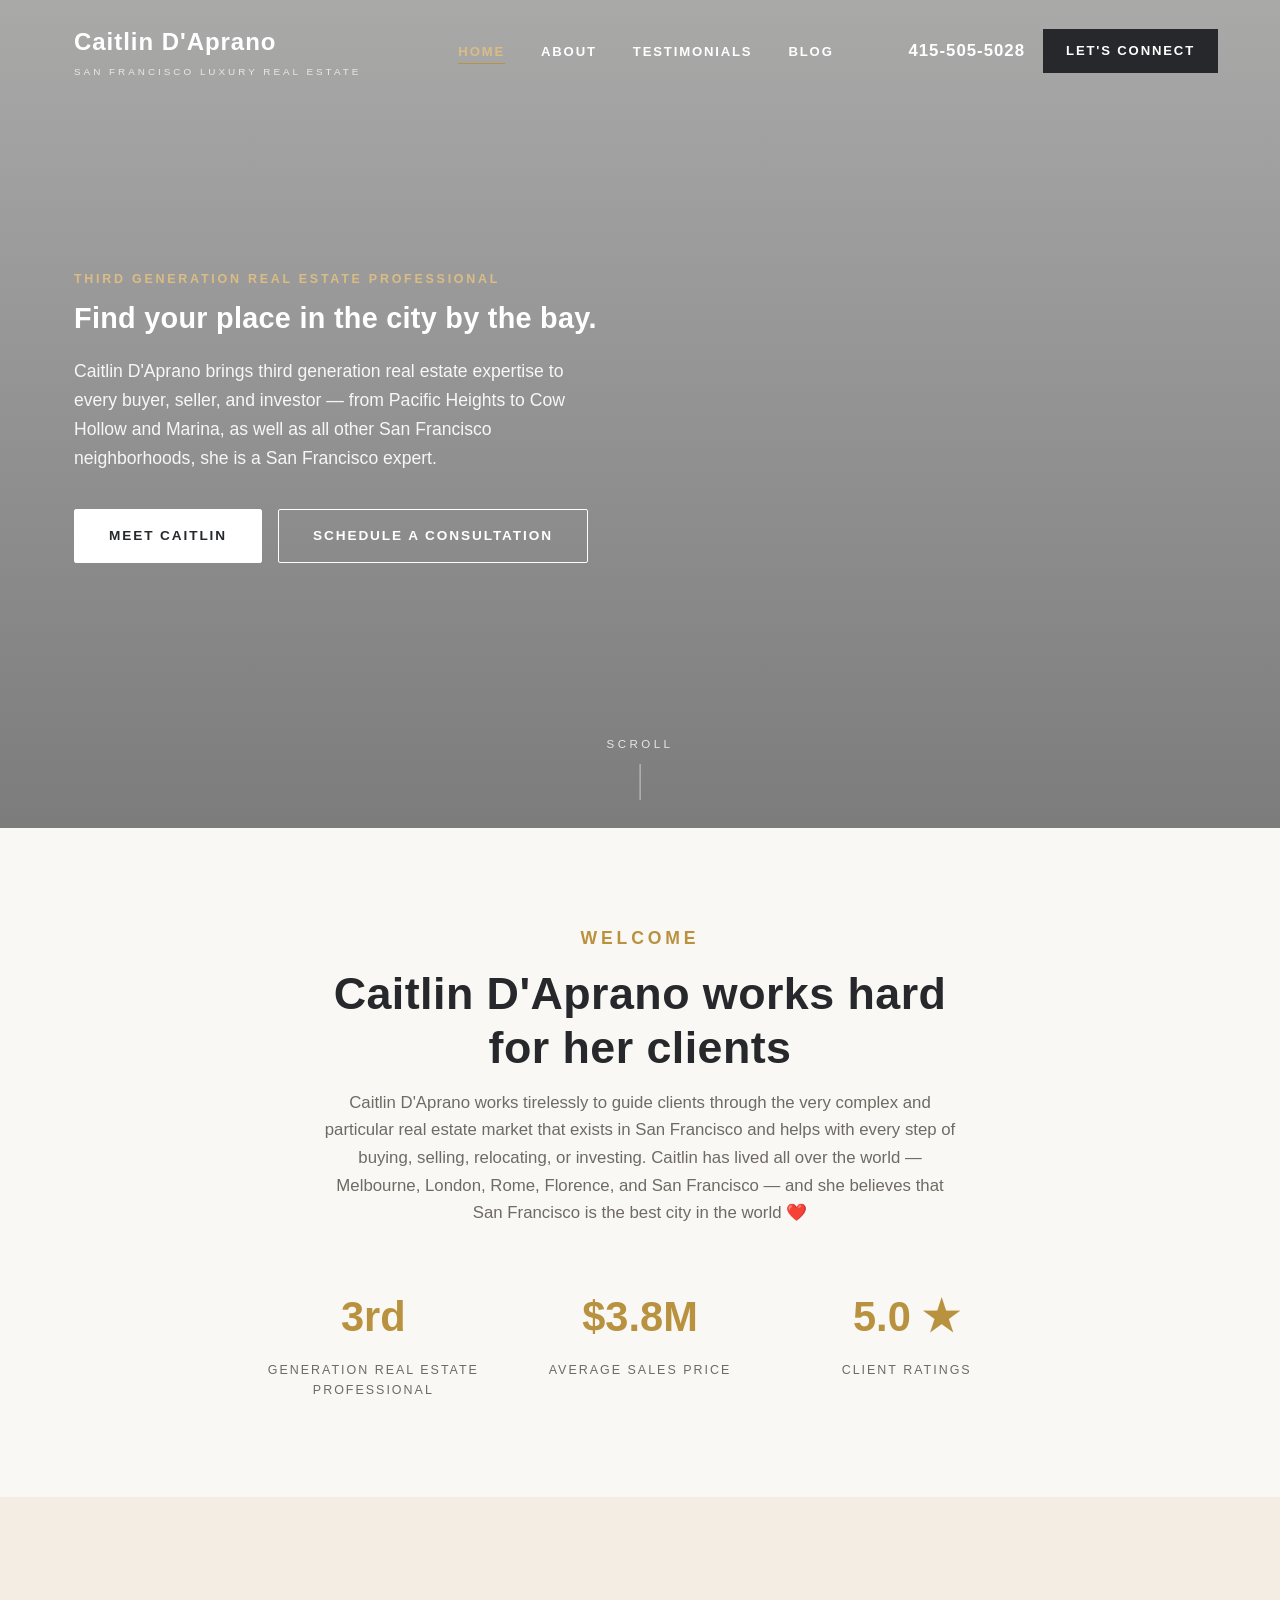
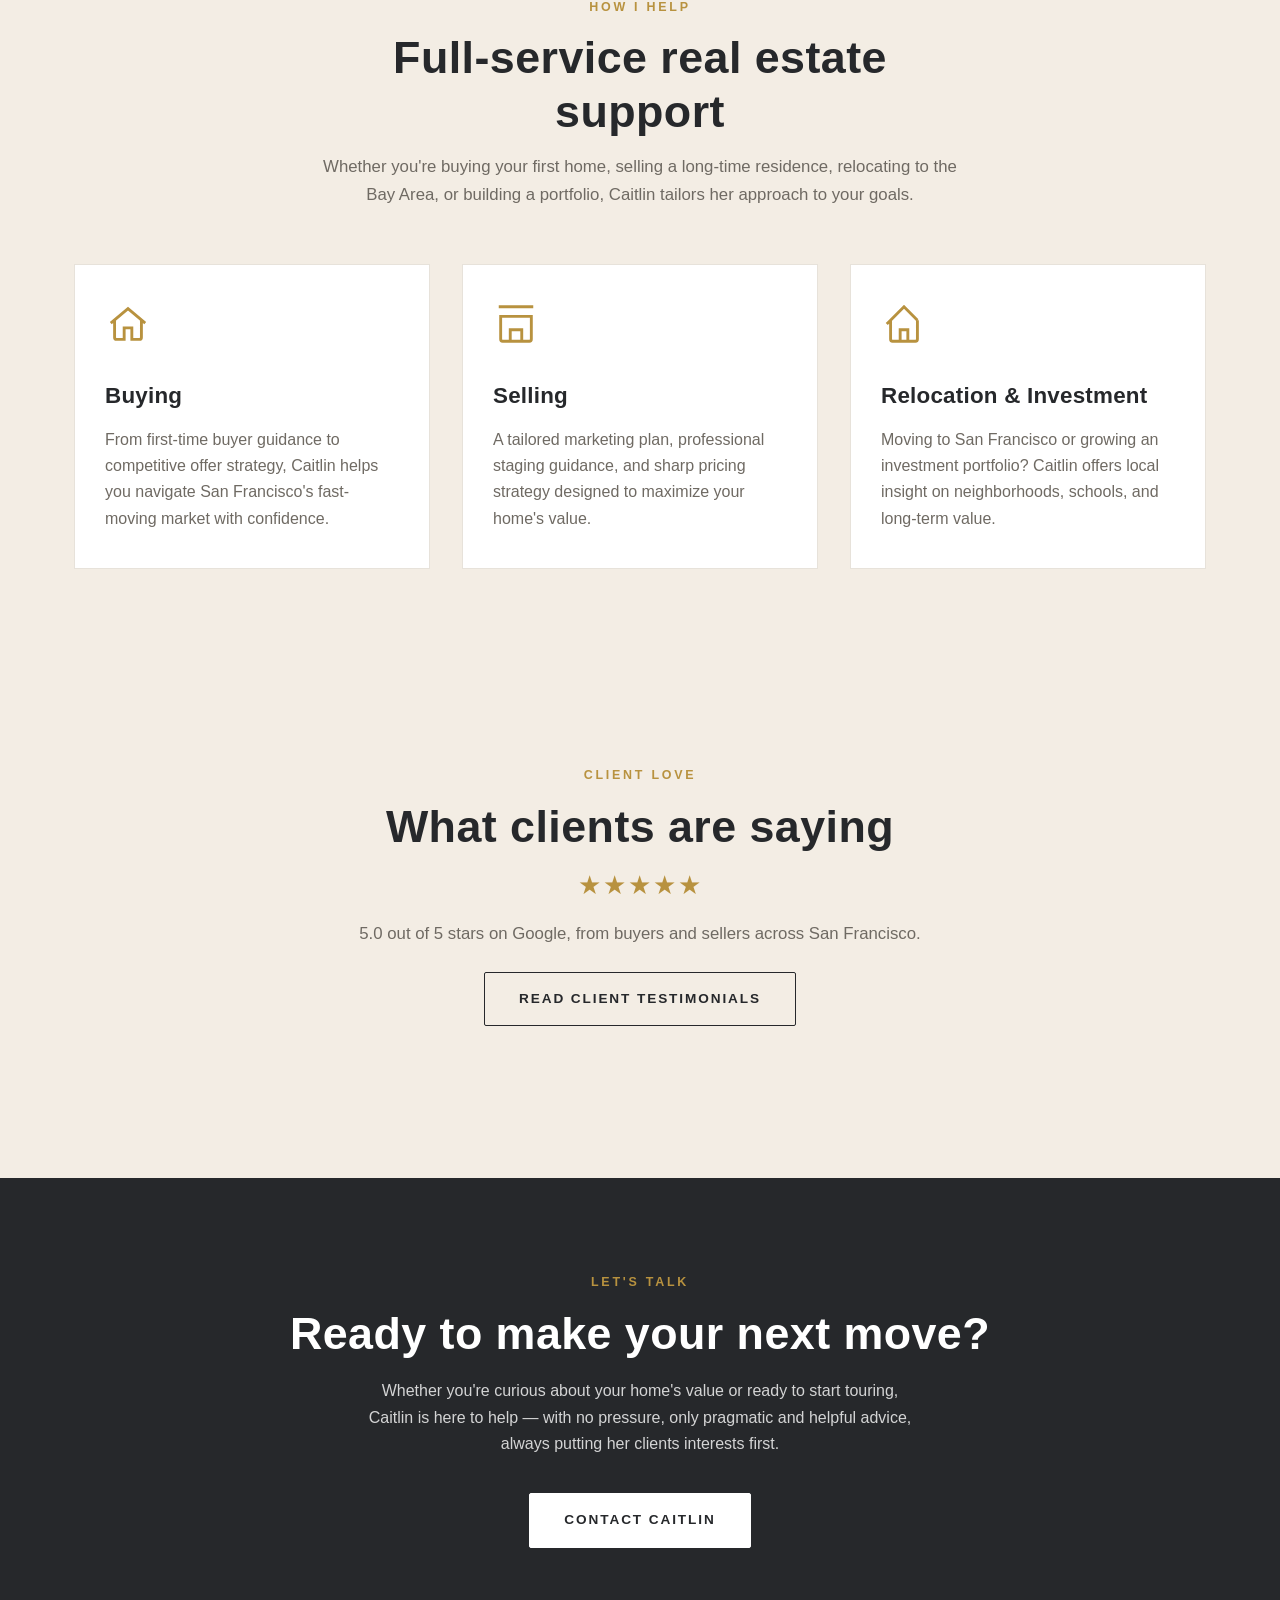
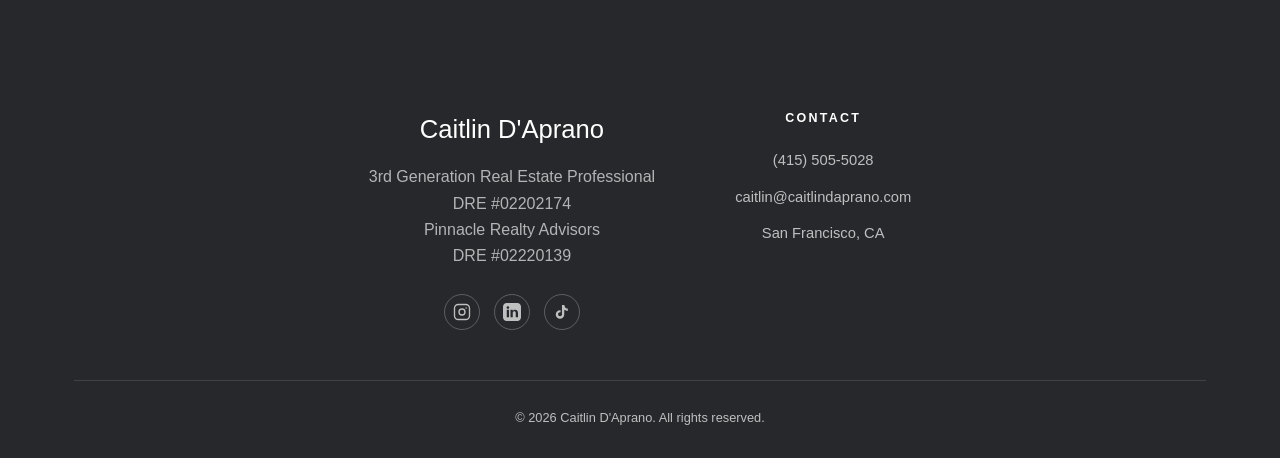
<file: index.html>
<!DOCTYPE html>
<html lang="en">
<head>
  <meta charset="UTF-8" />
  <meta name="viewport" content="width=device-width, initial-scale=1.0" />
  <title>Caitlin D'Aprano | Luxury San Francisco Real Estate</title>
  <meta name="description" content="Caitlin D'Aprano, San Francisco luxury real estate agent specializing in properties $3M–$6M+ in Pacific Heights, Marina, Cow Hollow and all SF neighborhoods." />
  <meta name="msvalidate.01" content="6442031F5E689BA8A75CCF3A1C07E7A6" />
  <link rel="icon" type="image/x-icon" href="favicon.ico" />
  <link rel="icon" type="image/png" sizes="32x32" href="favicon-32x32.png" />
  <link rel="icon" type="image/png" sizes="16x16" href="favicon-16x16.png" />
  <link rel="apple-touch-icon" sizes="512x512" href="apple-touch-icon.png" />
  <link rel="canonical" href="https://www.caitlindaprano.com/" />
  <link rel="stylesheet" href="css/style.css" />
  <script type="application/ld+json">
{
  "@context": "https://schema.org",
  "@type": ["Person", "RealEstateAgent"],
  "name": "Caitlin D'Aprano",
  "jobTitle": "Real Estate Agent",
  "description": "Third generation San Francisco luxury real estate agent specialising in $3M–$6M+ properties across Pacific Heights, Marina, Cow Hollow, Presidio Heights and all SF neighborhoods.",
  "priceRange": "$3,000,000 - $6,000,000+",
  "keywords": "San Francisco luxury real estate, luxury homes San Francisco, $3M homes San Francisco, $6M homes San Francisco, Pacific Heights real estate, Marina real estate, Cow Hollow real estate, San Francisco real estate agent",
  "telephone": "+14155055028",
  "email": "caitlin@caitlindaprano.com",
  "url": "https://www.caitlindaprano.com",
  "image": "https://www.caitlindaprano.com/images/caitlin-portrait-web.jpg",
  "address": {
    "@type": "PostalAddress",
    "addressLocality": "San Francisco",
    "addressRegion": "CA",
    "addressCountry": "US"
  },
  "worksFor": {
    "@type": "Organization",
    "name": "Pinnacle Realty Advisors"
  },
  "areaServed": {
    "@type": "City",
    "name": "San Francisco"
  },
  "sameAs": [
    "https://www.instagram.com/caitlindaprano/",
    "https://www.linkedin.com/in/caitlindaprano/",
    "https://www.tiktok.com/@caitlindaprano",
    "https://share.google/VSUgYbl4f97KKXmap"
  ]
}
</script>
</head>
<body>

  <!-- Header -->
  <header class="site-header light-text">
    <nav class="nav">
      <a href="/" class="logo">Caitlin D'Aprano<small>San Francisco Luxury Real Estate</small></a>
      <ul class="nav-links">
        <li><a href="/" class="active">Home</a></li>
        <li><a href="about.html">About</a></li>
        <li><a href="testimonials.html">Testimonials</a></li>
        <li><a href="blog/index.html">Blog</a></li>
      </ul>
      <div class="nav-cta">
        <a href="tel:+14155055028" class="nav-phone">415-505-5028</a>
        <a href="contact.html" class="nav-cta-btn">LET'S CONNECT</a>
        <button class="nav-toggle" aria-label="Toggle navigation">
          <span></span><span></span><span></span>
        </button>
      </div>
    </nav>
  </header>

  <!-- Hero -->
  <section class="hero" style="background-image: url('https://images.unsplash.com/photo-1744142211084-7731fae94e9f?auto=format&fit=crop&w=1920&q=80');">
    <div class="hero-content">
      <span class="eyebrow">Third generation real estate professional</span>
      <h1 style="font-size:1.8rem;">Find your place in the city by the bay.</h1>
      <p>Caitlin D'Aprano brings third generation real estate expertise to every buyer, seller, and investor — from Pacific Heights to Cow Hollow and Marina, as well as all other San Francisco neighborhoods, she is a San Francisco expert.</p>
      <div class="hero-actions">
        <a href="about.html" class="btn btn-light">Meet Caitlin</a>
        <a href="contact.html" class="btn btn-outline" style="border-color:#fff; color:#fff;">Schedule a Consultation</a>
      </div>
    </div>
    <div class="hero-scroll-cue">Scroll</div>
  </section>

  <!-- Intro / Stats -->
  <section>
    <div class="container">
      <div class="section-intro">
        <span class="eyebrow" style="font-size:1.1rem;">Welcome</span>
        <h2>Caitlin D'Aprano works hard for her clients</h2>
        <p>Caitlin D'Aprano works tirelessly to guide clients through the very complex and particular real estate market that exists in San Francisco and helps with every step of buying, selling, relocating, or investing. Caitlin has lived all over the world — Melbourne, London, Rome, Florence, and San Francisco — and she believes that San Francisco is the best city in the world ❤️</p>
      </div>
      <div class="stats">
        <div>
          <div class="stat-number">3rd</div>
          <div class="stat-label">Generation Real Estate Professional</div>
        </div>
        <div>
          <div class="stat-number">$3.8M</div>
          <div class="stat-label">Average Sales Price</div>
        </div>
        <div>
          <div class="stat-number">5.0 ★</div>
          <div class="stat-label">Client Ratings</div>
        </div>
      </div>
    </div>
  </section>

  <!-- Services -->
  <section class="section-alt">
    <div class="container">
      <div class="section-intro">
        <span class="eyebrow">How I Help</span>
        <h2>Full-service real estate support</h2>
        <p>Whether you're buying your first home, selling a long-time residence, relocating to the Bay Area, or building a portfolio, Caitlin tailors her approach to your goals.</p>
      </div>
      <div class="grid-3">
        <div class="card">
          <svg class="icon" viewBox="0 0 24 24" fill="none" stroke="currentColor" stroke-width="1.5"><path d="M3 11.5L12 4l9 7.5M5 10v9a1 1 0 001 1h4v-6h4v6h4a1 1 0 001-1v-9"/></svg>
          <h3>Buying</h3>
          <p style="margin-top:12px; color:var(--color-muted);">From first-time buyer guidance to competitive offer strategy, Caitlin helps you navigate San Francisco's fast-moving market with confidence.</p>
        </div>
        <div class="card">
          <svg class="icon" viewBox="0 0 24 24" fill="none" stroke="currentColor" stroke-width="1.5"><path d="M3 3h18M4 8h16v12a1 1 0 01-1 1H5a1 1 0 01-1-1V8zM9 21v-6h6v6"/></svg>
          <h3>Selling</h3>
          <p style="margin-top:12px; color:var(--color-muted);">A tailored marketing plan, professional staging guidance, and sharp pricing strategy designed to maximize your home's value.</p>
        </div>
        <div class="card">
          <svg class="icon" viewBox="0 0 24 24" fill="none" stroke="currentColor" stroke-width="1.5"><path d="M3 12l2-2m0 0l7-7 7 7M5 10v10a1 1 0 001 1h4v-6h4v6h4a1 1 0 001-1V10M9 21h6"/></svg>
          <h3>Relocation &amp; Investment</h3>
          <p style="margin-top:12px; color:var(--color-muted);">Moving to San Francisco or growing an investment portfolio? Caitlin offers local insight on neighborhoods, schools, and long-term value.</p>
        </div>
      </div>
    </div>
  </section>

  <!-- Featured neighborhoods -->
  <!-- Testimonial preview -->
  <section class="section-alt">
    <div class="container">
      <div class="section-intro">
        <span class="eyebrow">Client Love</span>
        <h2>What clients are saying</h2>
        <div class="review-stars" style="font-size:1.6rem; margin-top:10px;">★★★★★</div>
        <p>5.0 out of 5 stars on Google, from buyers and sellers across San Francisco.</p>
        <div style="margin-top:24px;">
          <a href="testimonials.html" class="btn btn-outline">Read Client Testimonials</a>
        </div>
      </div>
    </div>
  </section>

  <!-- CTA -->
  <section class="cta-band">
    <div class="container">
      <span class="eyebrow">Let's Talk</span>
      <h2>Ready to make your next move?</h2>
      <p>Whether you're curious about your home's value or ready to start touring, Caitlin is here to help — with no pressure, only pragmatic and helpful advice, always putting her clients interests first.</p>
      <a href="contact.html" class="btn btn-light">Contact Caitlin</a>
    </div>
  </section>

  <!-- Footer -->
  <footer class="site-footer">
    <div class="container">
      <div class="footer-grid">
        <div>
          <div class="footer-logo">Caitlin D'Aprano</div>
          <p style="max-width: 320px; color: rgba(255,255,255,0.65);">3rd Generation Real Estate Professional</p>
          <p style="max-width: 320px; color: rgba(255,255,255,0.65);">DRE #02202174</p>
          <p style="max-width: 320px; color: rgba(255,255,255,0.65);">Pinnacle Realty Advisors</p>
          <p style="max-width: 320px; color: rgba(255,255,255,0.65);"><a href="https://www2.dre.ca.gov/publicasp/pplinfo.asp?License_id=02220139" target="_blank" rel="noopener" style="color: rgba(255,255,255,0.65);">DRE #02220139</a></p>
          <div class="social-links" style="margin-top:24px;">
            <a href="https://www.instagram.com/caitlindaprano/" aria-label="Instagram" target="_blank" rel="noopener"><svg viewBox="0 0 24 24" width="18" height="18" fill="none" stroke="currentColor" stroke-width="1.8"><rect x="2" y="2" width="20" height="20" rx="5"/><circle cx="12" cy="12" r="4"/><circle cx="17.5" cy="6.5" r="1" fill="currentColor" stroke="none"/></svg></a>
            <a href="https://www.linkedin.com/in/caitlindaprano/" aria-label="LinkedIn" target="_blank" rel="noopener"><svg viewBox="0 0 24 24" width="18" height="18" fill="currentColor"><path d="M19 0H5C2.24 0 0 2.24 0 5v14c0 2.76 2.24 5 5 5h14c2.76 0 5-2.24 5-5V5c0-2.76-2.24-5-5-5zM8 19H5V9h3v10zM6.5 7.7C5.5 7.7 4.75 6.9 4.75 5.95S5.5 4.2 6.5 4.2s1.75.8 1.75 1.75S7.5 7.7 6.5 7.7zM20 19h-3v-5.6c0-3.37-4-3.11-4 0V19h-3V9h3v1.77c1.4-2.6 7-2.78 7 2.48V19z"/></svg></a>
            <a href="https://www.tiktok.com/@caitlindaprano" aria-label="TikTok" target="_blank" rel="noopener"><svg viewBox="0 0 24 24" width="18" height="18" fill="currentColor"><path d="M16.6 5.82c-.9-.8-1.46-1.92-1.56-3.16h-3.09v12.4c0 1.43-1.16 2.6-2.6 2.6-1.43 0-2.6-1.17-2.6-2.6 0-1.72 1.66-3.01 3.37-2.48V9.66c-3.45-.46-6.47 2.22-6.47 5.64 0 3.33 2.76 5.7 5.69 5.7 3.14 0 5.69-2.55 5.69-5.7V9.01c1.34.97 2.97 1.5 4.69 1.5V7.46c-1.06 0-2.07-.34-2.92-.95-.4-.27-.79-.6-1.2-.69z"/></svg></a>
          </div>
        </div>
        <div>
          <h4>Contact</h4>
          <ul>
            <li>(415) 505-5028</li>
            <li>caitlin@caitlindaprano.com</li>
            <li>San Francisco, CA</li>
          </ul>
        </div>
      </div>
      <div class="footer-bottom">
        <div>© <span class="current-year"></span> Caitlin D'Aprano. All rights reserved.</div>
      </div>
    </div>
  </footer>

  <script src="js/script.js"></script>
</body>
</html>
</file>
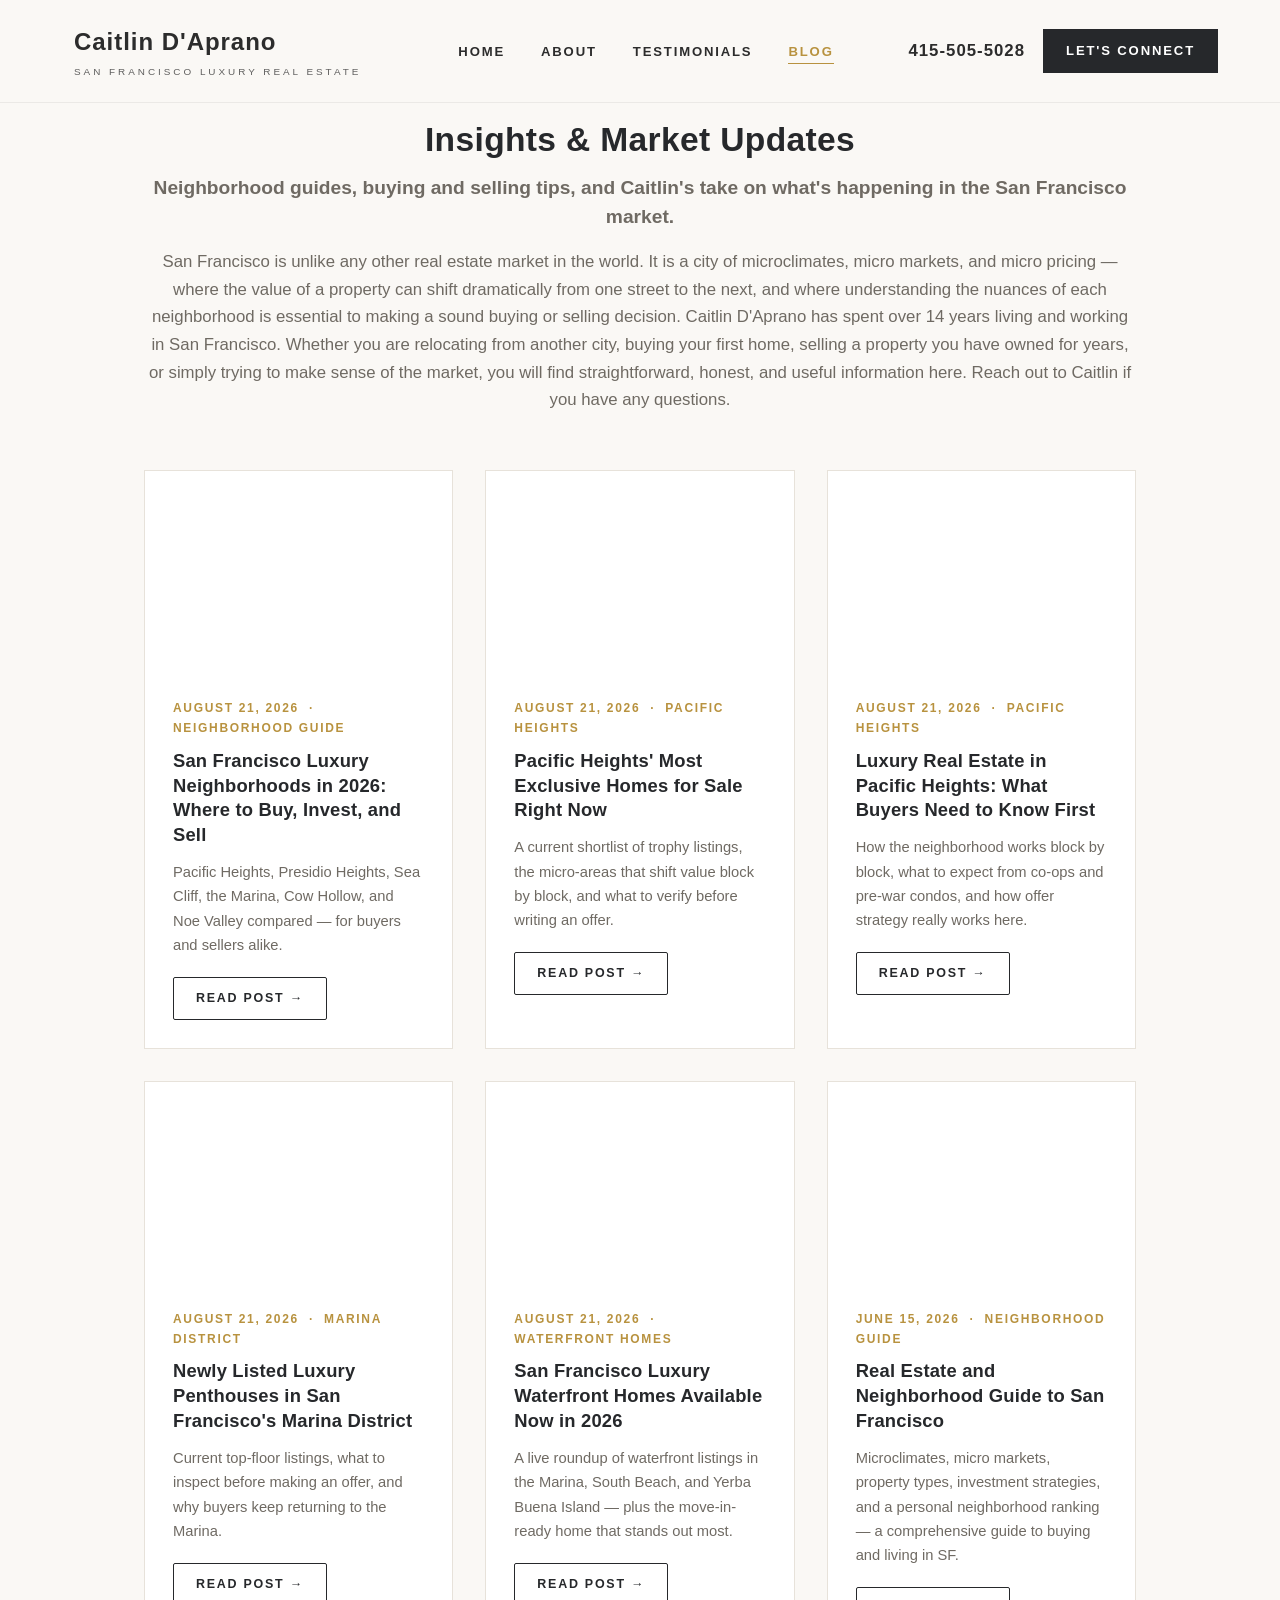
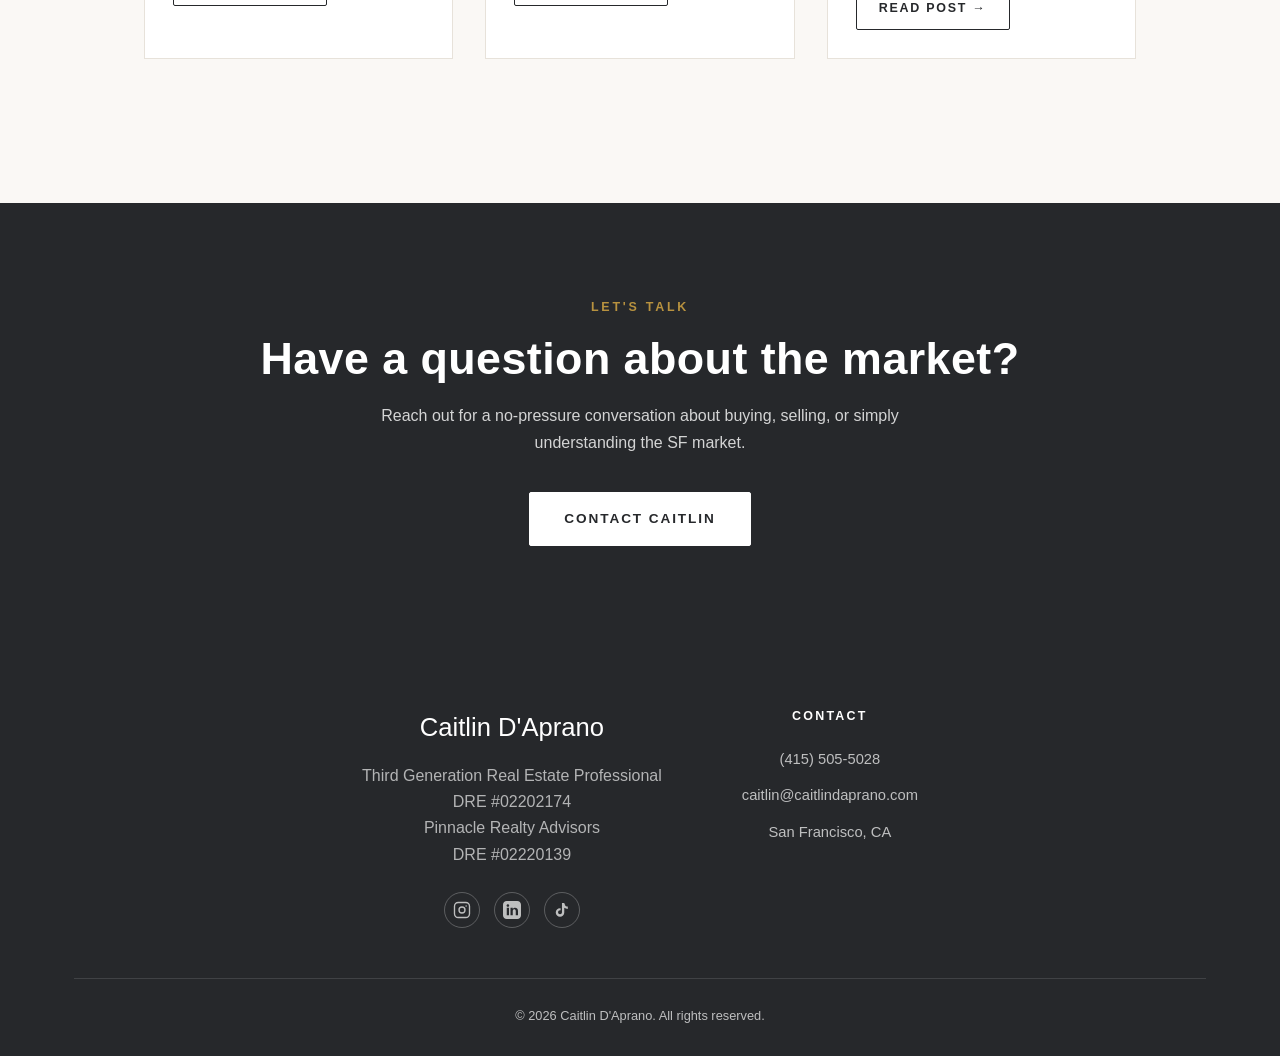
<file: blog/index.html>
<!DOCTYPE html>
<html lang="en">
<head>
  <meta charset="UTF-8" />
  <meta name="viewport" content="width=device-width, initial-scale=1.0" />
  <title>Blog | Caitlin D'Aprano | San Francisco Real Estate</title>
  <meta name="description" content="San Francisco luxury real estate insights, neighborhood guides, and market updates from third-generation agent Caitlin D'Aprano." />
  <link rel="icon" type="image/x-icon" href="../favicon.ico" />
  <link rel="icon" type="image/png" sizes="32x32" href="../favicon-32x32.png" />
  <link rel="icon" type="image/png" sizes="16x16" href="../favicon-16x16.png" />
  <link rel="apple-touch-icon" sizes="512x512" href="../apple-touch-icon.png" />
  <link rel="canonical" href="https://www.caitlindaprano.com/blog/" />
  <link rel="stylesheet" href="../css/style.css" />
  <script type="application/ld+json">
{
  "@context": "https://schema.org",
  "@type": "Blog",
  "name": "Caitlin D'Aprano — San Francisco Real Estate Blog",
  "description": "Neighborhood guides, buying and selling tips, and market updates from San Francisco real estate agent Caitlin D'Aprano.",
  "url": "https://www.caitlindaprano.com/blog/",
  "author": {
    "@type": "Person",
    "name": "Caitlin D'Aprano"
  }
}
</script>
</head>
<body>

  <!-- Header -->
  <header class="site-header solid">
    <nav class="nav">
      <a href="/" class="logo">Caitlin D'Aprano<small>San Francisco Luxury Real Estate</small></a>
      <ul class="nav-links">
        <li><a href="/">Home</a></li>
        <li><a href="../about.html">About</a></li>
        <li><a href="../testimonials.html">Testimonials</a></li>
        <li><a href="index.html" class="active">Blog</a></li>
      </ul>
      <div class="nav-cta">
        <a href="tel:+14155055028" class="nav-phone">415-505-5028</a>
        <a href="../contact.html" class="nav-cta-btn">LET'S CONNECT</a>
        <button class="nav-toggle" aria-label="Toggle navigation">
          <span></span><span></span><span></span>
        </button>
      </div>
    </nav>
  </header>

  <!-- Page heading -->
  <section style="padding-top: 120px;">
    <div class="container" style="max-width:100%; width:100%; padding-left:144px; padding-right:144px;">
      <div class="section-intro" style="max-width:100%; width:100%;">
        <h1 style="font-size: clamp(1.6rem, 3vw, 2.1rem); line-height: 1.2;">Insights &amp; Market Updates</h1>
        <p style="max-width:100%; font-weight:700; font-size:1.2rem; line-height:1.5;">Neighborhood guides, buying and selling tips, and Caitlin's take on what's happening in the San Francisco market.</p>
        <p style="margin-top:16px; color:var(--color-muted); max-width:100%; width:100%;">San Francisco is unlike any other real estate market in the world. It is a city of microclimates, micro markets, and micro pricing — where the value of a property can shift dramatically from one street to the next, and where understanding the nuances of each neighborhood is essential to making a sound buying or selling decision. Caitlin D'Aprano has spent over 14 years living and working in San Francisco. Whether you are relocating from another city, buying your first home, selling a property you have owned for years, or simply trying to make sense of the market, you will find straightforward, honest, and useful information here. Reach out to Caitlin if you have any questions.</p>
      </div>

      <!-- Blog post list — add a post card here for each new post you publish -->
      <div class="grid-3" style="margin-top: 48px;">

        <!-- POST CARD -->
        <article class="card" style="padding: 0; overflow: hidden;">
          <div style="height: 200px; background: url('https://images.unsplash.com/photo-1691463397696-e3b1e99d3113?auto=format&fit=crop&w=800&q=80') center/cover;"></div>
          <div style="padding: 28px;">
            <p style="font-size:0.75rem; letter-spacing:0.14em; text-transform:uppercase; color:var(--color-gold); font-weight:600; margin-bottom:10px;">August 21, 2026 &nbsp;·&nbsp; Neighborhood Guide</p>
            <h3 style="font-size:1.15rem; line-height:1.35;">San Francisco Luxury Neighborhoods in 2026: Where to Buy, Invest, and Sell</h3>
            <p style="margin-top:12px; color:var(--color-muted); font-size:0.92rem;">Pacific Heights, Presidio Heights, Sea Cliff, the Marina, Cow Hollow, and Noe Valley compared — for buyers and sellers alike.</p>
            <a href="san-francisco-luxury-neighborhoods-2026.html" class="btn btn-outline" style="margin-top:20px; padding:10px 22px; font-size:0.78rem;">Read Post →</a>
          </div>
        </article>
        <!-- END POST CARD -->

        <!-- POST CARD -->
        <article class="card" style="padding: 0; overflow: hidden;">
          <div style="height: 200px; background: url('https://images.unsplash.com/photo-1678566750893-29e316ea1120?auto=format&fit=crop&w=800&q=80') center/cover;"></div>
          <div style="padding: 28px;">
            <p style="font-size:0.75rem; letter-spacing:0.14em; text-transform:uppercase; color:var(--color-gold); font-weight:600; margin-bottom:10px;">August 21, 2026 &nbsp;·&nbsp; Pacific Heights</p>
            <h3 style="font-size:1.15rem; line-height:1.35;">Pacific Heights' Most Exclusive Homes for Sale Right Now</h3>
            <p style="margin-top:12px; color:var(--color-muted); font-size:0.92rem;">A current shortlist of trophy listings, the micro-areas that shift value block by block, and what to verify before writing an offer.</p>
            <a href="pacific-heights-exclusive-homes-for-sale.html" class="btn btn-outline" style="margin-top:20px; padding:10px 22px; font-size:0.78rem;">Read Post →</a>
          </div>
        </article>
        <!-- END POST CARD -->

        <!-- POST CARD -->
        <article class="card" style="padding: 0; overflow: hidden;">
          <div style="height: 200px; background: url('https://images.unsplash.com/photo-1744142211084-7731fae94e9f?auto=format&fit=crop&w=800&q=80') center/cover;"></div>
          <div style="padding: 28px;">
            <p style="font-size:0.75rem; letter-spacing:0.14em; text-transform:uppercase; color:var(--color-gold); font-weight:600; margin-bottom:10px;">August 21, 2026 &nbsp;·&nbsp; Pacific Heights</p>
            <h3 style="font-size:1.15rem; line-height:1.35;">Luxury Real Estate in Pacific Heights: What Buyers Need to Know First</h3>
            <p style="margin-top:12px; color:var(--color-muted); font-size:0.92rem;">How the neighborhood works block by block, what to expect from co-ops and pre-war condos, and how offer strategy really works here.</p>
            <a href="pacific-heights-luxury-real-estate.html" class="btn btn-outline" style="margin-top:20px; padding:10px 22px; font-size:0.78rem;">Read Post →</a>
          </div>
        </article>
        <!-- END POST CARD -->

        <!-- POST CARD -->
        <article class="card" style="padding: 0; overflow: hidden;">
          <div style="height: 200px; background: url('https://cgowwqnpimvlfdjqtome.supabase.co/storage/v1/object/public/core-public/articles/567e55d1-7f71-444e-b303-7a7423e86413/hero/0404b304-e68f-4267-9c41-18b29419071c.webp') center/cover;"></div>
          <div style="padding: 28px;">
            <p style="font-size:0.75rem; letter-spacing:0.14em; text-transform:uppercase; color:var(--color-gold); font-weight:600; margin-bottom:10px;">August 21, 2026 &nbsp;·&nbsp; Marina District</p>
            <h3 style="font-size:1.15rem; line-height:1.35;">Newly Listed Luxury Penthouses in San Francisco's Marina District</h3>
            <p style="margin-top:12px; color:var(--color-muted); font-size:0.92rem;">Current top-floor listings, what to inspect before making an offer, and why buyers keep returning to the Marina.</p>
            <a href="marina-district-luxury-penthouses.html" class="btn btn-outline" style="margin-top:20px; padding:10px 22px; font-size:0.78rem;">Read Post →</a>
          </div>
        </article>
        <!-- END POST CARD -->

        <!-- POST CARD -->
        <article class="card" style="padding: 0; overflow: hidden;">
          <div style="height: 200px; background: url('https://images.unsplash.com/photo-1762888513034-d34bbc17068a?auto=format&fit=crop&w=800&q=80') center/cover;"></div>
          <div style="padding: 28px;">
            <p style="font-size:0.75rem; letter-spacing:0.14em; text-transform:uppercase; color:var(--color-gold); font-weight:600; margin-bottom:10px;">August 21, 2026 &nbsp;·&nbsp; Waterfront Homes</p>
            <h3 style="font-size:1.15rem; line-height:1.35;">San Francisco Luxury Waterfront Homes Available Now in 2026</h3>
            <p style="margin-top:12px; color:var(--color-muted); font-size:0.92rem;">A live roundup of waterfront listings in the Marina, South Beach, and Yerba Buena Island — plus the move-in-ready home that stands out most.</p>
            <a href="san-francisco-waterfront-luxury-homes-2026.html" class="btn btn-outline" style="margin-top:20px; padding:10px 22px; font-size:0.78rem;">Read Post →</a>
          </div>
        </article>
        <!-- END POST CARD -->

        <!-- POST CARD -->
        <article class="card" style="padding: 0; overflow: hidden;">
          <div style="height: 200px; background: url('https://images.unsplash.com/photo-1527905876394-1e5115891cba?auto=format&fit=crop&w=800&q=80') center/cover;"></div>
          <div style="padding: 28px;">
            <p style="font-size:0.75rem; letter-spacing:0.14em; text-transform:uppercase; color:var(--color-gold); font-weight:600; margin-bottom:10px;">June 15, 2026 &nbsp;·&nbsp; Neighborhood Guide</p>
            <h3 style="font-size:1.15rem; line-height:1.35;">Real Estate and Neighborhood Guide to San Francisco</h3>
            <p style="margin-top:12px; color:var(--color-muted); font-size:0.92rem;">Microclimates, micro markets, property types, investment strategies, and a personal neighborhood ranking — a comprehensive guide to buying and living in SF.</p>
            <a href="sf-real-estate-neighborhood-guide.html" class="btn btn-outline" style="margin-top:20px; padding:10px 22px; font-size:0.78rem;">Read Post →</a>
          </div>
        </article>
        <!-- END POST CARD -->

        <!-- POST CARD TEMPLATE (copy & paste for each new post):

        <article class="card" style="padding: 0; overflow: hidden;">
          <div style="height: 200px; background: url('YOUR-IMAGE-URL') center/cover;"></div>
          <div style="padding: 28px;">
            <p style="font-size:0.75rem; letter-spacing:0.14em; text-transform:uppercase; color:var(--color-gold); font-weight:600; margin-bottom:10px;">Month DD, YYYY &nbsp;·&nbsp; Category</p>
            <h3 style="font-size:1.15rem; line-height:1.35;">Your Post Title</h3>
            <p style="margin-top:12px; color:var(--color-muted); font-size:0.92rem;">A short description of this post.</p>
            <a href="your-post-filename.html" class="btn btn-outline" style="margin-top:20px; padding:10px 22px; font-size:0.78rem;">Read Post →</a>
          </div>
        </article>

        -->

      </div>
    </div>
  </section>

  <!-- CTA -->
  <section class="cta-band" style="margin-top: 48px;">
    <div class="container">
      <span class="eyebrow">Let's Talk</span>
      <h2>Have a question about the market?</h2>
      <p>Reach out for a no-pressure conversation about buying, selling, or simply understanding the SF market.</p>
      <a href="../contact.html" class="btn btn-light">Contact Caitlin</a>
    </div>
  </section>

  <!-- Footer -->
  <footer class="site-footer">
    <div class="container">
      <div class="footer-grid">
        <div>
          <div class="footer-logo">Caitlin D'Aprano</div>
          <p style="max-width: 320px; color: rgba(255,255,255,0.65);">Third Generation Real Estate Professional</p>
          <p style="max-width: 320px; color: rgba(255,255,255,0.65);">DRE #02202174</p>
          <p style="max-width: 320px; color: rgba(255,255,255,0.65);">Pinnacle Realty Advisors</p>
          <p style="max-width: 320px; color: rgba(255,255,255,0.65);"><a href="https://www2.dre.ca.gov/publicasp/pplinfo.asp?License_id=02220139" target="_blank" rel="noopener" style="color: rgba(255,255,255,0.65);">DRE #02220139</a></p>
          <div class="social-links" style="margin-top:24px;">
            <a href="https://www.instagram.com/caitlindaprano/" aria-label="Instagram" target="_blank" rel="noopener"><svg viewBox="0 0 24 24" width="18" height="18" fill="none" stroke="currentColor" stroke-width="1.8"><rect x="2" y="2" width="20" height="20" rx="5"/><circle cx="12" cy="12" r="4"/><circle cx="17.5" cy="6.5" r="1" fill="currentColor" stroke="none"/></svg></a>
            <a href="https://www.linkedin.com/in/caitlindaprano/" aria-label="LinkedIn" target="_blank" rel="noopener"><svg viewBox="0 0 24 24" width="18" height="18" fill="currentColor"><path d="M19 0H5C2.24 0 0 2.24 0 5v14c0 2.76 2.24 5 5 5h14c2.76 0 5-2.24 5-5V5c0-2.76-2.24-5-5-5zM8 19H5V9h3v10zM6.5 7.7C5.5 7.7 4.75 6.9 4.75 5.95S5.5 4.2 6.5 4.2s1.75.8 1.75 1.75S7.5 7.7 6.5 7.7zM20 19h-3v-5.6c0-3.37-4-3.11-4 0V19h-3V9h3v1.77c1.4-2.6 7-2.78 7 2.48V19z"/></svg></a>
            <a href="https://www.tiktok.com/@caitlindaprano" aria-label="TikTok" target="_blank" rel="noopener"><svg viewBox="0 0 24 24" width="18" height="18" fill="currentColor"><path d="M16.6 5.82c-.9-.8-1.46-1.92-1.56-3.16h-3.09v12.4c0 1.43-1.16 2.6-2.6 2.6-1.43 0-2.6-1.17-2.6-2.6 0-1.72 1.66-3.01 3.37-2.48V9.66c-3.45-.46-6.47 2.22-6.47 5.64 0 3.33 2.76 5.7 5.69 5.7 3.14 0 5.69-2.55 5.69-5.7V9.01c1.34.97 2.97 1.5 4.69 1.5V7.46c-1.06 0-2.07-.34-2.92-.95-.4-.27-.79-.6-1.2-.69z"/></svg></a>
          </div>
        </div>
        <div>
          <h4>Contact</h4>
          <ul>
            <li>(415) 505-5028</li>
            <li>caitlin@caitlindaprano.com</li>
            <li>San Francisco, CA</li>
          </ul>
        </div>
      </div>
      <div class="footer-bottom">
        <div>© <span class="current-year"></span> Caitlin D'Aprano. All rights reserved.</div>
      </div>
    </div>
  </footer>

  <script src="../js/script.js"></script>
</body>
</html>
</file>
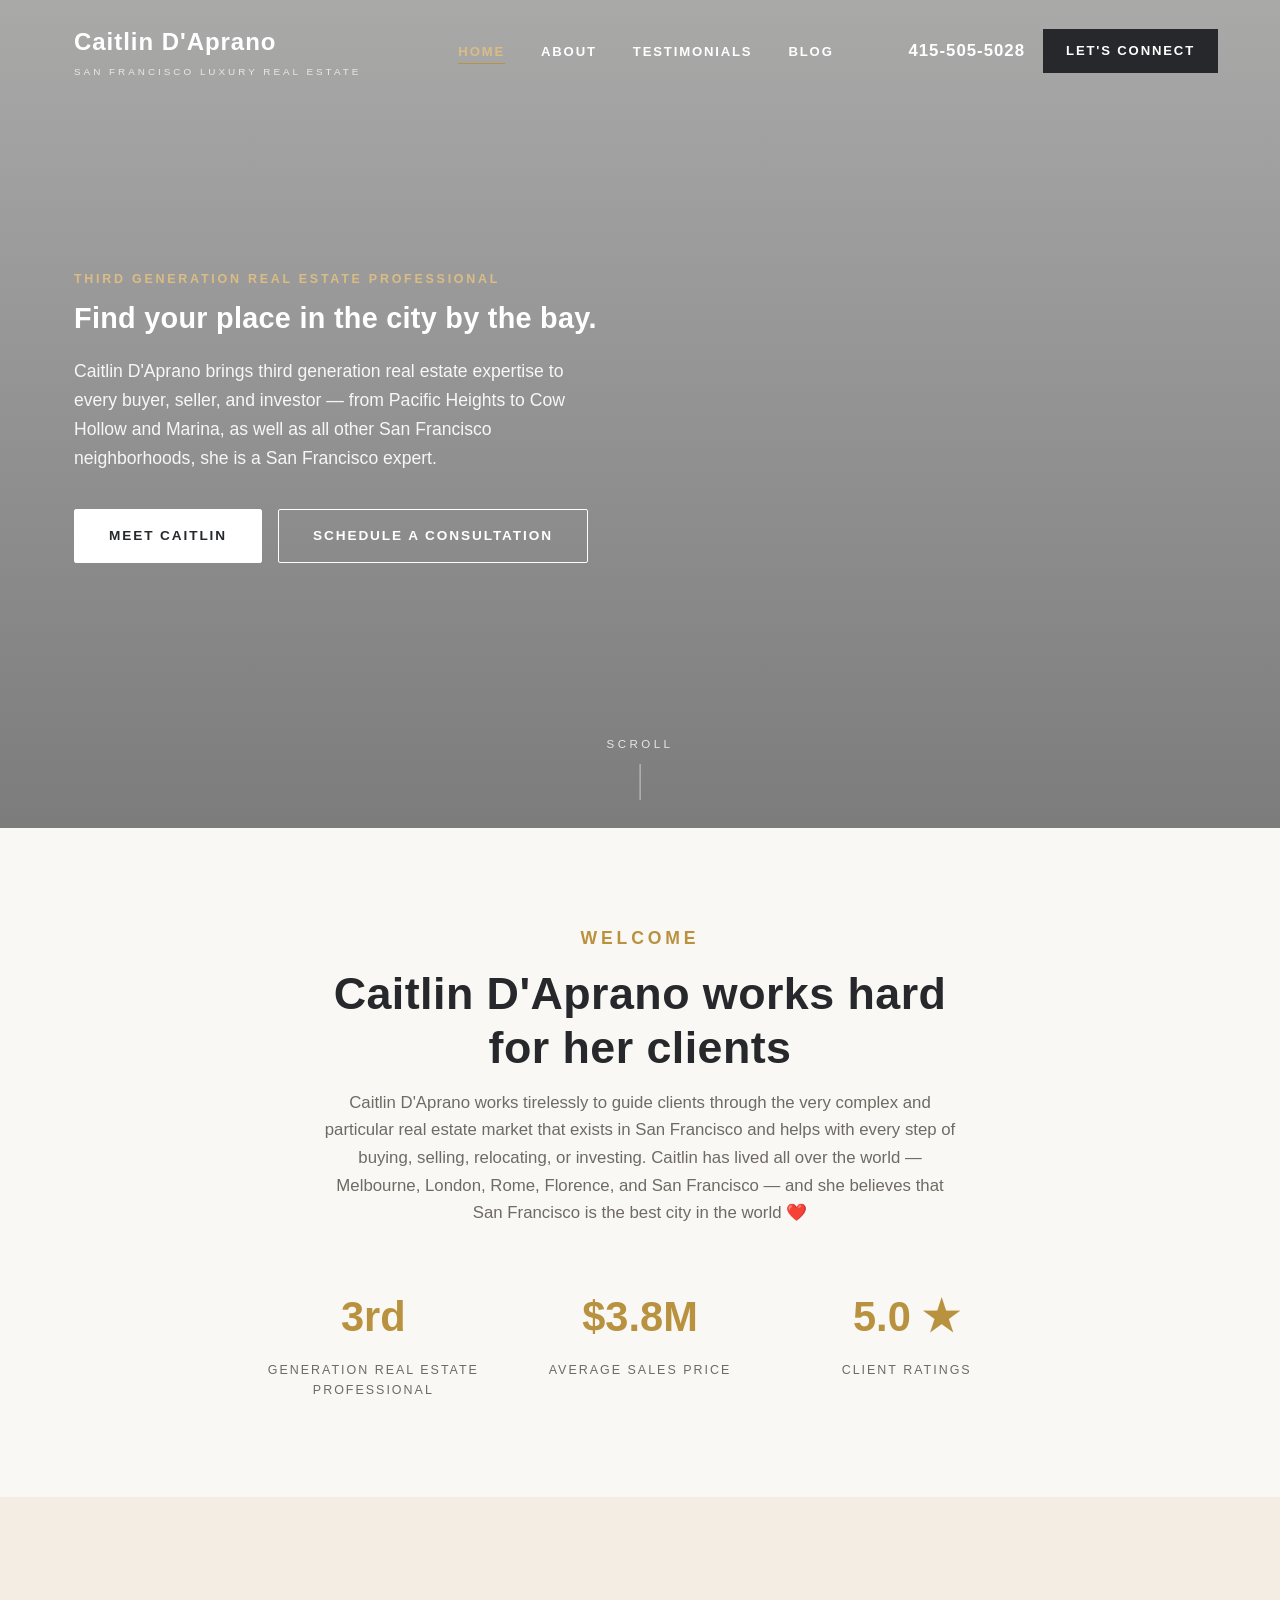
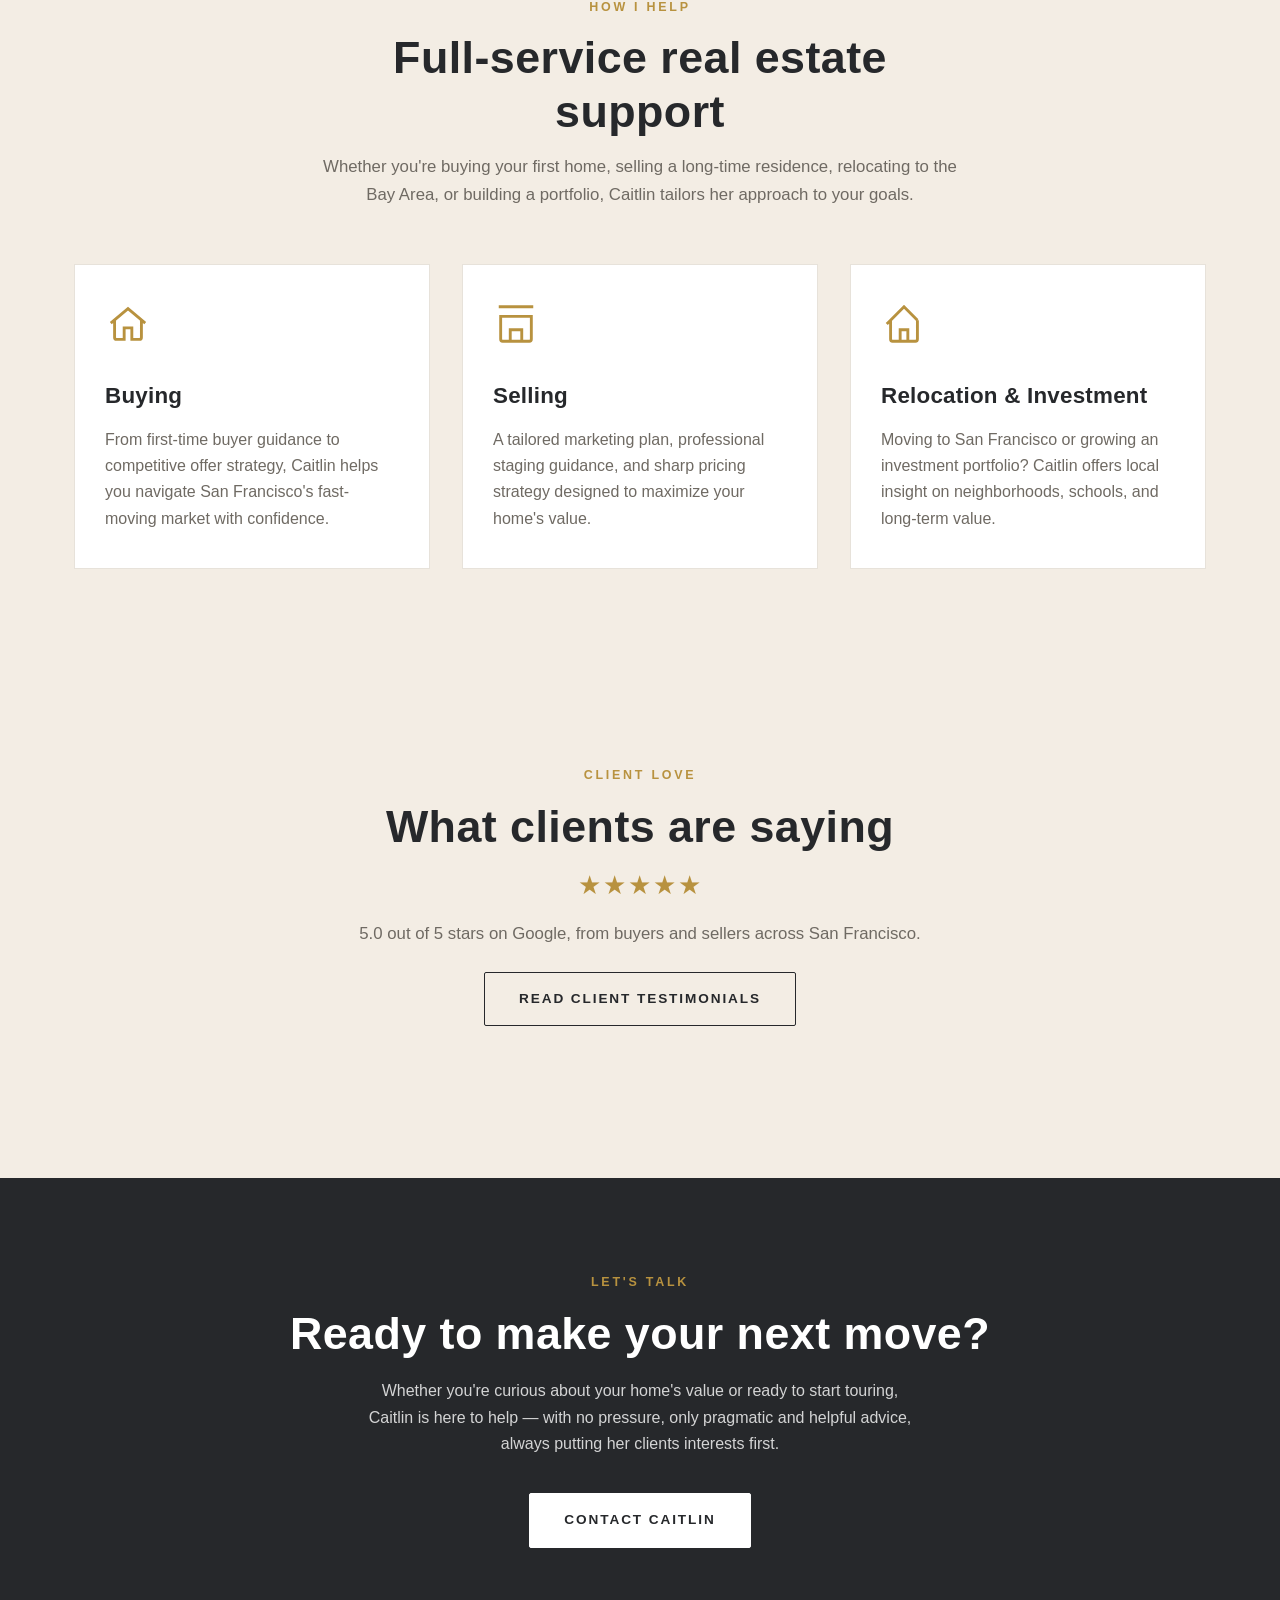
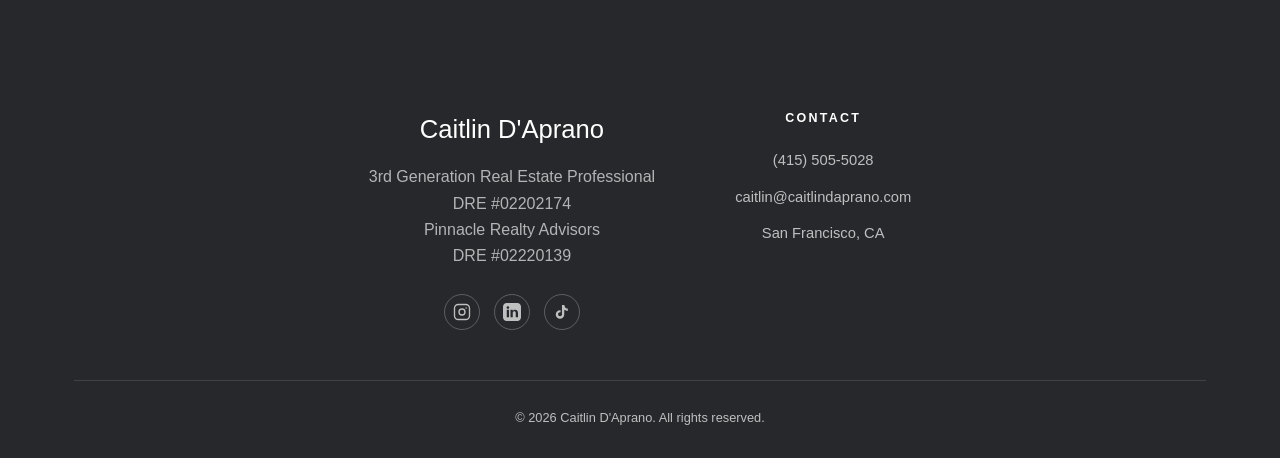
<file: Website/index.html>
<!DOCTYPE html>
<html lang="en">
<head>
  <meta charset="UTF-8" />
  <meta name="viewport" content="width=device-width, initial-scale=1.0" />
  <title>Caitlin D'Aprano | Luxury San Francisco Real Estate</title>
  <meta name="description" content="Caitlin D'Aprano, San Francisco luxury real estate agent specializing in properties $3M–$5M+ in Pacific Heights, Marina, Cow Hollow and all SF neighborhoods." />
  <meta name="msvalidate.01" content="6442031F5E689BA8A75CCF3A1C07E7A6" />
  <link rel="icon" type="image/x-icon" href="favicon.ico" />
  <link rel="icon" type="image/png" sizes="32x32" href="favicon-32x32.png" />
  <link rel="icon" type="image/png" sizes="16x16" href="favicon-16x16.png" />
  <link rel="apple-touch-icon" sizes="512x512" href="apple-touch-icon.png" />
  <link rel="canonical" href="https://www.caitlindaprano.com/" />
  <link rel="stylesheet" href="css/style.css" />
  <script type="application/ld+json">
{
  "@context": "https://schema.org",
  "@type": ["Person", "RealEstateAgent"],
  "name": "Caitlin D'Aprano",
  "jobTitle": "Real Estate Agent",
  "description": "Third generation San Francisco luxury real estate agent specialising in $3M–$5M+ properties across Pacific Heights, Marina, Cow Hollow, Presidio Heights and all SF neighborhoods.",
  "priceRange": "$3,000,000 - $5,000,000+",
  "keywords": "San Francisco luxury real estate, luxury homes San Francisco, $3M homes San Francisco, $5M homes San Francisco, Pacific Heights real estate, Marina real estate, Cow Hollow real estate, San Francisco real estate agent",
  "telephone": "+14155055028",
  "email": "caitlin@caitlindaprano.com",
  "url": "https://www.caitlindaprano.com",
  "image": "https://www.caitlindaprano.com/images/caitlin-portrait-web.jpg",
  "address": {
    "@type": "PostalAddress",
    "addressLocality": "San Francisco",
    "addressRegion": "CA",
    "addressCountry": "US"
  },
  "worksFor": {
    "@type": "Organization",
    "name": "Pinnacle Realty Advisors"
  },
  "areaServed": {
    "@type": "City",
    "name": "San Francisco"
  },
  "sameAs": [
    "https://www.instagram.com/caitlindaprano/",
    "https://www.linkedin.com/in/caitlindaprano/",
    "https://www.tiktok.com/@caitlindaprano",
    "https://share.google/VSUgYbl4f97KKXmap"
  ]
}
</script>
</head>
<body>

  <!-- Header -->
  <header class="site-header light-text">
    <nav class="nav">
      <a href="/" class="logo">Caitlin D'Aprano<small>San Francisco Luxury Real Estate</small></a>
      <ul class="nav-links">
        <li><a href="/" class="active">Home</a></li>
        <li><a href="about.html">About</a></li>
        <li><a href="testimonials.html">Testimonials</a></li>
        <li><a href="blog/index.html">Blog</a></li>
      </ul>
      <div class="nav-cta">
        <a href="tel:+14155055028" class="nav-phone">415-505-5028</a>
        <a href="contact.html" class="nav-cta-btn">LET'S CONNECT</a>
        <button class="nav-toggle" aria-label="Toggle navigation">
          <span></span><span></span><span></span>
        </button>
      </div>
    </nav>
  </header>

  <!-- Hero -->
  <section class="hero" style="background-image: url('https://images.unsplash.com/photo-1744142211084-7731fae94e9f?auto=format&fit=crop&w=1920&q=80');">
    <div class="hero-content">
      <span class="eyebrow">Third generation real estate professional</span>
      <h1 style="font-size:1.8rem;">Find your place in the city by the bay.</h1>
      <p>Caitlin D'Aprano brings third generation real estate expertise to every buyer, seller, and investor — from Pacific Heights to Cow Hollow and Marina, as well as all other San Francisco neighborhoods, she is a San Francisco expert.</p>
      <div class="hero-actions">
        <a href="about.html" class="btn btn-light">Meet Caitlin</a>
        <a href="contact.html" class="btn btn-outline" style="border-color:#fff; color:#fff;">Schedule a Consultation</a>
      </div>
    </div>
    <div class="hero-scroll-cue">Scroll</div>
  </section>

  <!-- Intro / Stats -->
  <section>
    <div class="container">
      <div class="section-intro">
        <span class="eyebrow" style="font-size:1.1rem;">Welcome</span>
        <h2>Caitlin D'Aprano works hard for her clients</h2>
        <p>Caitlin D'Aprano works tirelessly to guide clients through the very complex and particular real estate market that exists in San Francisco and helps with every step of buying, selling, relocating, or investing. Caitlin has lived all over the world — Melbourne, London, Rome, Florence, and San Francisco — and she believes that San Francisco is the best city in the world ❤️</p>
      </div>
      <div class="stats">
        <div>
          <div class="stat-number">3rd</div>
          <div class="stat-label">Generation Real Estate Professional</div>
        </div>
        <div>
          <div class="stat-number">$3.8M</div>
          <div class="stat-label">Average Sales Price</div>
        </div>
        <div>
          <div class="stat-number">5.0 ★</div>
          <div class="stat-label">Client Ratings</div>
        </div>
      </div>
    </div>
  </section>

  <!-- Services -->
  <section class="section-alt">
    <div class="container">
      <div class="section-intro">
        <span class="eyebrow">How I Help</span>
        <h2>Full-service real estate support</h2>
        <p>Whether you're buying your first home, selling a long-time residence, relocating to the Bay Area, or building a portfolio, Caitlin tailors her approach to your goals.</p>
      </div>
      <div class="grid-3">
        <div class="card">
          <svg class="icon" viewBox="0 0 24 24" fill="none" stroke="currentColor" stroke-width="1.5"><path d="M3 11.5L12 4l9 7.5M5 10v9a1 1 0 001 1h4v-6h4v6h4a1 1 0 001-1v-9"/></svg>
          <h3>Buying</h3>
          <p style="margin-top:12px; color:var(--color-muted);">From first-time buyer guidance to competitive offer strategy, Caitlin helps you navigate San Francisco's fast-moving market with confidence.</p>
        </div>
        <div class="card">
          <svg class="icon" viewBox="0 0 24 24" fill="none" stroke="currentColor" stroke-width="1.5"><path d="M3 3h18M4 8h16v12a1 1 0 01-1 1H5a1 1 0 01-1-1V8zM9 21v-6h6v6"/></svg>
          <h3>Selling</h3>
          <p style="margin-top:12px; color:var(--color-muted);">A tailored marketing plan, professional staging guidance, and sharp pricing strategy designed to maximize your home's value.</p>
        </div>
        <div class="card">
          <svg class="icon" viewBox="0 0 24 24" fill="none" stroke="currentColor" stroke-width="1.5"><path d="M3 12l2-2m0 0l7-7 7 7M5 10v10a1 1 0 001 1h4v-6h4v6h4a1 1 0 001-1V10M9 21h6"/></svg>
          <h3>Relocation &amp; Investment</h3>
          <p style="margin-top:12px; color:var(--color-muted);">Moving to San Francisco or growing an investment portfolio? Caitlin offers local insight on neighborhoods, schools, and long-term value.</p>
        </div>
      </div>
    </div>
  </section>

  <!-- Featured neighborhoods -->
  <!-- Testimonial preview -->
  <section class="section-alt">
    <div class="container">
      <div class="section-intro">
        <span class="eyebrow">Client Love</span>
        <h2>What clients are saying</h2>
        <div class="review-stars" style="font-size:1.6rem; margin-top:10px;">★★★★★</div>
        <p>5.0 out of 5 stars on Google, from buyers and sellers across San Francisco.</p>
        <div style="margin-top:24px;">
          <a href="testimonials.html" class="btn btn-outline">Read Client Testimonials</a>
        </div>
      </div>
    </div>
  </section>

  <!-- CTA -->
  <section class="cta-band">
    <div class="container">
      <span class="eyebrow">Let's Talk</span>
      <h2>Ready to make your next move?</h2>
      <p>Whether you're curious about your home's value or ready to start touring, Caitlin is here to help — with no pressure, only pragmatic and helpful advice, always putting her clients interests first.</p>
      <a href="contact.html" class="btn btn-light">Contact Caitlin</a>
    </div>
  </section>

  <!-- Footer -->
  <footer class="site-footer">
    <div class="container">
      <div class="footer-grid">
        <div>
          <div class="footer-logo">Caitlin D'Aprano</div>
          <p style="max-width: 320px; color: rgba(255,255,255,0.65);">3rd Generation Real Estate Professional</p>
          <p style="max-width: 320px; color: rgba(255,255,255,0.65);">DRE #02202174</p>
          <p style="max-width: 320px; color: rgba(255,255,255,0.65);">Pinnacle Realty Advisors</p>
          <p style="max-width: 320px; color: rgba(255,255,255,0.65);"><a href="https://www2.dre.ca.gov/publicasp/pplinfo.asp?License_id=02220139" target="_blank" rel="noopener" style="color: rgba(255,255,255,0.65);">DRE #02220139</a></p>
          <div class="social-links" style="margin-top:24px;">
            <a href="https://www.instagram.com/caitlindaprano/" aria-label="Instagram" target="_blank" rel="noopener"><svg viewBox="0 0 24 24" width="18" height="18" fill="none" stroke="currentColor" stroke-width="1.8"><rect x="2" y="2" width="20" height="20" rx="5"/><circle cx="12" cy="12" r="4"/><circle cx="17.5" cy="6.5" r="1" fill="currentColor" stroke="none"/></svg></a>
            <a href="https://www.linkedin.com/in/caitlindaprano/" aria-label="LinkedIn" target="_blank" rel="noopener"><svg viewBox="0 0 24 24" width="18" height="18" fill="currentColor"><path d="M19 0H5C2.24 0 0 2.24 0 5v14c0 2.76 2.24 5 5 5h14c2.76 0 5-2.24 5-5V5c0-2.76-2.24-5-5-5zM8 19H5V9h3v10zM6.5 7.7C5.5 7.7 4.75 6.9 4.75 5.95S5.5 4.2 6.5 4.2s1.75.8 1.75 1.75S7.5 7.7 6.5 7.7zM20 19h-3v-5.6c0-3.37-4-3.11-4 0V19h-3V9h3v1.77c1.4-2.6 7-2.78 7 2.48V19z"/></svg></a>
            <a href="https://www.tiktok.com/@caitlindaprano" aria-label="TikTok" target="_blank" rel="noopener"><svg viewBox="0 0 24 24" width="18" height="18" fill="currentColor"><path d="M16.6 5.82c-.9-.8-1.46-1.92-1.56-3.16h-3.09v12.4c0 1.43-1.16 2.6-2.6 2.6-1.43 0-2.6-1.17-2.6-2.6 0-1.72 1.66-3.01 3.37-2.48V9.66c-3.45-.46-6.47 2.22-6.47 5.64 0 3.33 2.76 5.7 5.69 5.7 3.14 0 5.69-2.55 5.69-5.7V9.01c1.34.97 2.97 1.5 4.69 1.5V7.46c-1.06 0-2.07-.34-2.92-.95-.4-.27-.79-.6-1.2-.69z"/></svg></a>
          </div>
        </div>
        <div>
          <h4>Contact</h4>
          <ul>
            <li>(415) 505-5028</li>
            <li>caitlin@caitlindaprano.com</li>
            <li>San Francisco, CA</li>
          </ul>
        </div>
      </div>
      <div class="footer-bottom">
        <div>© <span class="current-year"></span> Caitlin D'Aprano. All rights reserved.</div>
      </div>
    </div>
  </footer>

  <script src="js/script.js"></script>
</body>
</html>
</file>
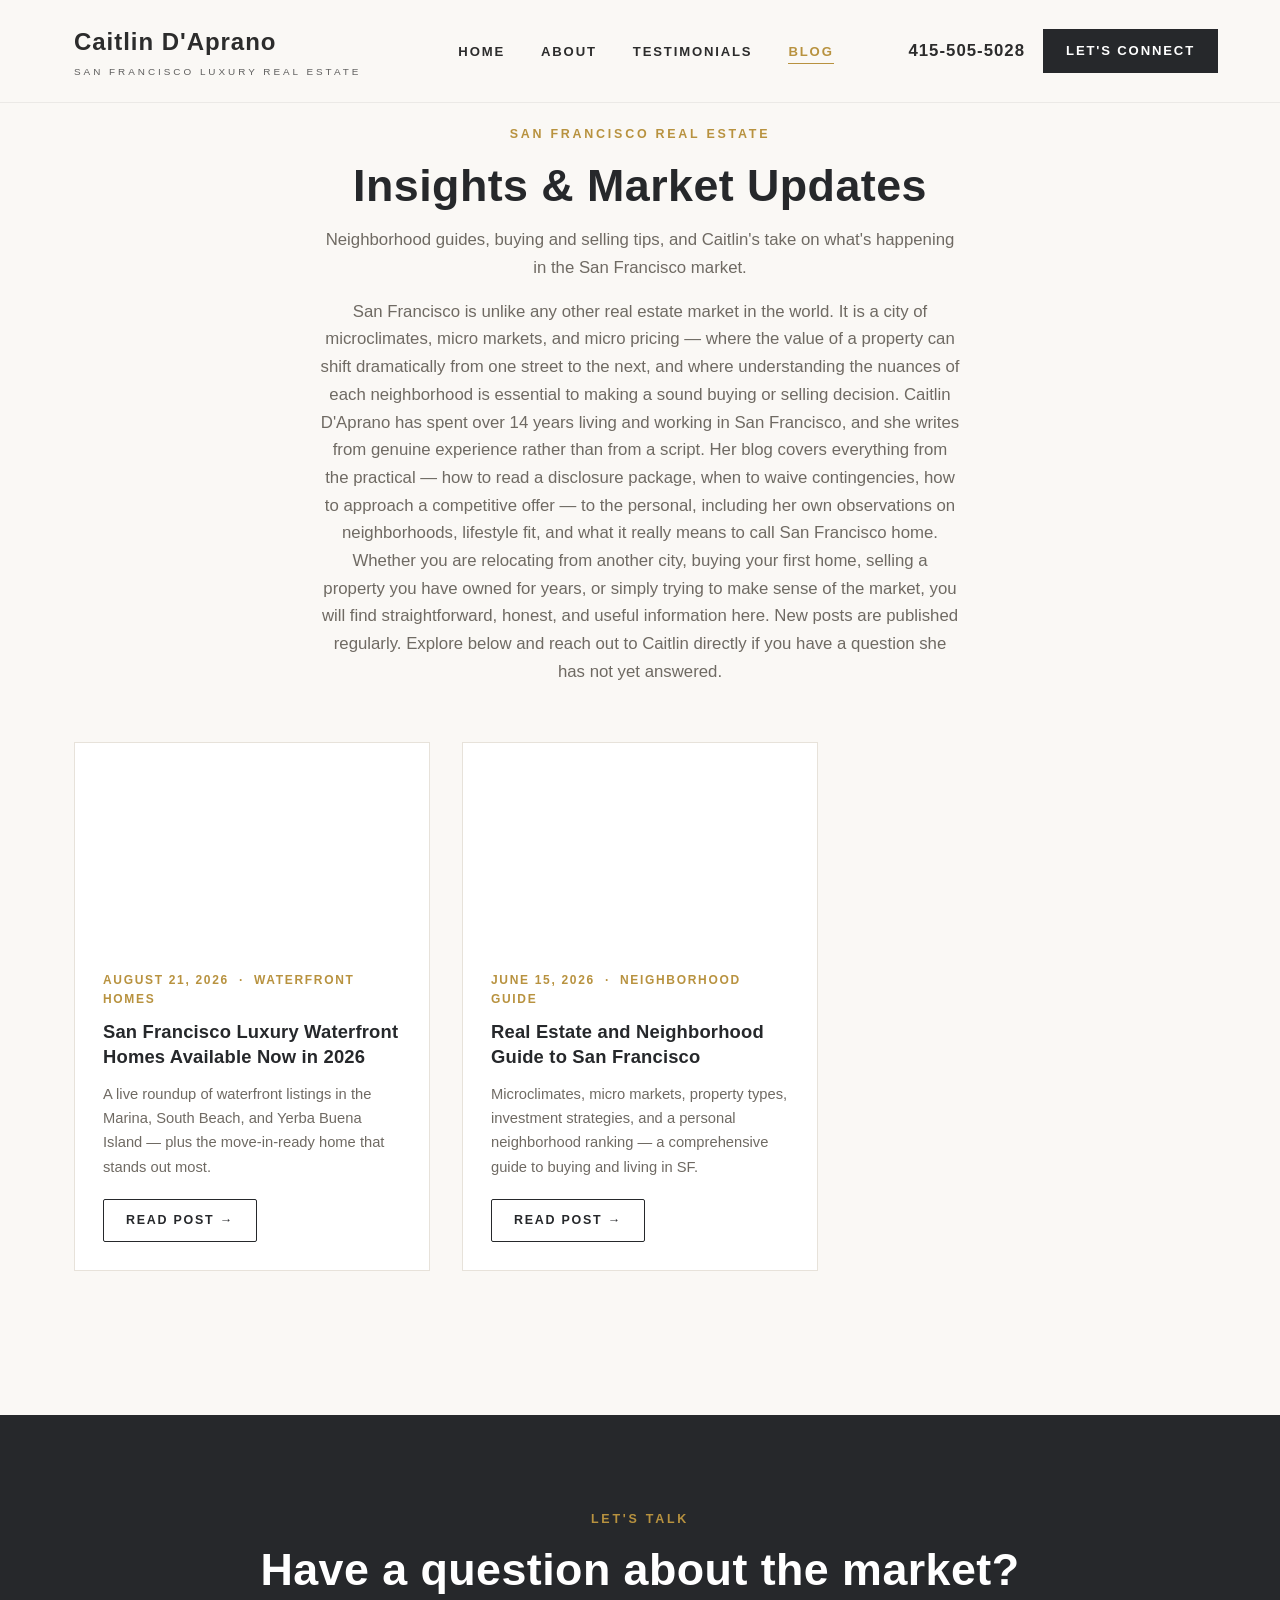
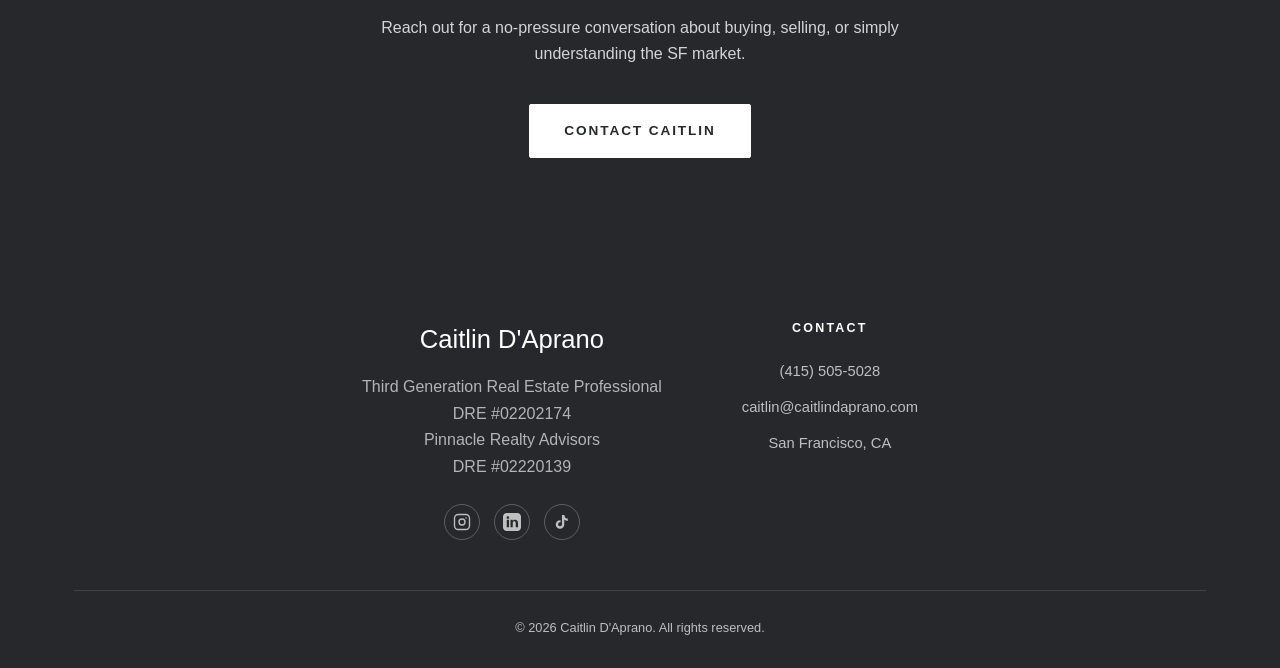
<file: Website/blog/index.html>
<!DOCTYPE html>
<html lang="en">
<head>
  <meta charset="UTF-8" />
  <meta name="viewport" content="width=device-width, initial-scale=1.0" />
  <title>Blog | Caitlin D'Aprano | San Francisco Real Estate</title>
  <meta name="description" content="San Francisco luxury real estate insights, neighborhood guides, and market updates from third-generation agent Caitlin D'Aprano." />
  <link rel="icon" type="image/x-icon" href="../favicon.ico" />
  <link rel="icon" type="image/png" sizes="32x32" href="../favicon-32x32.png" />
  <link rel="icon" type="image/png" sizes="16x16" href="../favicon-16x16.png" />
  <link rel="apple-touch-icon" sizes="512x512" href="../apple-touch-icon.png" />
  <link rel="canonical" href="https://www.caitlindaprano.com/blog/" />
  <link rel="stylesheet" href="../css/style.css" />
  <script type="application/ld+json">
{
  "@context": "https://schema.org",
  "@type": "Blog",
  "name": "Caitlin D'Aprano — San Francisco Real Estate Blog",
  "description": "Neighborhood guides, buying and selling tips, and market updates from San Francisco real estate agent Caitlin D'Aprano.",
  "url": "https://www.caitlindaprano.com/blog/",
  "author": {
    "@type": "Person",
    "name": "Caitlin D'Aprano"
  }
}
</script>
</head>
<body>

  <!-- Header -->
  <header class="site-header solid">
    <nav class="nav">
      <a href="/" class="logo">Caitlin D'Aprano<small>San Francisco Luxury Real Estate</small></a>
      <ul class="nav-links">
        <li><a href="/">Home</a></li>
        <li><a href="../about.html">About</a></li>
        <li><a href="../testimonials.html">Testimonials</a></li>
        <li><a href="index.html" class="active">Blog</a></li>
      </ul>
      <div class="nav-cta">
        <a href="tel:+14155055028" class="nav-phone">415-505-5028</a>
        <a href="../contact.html" class="nav-cta-btn">LET'S CONNECT</a>
        <button class="nav-toggle" aria-label="Toggle navigation">
          <span></span><span></span><span></span>
        </button>
      </div>
    </nav>
  </header>

  <!-- Page heading -->
  <section style="padding-top: 120px;">
    <div class="container">
      <div class="section-intro">
        <span class="eyebrow">San Francisco Real Estate</span>
        <h1 style="font-size: clamp(2rem, 4vw, 2.8rem); line-height: 1.2;">Insights &amp; Market Updates</h1>
        <p>Neighborhood guides, buying and selling tips, and Caitlin's take on what's happening in the San Francisco market.</p>
        <p style="margin-top:16px; color:var(--color-muted); max-width:680px; margin-left:auto; margin-right:auto;">San Francisco is unlike any other real estate market in the world. It is a city of microclimates, micro markets, and micro pricing — where the value of a property can shift dramatically from one street to the next, and where understanding the nuances of each neighborhood is essential to making a sound buying or selling decision. Caitlin D'Aprano has spent over 14 years living and working in San Francisco, and she writes from genuine experience rather than from a script. Her blog covers everything from the practical — how to read a disclosure package, when to waive contingencies, how to approach a competitive offer — to the personal, including her own observations on neighborhoods, lifestyle fit, and what it really means to call San Francisco home. Whether you are relocating from another city, buying your first home, selling a property you have owned for years, or simply trying to make sense of the market, you will find straightforward, honest, and useful information here. New posts are published regularly. Explore below and reach out to Caitlin directly if you have a question she has not yet answered.</p>
      </div>

      <!-- Blog post list — add a post card here for each new post you publish -->
      <div class="grid-3" style="margin-top: 48px;">

        <!-- POST CARD -->
        <article class="card" style="padding: 0; overflow: hidden;">
          <div style="height: 200px; background: url('https://images.unsplash.com/photo-1762888513034-d34bbc17068a?auto=format&fit=crop&w=800&q=80') center/cover;"></div>
          <div style="padding: 28px;">
            <p style="font-size:0.75rem; letter-spacing:0.14em; text-transform:uppercase; color:var(--color-gold); font-weight:600; margin-bottom:10px;">August 21, 2026 &nbsp;·&nbsp; Waterfront Homes</p>
            <h3 style="font-size:1.15rem; line-height:1.35;">San Francisco Luxury Waterfront Homes Available Now in 2026</h3>
            <p style="margin-top:12px; color:var(--color-muted); font-size:0.92rem;">A live roundup of waterfront listings in the Marina, South Beach, and Yerba Buena Island — plus the move-in-ready home that stands out most.</p>
            <a href="san-francisco-waterfront-luxury-homes-2026.html" class="btn btn-outline" style="margin-top:20px; padding:10px 22px; font-size:0.78rem;">Read Post →</a>
          </div>
        </article>
        <!-- END POST CARD -->

        <!-- POST CARD -->
        <article class="card" style="padding: 0; overflow: hidden;">
          <div style="height: 200px; background: url('https://images.unsplash.com/photo-1527905876394-1e5115891cba?auto=format&fit=crop&w=800&q=80') center/cover;"></div>
          <div style="padding: 28px;">
            <p style="font-size:0.75rem; letter-spacing:0.14em; text-transform:uppercase; color:var(--color-gold); font-weight:600; margin-bottom:10px;">June 15, 2026 &nbsp;·&nbsp; Neighborhood Guide</p>
            <h3 style="font-size:1.15rem; line-height:1.35;">Real Estate and Neighborhood Guide to San Francisco</h3>
            <p style="margin-top:12px; color:var(--color-muted); font-size:0.92rem;">Microclimates, micro markets, property types, investment strategies, and a personal neighborhood ranking — a comprehensive guide to buying and living in SF.</p>
            <a href="sf-real-estate-neighborhood-guide.html" class="btn btn-outline" style="margin-top:20px; padding:10px 22px; font-size:0.78rem;">Read Post →</a>
          </div>
        </article>
        <!-- END POST CARD -->

        <!-- POST CARD TEMPLATE (copy & paste for each new post):

        <article class="card" style="padding: 0; overflow: hidden;">
          <div style="height: 200px; background: url('YOUR-IMAGE-URL') center/cover;"></div>
          <div style="padding: 28px;">
            <p style="font-size:0.75rem; letter-spacing:0.14em; text-transform:uppercase; color:var(--color-gold); font-weight:600; margin-bottom:10px;">Month DD, YYYY &nbsp;·&nbsp; Category</p>
            <h3 style="font-size:1.15rem; line-height:1.35;">Your Post Title</h3>
            <p style="margin-top:12px; color:var(--color-muted); font-size:0.92rem;">A short description of this post.</p>
            <a href="your-post-filename.html" class="btn btn-outline" style="margin-top:20px; padding:10px 22px; font-size:0.78rem;">Read Post →</a>
          </div>
        </article>

        -->

      </div>
    </div>
  </section>

  <!-- CTA -->
  <section class="cta-band" style="margin-top: 48px;">
    <div class="container">
      <span class="eyebrow">Let's Talk</span>
      <h2>Have a question about the market?</h2>
      <p>Reach out for a no-pressure conversation about buying, selling, or simply understanding the SF market.</p>
      <a href="../contact.html" class="btn btn-light">Contact Caitlin</a>
    </div>
  </section>

  <!-- Footer -->
  <footer class="site-footer">
    <div class="container">
      <div class="footer-grid">
        <div>
          <div class="footer-logo">Caitlin D'Aprano</div>
          <p style="max-width: 320px; color: rgba(255,255,255,0.65);">Third Generation Real Estate Professional</p>
          <p style="max-width: 320px; color: rgba(255,255,255,0.65);">DRE #02202174</p>
          <p style="max-width: 320px; color: rgba(255,255,255,0.65);">Pinnacle Realty Advisors</p>
          <p style="max-width: 320px; color: rgba(255,255,255,0.65);"><a href="https://www2.dre.ca.gov/publicasp/pplinfo.asp?License_id=02220139" target="_blank" rel="noopener" style="color: rgba(255,255,255,0.65);">DRE #02220139</a></p>
          <div class="social-links" style="margin-top:24px;">
            <a href="https://www.instagram.com/caitlindaprano/" aria-label="Instagram" target="_blank" rel="noopener"><svg viewBox="0 0 24 24" width="18" height="18" fill="none" stroke="currentColor" stroke-width="1.8"><rect x="2" y="2" width="20" height="20" rx="5"/><circle cx="12" cy="12" r="4"/><circle cx="17.5" cy="6.5" r="1" fill="currentColor" stroke="none"/></svg></a>
            <a href="https://www.linkedin.com/in/caitlindaprano/" aria-label="LinkedIn" target="_blank" rel="noopener"><svg viewBox="0 0 24 24" width="18" height="18" fill="currentColor"><path d="M19 0H5C2.24 0 0 2.24 0 5v14c0 2.76 2.24 5 5 5h14c2.76 0 5-2.24 5-5V5c0-2.76-2.24-5-5-5zM8 19H5V9h3v10zM6.5 7.7C5.5 7.7 4.75 6.9 4.75 5.95S5.5 4.2 6.5 4.2s1.75.8 1.75 1.75S7.5 7.7 6.5 7.7zM20 19h-3v-5.6c0-3.37-4-3.11-4 0V19h-3V9h3v1.77c1.4-2.6 7-2.78 7 2.48V19z"/></svg></a>
            <a href="https://www.tiktok.com/@caitlindaprano" aria-label="TikTok" target="_blank" rel="noopener"><svg viewBox="0 0 24 24" width="18" height="18" fill="currentColor"><path d="M16.6 5.82c-.9-.8-1.46-1.92-1.56-3.16h-3.09v12.4c0 1.43-1.16 2.6-2.6 2.6-1.43 0-2.6-1.17-2.6-2.6 0-1.72 1.66-3.01 3.37-2.48V9.66c-3.45-.46-6.47 2.22-6.47 5.64 0 3.33 2.76 5.7 5.69 5.7 3.14 0 5.69-2.55 5.69-5.7V9.01c1.34.97 2.97 1.5 4.69 1.5V7.46c-1.06 0-2.07-.34-2.92-.95-.4-.27-.79-.6-1.2-.69z"/></svg></a>
          </div>
        </div>
        <div>
          <h4>Contact</h4>
          <ul>
            <li>(415) 505-5028</li>
            <li>caitlin@caitlindaprano.com</li>
            <li>San Francisco, CA</li>
          </ul>
        </div>
      </div>
      <div class="footer-bottom">
        <div>© <span class="current-year"></span> Caitlin D'Aprano. All rights reserved.</div>
      </div>
    </div>
  </footer>

  <script src="../js/script.js"></script>
</body>
</html>
</file>
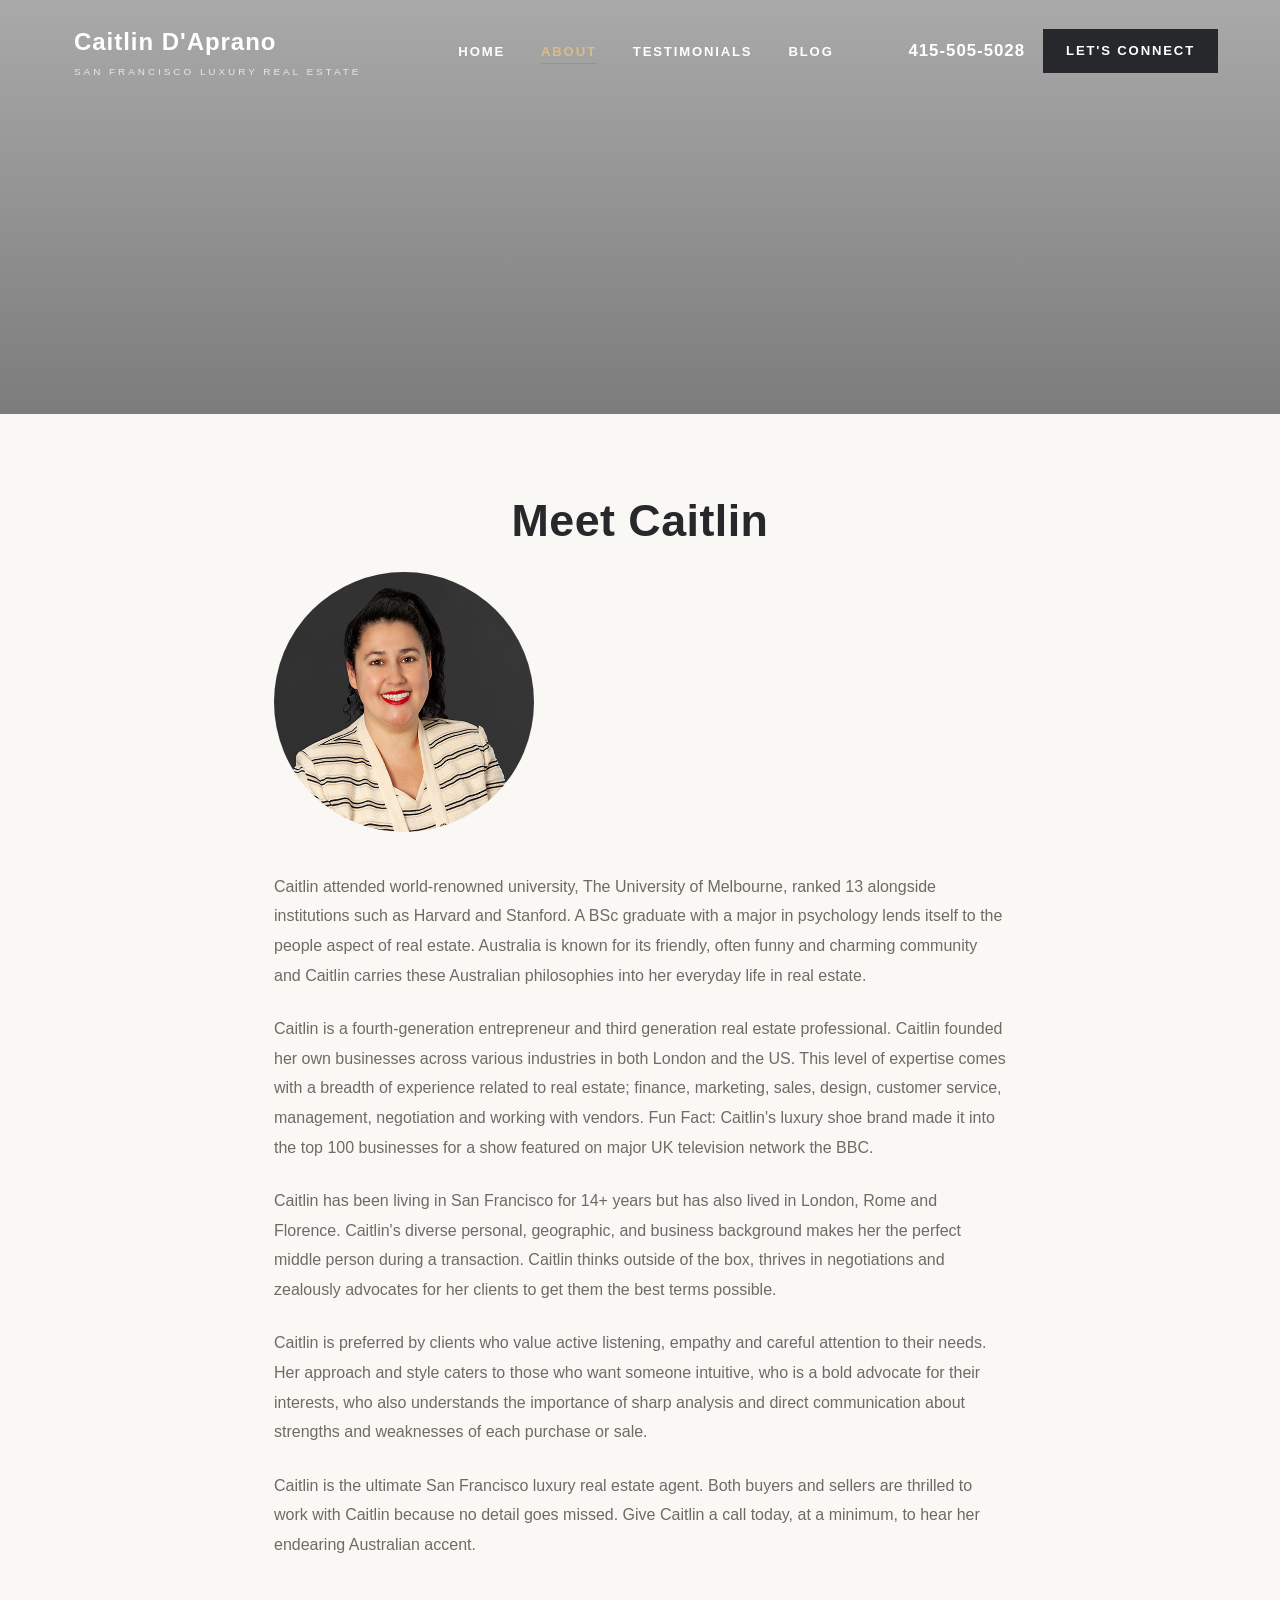
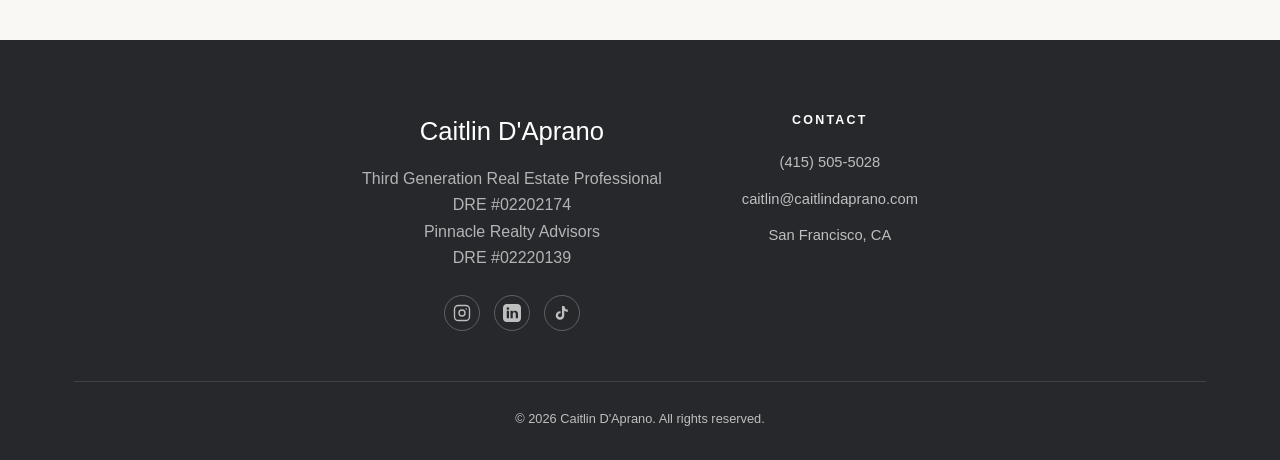
<file: about.html>
<!DOCTYPE html>
<html lang="en">
<head>
  <meta charset="UTF-8" />
  <meta name="viewport" content="width=device-width, initial-scale=1.0" />
  <title>About Caitlin D'Aprano | San Francisco Real Estate Agent</title>
  <meta name="description" content="Caitlin D'Aprano, San Francisco luxury real estate agent specializing in properties $3M–$6M+ in Pacific Heights, Marina, Cow Hollow and all SF neighborhoods." />
  <link rel="icon" type="image/x-icon" href="favicon.ico" />
  <link rel="icon" type="image/png" sizes="32x32" href="favicon-32x32.png" />
  <link rel="icon" type="image/png" sizes="16x16" href="favicon-16x16.png" />
  <link rel="apple-touch-icon" sizes="512x512" href="apple-touch-icon.png" />
  <link rel="canonical" href="https://www.caitlindaprano.com/about" />
  <link rel="stylesheet" href="css/style.css" />
  <script type="application/ld+json">
{
  "@context": "https://schema.org",
  "@type": "Person",
  "name": "Caitlin D'Aprano",
  "jobTitle": "Real Estate Agent",
  "description": "Third generation San Francisco luxury real estate agent. BSc graduate, University of Melbourne. Specialising in $3M–$6M+ luxury properties, buyers, sellers, relocation and investment properties across San Francisco.",
  "priceRange": "$3,000,000 - $6,000,000+",
  "telephone": "+14155055028",
  "email": "caitlin@caitlindaprano.com",
  "url": "https://www.caitlindaprano.com/about",
  "image": "https://www.caitlindaprano.com/images/caitlin-portrait-web.jpg",
  "alumniOf": {
    "@type": "EducationalOrganization",
    "name": "University of Melbourne"
  },
  "worksFor": {
    "@type": "Organization",
    "name": "Pinnacle Realty Advisors"
  },
  "sameAs": [
    "https://www.instagram.com/caitlindaprano/",
    "https://www.linkedin.com/in/caitlindaprano/",
    "https://www.tiktok.com/@caitlindaprano",
    "https://share.google/VSUgYbl4f97KKXmap"
  ]
}
</script>
</head>
<body>

  <!-- Header -->
  <header class="site-header light-text">
    <nav class="nav">
      <a href="/" class="logo">Caitlin D'Aprano<small>San Francisco Luxury Real Estate</small></a>
      <ul class="nav-links">
        <li><a href="/">Home</a></li>
        <li><a href="about.html" class="active">About</a></li>
        <li><a href="testimonials.html">Testimonials</a></li>
        <li><a href="blog/index.html">Blog</a></li>
      </ul>
      <div class="nav-cta">
        <a href="tel:+14155055028" class="nav-phone">415-505-5028</a>
        <a href="contact.html" class="nav-cta-btn">LET'S CONNECT</a>
        <button class="nav-toggle" aria-label="Toggle navigation">
          <span></span><span></span><span></span>
        </button>
      </div>
    </nav>
  </header>

  <!-- Page hero -->
  <section class="hero page-hero" style="background-image: url('https://images.unsplash.com/photo-1759994984308-da575aa5f009?auto=format&fit=crop&w=1920&q=80');">
    <div class="hero-content">
    </div>
  </section>


  <!-- Bio Section -->
  <section style="padding: 80px 0;">
    <div class="container" style="max-width: 780px;">
      <h2 style="text-align:center; margin-bottom:24px;">Meet Caitlin</h2>
      <div style="text-align:center; margin-bottom:40px;">
        <img src="images/caitlin-portrait-web.jpg" alt="Caitlin D'Aprano" style="width:260px; height:260px; border-radius:50%; object-fit:cover;" />
      </div>
      <p style="color:var(--color-muted); line-height:1.85; margin-bottom:24px;">Caitlin attended world-renowned university, The University of Melbourne, ranked 13 alongside institutions such as Harvard and Stanford. A BSc graduate with a major in psychology lends itself to the people aspect of real estate. Australia is known for its friendly, often funny and charming community and Caitlin carries these Australian philosophies into her everyday life in real estate.</p>
      <p style="color:var(--color-muted); line-height:1.85; margin-bottom:24px;">Caitlin is a fourth-generation entrepreneur and third generation real estate professional. Caitlin founded her own businesses across various industries in both London and the US. This level of expertise comes with a breadth of experience related to real estate; finance, marketing, sales, design, customer service, management, negotiation and working with vendors. Fun Fact: Caitlin's luxury shoe brand made it into the top 100 businesses for a show featured on major UK television network the BBC.</p>
      <p style="color:var(--color-muted); line-height:1.85; margin-bottom:24px;">Caitlin has been living in San Francisco for 14+ years but has also lived in London, Rome and Florence. Caitlin's diverse personal, geographic, and business background makes her the perfect middle person during a transaction. Caitlin thinks outside of the box, thrives in negotiations and zealously advocates for her clients to get them the best terms possible.</p>
      <p style="color:var(--color-muted); line-height:1.85; margin-bottom:24px;">Caitlin is preferred by clients who value active listening, empathy and careful attention to their needs. Her approach and style caters to those who want someone intuitive, who is a bold advocate for their interests, who also understands the importance of sharp analysis and direct communication about strengths and weaknesses of each purchase or sale.</p>
      <p style="color:var(--color-muted); line-height:1.85;">Caitlin is the ultimate San Francisco luxury real estate agent. Both buyers and sellers are thrilled to work with Caitlin because no detail goes missed. Give Caitlin a call today, at a minimum, to hear her endearing Australian accent.</p>
    </div>
  </section>

  <!-- Footer -->
  <footer class="site-footer">
    <div class="container">
      <div class="footer-grid">
        <div>
          <div class="footer-logo">Caitlin D'Aprano</div>
          <p style="max-width: 320px; color: rgba(255,255,255,0.65);">Third Generation Real Estate Professional</p>
          <p style="max-width: 320px; color: rgba(255,255,255,0.65);">DRE #02202174</p>
          <p style="max-width: 320px; color: rgba(255,255,255,0.65);">Pinnacle Realty Advisors</p>
          <p style="max-width: 320px; color: rgba(255,255,255,0.65);"><a href="https://www2.dre.ca.gov/publicasp/pplinfo.asp?License_id=02220139" target="_blank" rel="noopener" style="color: rgba(255,255,255,0.65);">DRE #02220139</a></p>
          <div class="social-links" style="margin-top:24px;">
            <a href="https://www.instagram.com/caitlindaprano/" aria-label="Instagram" target="_blank" rel="noopener"><svg viewBox="0 0 24 24" width="18" height="18" fill="none" stroke="currentColor" stroke-width="1.8"><rect x="2" y="2" width="20" height="20" rx="5"/><circle cx="12" cy="12" r="4"/><circle cx="17.5" cy="6.5" r="1" fill="currentColor" stroke="none"/></svg></a>
            <a href="https://www.linkedin.com/in/caitlindaprano/" aria-label="LinkedIn" target="_blank" rel="noopener"><svg viewBox="0 0 24 24" width="18" height="18" fill="currentColor"><path d="M19 0H5C2.24 0 0 2.24 0 5v14c0 2.76 2.24 5 5 5h14c2.76 0 5-2.24 5-5V5c0-2.76-2.24-5-5-5zM8 19H5V9h3v10zM6.5 7.7C5.5 7.7 4.75 6.9 4.75 5.95S5.5 4.2 6.5 4.2s1.75.8 1.75 1.75S7.5 7.7 6.5 7.7zM20 19h-3v-5.6c0-3.37-4-3.11-4 0V19h-3V9h3v1.77c1.4-2.6 7-2.78 7 2.48V19z"/></svg></a>
            <a href="https://www.tiktok.com/@caitlindaprano" aria-label="TikTok" target="_blank" rel="noopener"><svg viewBox="0 0 24 24" width="18" height="18" fill="currentColor"><path d="M16.6 5.82c-.9-.8-1.46-1.92-1.56-3.16h-3.09v12.4c0 1.43-1.16 2.6-2.6 2.6-1.43 0-2.6-1.17-2.6-2.6 0-1.72 1.66-3.01 3.37-2.48V9.66c-3.45-.46-6.47 2.22-6.47 5.64 0 3.33 2.76 5.7 5.69 5.7 3.14 0 5.69-2.55 5.69-5.7V9.01c1.34.97 2.97 1.5 4.69 1.5V7.46c-1.06 0-2.07-.34-2.92-.95-.4-.27-.79-.6-1.2-.69z"/></svg></a>
          </div>
        </div>
        <div>
          <h4>Contact</h4>
          <ul>
            <li>(415) 505-5028</li>
            <li>caitlin@caitlindaprano.com</li>
            <li>San Francisco, CA</li>
          </ul>
        </div>
      </div>
      <div class="footer-bottom">
        <div>© <span class="current-year"></span> Caitlin D'Aprano. All rights reserved.</div>
      </div>
    </div>
  </footer>

  <script src="js/script.js"></script>
</body>
</html>
</file>
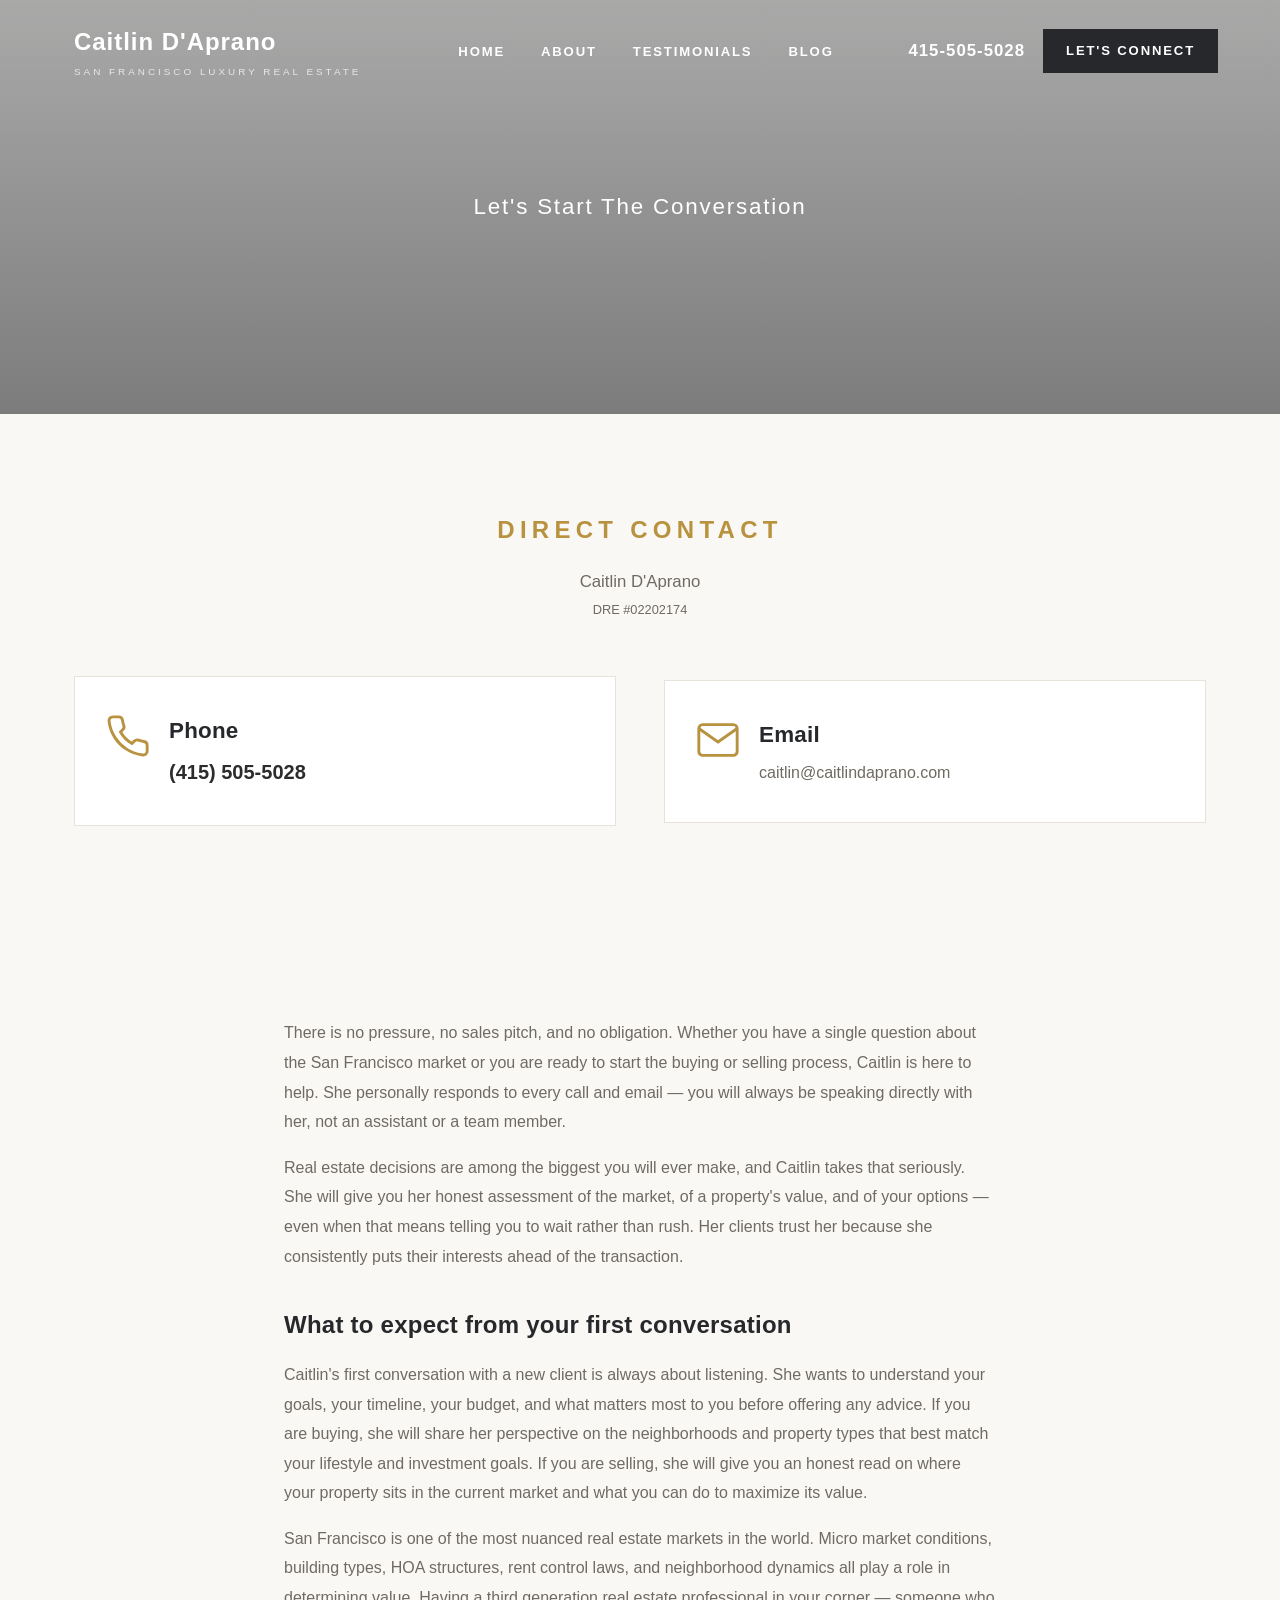
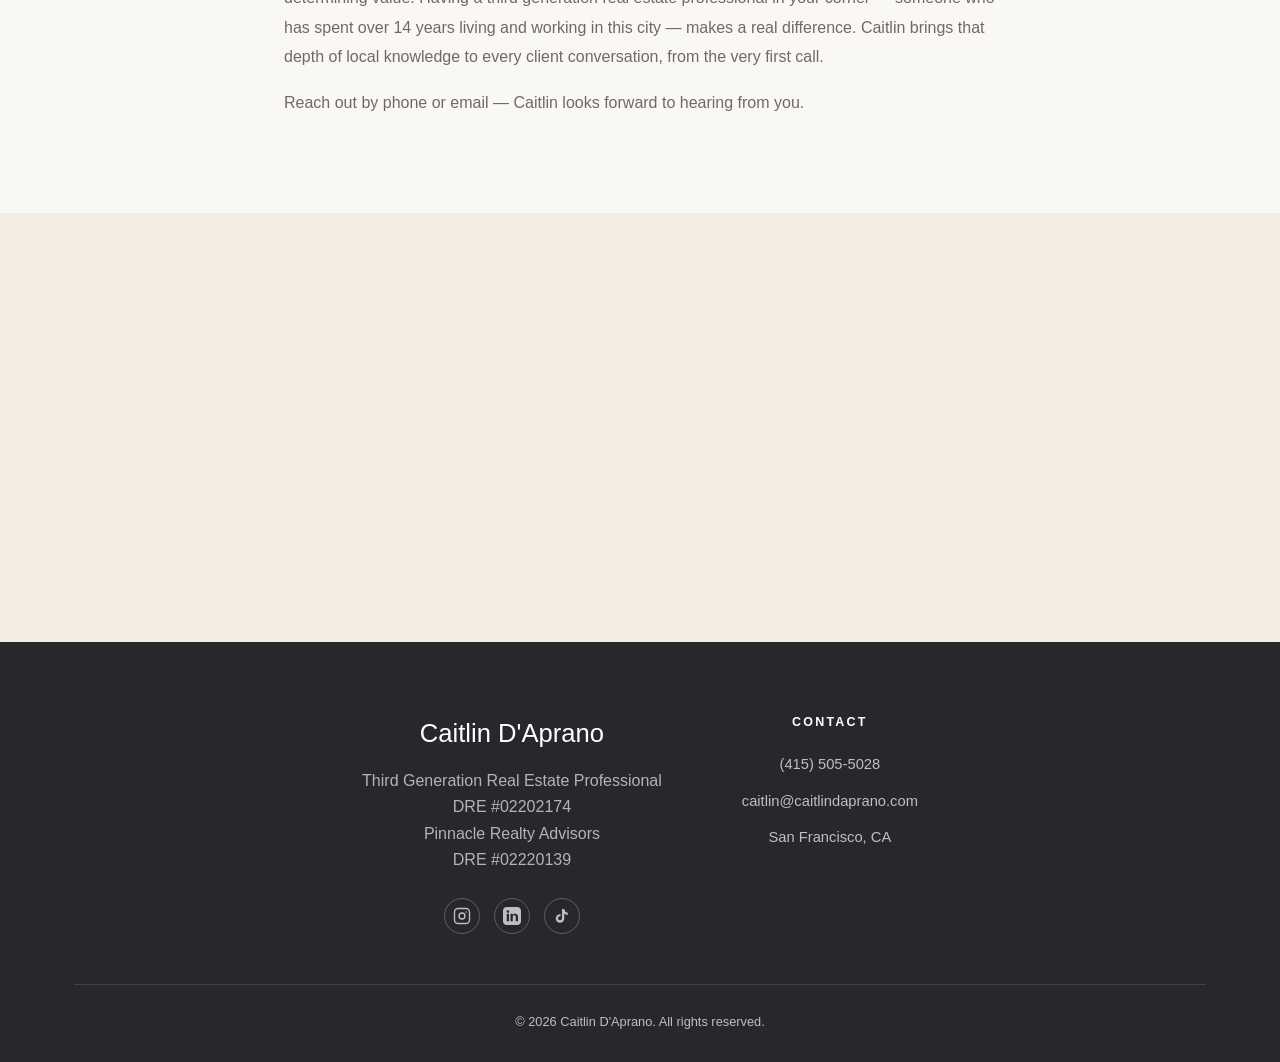
<file: contact.html>
<!DOCTYPE html>
<html lang="en">
<head>
  <meta charset="UTF-8" />
  <meta name="viewport" content="width=device-width, initial-scale=1.0" />
  <title>Contact | Caitlin D'Aprano | San Francisco Real Estate</title>
  <meta name="description" content="Get in touch with Caitlin D'Aprano, San Francisco luxury real estate agent. No pressure — just an honest conversation about buying, selling or the SF market." />
  <link rel="icon" type="image/x-icon" href="favicon.ico" />
  <link rel="icon" type="image/png" sizes="32x32" href="favicon-32x32.png" />
  <link rel="icon" type="image/png" sizes="16x16" href="favicon-16x16.png" />
  <link rel="apple-touch-icon" sizes="512x512" href="apple-touch-icon.png" />
  <link rel="canonical" href="https://www.caitlindaprano.com/contact" />
  <link rel="stylesheet" href="css/style.css" />
  <script type="application/ld+json">
{
  "@context": "https://schema.org",
  "@type": "RealEstateAgent",
  "name": "Caitlin D'Aprano",
  "telephone": "+14155055028",
  "email": "caitlin@caitlindaprano.com",
  "url": "https://www.caitlindaprano.com/contact",
  "address": {
    "@type": "PostalAddress",
    "streetAddress": "2181 Greenwich St, Ste 200",
    "addressLocality": "San Francisco",
    "addressRegion": "CA",
    "postalCode": "94123",
    "addressCountry": "US"
  },
  "parentOrganization": {
    "@type": "Organization",
    "name": "Pinnacle Realty Advisors"
  },
  "areaServed": {
    "@type": "City",
    "name": "San Francisco"
  },
  "sameAs": [
    "https://www.instagram.com/caitlindaprano/",
    "https://www.linkedin.com/in/caitlindaprano/",
    "https://www.tiktok.com/@caitlindaprano",
    "https://share.google/VSUgYbl4f97KKXmap"
  ]
}
</script>
</head>
<body>

  <!-- Header -->
  <header class="site-header light-text">
    <nav class="nav">
      <a href="/" class="logo">Caitlin D'Aprano<small>San Francisco Luxury Real Estate</small></a>
      <ul class="nav-links">
        <li><a href="/">Home</a></li>
        <li><a href="about.html">About</a></li>
        <li><a href="testimonials.html">Testimonials</a></li>
        <li><a href="blog/index.html">Blog</a></li>
      </ul>
      <div class="nav-cta">
        <a href="tel:+14155055028" class="nav-phone">415-505-5028</a>
        <a href="contact.html" class="nav-cta-btn">LET'S CONNECT</a>
        <button class="nav-toggle" aria-label="Toggle navigation">
          <span></span><span></span><span></span>
        </button>
      </div>
    </nav>
  </header>

  <!-- Page hero -->
  <section class="hero page-hero" style="background-image: url('https://images.unsplash.com/photo-1762888513034-d34bbc17068a?auto=format&fit=crop&w=1920&q=80');">
    <div class="hero-content" style="text-align:center; display:flex; flex-direction:column; align-items:center; justify-content:center;">
      <h1 style="font-size:1.4rem; font-weight:500; letter-spacing:0.08em; text-transform:none; max-width:none;">Let's Start The Conversation</h1>
    </div>
  </section>

  <!-- Contact form + info -->
  <section>
    <div class="container">
      <div class="section-intro">
        <span class="eyebrow" style="font-size:1.5rem;">Direct Contact</span>
        <p style="margin-top:4px;">Caitlin D'Aprano</p>
        <p style="font-size:0.8rem; color:var(--color-muted); margin-top:4px;">DRE #02202174</p>
      </div>
      <div class="grid-2" style="margin-top:40px;">
        <div class="card" style="display:flex; gap:18px; align-items:flex-start;">
          <svg class="icon" style="margin-bottom:0; flex-shrink:0;" viewBox="0 0 24 24" fill="none" stroke="currentColor" stroke-width="1.5" width="32" height="32"><path d="M22 16.92v3a2 2 0 01-2.18 2 19.79 19.79 0 01-8.63-3.07 19.5 19.5 0 01-6-6 19.79 19.79 0 01-3.07-8.67A2 2 0 014.11 2h3a2 2 0 012 1.72c.127.96.361 1.903.7 2.81a2 2 0 01-.45 2.11L8.09 9.91a16 16 0 006 6l1.27-1.27a2 2 0 012.11-.45c.907.339 1.85.573 2.81.7A2 2 0 0122 16.92z"/></svg>
          <div>
            <h3>Phone</h3>
            <p style="margin-top:6px; font-size:1.25rem; font-weight:800;"><a href="tel:+14155055028" style="color:var(--color-text);">(415) 505-5028</a></p>
          </div>
        </div>
        <div class="card" style="display:flex; gap:18px; align-items:flex-start;">
          <svg class="icon" style="margin-bottom:0; flex-shrink:0;" viewBox="0 0 24 24" fill="none" stroke="currentColor" stroke-width="1.5" width="32" height="32"><path d="M4 4h16a2 2 0 012 2v12a2 2 0 01-2 2H4a2 2 0 01-2-2V6a2 2 0 012-2z"/><path d="M22 6l-10 7L2 6"/></svg>
          <div>
            <h3>Email</h3>
            <p style="margin-top:6px; color:var(--color-muted);"><a href="mailto:caitlin@caitlindaprano.com">caitlin@caitlindaprano.com</a></p>
          </div>
        </div>
      </div>
    </div>
  </section>

  <!-- About the process -->
  <section>
    <div class="container" style="max-width: 760px;">
      <p style="color:var(--color-muted); line-height:1.85;">There is no pressure, no sales pitch, and no obligation. Whether you have a single question about the San Francisco market or you are ready to start the buying or selling process, Caitlin is here to help. She personally responds to every call and email — you will always be speaking directly with her, not an assistant or a team member.</p>
      <p style="color:var(--color-muted); line-height:1.85; margin-top:16px;">Real estate decisions are among the biggest you will ever make, and Caitlin takes that seriously. She will give you her honest assessment of the market, of a property's value, and of your options — even when that means telling you to wait rather than rush. Her clients trust her because she consistently puts their interests ahead of the transaction.</p>

      <h2 style="font-size:1.5rem; margin-bottom:20px; margin-top:40px;">What to expect from your first conversation</h2>
      <p style="color:var(--color-muted); line-height:1.85;">Caitlin's first conversation with a new client is always about listening. She wants to understand your goals, your timeline, your budget, and what matters most to you before offering any advice. If you are buying, she will share her perspective on the neighborhoods and property types that best match your lifestyle and investment goals. If you are selling, she will give you an honest read on where your property sits in the current market and what you can do to maximize its value.</p>
      <p style="color:var(--color-muted); line-height:1.85; margin-top:16px;">San Francisco is one of the most nuanced real estate markets in the world. Micro market conditions, building types, HOA structures, rent control laws, and neighborhood dynamics all play a role in determining value. Having a third generation real estate professional in your corner — someone who has spent over 14 years living and working in this city — makes a real difference. Caitlin brings that depth of local knowledge to every client conversation, from the very first call.</p>
      <p style="color:var(--color-muted); line-height:1.85; margin-top:16px;">Reach out by phone or email — Caitlin looks forward to hearing from you.</p>
    </div>
  </section>

  <!-- Map -->
  <section class="section-alt" style="padding-top:0; padding-bottom:0;">
    <iframe
      class="map-embed"
      src="https://maps.google.com/maps?q=2181%20Greenwich%20St%2C%20Ste%20200%2C%20San%20Francisco%2C%20CA%2C%2094123&t=&z=15&ie=UTF8&iwloc=&output=embed"
      allowfullscreen=""
      loading="lazy"
      referrerpolicy="no-referrer-when-downgrade"
      title="Caitlin D'Aprano office map">
    </iframe>
  </section>

  <!-- Footer -->
  <footer class="site-footer">
    <div class="container">
      <div class="footer-grid">
        <div>
          <div class="footer-logo">Caitlin D'Aprano</div>
          <p style="max-width: 320px; color: rgba(255,255,255,0.65);">Third Generation Real Estate Professional</p>
          <p style="max-width: 320px; color: rgba(255,255,255,0.65);">DRE #02202174</p>
          <p style="max-width: 320px; color: rgba(255,255,255,0.65);">Pinnacle Realty Advisors</p>
          <p style="max-width: 320px; color: rgba(255,255,255,0.65);"><a href="https://www2.dre.ca.gov/publicasp/pplinfo.asp?License_id=02220139" target="_blank" rel="noopener" style="color: rgba(255,255,255,0.65);">DRE #02220139</a></p>
          <div class="social-links" style="margin-top:24px;">
            <a href="https://www.instagram.com/caitlindaprano/" aria-label="Instagram" target="_blank" rel="noopener"><svg viewBox="0 0 24 24" width="18" height="18" fill="none" stroke="currentColor" stroke-width="1.8"><rect x="2" y="2" width="20" height="20" rx="5"/><circle cx="12" cy="12" r="4"/><circle cx="17.5" cy="6.5" r="1" fill="currentColor" stroke="none"/></svg></a>
            <a href="https://www.linkedin.com/in/caitlindaprano/" aria-label="LinkedIn" target="_blank" rel="noopener"><svg viewBox="0 0 24 24" width="18" height="18" fill="currentColor"><path d="M19 0H5C2.24 0 0 2.24 0 5v14c0 2.76 2.24 5 5 5h14c2.76 0 5-2.24 5-5V5c0-2.76-2.24-5-5-5zM8 19H5V9h3v10zM6.5 7.7C5.5 7.7 4.75 6.9 4.75 5.95S5.5 4.2 6.5 4.2s1.75.8 1.75 1.75S7.5 7.7 6.5 7.7zM20 19h-3v-5.6c0-3.37-4-3.11-4 0V19h-3V9h3v1.77c1.4-2.6 7-2.78 7 2.48V19z"/></svg></a>
            <a href="https://www.tiktok.com/@caitlindaprano" aria-label="TikTok" target="_blank" rel="noopener"><svg viewBox="0 0 24 24" width="18" height="18" fill="currentColor"><path d="M16.6 5.82c-.9-.8-1.46-1.92-1.56-3.16h-3.09v12.4c0 1.43-1.16 2.6-2.6 2.6-1.43 0-2.6-1.17-2.6-2.6 0-1.72 1.66-3.01 3.37-2.48V9.66c-3.45-.46-6.47 2.22-6.47 5.64 0 3.33 2.76 5.7 5.69 5.7 3.14 0 5.69-2.55 5.69-5.7V9.01c1.34.97 2.97 1.5 4.69 1.5V7.46c-1.06 0-2.07-.34-2.92-.95-.4-.27-.79-.6-1.2-.69z"/></svg></a>
          </div>
        </div>
        <div>
          <h4>Contact</h4>
          <ul>
            <li>(415) 505-5028</li>
            <li>caitlin@caitlindaprano.com</li>
            <li>San Francisco, CA</li>
          </ul>
        </div>
      </div>
      <div class="footer-bottom">
        <div>© <span class="current-year"></span> Caitlin D'Aprano. All rights reserved.</div>
      </div>
    </div>
  </footer>

  <script src="js/script.js"></script>
</body>
</html>
</file>
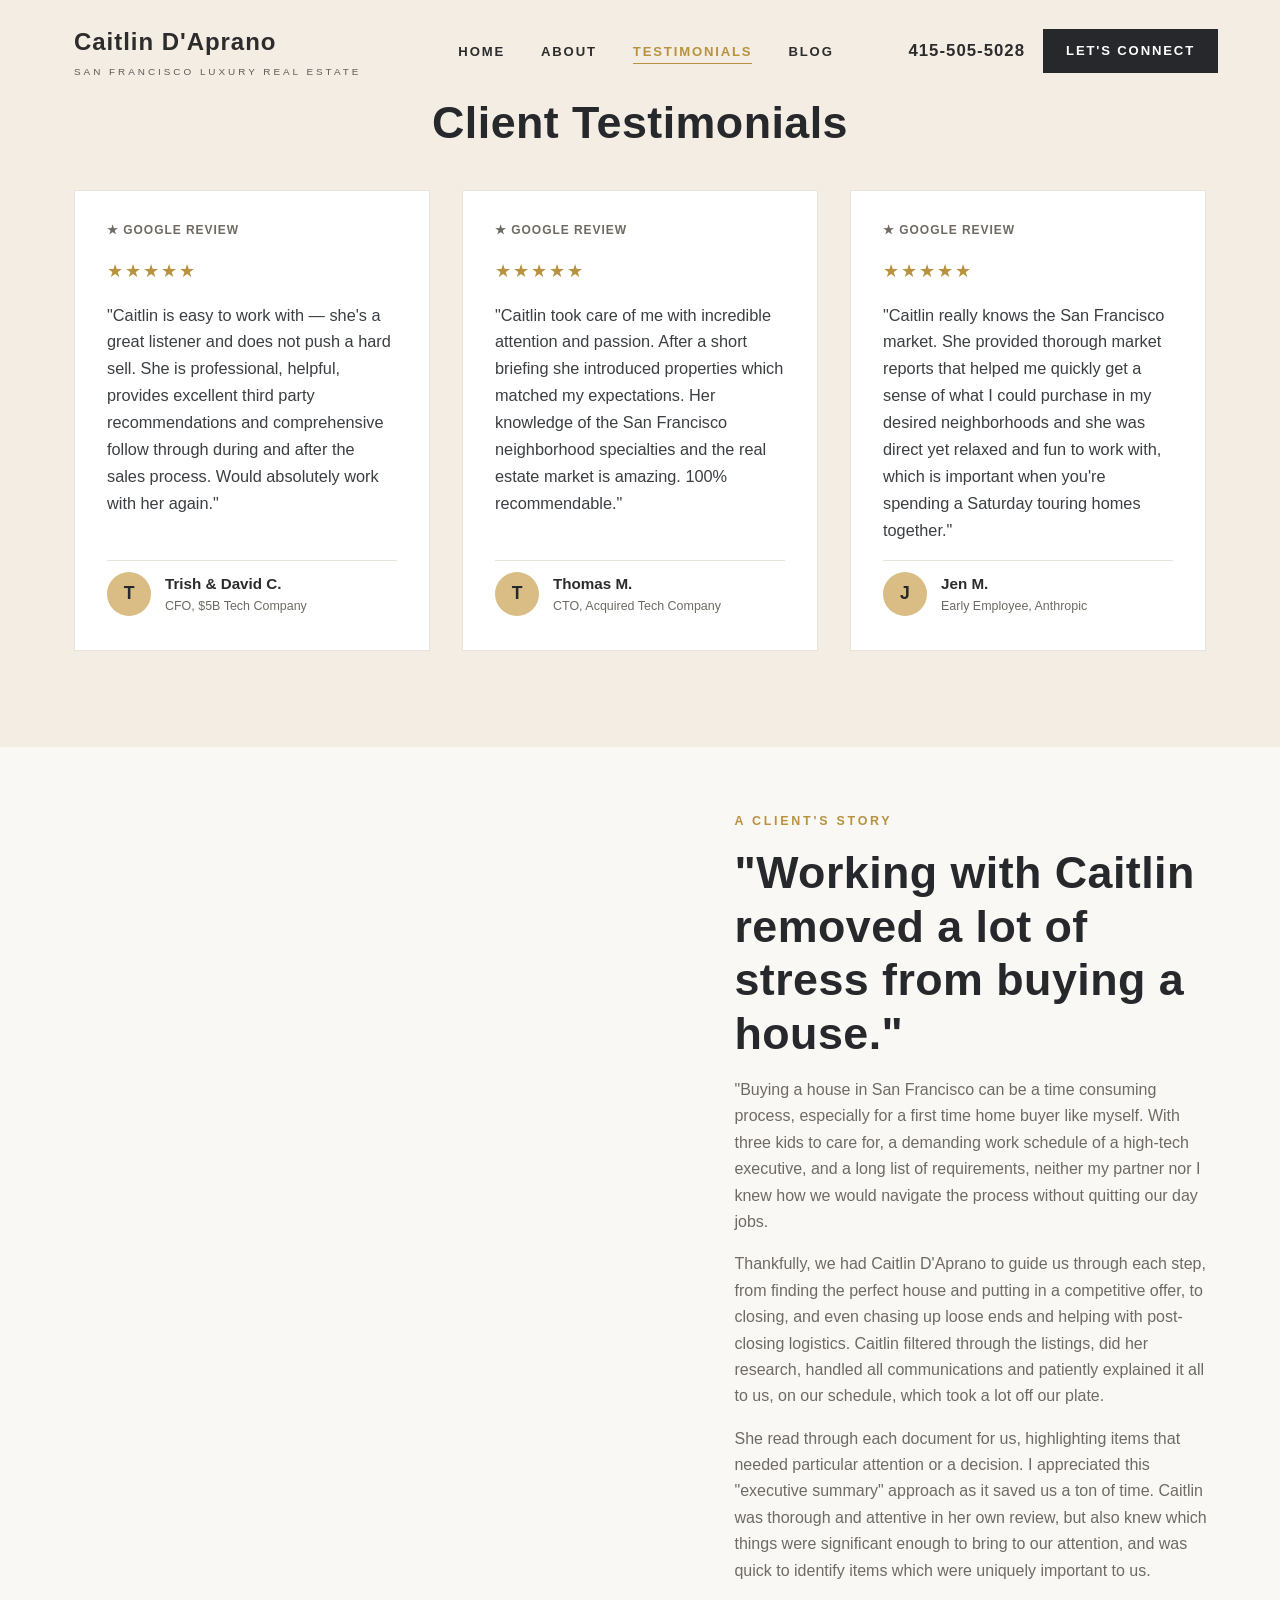
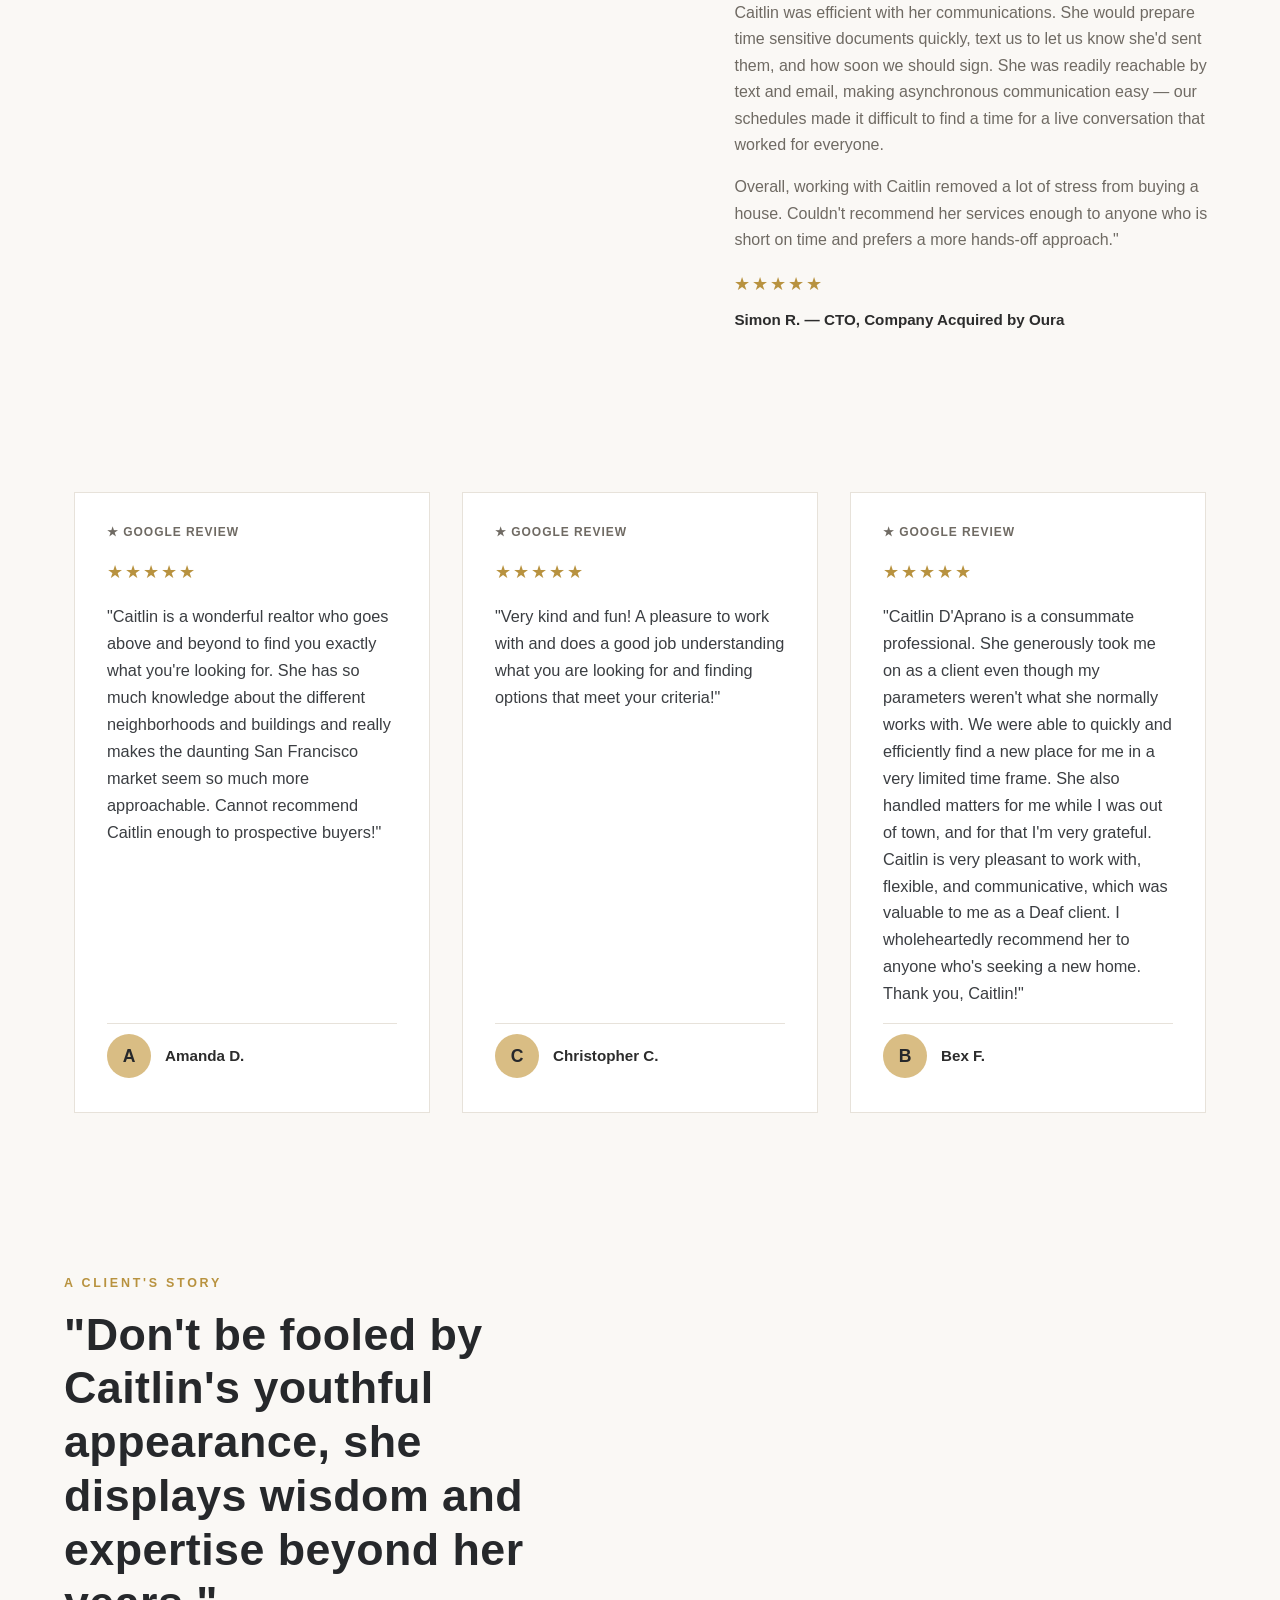
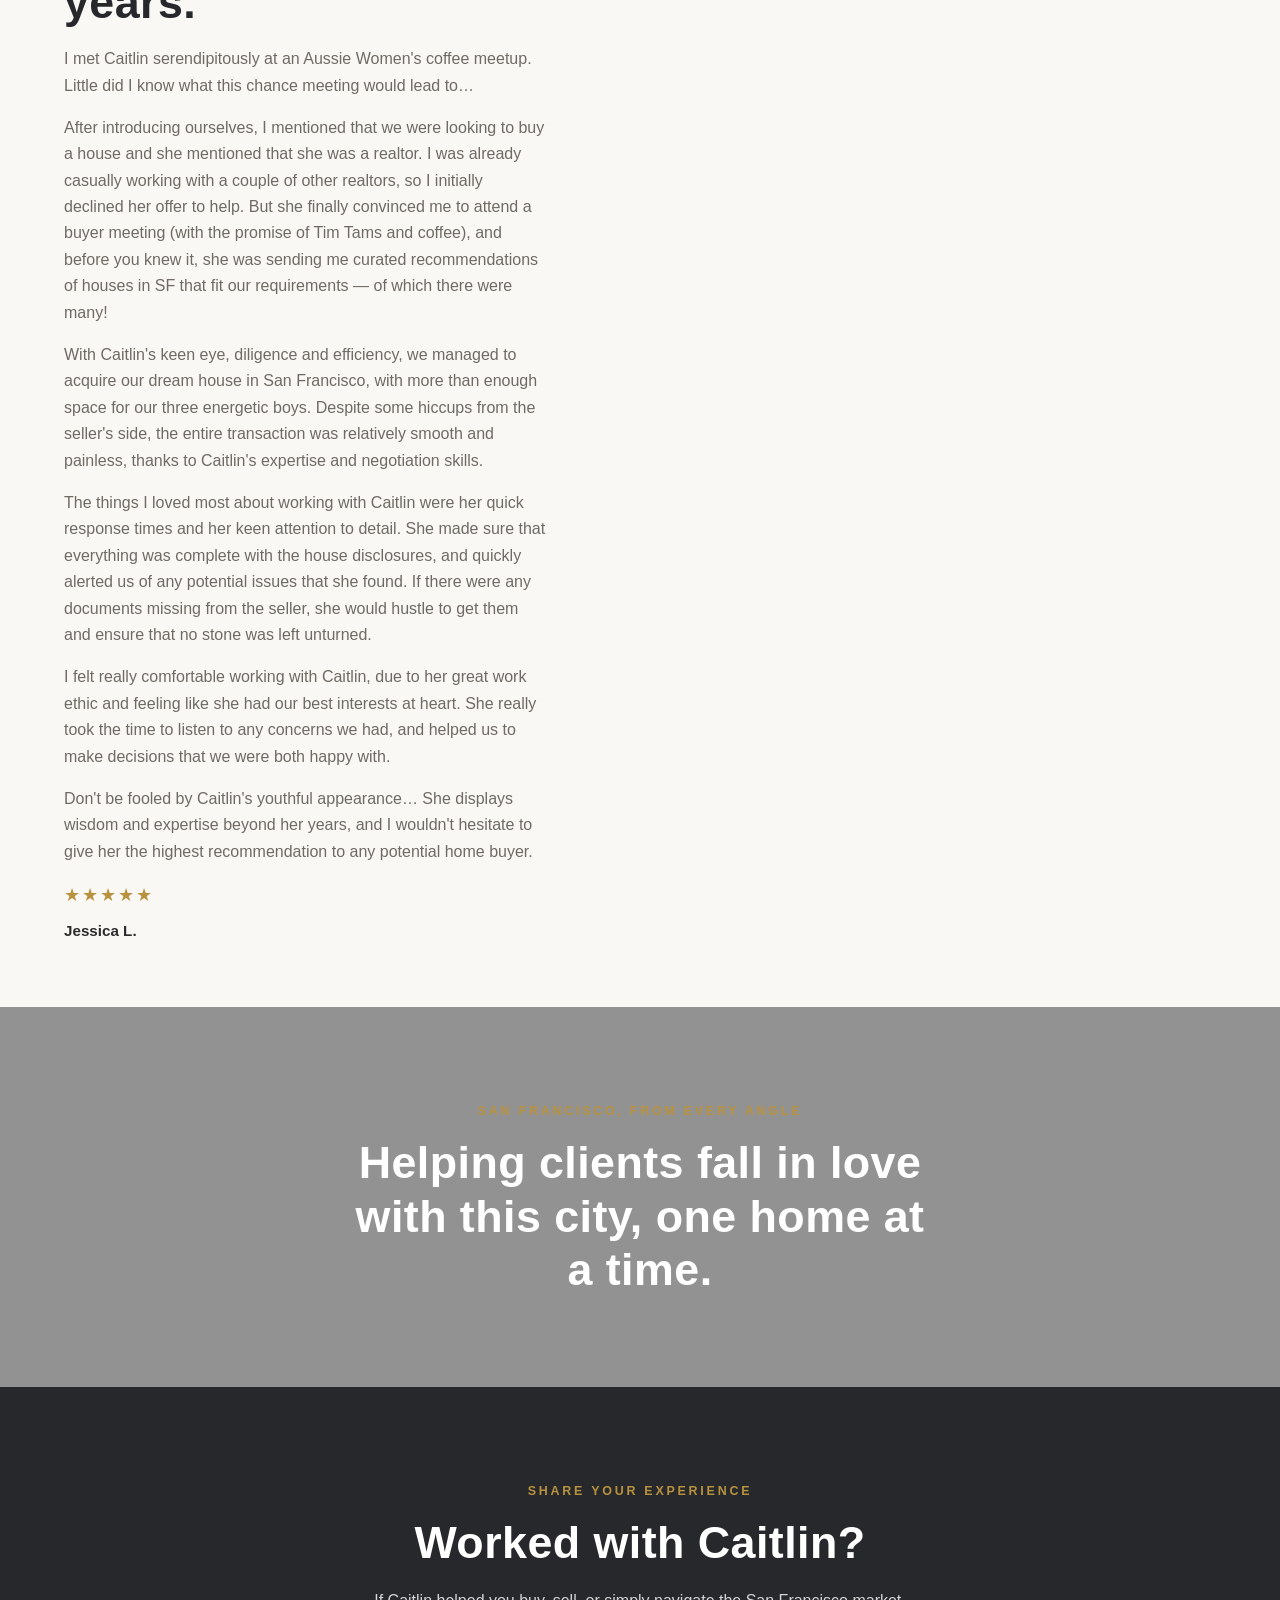
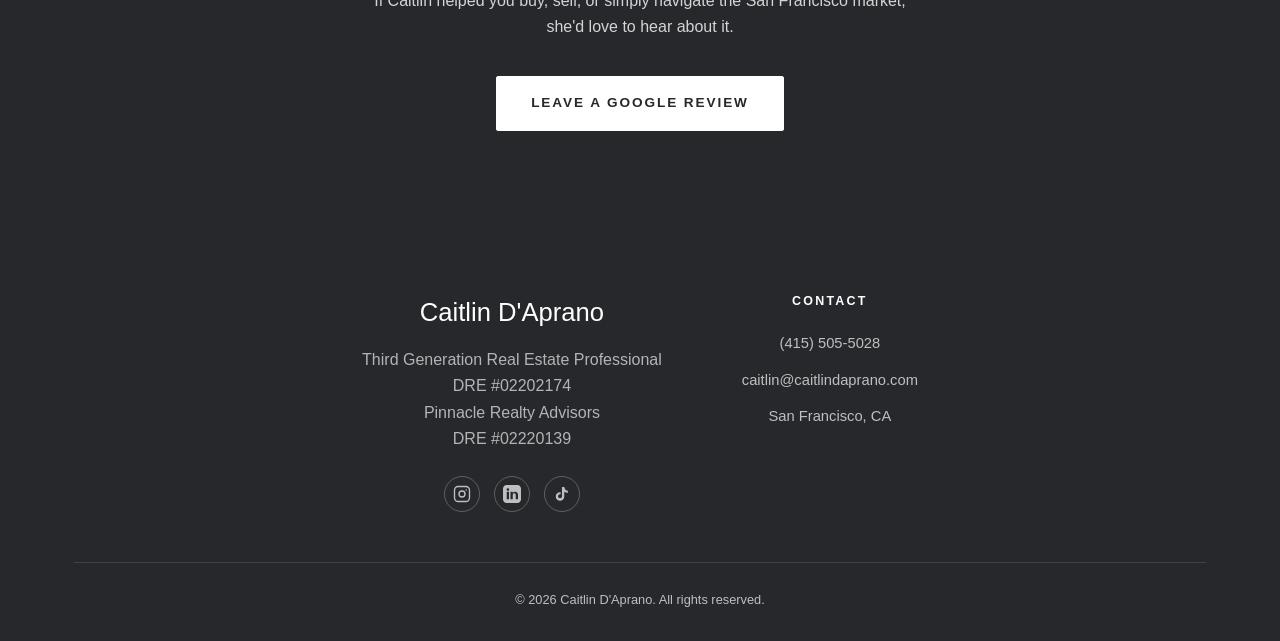
<file: testimonials.html>
<!DOCTYPE html>
<html lang="en">
<head>
  <meta charset="UTF-8" />
  <meta name="viewport" content="width=device-width, initial-scale=1.0" />
  <title>Testimonials | Caitlin D'Aprano | San Francisco Real Estate</title>
  <meta name="description" content="Read 5-star Google reviews for San Francisco luxury real estate agent Caitlin D'Aprano — from buyers, sellers and investors across the city." />
  <link rel="icon" type="image/x-icon" href="favicon.ico" />
  <link rel="icon" type="image/png" sizes="32x32" href="favicon-32x32.png" />
  <link rel="icon" type="image/png" sizes="16x16" href="favicon-16x16.png" />
  <link rel="apple-touch-icon" sizes="512x512" href="apple-touch-icon.png" />
  <link rel="canonical" href="https://www.caitlindaprano.com/testimonials" />
  <link rel="stylesheet" href="css/style.css" />
  <script type="application/ld+json">
{
  "@context": "https://schema.org",
  "@type": "RealEstateAgent",
  "name": "Caitlin D'Aprano",
  "url": "https://www.caitlindaprano.com",
  "aggregateRating": {
    "@type": "AggregateRating",
    "ratingValue": "5",
    "bestRating": "5",
    "ratingCount": "8"
  },
  "review": [
    {
      "@type": "Review",
      "author": { "@type": "Person", "name": "Trish & David C." },
      "reviewRating": { "@type": "Rating", "ratingValue": "5", "bestRating": "5" },
      "reviewBody": "Caitlin is easy to work with — she's a great listener and does not push a hard sell. She is professional, helpful, provides excellent third party recommendations and comprehensive follow through during and after the sales process. Would absolutely work with her again."
    },
    {
      "@type": "Review",
      "author": { "@type": "Person", "name": "Thomas M." },
      "reviewRating": { "@type": "Rating", "ratingValue": "5", "bestRating": "5" },
      "reviewBody": "Caitlin took care of me with incredible attention and passion. After a short briefing she introduced properties which matched my expectations. Her knowledge of the San Francisco neighborhood specialties and the real estate market is amazing. 100% recommendable."
    },
    {
      "@type": "Review",
      "author": { "@type": "Person", "name": "Jen M." },
      "reviewRating": { "@type": "Rating", "ratingValue": "5", "bestRating": "5" },
      "reviewBody": "Caitlin really knows the San Francisco market. She provided thorough market reports that helped me quickly get a sense of what I could purchase in my desired neighborhoods and she was direct yet relaxed and fun to work with."
    },
    {
      "@type": "Review",
      "author": { "@type": "Person", "name": "Simon R." },
      "reviewRating": { "@type": "Rating", "ratingValue": "5", "bestRating": "5" },
      "reviewBody": "Overall, working with Caitlin removed a lot of stress from buying a house. Couldn't recommend her services enough to anyone who is short on time and prefers a more hands-off approach."
    },
    {
      "@type": "Review",
      "author": { "@type": "Person", "name": "Amanda D." },
      "reviewRating": { "@type": "Rating", "ratingValue": "5", "bestRating": "5" },
      "reviewBody": "Caitlin is a wonderful realtor who goes above and beyond to find you exactly what you're looking for. She has so much knowledge about the different neighborhoods and buildings and really makes the daunting San Francisco market seem so much more approachable."
    },
    {
      "@type": "Review",
      "author": { "@type": "Person", "name": "Christopher C." },
      "reviewRating": { "@type": "Rating", "ratingValue": "5", "bestRating": "5" },
      "reviewBody": "Very kind and fun! A pleasure to work with and does a good job understanding what you are looking for and finding options that meet your criteria!"
    },
    {
      "@type": "Review",
      "author": { "@type": "Person", "name": "Bex F." },
      "reviewRating": { "@type": "Rating", "ratingValue": "5", "bestRating": "5" },
      "reviewBody": "Caitlin D'Aprano is a consummate professional. She generously took me on as a client even though my parameters weren't what she normally works with. I wholeheartedly recommend her to anyone who's seeking a new home."
    },
    {
      "@type": "Review",
      "author": { "@type": "Person", "name": "Jessica L." },
      "reviewRating": { "@type": "Rating", "ratingValue": "5", "bestRating": "5" },
      "reviewBody": "Don't be fooled by Caitlin's youthful appearance… She displays wisdom and expertise beyond her years, and I wouldn't hesitate to give her the highest recommendation to any potential home buyer."
    }
  ],
  "sameAs": [
    "https://www.instagram.com/caitlindaprano/",
    "https://www.linkedin.com/in/caitlindaprano/",
    "https://www.tiktok.com/@caitlindaprano",
    "https://share.google/VSUgYbl4f97KKXmap"
  ]
}
</script>
</head>
<body>

  <!-- Header -->
  <header class="site-header">
    <nav class="nav">
      <a href="/" class="logo">Caitlin D'Aprano<small>San Francisco Luxury Real Estate</small></a>
      <ul class="nav-links">
        <li><a href="/">Home</a></li>
        <li><a href="about.html">About</a></li>
        <li><a href="testimonials.html" class="active">Testimonials</a></li>
        <li><a href="blog/index.html">Blog</a></li>
      </ul>
      <div class="nav-cta">
        <a href="tel:+14155055028" class="nav-phone">415-505-5028</a>
        <a href="contact.html" class="nav-cta-btn">LET'S CONNECT</a>
        <button class="nav-toggle" aria-label="Toggle navigation">
          <span></span><span></span><span></span>
        </button>
      </div>
    </nav>
  </header>

  <!-- Reviews grid 1 -->
  <section class="section-alt">
    <div class="container">
      <div class="section-intro" style="margin-bottom: 40px;">
        <h1 style="font-size: clamp(2rem, 4vw, 2.8rem); line-height:1.2;">Client Testimonials</h1>
      </div>
      <div class="grid-3">
        <div class="review-card">
          <div class="google-badge">★ Google Review</div>
          <div class="review-stars">★★★★★</div>
          <p class="review-quote">"Caitlin is easy to work with — she's a great listener and does not push a hard sell. She is professional, helpful, provides excellent third party recommendations and comprehensive follow through during and after the sales process. Would absolutely work with her again."</p>
          <div class="review-author">
            <div class="review-avatar">T</div>
            <div>
              <div class="review-author-name">Trish &amp; David C.</div>
              <div class="review-author-meta">CFO, $5B Tech Company</div>
            </div>
          </div>
        </div>
        <div class="review-card">
          <div class="google-badge">★ Google Review</div>
          <div class="review-stars">★★★★★</div>
          <p class="review-quote">"Caitlin took care of me with incredible attention and passion. After a short briefing she introduced properties which matched my expectations. Her knowledge of the San Francisco neighborhood specialties and the real estate market is amazing. 100% recommendable."</p>
          <div class="review-author">
            <div class="review-avatar">T</div>
            <div>
              <div class="review-author-name">Thomas M.</div>
              <div class="review-author-meta">CTO, Acquired Tech Company</div>
            </div>
          </div>
        </div>
        <div class="review-card">
          <div class="google-badge">★ Google Review</div>
          <div class="review-stars">★★★★★</div>
          <p class="review-quote">"Caitlin really knows the San Francisco market. She provided thorough market reports that helped me quickly get a sense of what I could purchase in my desired neighborhoods and she was direct yet relaxed and fun to work with, which is important when you're spending a Saturday touring homes together."</p>
          <div class="review-author">
            <div class="review-avatar">J</div>
            <div>
              <div class="review-author-name">Jen M.</div>
              <div class="review-author-meta">Early Employee, Anthropic</div>
            </div>
          </div>
        </div>
      </div>
    </div>
  </section>

  <!-- Panoramic split 1 -->
  <div class="pano-split">
    <div class="pano-image" style="background-image:url('https://images.unsplash.com/photo-1527905876394-1e5115891cba?auto=format&fit=crop&w=1600&q=80');"></div>
    <div class="pano-text">
      <span class="eyebrow">A Client's Story</span>
      <h2>"Working with Caitlin removed a lot of stress from buying a house."</h2>
      <p style="margin-top:16px; color:var(--color-muted);">
        "Buying a house in San Francisco can be a time consuming process, especially for a first time home buyer like myself. With three kids to care for, a demanding work schedule of a high-tech executive, and a long list of requirements, neither my partner nor I knew how we would navigate the process without quitting our day jobs.
      </p>
      <p style="margin-top:16px; color:var(--color-muted);">
        Thankfully, we had Caitlin D'Aprano to guide us through each step, from finding the perfect house and putting in a competitive offer, to closing, and even chasing up loose ends and helping with post-closing logistics. Caitlin filtered through the listings, did her research, handled all communications and patiently explained it all to us, on our schedule, which took a lot off our plate.
      </p>
      <p style="margin-top:16px; color:var(--color-muted);">
        She read through each document for us, highlighting items that needed particular attention or a decision. I appreciated this "executive summary" approach as it saved us a ton of time. Caitlin was thorough and attentive in her own review, but also knew which things were significant enough to bring to our attention, and was quick to identify items which were uniquely important to us.
      </p>
      <p style="margin-top:16px; color:var(--color-muted);">
        Caitlin was efficient with her communications. She would prepare time sensitive documents quickly, text us to let us know she'd sent them, and how soon we should sign. She was readily reachable by text and email, making asynchronous communication easy — our schedules made it difficult to find a time for a live conversation that worked for everyone.
      </p>
      <p style="margin-top:16px; color:var(--color-muted);">
        Overall, working with Caitlin removed a lot of stress from buying a house. Couldn't recommend her services enough to anyone who is short on time and prefers a more hands-off approach."
      </p>
      <div class="review-stars" style="margin-top:16px;">★★★★★</div>
      <div class="review-author-name" style="margin-top:8px;">Simon R. — CTO, Company Acquired by Oura</div>
    </div>
  </div>

  <!-- Reviews grid 2 -->
  <section>
    <div class="container">
      <div class="grid-3">
        <div class="review-card">
          <div class="google-badge">★ Google Review</div>
          <div class="review-stars">★★★★★</div>
          <p class="review-quote">"Caitlin is a wonderful realtor who goes above and beyond to find you exactly what you're looking for. She has so much knowledge about the different neighborhoods and buildings and really makes the daunting San Francisco market seem so much more approachable. Cannot recommend Caitlin enough to prospective buyers!"</p>
          <div class="review-author">
            <div class="review-avatar">A</div>
            <div>
              <div class="review-author-name">Amanda D.</div>
            </div>
          </div>
        </div>
        <div class="review-card">
          <div class="google-badge">★ Google Review</div>
          <div class="review-stars">★★★★★</div>
          <p class="review-quote">"Very kind and fun! A pleasure to work with and does a good job understanding what you are looking for and finding options that meet your criteria!"</p>
          <div class="review-author">
            <div class="review-avatar">C</div>
            <div>
              <div class="review-author-name">Christopher C.</div>
            </div>
          </div>
        </div>
        <div class="review-card">
          <div class="google-badge">★ Google Review</div>
          <div class="review-stars">★★★★★</div>
          <p class="review-quote">"Caitlin D'Aprano is a consummate professional. She generously took me on as a client even though my parameters weren't what she normally works with. We were able to quickly and efficiently find a new place for me in a very limited time frame. She also handled matters for me while I was out of town, and for that I'm very grateful. Caitlin is very pleasant to work with, flexible, and communicative, which was valuable to me as a Deaf client. I wholeheartedly recommend her to anyone who's seeking a new home. Thank you, Caitlin!"</p>
          <div class="review-author">
            <div class="review-avatar">B</div>
            <div>
              <div class="review-author-name">Bex F.</div>
            </div>
          </div>
        </div>
      </div>
    </div>
  </section>

  <!-- Panoramic split 2 (reverse) -->
  <div class="pano-split reverse">
    <div class="pano-image" style="background-image:url('https://images.unsplash.com/photo-1762888513034-d34bbc17068a?auto=format&fit=crop&w=1600&q=80');"></div>
    <div class="pano-text">
      <span class="eyebrow">A Client's Story</span>
      <h2>"Don't be fooled by Caitlin's youthful appearance, she displays wisdom and expertise beyond her years."</h2>
      <p style="margin-top:16px; color:var(--color-muted);">
        I met Caitlin serendipitously at an Aussie Women's coffee meetup. Little did I know what this chance meeting would lead to…
      </p>
      <p style="margin-top:16px; color:var(--color-muted);">
        After introducing ourselves, I mentioned that we were looking to buy a house and she mentioned that she was a realtor. I was already casually working with a couple of other realtors, so I initially declined her offer to help. But she finally convinced me to attend a buyer meeting (with the promise of Tim Tams and coffee), and before you knew it, she was sending me curated recommendations of houses in SF that fit our requirements — of which there were many!
      </p>
      <p style="margin-top:16px; color:var(--color-muted);">
        With Caitlin's keen eye, diligence and efficiency, we managed to acquire our dream house in San Francisco, with more than enough space for our three energetic boys. Despite some hiccups from the seller's side, the entire transaction was relatively smooth and painless, thanks to Caitlin's expertise and negotiation skills.
      </p>
      <p style="margin-top:16px; color:var(--color-muted);">
        The things I loved most about working with Caitlin were her quick response times and her keen attention to detail. She made sure that everything was complete with the house disclosures, and quickly alerted us of any potential issues that she found. If there were any documents missing from the seller, she would hustle to get them and ensure that no stone was left unturned.
      </p>
      <p style="margin-top:16px; color:var(--color-muted);">
        I felt really comfortable working with Caitlin, due to her great work ethic and feeling like she had our best interests at heart. She really took the time to listen to any concerns we had, and helped us to make decisions that we were both happy with.
      </p>
      <p style="margin-top:16px; color:var(--color-muted);">
        Don't be fooled by Caitlin's youthful appearance… She displays wisdom and expertise beyond her years, and I wouldn't hesitate to give her the highest recommendation to any potential home buyer.
      </p>
      <div class="review-stars" style="margin-top:16px;">★★★★★</div>
      <div class="review-author-name" style="margin-top:8px;">Jessica L.</div>
    </div>
  </div>

  <!-- Wide panoramic banner -->
  <div class="pano-banner" style="background-image:url('https://images.unsplash.com/photo-1678566750893-29e316ea1120?auto=format&fit=crop&w=1920&q=80');">
    <div class="pano-banner-content">
      <span class="eyebrow">San Francisco, From Every Angle</span>
      <h2 style="color:#fff;">Helping clients fall in love with this city, one home at a time.</h2>
    </div>
  </div>

  <!-- CTA -->
  <section class="cta-band">
    <div class="container">
      <span class="eyebrow">Share Your Experience</span>
      <h2>Worked with Caitlin?</h2>
      <p>If Caitlin helped you buy, sell, or simply navigate the San Francisco market, she'd love to hear about it.</p>
      <a href="https://www.google.com/search?q=Caitlin+D%27Aprano+Pinnacle+Realty+Advisors+San+Francisco+reviews" target="_blank" rel="noopener" class="btn btn-light">Leave a Google Review</a>
    </div>
  </section>

  <!-- Footer -->
  <footer class="site-footer">
    <div class="container">
      <div class="footer-grid">
        <div>
          <div class="footer-logo">Caitlin D'Aprano</div>
          <p style="max-width: 320px; color: rgba(255,255,255,0.65);">Third Generation Real Estate Professional</p>
          <p style="max-width: 320px; color: rgba(255,255,255,0.65);">DRE #02202174</p>
          <p style="max-width: 320px; color: rgba(255,255,255,0.65);">Pinnacle Realty Advisors</p>
          <p style="max-width: 320px; color: rgba(255,255,255,0.65);"><a href="https://www2.dre.ca.gov/publicasp/pplinfo.asp?License_id=02220139" target="_blank" rel="noopener" style="color: rgba(255,255,255,0.65);">DRE #02220139</a></p>
          <div class="social-links" style="margin-top:24px;">
            <a href="https://www.instagram.com/caitlindaprano/" aria-label="Instagram" target="_blank" rel="noopener"><svg viewBox="0 0 24 24" width="18" height="18" fill="none" stroke="currentColor" stroke-width="1.8"><rect x="2" y="2" width="20" height="20" rx="5"/><circle cx="12" cy="12" r="4"/><circle cx="17.5" cy="6.5" r="1" fill="currentColor" stroke="none"/></svg></a>
            <a href="https://www.linkedin.com/in/caitlindaprano/" aria-label="LinkedIn" target="_blank" rel="noopener"><svg viewBox="0 0 24 24" width="18" height="18" fill="currentColor"><path d="M19 0H5C2.24 0 0 2.24 0 5v14c0 2.76 2.24 5 5 5h14c2.76 0 5-2.24 5-5V5c0-2.76-2.24-5-5-5zM8 19H5V9h3v10zM6.5 7.7C5.5 7.7 4.75 6.9 4.75 5.95S5.5 4.2 6.5 4.2s1.75.8 1.75 1.75S7.5 7.7 6.5 7.7zM20 19h-3v-5.6c0-3.37-4-3.11-4 0V19h-3V9h3v1.77c1.4-2.6 7-2.78 7 2.48V19z"/></svg></a>
            <a href="https://www.tiktok.com/@caitlindaprano" aria-label="TikTok" target="_blank" rel="noopener"><svg viewBox="0 0 24 24" width="18" height="18" fill="currentColor"><path d="M16.6 5.82c-.9-.8-1.46-1.92-1.56-3.16h-3.09v12.4c0 1.43-1.16 2.6-2.6 2.6-1.43 0-2.6-1.17-2.6-2.6 0-1.72 1.66-3.01 3.37-2.48V9.66c-3.45-.46-6.47 2.22-6.47 5.64 0 3.33 2.76 5.7 5.69 5.7 3.14 0 5.69-2.55 5.69-5.7V9.01c1.34.97 2.97 1.5 4.69 1.5V7.46c-1.06 0-2.07-.34-2.92-.95-.4-.27-.79-.6-1.2-.69z"/></svg></a>
          </div>
        </div>
        <div>
          <h4>Contact</h4>
          <ul>
            <li>(415) 505-5028</li>
            <li>caitlin@caitlindaprano.com</li>
            <li>San Francisco, CA</li>
          </ul>
        </div>
      </div>
      <div class="footer-bottom">
        <div>© <span class="current-year"></span> Caitlin D'Aprano. All rights reserved.</div>
      </div>
    </div>
  </footer>

  <script src="js/script.js"></script>
</body>
</html>
</file>
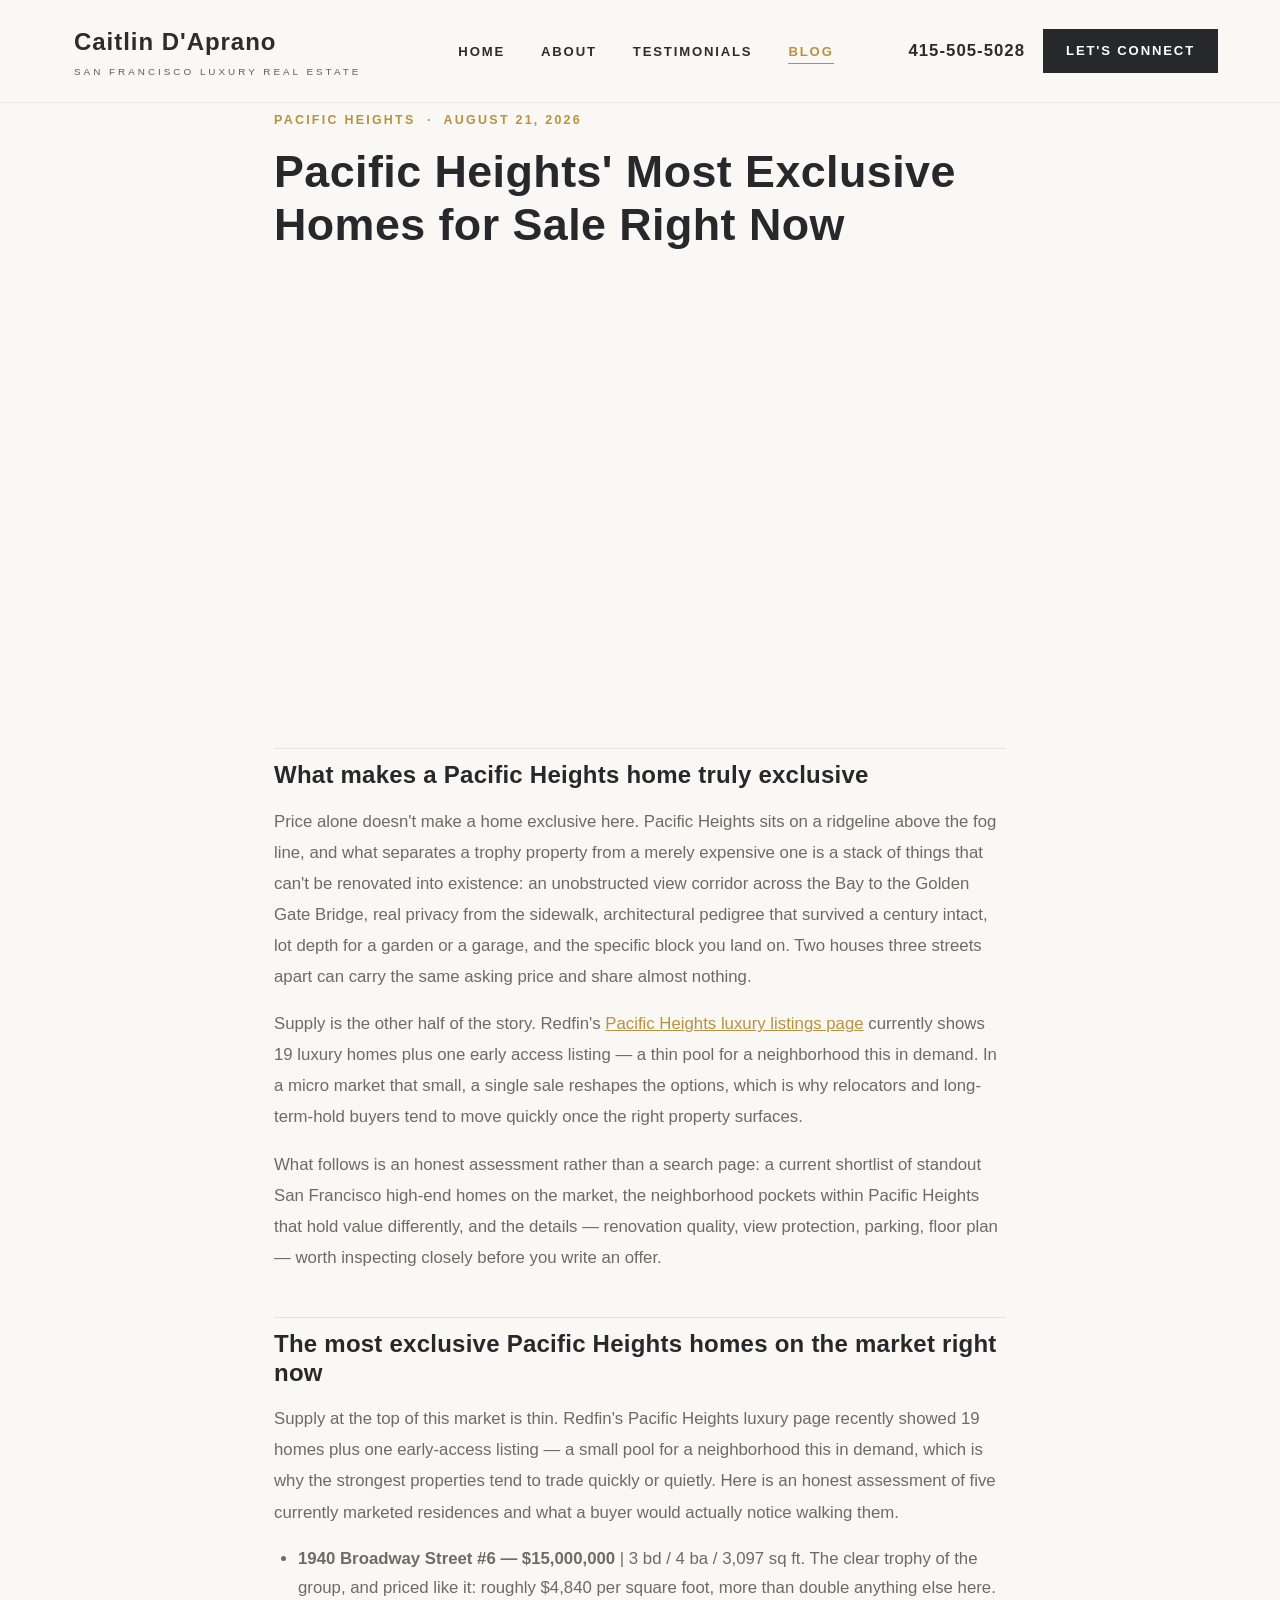
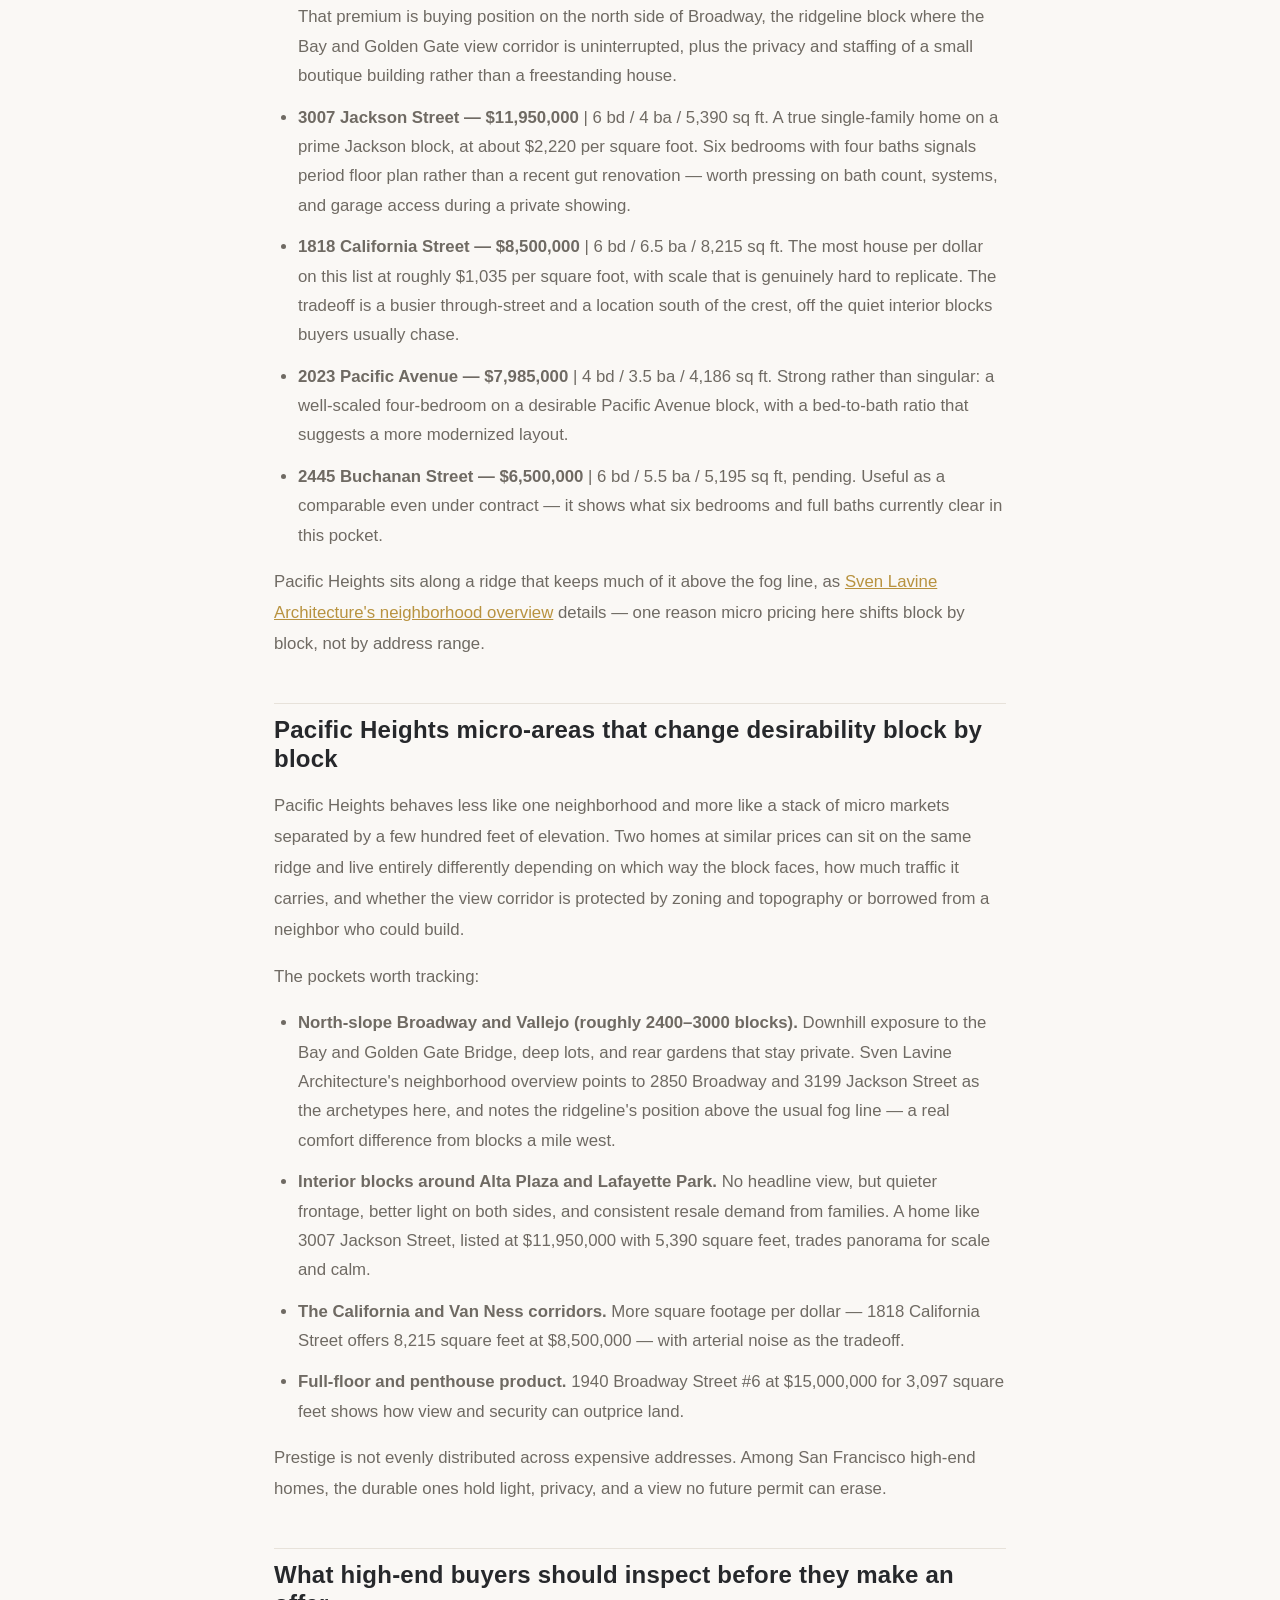
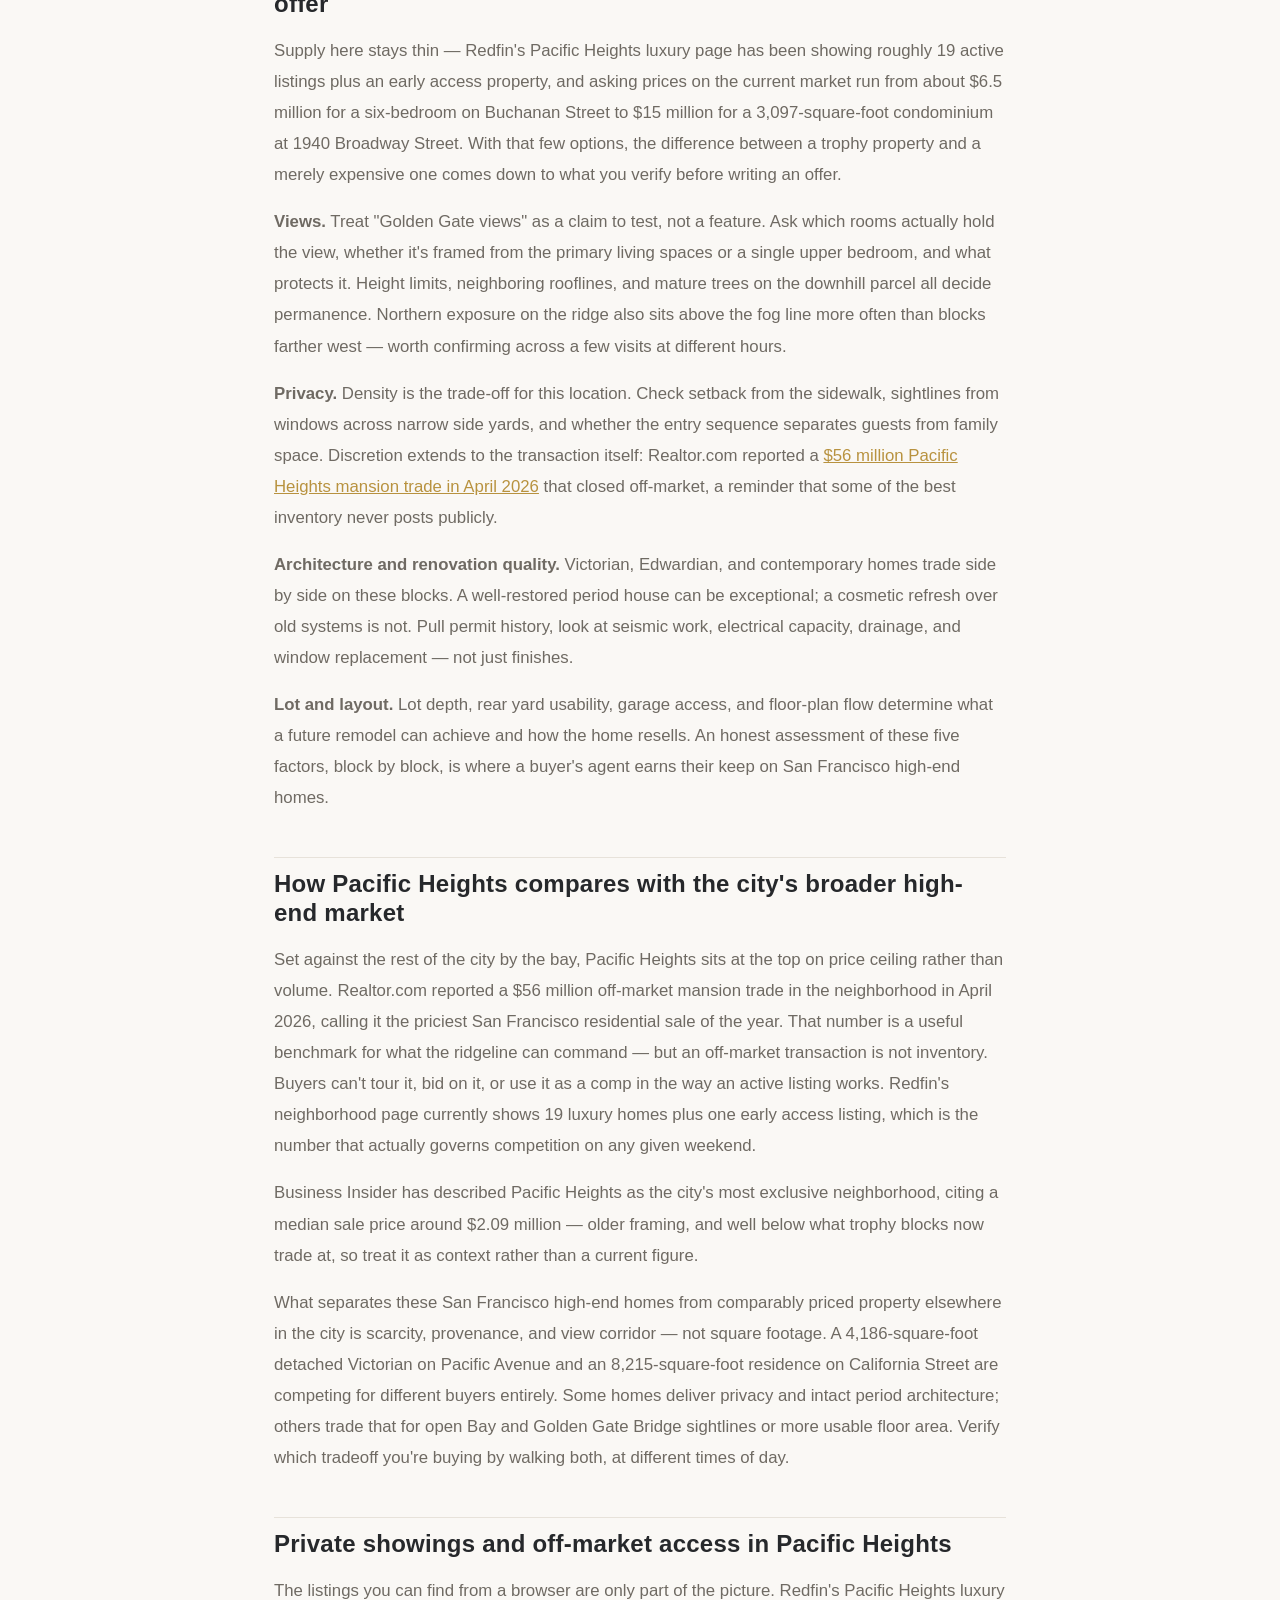
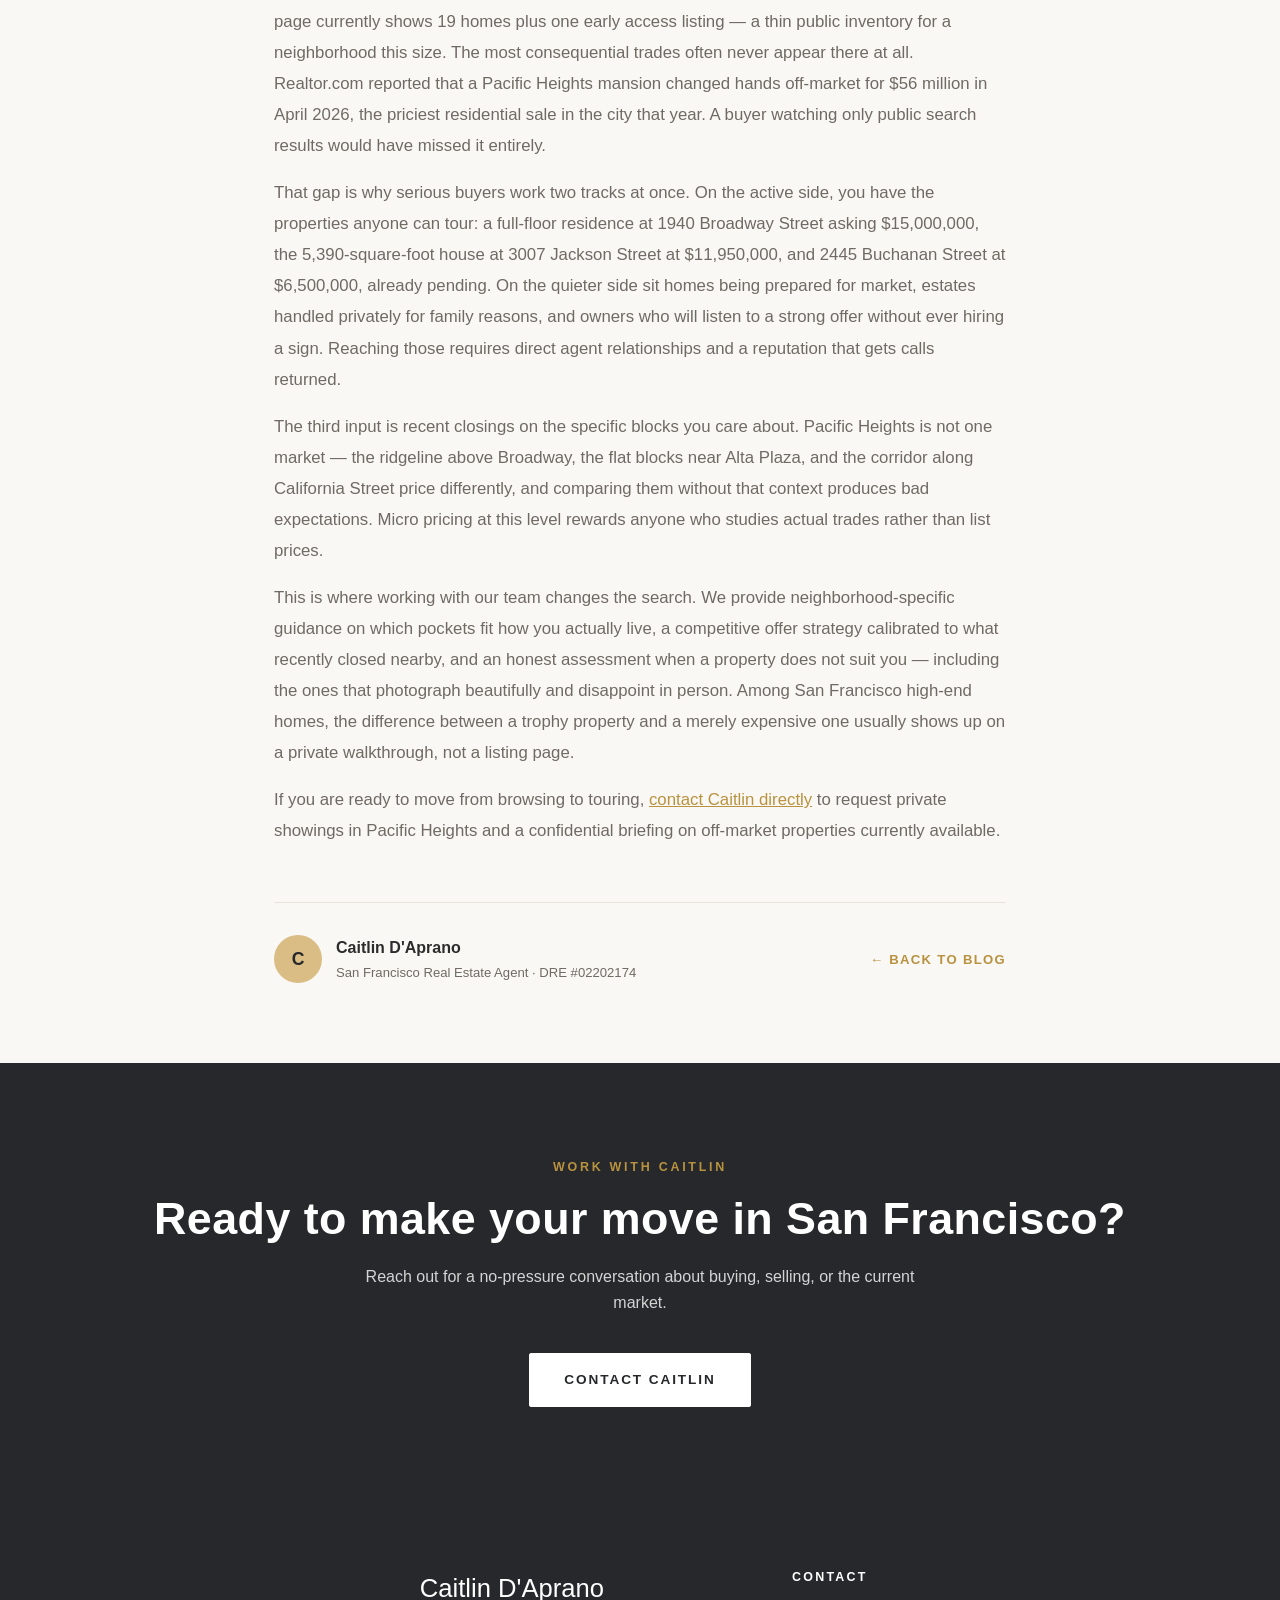
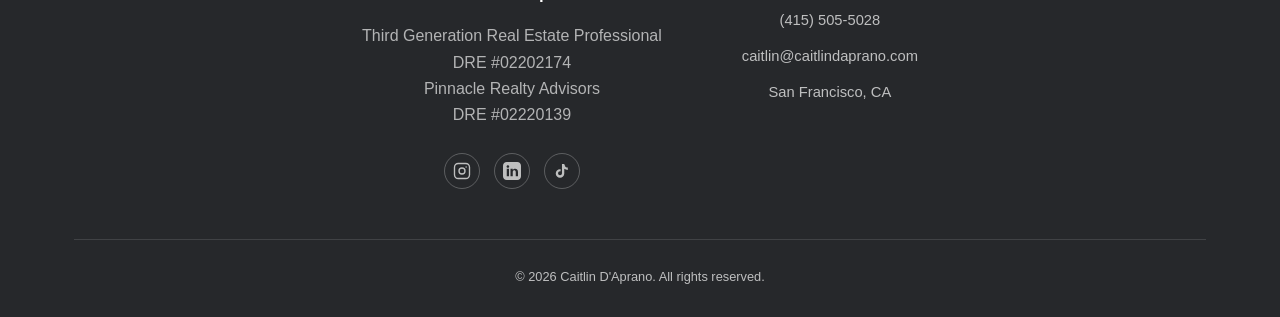
<file: blog/pacific-heights-exclusive-homes-for-sale.html>
<!DOCTYPE html>
<html lang="en">
<head>
  <meta charset="UTF-8" />
  <meta name="viewport" content="width=device-width, initial-scale=1.0" />
  <title>Pacific Heights Exclusive Homes For Sale | Caitlin D'Aprano</title>
  <meta name="description" content="The most exclusive Pacific Heights homes on the market now — current listings, the micro-areas that shift value block by block, and what to inspect before making an offer." />
  <link rel="icon" type="image/x-icon" href="../favicon.ico" />
  <link rel="icon" type="image/png" sizes="32x32" href="../favicon-32x32.png" />
  <link rel="icon" type="image/png" sizes="16x16" href="../favicon-16x16.png" />
  <link rel="apple-touch-icon" sizes="512x512" href="../apple-touch-icon.png" />
  <link rel="canonical" href="https://www.caitlindaprano.com/blog/pacific-heights-exclusive-homes-for-sale" />
  <link rel="stylesheet" href="../css/style.css" />
  <style>
    .post-body h2 {
      color: var(--color-charcoal);
      font-size: 1.5rem;
      margin: 44px 0 16px;
      padding-top: 12px;
      border-top: 1px solid var(--color-fog);
    }
    .post-body p {
      margin-top: 16px;
      color: var(--color-muted);
      font-size: 1.05rem;
      line-height: 1.85;
    }
    .post-body ul {
      margin: 16px 0 0 24px;
      display: flex;
      flex-direction: column;
      gap: 12px;
      color: var(--color-muted);
      font-size: 1.05rem;
      line-height: 1.75;
    }
    .post-body a {
      color: var(--color-gold);
      text-decoration: underline;
    }
  </style>
  <script type="application/ld+json">
{
  "@context": "https://schema.org",
  "@type": "BlogPosting",
  "headline": "Pacific Heights' Most Exclusive Homes for Sale Right Now",
  "description": "The most exclusive Pacific Heights homes on the market now — current listings, the micro-areas that shift value block by block, and what to inspect before making an offer.",
  "datePublished": "2026-08-21",
  "dateModified": "2026-08-21",
  "url": "https://www.caitlindaprano.com/blog/pacific-heights-exclusive-homes-for-sale",
  "author": {
    "@type": "Person",
    "name": "Caitlin D'Aprano",
    "url": "https://www.caitlindaprano.com/about"
  },
  "publisher": {
    "@type": "Person",
    "name": "Caitlin D'Aprano",
    "url": "https://www.caitlindaprano.com"
  },
  "mainEntityOfPage": {
    "@type": "WebPage",
    "@id": "https://www.caitlindaprano.com/blog/pacific-heights-exclusive-homes-for-sale"
  },
  "keywords": "Pacific Heights homes for sale, San Francisco high-end homes, Pacific Heights luxury listings, San Francisco trophy properties, Broadway Street San Francisco, off-market San Francisco"
}
</script>
</head>
<body>

  <!-- Header -->
  <header class="site-header solid">
    <nav class="nav">
      <a href="/" class="logo">Caitlin D'Aprano<small>San Francisco Luxury Real Estate</small></a>
      <ul class="nav-links">
        <li><a href="/">Home</a></li>
        <li><a href="../about.html">About</a></li>
        <li><a href="../testimonials.html">Testimonials</a></li>
        <li><a href="index.html" class="active">Blog</a></li>
      </ul>
      <div class="nav-cta">
        <a href="tel:+14155055028" class="nav-phone">415-505-5028</a>
        <a href="../contact.html" class="nav-cta-btn">LET'S CONNECT</a>
        <button class="nav-toggle" aria-label="Toggle navigation">
          <span></span><span></span><span></span>
        </button>
      </div>
    </nav>
  </header>

  <!-- Post -->
  <article style="padding-top: 110px; padding-bottom: 80px;">
    <div class="container" style="max-width: 780px;">

      <p style="font-size:0.78rem; letter-spacing:0.18em; text-transform:uppercase; color:var(--color-gold); font-weight:600; margin-bottom:14px;">
        PACIFIC HEIGHTS &nbsp;·&nbsp; August 21, 2026
      </p>
      <h1 style="font-size: clamp(2rem, 4vw, 2.8rem); line-height:1.2;">Pacific Heights' Most Exclusive Homes for Sale Right Now</h1>

      <div style="height: 420px; background: url('https://images.unsplash.com/photo-1678566750893-29e316ea1120?auto=format&fit=crop&w=1600&q=80') center/cover; margin: 32px 0; border-radius: 2px;"></div>

      <div class="post-body">

        <h2>What makes a Pacific Heights home truly exclusive</h2>

        <p>Price alone doesn't make a home exclusive here. Pacific Heights sits on a ridgeline above the fog line, and what separates a trophy property from a merely expensive one is a stack of things that can't be renovated into existence: an unobstructed view corridor across the Bay to the Golden Gate Bridge, real privacy from the sidewalk, architectural pedigree that survived a century intact, lot depth for a garden or a garage, and the specific block you land on. Two houses three streets apart can carry the same asking price and share almost nothing.</p>

        <p>Supply is the other half of the story. Redfin's <a href="https://redfin.com/neighborhood/2074/CA/San-Francisco/Pacific-Heights/luxury-homes" target="_blank" rel="noopener">Pacific Heights luxury listings page</a> currently shows 19 luxury homes plus one early access listing — a thin pool for a neighborhood this in demand. In a micro market that small, a single sale reshapes the options, which is why relocators and long-term-hold buyers tend to move quickly once the right property surfaces.</p>

        <p>What follows is an honest assessment rather than a search page: a current shortlist of standout San Francisco high-end homes on the market, the neighborhood pockets within Pacific Heights that hold value differently, and the details — renovation quality, view protection, parking, floor plan — worth inspecting closely before you write an offer.</p>

        <h2>The most exclusive Pacific Heights homes on the market right now</h2>

        <p>Supply at the top of this market is thin. Redfin's Pacific Heights luxury page recently showed 19 homes plus one early-access listing — a small pool for a neighborhood this in demand, which is why the strongest properties tend to trade quickly or quietly. Here is an honest assessment of five currently marketed residences and what a buyer would actually notice walking them.</p>

        <ul>
          <li><strong>1940 Broadway Street #6 — $15,000,000</strong> | 3 bd / 4 ba / 3,097 sq ft. The clear trophy of the group, and priced like it: roughly $4,840 per square foot, more than double anything else here. That premium is buying position on the north side of Broadway, the ridgeline block where the Bay and Golden Gate view corridor is uninterrupted, plus the privacy and staffing of a small boutique building rather than a freestanding house.</li>
          <li><strong>3007 Jackson Street — $11,950,000</strong> | 6 bd / 4 ba / 5,390 sq ft. A true single-family home on a prime Jackson block, at about $2,220 per square foot. Six bedrooms with four baths signals period floor plan rather than a recent gut renovation — worth pressing on bath count, systems, and garage access during a private showing.</li>
          <li><strong>1818 California Street — $8,500,000</strong> | 6 bd / 6.5 ba / 8,215 sq ft. The most house per dollar on this list at roughly $1,035 per square foot, with scale that is genuinely hard to replicate. The tradeoff is a busier through-street and a location south of the crest, off the quiet interior blocks buyers usually chase.</li>
          <li><strong>2023 Pacific Avenue — $7,985,000</strong> | 4 bd / 3.5 ba / 4,186 sq ft. Strong rather than singular: a well-scaled four-bedroom on a desirable Pacific Avenue block, with a bed-to-bath ratio that suggests a more modernized layout.</li>
          <li><strong>2445 Buchanan Street — $6,500,000</strong> | 6 bd / 5.5 ba / 5,195 sq ft, pending. Useful as a comparable even under contract — it shows what six bedrooms and full baths currently clear in this pocket.</li>
        </ul>

        <p>Pacific Heights sits along a ridge that keeps much of it above the fog line, as <a href="https://slarchitecture.com/pacific-heights-in-san-francisco" target="_blank" rel="noopener">Sven Lavine Architecture's neighborhood overview</a> details — one reason micro pricing here shifts block by block, not by address range.</p>

        <h2>Pacific Heights micro-areas that change desirability block by block</h2>

        <p>Pacific Heights behaves less like one neighborhood and more like a stack of micro markets separated by a few hundred feet of elevation. Two homes at similar prices can sit on the same ridge and live entirely differently depending on which way the block faces, how much traffic it carries, and whether the view corridor is protected by zoning and topography or borrowed from a neighbor who could build.</p>

        <p>The pockets worth tracking:</p>

        <ul>
          <li><strong>North-slope Broadway and Vallejo (roughly 2400–3000 blocks).</strong> Downhill exposure to the Bay and Golden Gate Bridge, deep lots, and rear gardens that stay private. Sven Lavine Architecture's neighborhood overview points to 2850 Broadway and 3199 Jackson Street as the archetypes here, and notes the ridgeline's position above the usual fog line — a real comfort difference from blocks a mile west.</li>
          <li><strong>Interior blocks around Alta Plaza and Lafayette Park.</strong> No headline view, but quieter frontage, better light on both sides, and consistent resale demand from families. A home like 3007 Jackson Street, listed at $11,950,000 with 5,390 square feet, trades panorama for scale and calm.</li>
          <li><strong>The California and Van Ness corridors.</strong> More square footage per dollar — 1818 California Street offers 8,215 square feet at $8,500,000 — with arterial noise as the tradeoff.</li>
          <li><strong>Full-floor and penthouse product.</strong> 1940 Broadway Street #6 at $15,000,000 for 3,097 square feet shows how view and security can outprice land.</li>
        </ul>

        <p>Prestige is not evenly distributed across expensive addresses. Among San Francisco high-end homes, the durable ones hold light, privacy, and a view no future permit can erase.</p>

        <h2>What high-end buyers should inspect before they make an offer</h2>

        <p>Supply here stays thin — Redfin's Pacific Heights luxury page has been showing roughly 19 active listings plus an early access property, and asking prices on the current market run from about $6.5 million for a six-bedroom on Buchanan Street to $15 million for a 3,097-square-foot condominium at 1940 Broadway Street. With that few options, the difference between a trophy property and a merely expensive one comes down to what you verify before writing an offer.</p>

        <p><strong>Views.</strong> Treat "Golden Gate views" as a claim to test, not a feature. Ask which rooms actually hold the view, whether it's framed from the primary living spaces or a single upper bedroom, and what protects it. Height limits, neighboring rooflines, and mature trees on the downhill parcel all decide permanence. Northern exposure on the ridge also sits above the fog line more often than blocks farther west — worth confirming across a few visits at different hours.</p>

        <p><strong>Privacy.</strong> Density is the trade-off for this location. Check setback from the sidewalk, sightlines from windows across narrow side yards, and whether the entry sequence separates guests from family space. Discretion extends to the transaction itself: Realtor.com reported a <a href="https://realtor.com/news/unique-homes/google-san-francisco-mansion-sale-most-expensive-2026" target="_blank" rel="noopener">$56 million Pacific Heights mansion trade in April 2026</a> that closed off-market, a reminder that some of the best inventory never posts publicly.</p>

        <p><strong>Architecture and renovation quality.</strong> Victorian, Edwardian, and contemporary homes trade side by side on these blocks. A well-restored period house can be exceptional; a cosmetic refresh over old systems is not. Pull permit history, look at seismic work, electrical capacity, drainage, and window replacement — not just finishes.</p>

        <p><strong>Lot and layout.</strong> Lot depth, rear yard usability, garage access, and floor-plan flow determine what a future remodel can achieve and how the home resells. An honest assessment of these five factors, block by block, is where a buyer's agent earns their keep on San Francisco high-end homes.</p>

        <h2>How Pacific Heights compares with the city's broader high-end market</h2>

        <p>Set against the rest of the city by the bay, Pacific Heights sits at the top on price ceiling rather than volume. Realtor.com reported a $56 million off-market mansion trade in the neighborhood in April 2026, calling it the priciest San Francisco residential sale of the year. That number is a useful benchmark for what the ridgeline can command — but an off-market transaction is not inventory. Buyers can't tour it, bid on it, or use it as a comp in the way an active listing works. Redfin's neighborhood page currently shows 19 luxury homes plus one early access listing, which is the number that actually governs competition on any given weekend.</p>

        <p>Business Insider has described Pacific Heights as the city's most exclusive neighborhood, citing a median sale price around $2.09 million — older framing, and well below what trophy blocks now trade at, so treat it as context rather than a current figure.</p>

        <p>What separates these San Francisco high-end homes from comparably priced property elsewhere in the city is scarcity, provenance, and view corridor — not square footage. A 4,186-square-foot detached Victorian on Pacific Avenue and an 8,215-square-foot residence on California Street are competing for different buyers entirely. Some homes deliver privacy and intact period architecture; others trade that for open Bay and Golden Gate Bridge sightlines or more usable floor area. Verify which tradeoff you're buying by walking both, at different times of day.</p>

        <h2>Private showings and off-market access in Pacific Heights</h2>

        <p>The listings you can find from a browser are only part of the picture. Redfin's Pacific Heights luxury page currently shows 19 homes plus one early access listing — a thin public inventory for a neighborhood this size. The most consequential trades often never appear there at all. Realtor.com reported that a Pacific Heights mansion changed hands off-market for $56 million in April 2026, the priciest residential sale in the city that year. A buyer watching only public search results would have missed it entirely.</p>

        <p>That gap is why serious buyers work two tracks at once. On the active side, you have the properties anyone can tour: a full-floor residence at 1940 Broadway Street asking $15,000,000, the 5,390-square-foot house at 3007 Jackson Street at $11,950,000, and 2445 Buchanan Street at $6,500,000, already pending. On the quieter side sit homes being prepared for market, estates handled privately for family reasons, and owners who will listen to a strong offer without ever hiring a sign. Reaching those requires direct agent relationships and a reputation that gets calls returned.</p>

        <p>The third input is recent closings on the specific blocks you care about. Pacific Heights is not one market — the ridgeline above Broadway, the flat blocks near Alta Plaza, and the corridor along California Street price differently, and comparing them without that context produces bad expectations. Micro pricing at this level rewards anyone who studies actual trades rather than list prices.</p>

        <p>This is where working with our team changes the search. We provide neighborhood-specific guidance on which pockets fit how you actually live, a competitive offer strategy calibrated to what recently closed nearby, and an honest assessment when a property does not suit you — including the ones that photograph beautifully and disappoint in person. Among San Francisco high-end homes, the difference between a trophy property and a merely expensive one usually shows up on a private walkthrough, not a listing page.</p>

        <p>If you are ready to move from browsing to touring, <a href="../contact.html">contact Caitlin directly</a> to request private showings in Pacific Heights and a confidential briefing on off-market properties currently available.</p>

      </div>

      <!-- Author / back link -->
      <div style="margin-top: 56px; padding-top: 32px; border-top: 1px solid var(--color-fog); display: flex; align-items: center; justify-content: space-between; flex-wrap: wrap; gap: 20px;">
        <div style="display:flex; align-items:center; gap:14px;">
          <div style="width:48px; height:48px; border-radius:50%; background:var(--color-gold-light); display:flex; align-items:center; justify-content:center; font-weight:700; font-size:1.1rem; color:var(--color-charcoal);">C</div>
          <div>
            <div style="font-weight:600;">Caitlin D'Aprano</div>
            <div style="font-size:0.82rem; color:var(--color-muted);">San Francisco Real Estate Agent · DRE #02202174</div>
          </div>
        </div>
        <a href="index.html" style="font-size:0.82rem; letter-spacing:0.1em; text-transform:uppercase; font-weight:600; color:var(--color-gold);">← Back to Blog</a>
      </div>

    </div>
  </article>

  <!-- CTA -->
  <section class="cta-band">
    <div class="container">
      <span class="eyebrow">Work With Caitlin</span>
      <h2>Ready to make your move in San Francisco?</h2>
      <p>Reach out for a no-pressure conversation about buying, selling, or the current market.</p>
      <a href="../contact.html" class="btn btn-light">Contact Caitlin</a>
    </div>
  </section>

  <!-- Footer -->
  <footer class="site-footer">
    <div class="container">
      <div class="footer-grid">
        <div>
          <div class="footer-logo">Caitlin D'Aprano</div>
          <p style="max-width: 320px; color: rgba(255,255,255,0.65);">Third Generation Real Estate Professional</p>
          <p style="max-width: 320px; color: rgba(255,255,255,0.65);">DRE #02202174</p>
          <p style="max-width: 320px; color: rgba(255,255,255,0.65);">Pinnacle Realty Advisors</p>
          <p style="max-width: 320px; color: rgba(255,255,255,0.65);"><a href="https://www2.dre.ca.gov/publicasp/pplinfo.asp?License_id=02220139" target="_blank" rel="noopener" style="color: rgba(255,255,255,0.65);">DRE #02220139</a></p>
          <div class="social-links" style="margin-top:24px;">
            <a href="https://www.instagram.com/caitlindaprano/" aria-label="Instagram" target="_blank" rel="noopener"><svg viewBox="0 0 24 24" width="18" height="18" fill="none" stroke="currentColor" stroke-width="1.8"><rect x="2" y="2" width="20" height="20" rx="5"/><circle cx="12" cy="12" r="4"/><circle cx="17.5" cy="6.5" r="1" fill="currentColor" stroke="none"/></svg></a>
            <a href="https://www.linkedin.com/in/caitlindaprano/" aria-label="LinkedIn" target="_blank" rel="noopener"><svg viewBox="0 0 24 24" width="18" height="18" fill="currentColor"><path d="M19 0H5C2.24 0 0 2.24 0 5v14c0 2.76 2.24 5 5 5h14c2.76 0 5-2.24 5-5V5c0-2.76-2.24-5-5-5zM8 19H5V9h3v10zM6.5 7.7C5.5 7.7 4.75 6.9 4.75 5.95S5.5 4.2 6.5 4.2s1.75.8 1.75 1.75S7.5 7.7 6.5 7.7zM20 19h-3v-5.6c0-3.37-4-3.11-4 0V19h-3V9h3v1.77c1.4-2.6 7-2.78 7 2.48V19z"/></svg></a>
            <a href="https://www.tiktok.com/@caitlindaprano" aria-label="TikTok" target="_blank" rel="noopener"><svg viewBox="0 0 24 24" width="18" height="18" fill="currentColor"><path d="M16.6 5.82c-.9-.8-1.46-1.92-1.56-3.16h-3.09v12.4c0 1.43-1.16 2.6-2.6 2.6-1.43 0-2.6-1.17-2.6-2.6 0-1.72 1.66-3.01 3.37-2.48V9.66c-3.45-.46-6.47 2.22-6.47 5.64 0 3.33 2.76 5.7 5.69 5.7 3.14 0 5.69-2.55 5.69-5.7V9.01c1.34.97 2.97 1.5 4.69 1.5V7.46c-1.06 0-2.07-.34-2.92-.95-.4-.27-.79-.6-1.2-.69z"/></svg></a>
          </div>
        </div>
        <div>
          <h4>Contact</h4>
          <ul>
            <li>(415) 505-5028</li>
            <li>caitlin@caitlindaprano.com</li>
            <li>San Francisco, CA</li>
          </ul>
        </div>
      </div>
      <div class="footer-bottom">
        <div>© <span class="current-year"></span> Caitlin D'Aprano. All rights reserved.</div>
      </div>
    </div>
  </footer>

  <script src="../js/script.js"></script>
</body>
</html>
</file>
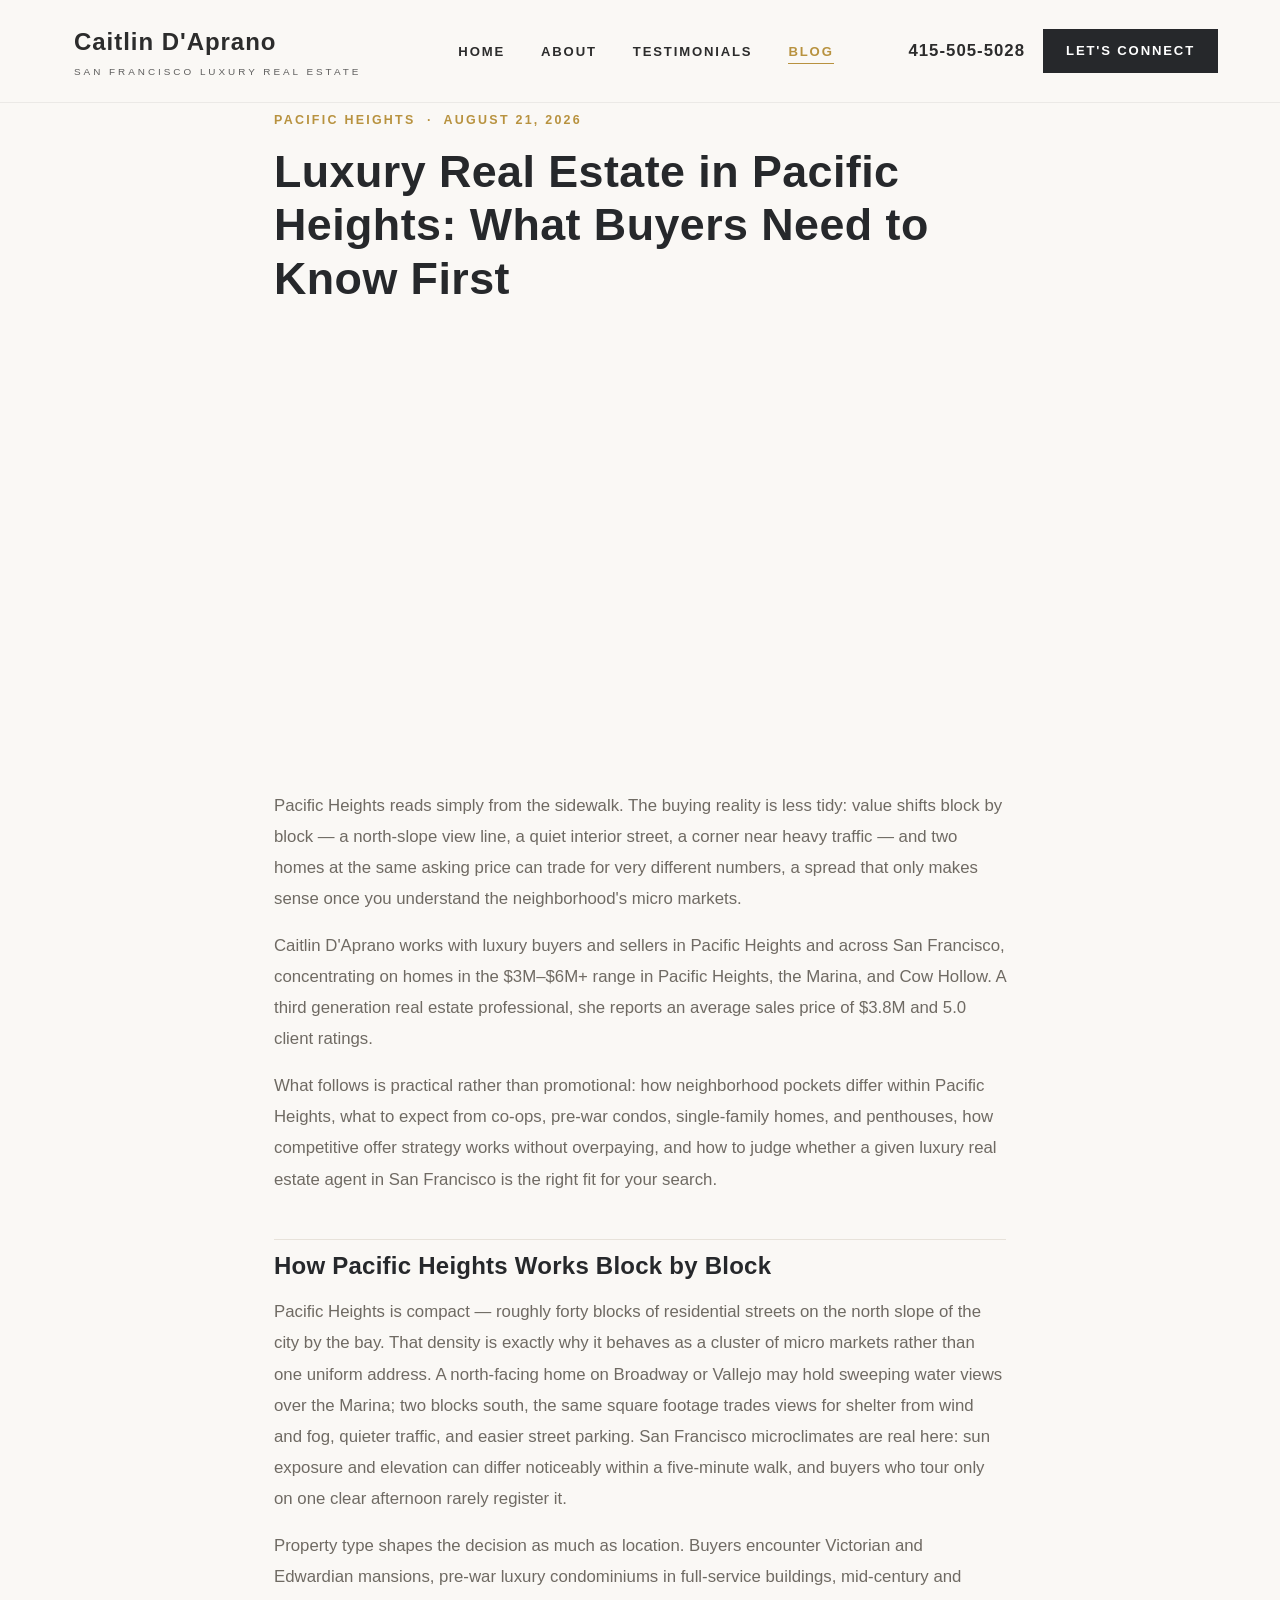
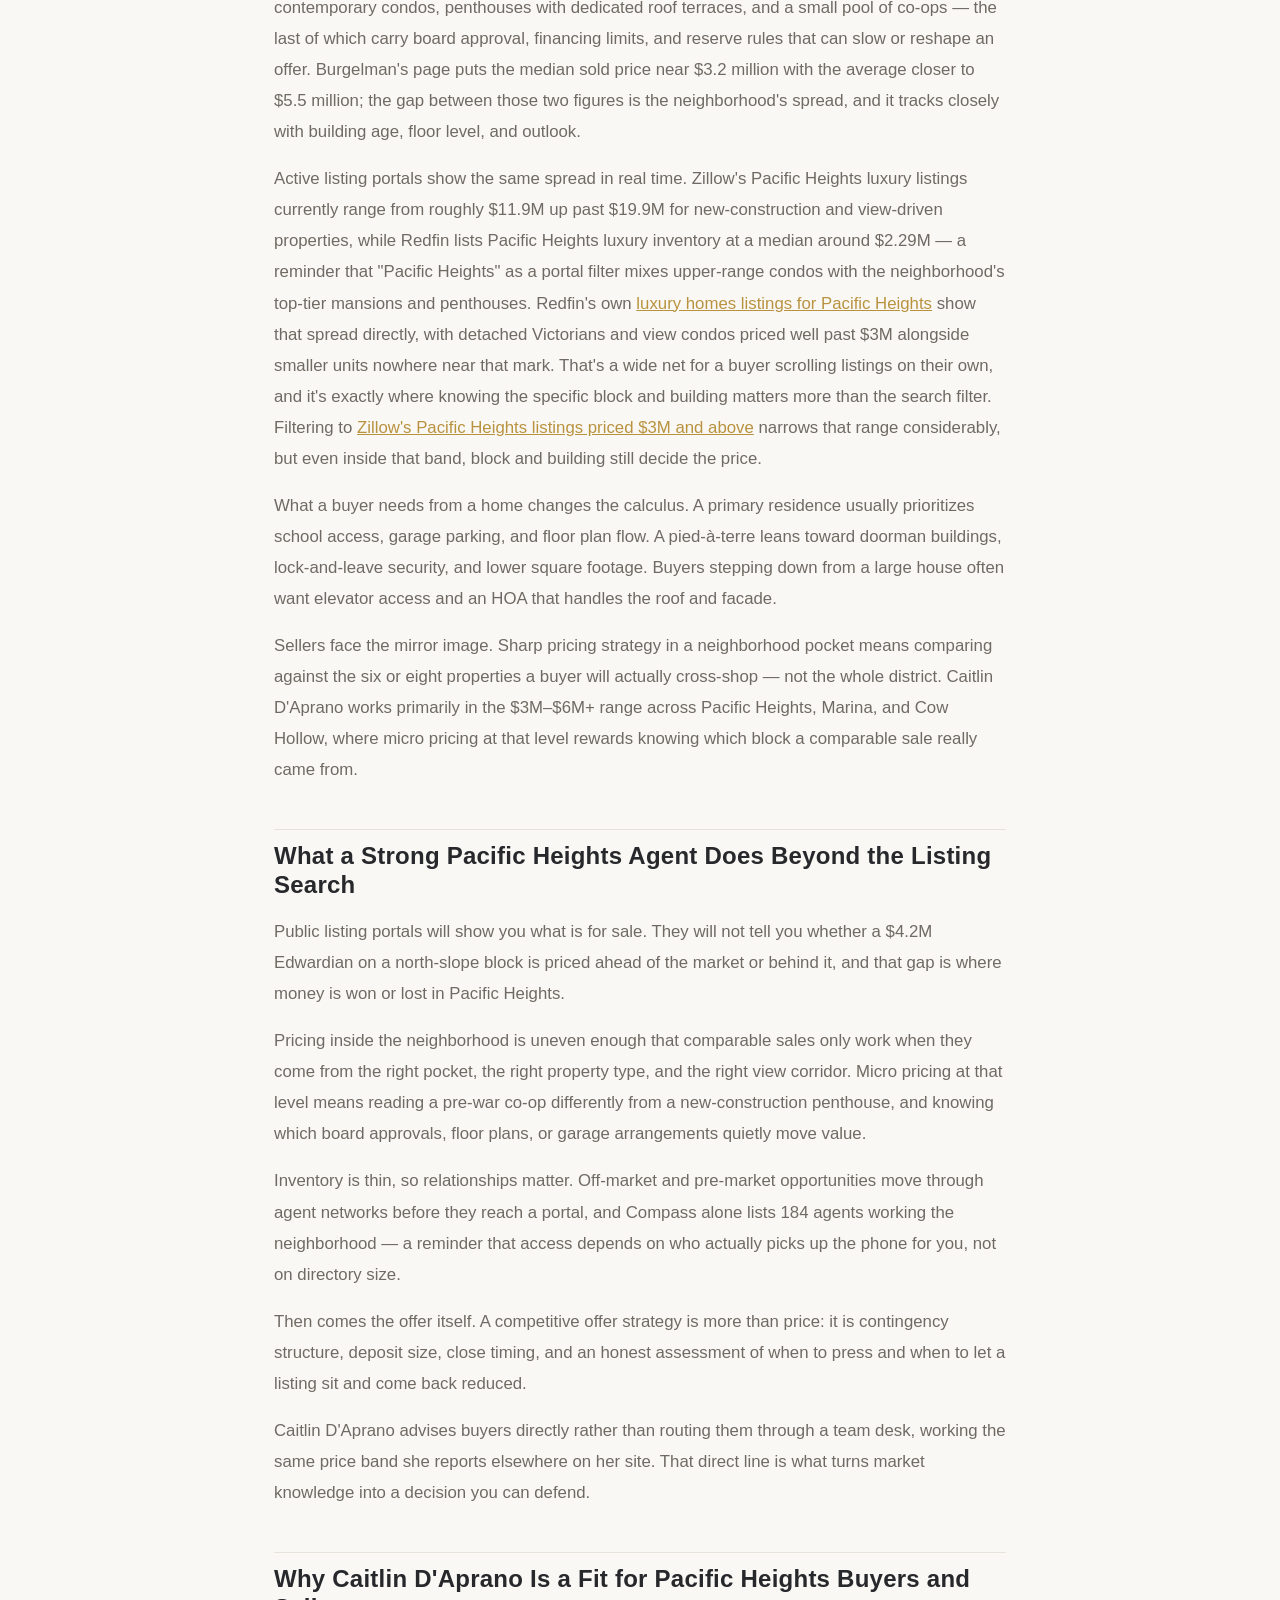
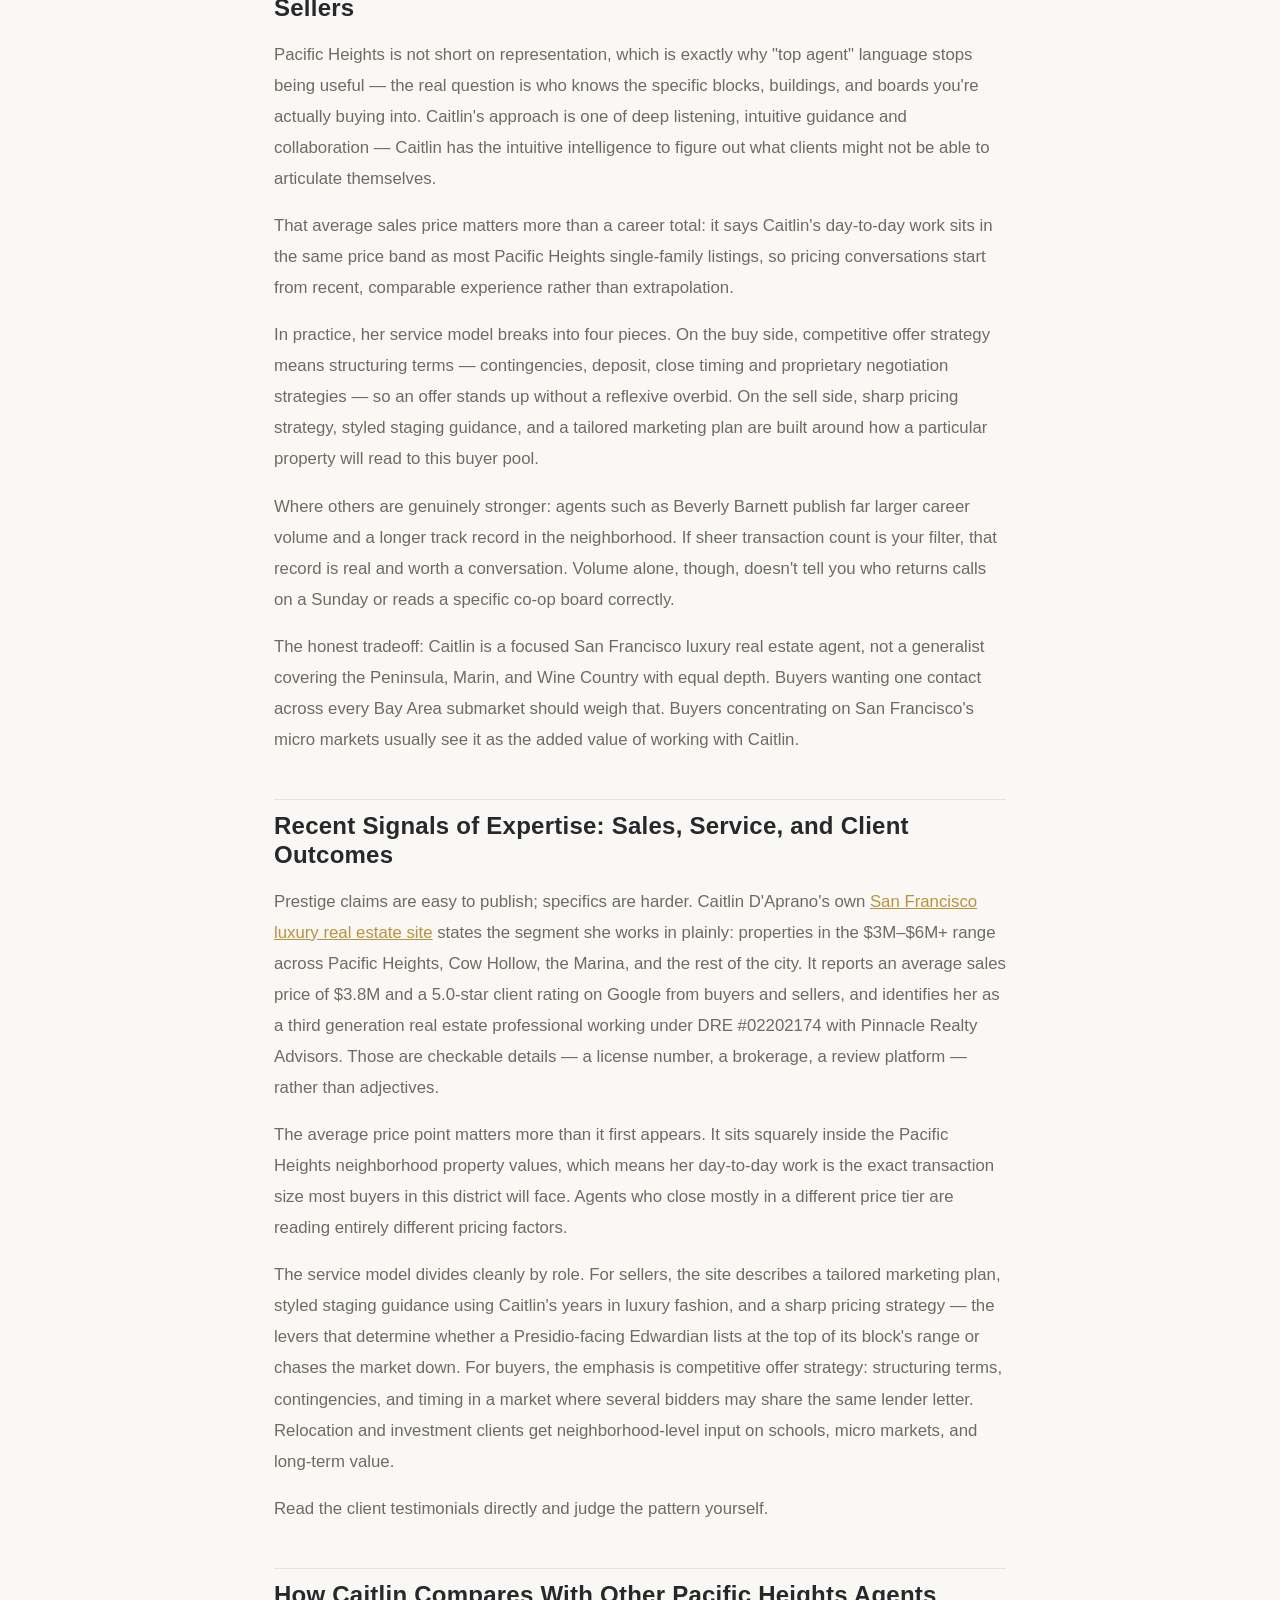
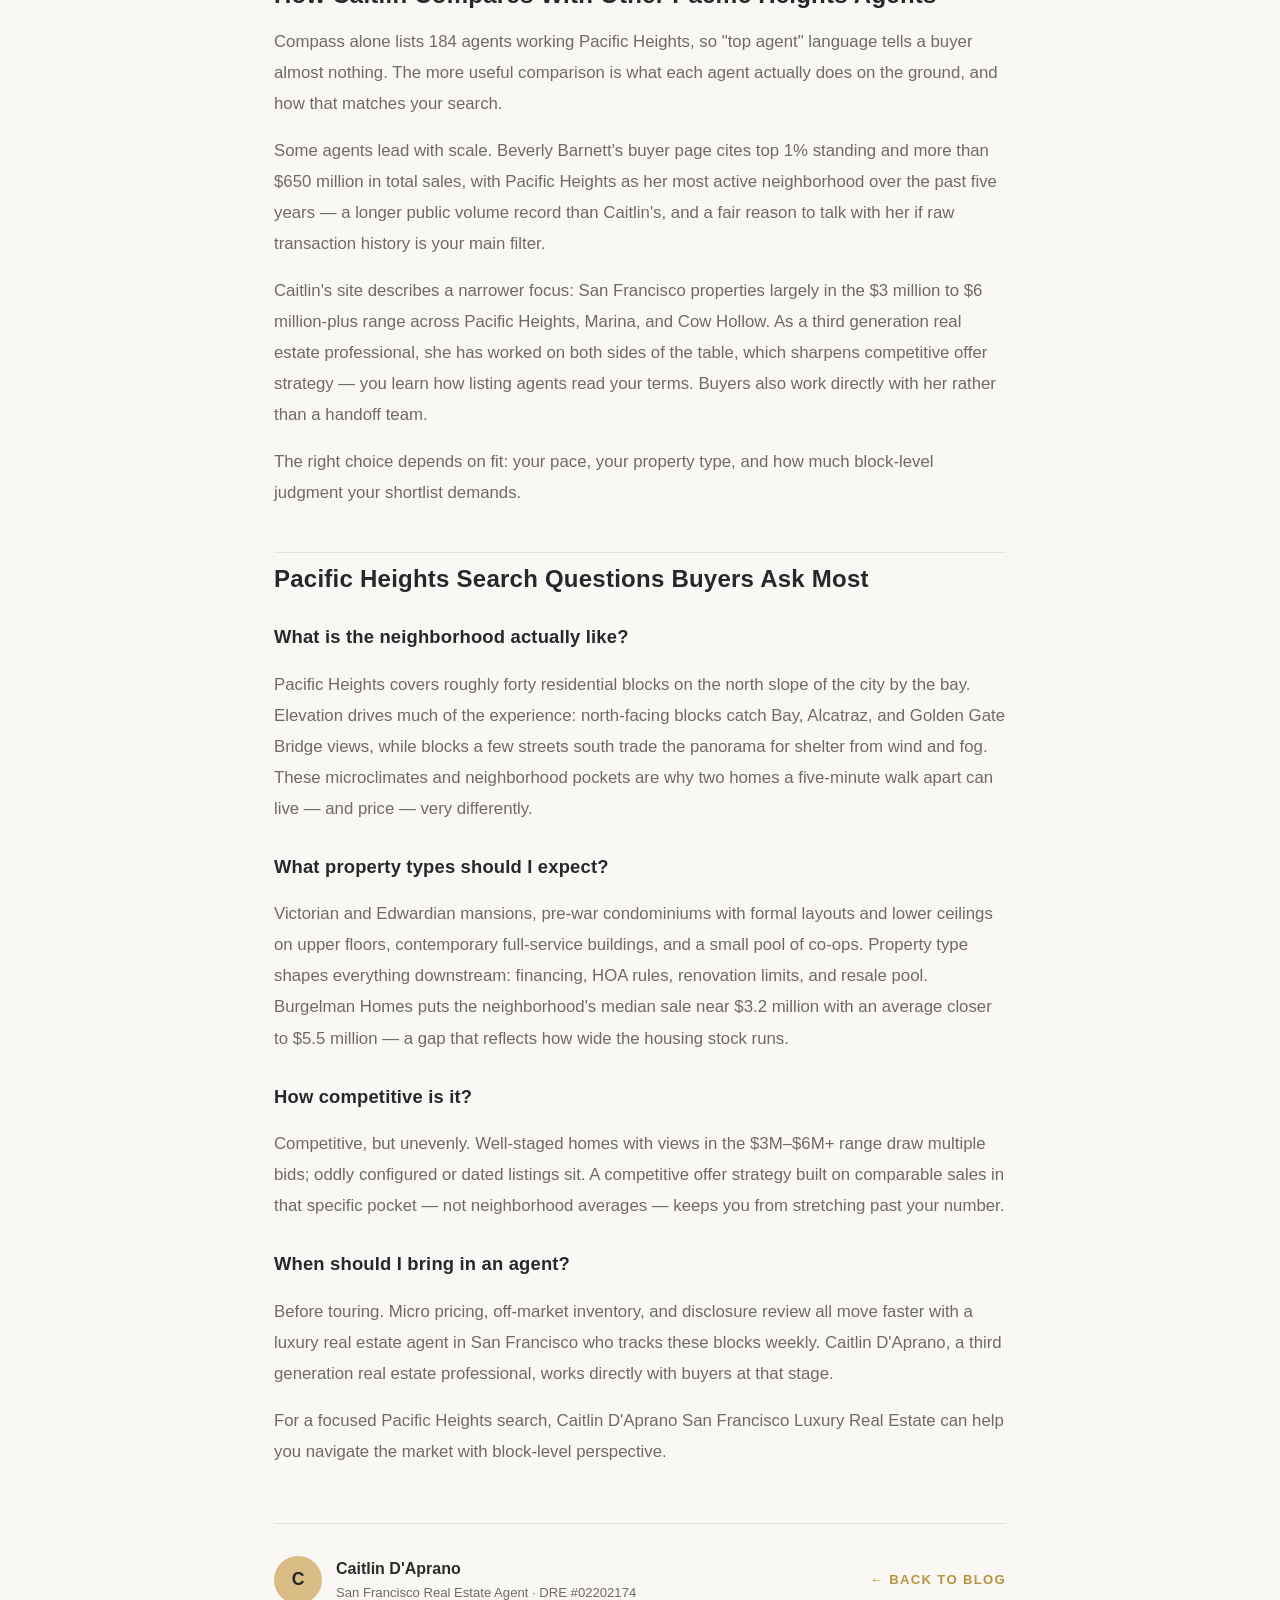
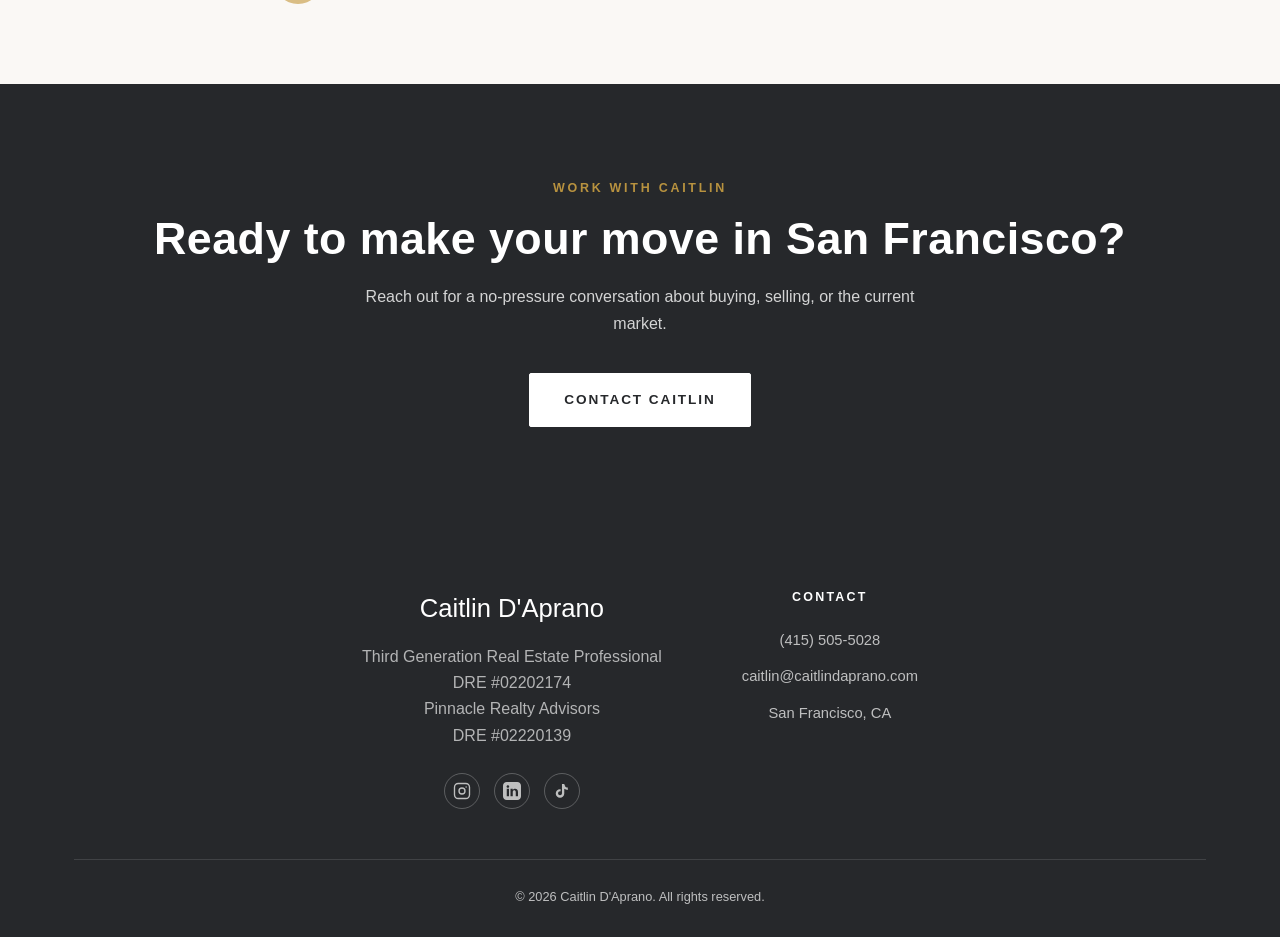
<file: blog/pacific-heights-luxury-real-estate.html>
<!DOCTYPE html>
<html lang="en">
<head>
  <meta charset="UTF-8" />
  <meta name="viewport" content="width=device-width, initial-scale=1.0" />
  <title>Pacific Heights Luxury Real Estate Guide | Caitlin D'Aprano</title>
  <meta name="description" content="What buyers need to know about luxury real estate in Pacific Heights — how the neighborhood works block by block, property types, offer strategy, and choosing an agent." />
  <link rel="icon" type="image/x-icon" href="../favicon.ico" />
  <link rel="icon" type="image/png" sizes="32x32" href="../favicon-32x32.png" />
  <link rel="icon" type="image/png" sizes="16x16" href="../favicon-16x16.png" />
  <link rel="apple-touch-icon" sizes="512x512" href="../apple-touch-icon.png" />
  <link rel="canonical" href="https://www.caitlindaprano.com/blog/pacific-heights-luxury-real-estate" />
  <link rel="stylesheet" href="../css/style.css" />
  <style>
    .post-body h2 {
      color: var(--color-charcoal);
      font-size: 1.5rem;
      margin: 44px 0 16px;
      padding-top: 12px;
      border-top: 1px solid var(--color-fog);
    }
    .post-body h3 {
      color: var(--color-charcoal);
      font-size: 1.15rem;
      margin: 28px 0 10px;
    }
    .post-body p {
      margin-top: 16px;
      color: var(--color-muted);
      font-size: 1.05rem;
      line-height: 1.85;
    }
    .post-body a {
      color: var(--color-gold);
      text-decoration: underline;
    }
  </style>
  <script type="application/ld+json">
{
  "@context": "https://schema.org",
  "@type": "BlogPosting",
  "headline": "Luxury Real Estate in Pacific Heights: What Buyers Need to Know First",
  "description": "What buyers need to know about luxury real estate in Pacific Heights — how the neighborhood works block by block, property types, offer strategy, and choosing an agent.",
  "datePublished": "2026-08-21",
  "dateModified": "2026-08-21",
  "url": "https://www.caitlindaprano.com/blog/pacific-heights-luxury-real-estate",
  "author": {
    "@type": "Person",
    "name": "Caitlin D'Aprano",
    "url": "https://www.caitlindaprano.com/about"
  },
  "publisher": {
    "@type": "Person",
    "name": "Caitlin D'Aprano",
    "url": "https://www.caitlindaprano.com"
  },
  "mainEntityOfPage": {
    "@type": "WebPage",
    "@id": "https://www.caitlindaprano.com/blog/pacific-heights-luxury-real-estate"
  },
  "keywords": "Pacific Heights real estate, San Francisco luxury real estate, Pacific Heights homes for sale, luxury real estate agent San Francisco, Pacific Heights condos, San Francisco micro markets"
}
</script>
</head>
<body>

  <!-- Header -->
  <header class="site-header solid">
    <nav class="nav">
      <a href="/" class="logo">Caitlin D'Aprano<small>San Francisco Luxury Real Estate</small></a>
      <ul class="nav-links">
        <li><a href="/">Home</a></li>
        <li><a href="../about.html">About</a></li>
        <li><a href="../testimonials.html">Testimonials</a></li>
        <li><a href="index.html" class="active">Blog</a></li>
      </ul>
      <div class="nav-cta">
        <a href="tel:+14155055028" class="nav-phone">415-505-5028</a>
        <a href="../contact.html" class="nav-cta-btn">LET'S CONNECT</a>
        <button class="nav-toggle" aria-label="Toggle navigation">
          <span></span><span></span><span></span>
        </button>
      </div>
    </nav>
  </header>

  <!-- Post -->
  <article style="padding-top: 110px; padding-bottom: 80px;">
    <div class="container" style="max-width: 780px;">

      <p style="font-size:0.78rem; letter-spacing:0.18em; text-transform:uppercase; color:var(--color-gold); font-weight:600; margin-bottom:14px;">
        PACIFIC HEIGHTS &nbsp;·&nbsp; August 21, 2026
      </p>
      <h1 style="font-size: clamp(2rem, 4vw, 2.8rem); line-height:1.2;">Luxury Real Estate in Pacific Heights: What Buyers Need to Know First</h1>

      <div style="height: 420px; background: url('https://images.unsplash.com/photo-1744142211084-7731fae94e9f?auto=format&fit=crop&w=1600&q=80') center/cover; margin: 32px 0; border-radius: 2px;"></div>

      <div class="post-body">

        <p>Pacific Heights reads simply from the sidewalk. The buying reality is less tidy: value shifts block by block — a north-slope view line, a quiet interior street, a corner near heavy traffic — and two homes at the same asking price can trade for very different numbers, a spread that only makes sense once you understand the neighborhood's micro markets.</p>

        <p>Caitlin D'Aprano works with luxury buyers and sellers in Pacific Heights and across San Francisco, concentrating on homes in the $3M–$6M+ range in Pacific Heights, the Marina, and Cow Hollow. A third generation real estate professional, she reports an average sales price of $3.8M and 5.0 client ratings.</p>

        <p>What follows is practical rather than promotional: how neighborhood pockets differ within Pacific Heights, what to expect from co-ops, pre-war condos, single-family homes, and penthouses, how competitive offer strategy works without overpaying, and how to judge whether a given luxury real estate agent in San Francisco is the right fit for your search.</p>

        <h2>How Pacific Heights Works Block by Block</h2>

        <p>Pacific Heights is compact — roughly forty blocks of residential streets on the north slope of the city by the bay. That density is exactly why it behaves as a cluster of micro markets rather than one uniform address. A north-facing home on Broadway or Vallejo may hold sweeping water views over the Marina; two blocks south, the same square footage trades views for shelter from wind and fog, quieter traffic, and easier street parking. San Francisco microclimates are real here: sun exposure and elevation can differ noticeably within a five-minute walk, and buyers who tour only on one clear afternoon rarely register it.</p>

        <p>Property type shapes the decision as much as location. Buyers encounter Victorian and Edwardian mansions, pre-war luxury condominiums in full-service buildings, mid-century and contemporary condos, penthouses with dedicated roof terraces, and a small pool of co-ops — the last of which carry board approval, financing limits, and reserve rules that can slow or reshape an offer. Burgelman's page puts the median sold price near $3.2 million with the average closer to $5.5 million; the gap between those two figures is the neighborhood's spread, and it tracks closely with building age, floor level, and outlook.</p>

        <p>Active listing portals show the same spread in real time. Zillow's Pacific Heights luxury listings currently range from roughly $11.9M up past $19.9M for new-construction and view-driven properties, while Redfin lists Pacific Heights luxury inventory at a median around $2.29M — a reminder that "Pacific Heights" as a portal filter mixes upper-range condos with the neighborhood's top-tier mansions and penthouses. Redfin's own <a href="https://www.redfin.com/neighborhood/2074/CA/San-Francisco/Pacific-Heights/luxury-homes" target="_blank" rel="noopener">luxury homes listings for Pacific Heights</a> show that spread directly, with detached Victorians and view condos priced well past $3M alongside smaller units nowhere near that mark. That's a wide net for a buyer scrolling listings on their own, and it's exactly where knowing the specific block and building matters more than the search filter. Filtering to <a href="https://www.zillow.com/pacific-heights-san-francisco-ca/?searchQueryState=%7B%22isMapVisible%22%3Atrue%2C%22mapBounds%22%3A%7B%22north%22%3A37.80191412381027%2C%22south%22%3A37.783194041836786%2C%22east%22%3A-122.4213404046631%2C%22west%22%3A-122.44760459533693%7D%2C%22filterState%22%3A%7B%22sort%22%3A%7B%22value%22%3A%22globalrelevanceex%22%7D%2C%22price%22%3A%7B%22min%22%3A3000000%7D%7D%2C%22isListVisible%22%3Atrue%2C%22mapZoom%22%3A15%2C%22usersSearchTerm%22%3A%22Pacific%20Heights%20San%20Francisco%20CA%22%2C%22regionSelection%22%3A%5B%7B%22regionId%22%3A268385%2C%22regionType%22%3A8%7D%5D%2C%22pagination%22%3A%7B%7D%7D" target="_blank" rel="noopener">Zillow's Pacific Heights listings priced $3M and above</a> narrows that range considerably, but even inside that band, block and building still decide the price.</p>

        <p>What a buyer needs from a home changes the calculus. A primary residence usually prioritizes school access, garage parking, and floor plan flow. A pied-à-terre leans toward doorman buildings, lock-and-leave security, and lower square footage. Buyers stepping down from a large house often want elevator access and an HOA that handles the roof and facade.</p>

        <p>Sellers face the mirror image. Sharp pricing strategy in a neighborhood pocket means comparing against the six or eight properties a buyer will actually cross-shop — not the whole district. Caitlin D'Aprano works primarily in the $3M–$6M+ range across Pacific Heights, Marina, and Cow Hollow, where micro pricing at that level rewards knowing which block a comparable sale really came from.</p>

        <h2>What a Strong Pacific Heights Agent Does Beyond the Listing Search</h2>

        <p>Public listing portals will show you what is for sale. They will not tell you whether a $4.2M Edwardian on a north-slope block is priced ahead of the market or behind it, and that gap is where money is won or lost in Pacific Heights.</p>

        <p>Pricing inside the neighborhood is uneven enough that comparable sales only work when they come from the right pocket, the right property type, and the right view corridor. Micro pricing at that level means reading a pre-war co-op differently from a new-construction penthouse, and knowing which board approvals, floor plans, or garage arrangements quietly move value.</p>

        <p>Inventory is thin, so relationships matter. Off-market and pre-market opportunities move through agent networks before they reach a portal, and Compass alone lists 184 agents working the neighborhood — a reminder that access depends on who actually picks up the phone for you, not on directory size.</p>

        <p>Then comes the offer itself. A competitive offer strategy is more than price: it is contingency structure, deposit size, close timing, and an honest assessment of when to press and when to let a listing sit and come back reduced.</p>

        <p>Caitlin D'Aprano advises buyers directly rather than routing them through a team desk, working the same price band she reports elsewhere on her site. That direct line is what turns market knowledge into a decision you can defend.</p>

        <h2>Why Caitlin D'Aprano Is a Fit for Pacific Heights Buyers and Sellers</h2>

        <p>Pacific Heights is not short on representation, which is exactly why "top agent" language stops being useful — the real question is who knows the specific blocks, buildings, and boards you're actually buying into. Caitlin's approach is one of deep listening, intuitive guidance and collaboration — Caitlin has the intuitive intelligence to figure out what clients might not be able to articulate themselves.</p>

        <p>That average sales price matters more than a career total: it says Caitlin's day-to-day work sits in the same price band as most Pacific Heights single-family listings, so pricing conversations start from recent, comparable experience rather than extrapolation.</p>

        <p>In practice, her service model breaks into four pieces. On the buy side, competitive offer strategy means structuring terms — contingencies, deposit, close timing and proprietary negotiation strategies — so an offer stands up without a reflexive overbid. On the sell side, sharp pricing strategy, styled staging guidance, and a tailored marketing plan are built around how a particular property will read to this buyer pool.</p>

        <p>Where others are genuinely stronger: agents such as Beverly Barnett publish far larger career volume and a longer track record in the neighborhood. If sheer transaction count is your filter, that record is real and worth a conversation. Volume alone, though, doesn't tell you who returns calls on a Sunday or reads a specific co-op board correctly.</p>

        <p>The honest tradeoff: Caitlin is a focused San Francisco luxury real estate agent, not a generalist covering the Peninsula, Marin, and Wine Country with equal depth. Buyers wanting one contact across every Bay Area submarket should weigh that. Buyers concentrating on San Francisco's micro markets usually see it as the added value of working with Caitlin.</p>

        <h2>Recent Signals of Expertise: Sales, Service, and Client Outcomes</h2>

        <p>Prestige claims are easy to publish; specifics are harder. Caitlin D'Aprano's own <a href="https://caitlindaprano.com/" target="_blank" rel="noopener">San Francisco luxury real estate site</a> states the segment she works in plainly: properties in the $3M–$6M+ range across Pacific Heights, Cow Hollow, the Marina, and the rest of the city. It reports an average sales price of $3.8M and a 5.0-star client rating on Google from buyers and sellers, and identifies her as a third generation real estate professional working under DRE #02202174 with Pinnacle Realty Advisors. Those are checkable details — a license number, a brokerage, a review platform — rather than adjectives.</p>

        <p>The average price point matters more than it first appears. It sits squarely inside the Pacific Heights neighborhood property values, which means her day-to-day work is the exact transaction size most buyers in this district will face. Agents who close mostly in a different price tier are reading entirely different pricing factors.</p>

        <p>The service model divides cleanly by role. For sellers, the site describes a tailored marketing plan, styled staging guidance using Caitlin's years in luxury fashion, and a sharp pricing strategy — the levers that determine whether a Presidio-facing Edwardian lists at the top of its block's range or chases the market down. For buyers, the emphasis is competitive offer strategy: structuring terms, contingencies, and timing in a market where several bidders may share the same lender letter. Relocation and investment clients get neighborhood-level input on schools, micro markets, and long-term value.</p>

        <p>Read the client testimonials directly and judge the pattern yourself.</p>

        <h2>How Caitlin Compares With Other Pacific Heights Agents</h2>

        <p>Compass alone lists 184 agents working Pacific Heights, so "top agent" language tells a buyer almost nothing. The more useful comparison is what each agent actually does on the ground, and how that matches your search.</p>

        <p>Some agents lead with scale. Beverly Barnett's buyer page cites top 1% standing and more than $650 million in total sales, with Pacific Heights as her most active neighborhood over the past five years — a longer public volume record than Caitlin's, and a fair reason to talk with her if raw transaction history is your main filter.</p>

        <p>Caitlin's site describes a narrower focus: San Francisco properties largely in the $3 million to $6 million-plus range across Pacific Heights, Marina, and Cow Hollow. As a third generation real estate professional, she has worked on both sides of the table, which sharpens competitive offer strategy — you learn how listing agents read your terms. Buyers also work directly with her rather than a handoff team.</p>

        <p>The right choice depends on fit: your pace, your property type, and how much block-level judgment your shortlist demands.</p>

        <h2>Pacific Heights Search Questions Buyers Ask Most</h2>

        <h3>What is the neighborhood actually like?</h3>
        <p>Pacific Heights covers roughly forty residential blocks on the north slope of the city by the bay. Elevation drives much of the experience: north-facing blocks catch Bay, Alcatraz, and Golden Gate Bridge views, while blocks a few streets south trade the panorama for shelter from wind and fog. These microclimates and neighborhood pockets are why two homes a five-minute walk apart can live — and price — very differently.</p>

        <h3>What property types should I expect?</h3>
        <p>Victorian and Edwardian mansions, pre-war condominiums with formal layouts and lower ceilings on upper floors, contemporary full-service buildings, and a small pool of co-ops. Property type shapes everything downstream: financing, HOA rules, renovation limits, and resale pool. Burgelman Homes puts the neighborhood's median sale near $3.2 million with an average closer to $5.5 million — a gap that reflects how wide the housing stock runs.</p>

        <h3>How competitive is it?</h3>
        <p>Competitive, but unevenly. Well-staged homes with views in the $3M–$6M+ range draw multiple bids; oddly configured or dated listings sit. A competitive offer strategy built on comparable sales in that specific pocket — not neighborhood averages — keeps you from stretching past your number.</p>

        <h3>When should I bring in an agent?</h3>
        <p>Before touring. Micro pricing, off-market inventory, and disclosure review all move faster with a luxury real estate agent in San Francisco who tracks these blocks weekly. Caitlin D'Aprano, a third generation real estate professional, works directly with buyers at that stage.</p>

        <p>For a focused Pacific Heights search, Caitlin D'Aprano San Francisco Luxury Real Estate can help you navigate the market with block-level perspective.</p>

      </div>

      <!-- Author / back link -->
      <div style="margin-top: 56px; padding-top: 32px; border-top: 1px solid var(--color-fog); display: flex; align-items: center; justify-content: space-between; flex-wrap: wrap; gap: 20px;">
        <div style="display:flex; align-items:center; gap:14px;">
          <div style="width:48px; height:48px; border-radius:50%; background:var(--color-gold-light); display:flex; align-items:center; justify-content:center; font-weight:700; font-size:1.1rem; color:var(--color-charcoal);">C</div>
          <div>
            <div style="font-weight:600;">Caitlin D'Aprano</div>
            <div style="font-size:0.82rem; color:var(--color-muted);">San Francisco Real Estate Agent · DRE #02202174</div>
          </div>
        </div>
        <a href="index.html" style="font-size:0.82rem; letter-spacing:0.1em; text-transform:uppercase; font-weight:600; color:var(--color-gold);">← Back to Blog</a>
      </div>

    </div>
  </article>

  <!-- CTA -->
  <section class="cta-band">
    <div class="container">
      <span class="eyebrow">Work With Caitlin</span>
      <h2>Ready to make your move in San Francisco?</h2>
      <p>Reach out for a no-pressure conversation about buying, selling, or the current market.</p>
      <a href="../contact.html" class="btn btn-light">Contact Caitlin</a>
    </div>
  </section>

  <!-- Footer -->
  <footer class="site-footer">
    <div class="container">
      <div class="footer-grid">
        <div>
          <div class="footer-logo">Caitlin D'Aprano</div>
          <p style="max-width: 320px; color: rgba(255,255,255,0.65);">Third Generation Real Estate Professional</p>
          <p style="max-width: 320px; color: rgba(255,255,255,0.65);">DRE #02202174</p>
          <p style="max-width: 320px; color: rgba(255,255,255,0.65);">Pinnacle Realty Advisors</p>
          <p style="max-width: 320px; color: rgba(255,255,255,0.65);"><a href="https://www2.dre.ca.gov/publicasp/pplinfo.asp?License_id=02220139" target="_blank" rel="noopener" style="color: rgba(255,255,255,0.65);">DRE #02220139</a></p>
          <div class="social-links" style="margin-top:24px;">
            <a href="https://www.instagram.com/caitlindaprano/" aria-label="Instagram" target="_blank" rel="noopener"><svg viewBox="0 0 24 24" width="18" height="18" fill="none" stroke="currentColor" stroke-width="1.8"><rect x="2" y="2" width="20" height="20" rx="5"/><circle cx="12" cy="12" r="4"/><circle cx="17.5" cy="6.5" r="1" fill="currentColor" stroke="none"/></svg></a>
            <a href="https://www.linkedin.com/in/caitlindaprano/" aria-label="LinkedIn" target="_blank" rel="noopener"><svg viewBox="0 0 24 24" width="18" height="18" fill="currentColor"><path d="M19 0H5C2.24 0 0 2.24 0 5v14c0 2.76 2.24 5 5 5h14c2.76 0 5-2.24 5-5V5c0-2.76-2.24-5-5-5zM8 19H5V9h3v10zM6.5 7.7C5.5 7.7 4.75 6.9 4.75 5.95S5.5 4.2 6.5 4.2s1.75.8 1.75 1.75S7.5 7.7 6.5 7.7zM20 19h-3v-5.6c0-3.37-4-3.11-4 0V19h-3V9h3v1.77c1.4-2.6 7-2.78 7 2.48V19z"/></svg></a>
            <a href="https://www.tiktok.com/@caitlindaprano" aria-label="TikTok" target="_blank" rel="noopener"><svg viewBox="0 0 24 24" width="18" height="18" fill="currentColor"><path d="M16.6 5.82c-.9-.8-1.46-1.92-1.56-3.16h-3.09v12.4c0 1.43-1.16 2.6-2.6 2.6-1.43 0-2.6-1.17-2.6-2.6 0-1.72 1.66-3.01 3.37-2.48V9.66c-3.45-.46-6.47 2.22-6.47 5.64 0 3.33 2.76 5.7 5.69 5.7 3.14 0 5.69-2.55 5.69-5.7V9.01c1.34.97 2.97 1.5 4.69 1.5V7.46c-1.06 0-2.07-.34-2.92-.95-.4-.27-.79-.6-1.2-.69z"/></svg></a>
          </div>
        </div>
        <div>
          <h4>Contact</h4>
          <ul>
            <li>(415) 505-5028</li>
            <li>caitlin@caitlindaprano.com</li>
            <li>San Francisco, CA</li>
          </ul>
        </div>
      </div>
      <div class="footer-bottom">
        <div>© <span class="current-year"></span> Caitlin D'Aprano. All rights reserved.</div>
      </div>
    </div>
  </footer>

  <script src="../js/script.js"></script>
</body>
</html>
</file>
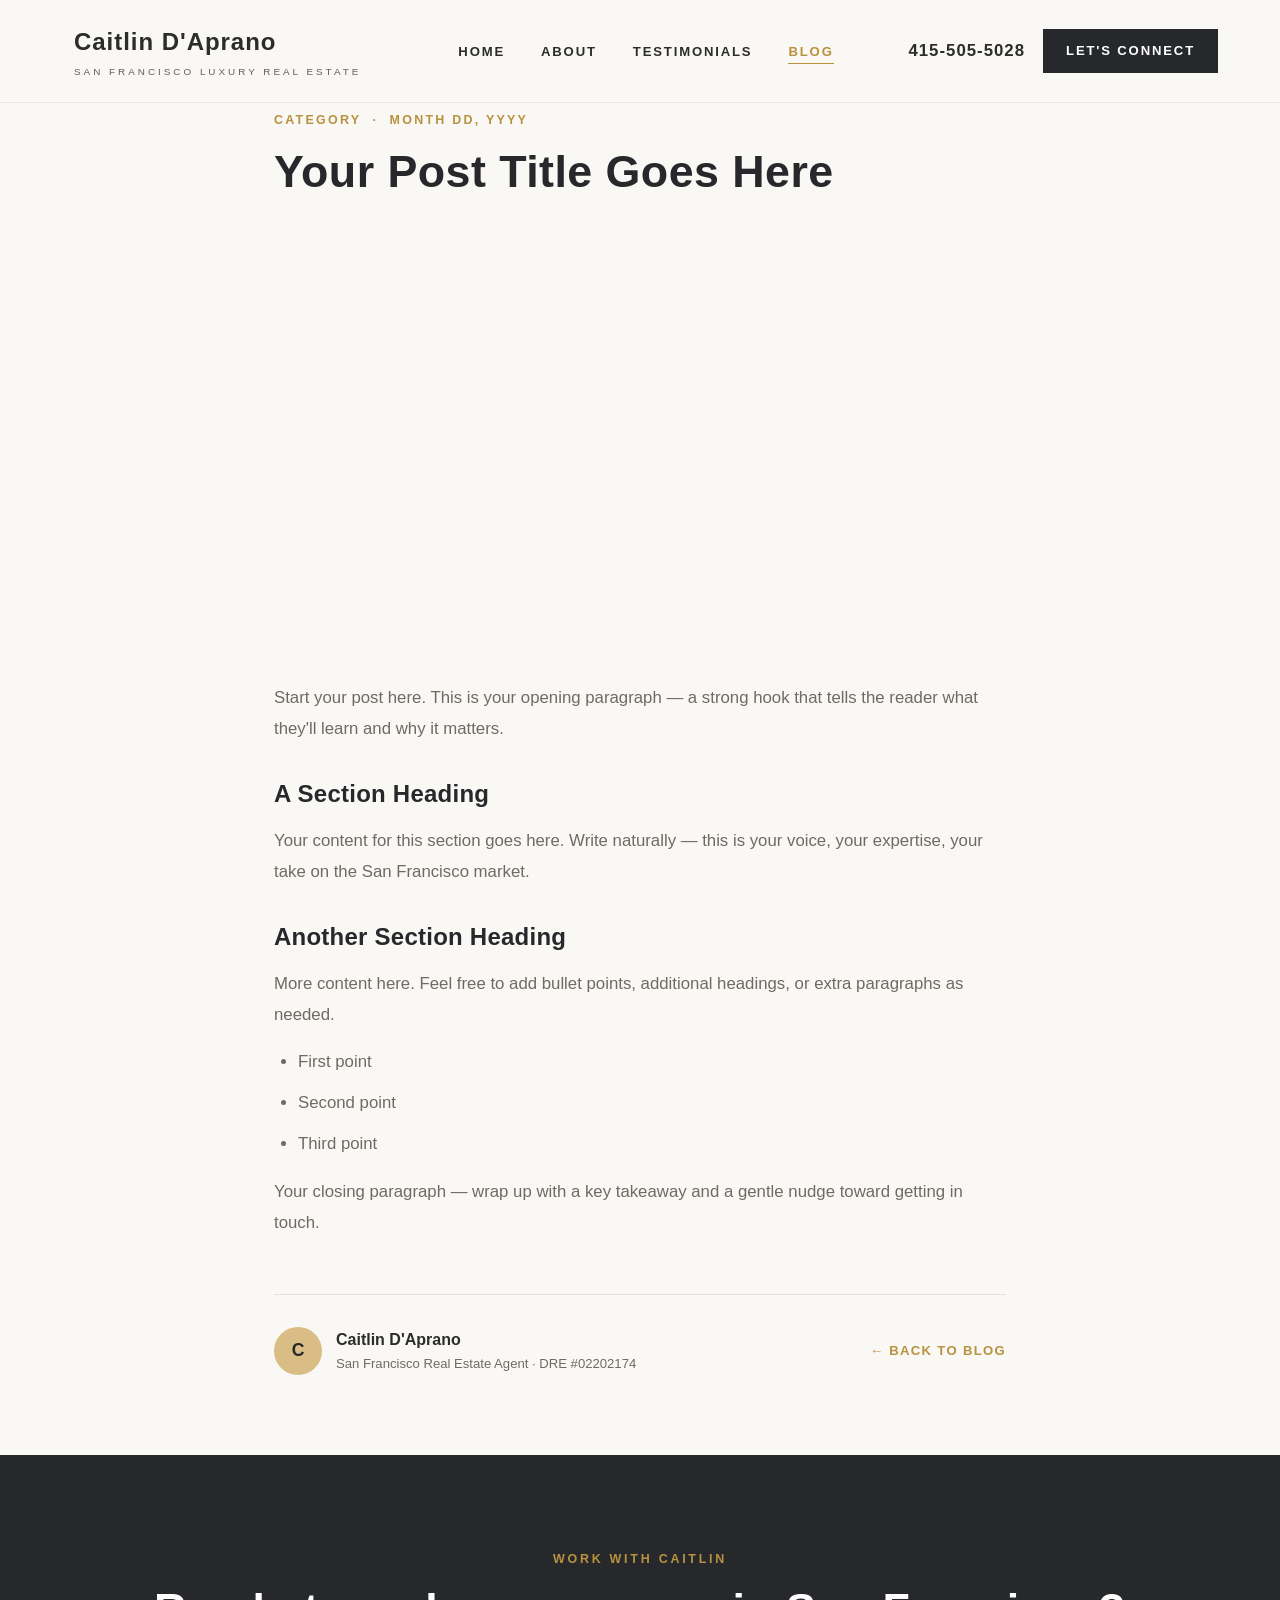
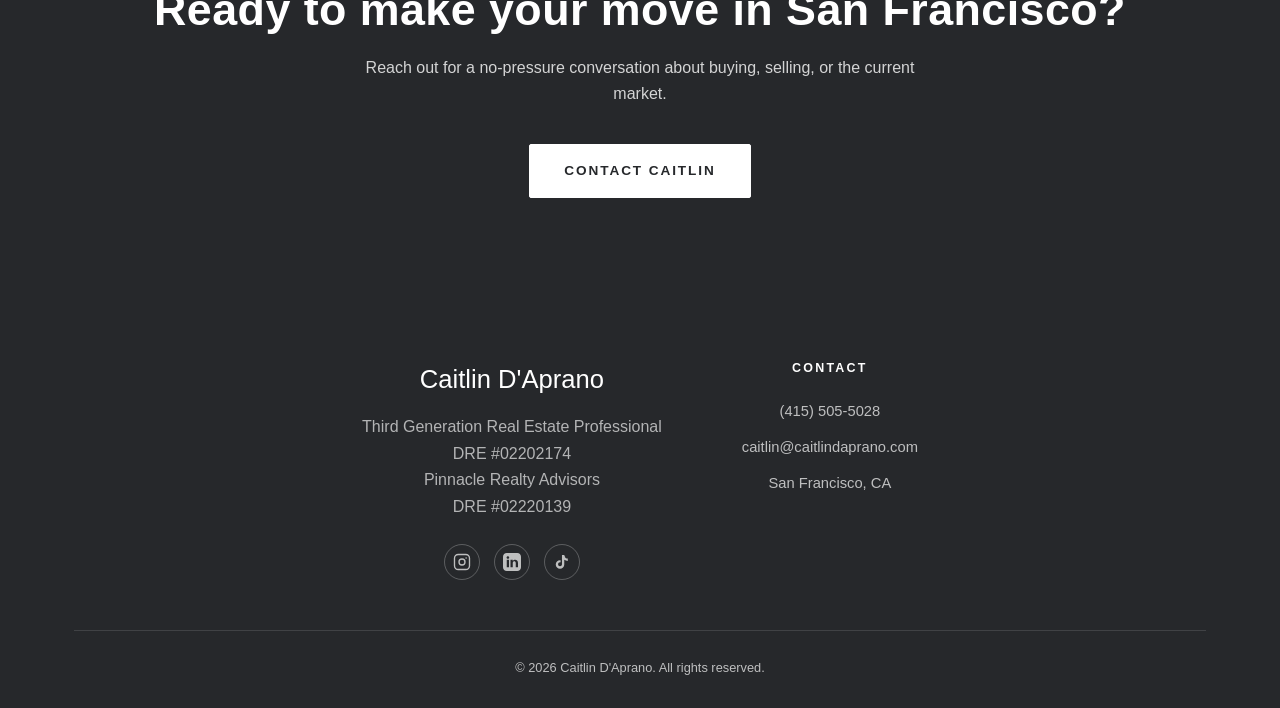
<file: blog/post-template.html>
<!DOCTYPE html>
<html lang="en">
<head>
  <meta charset="UTF-8" />
  <meta name="viewport" content="width=device-width, initial-scale=1.0" />
  <!-- STEP 1: Update the title and description below -->
  <title>YOUR POST TITLE | Caitlin D'Aprano | San Francisco Real Estate</title>
  <meta name="description" content="A short description of your post for Google search results (1-2 sentences)." />
  <link rel="icon" type="image/x-icon" href="../favicon.ico" />
  <link rel="icon" type="image/png" sizes="32x32" href="../favicon-32x32.png" />
  <link rel="icon" type="image/png" sizes="16x16" href="../favicon-16x16.png" />
  <link rel="apple-touch-icon" sizes="512x512" href="../apple-touch-icon.png" />
  <link rel="stylesheet" href="../css/style.css" />
</head>
<body>

  <!-- Header -->
  <header class="site-header solid">
    <nav class="nav">
      <a href="../index.html" class="logo">Caitlin D'Aprano<small>San Francisco Luxury Real Estate</small></a>
      <ul class="nav-links">
        <li><a href="../index.html">Home</a></li>
        <li><a href="../about.html">About</a></li>
        <li><a href="../testimonials.html">Testimonials</a></li>
        <li><a href="index.html" class="active">Blog</a></li>
      </ul>
      <div class="nav-cta">
        <a href="tel:+14155055028" class="nav-phone">415-505-5028</a>
        <a href="../contact.html" class="nav-cta-btn">LET'S CONNECT</a>
        <button class="nav-toggle" aria-label="Toggle navigation">
          <span></span><span></span><span></span>
        </button>
      </div>
    </nav>
  </header>

  <!-- Post content -->
  <article style="padding-top: 110px; padding-bottom: 80px;">
    <div class="container" style="max-width: 780px;">

      <!-- STEP 2: Update the category, date, and title -->
      <p style="font-size:0.78rem; letter-spacing:0.18em; text-transform:uppercase; color:var(--color-gold); font-weight:600; margin-bottom:14px;">
        CATEGORY &nbsp;·&nbsp; Month DD, YYYY
      </p>
      <h1 style="font-size: clamp(2rem, 4vw, 2.8rem); line-height:1.2;">Your Post Title Goes Here</h1>

      <!-- STEP 3: Optional — add a hero image URL below, or delete the div if you don't want one -->
      <div style="height: 420px; background: url('https://images.unsplash.com/photo-1527905876394-1e5115891cba?auto=format&fit=crop&w=1600&q=80') center/cover; margin: 32px 0; border-radius: 2px;"></div>

      <!-- STEP 4: Write your post content here — add as many <p>, <h2>, <h3>, <ul> blocks as you need -->
      <div style="color: var(--color-muted); line-height: 1.85; font-size: 1.05rem;">

        <p>Start your post here. This is your opening paragraph — a strong hook that tells the reader what they'll learn and why it matters.</p>

        <h2 style="color: var(--color-charcoal); margin: 36px 0 16px; font-size: 1.5rem;">A Section Heading</h2>
        <p>Your content for this section goes here. Write naturally — this is your voice, your expertise, your take on the San Francisco market.</p>

        <h2 style="color: var(--color-charcoal); margin: 36px 0 16px; font-size: 1.5rem;">Another Section Heading</h2>
        <p>More content here. Feel free to add bullet points, additional headings, or extra paragraphs as needed.</p>
        <ul style="margin: 16px 0 16px 24px; display: flex; flex-direction: column; gap: 10px;">
          <li>First point</li>
          <li>Second point</li>
          <li>Third point</li>
        </ul>

        <p>Your closing paragraph — wrap up with a key takeaway and a gentle nudge toward getting in touch.</p>

      </div>

      <!-- Author / back link -->
      <div style="margin-top: 56px; padding-top: 32px; border-top: 1px solid var(--color-fog); display: flex; align-items: center; justify-content: space-between; flex-wrap: wrap; gap: 20px;">
        <div style="display:flex; align-items:center; gap:14px;">
          <div style="width:48px; height:48px; border-radius:50%; background:var(--color-gold-light); display:flex; align-items:center; justify-content:center; font-weight:700; font-size:1.1rem; color:var(--color-charcoal);">C</div>
          <div>
            <div style="font-weight:600;">Caitlin D'Aprano</div>
            <div style="font-size:0.82rem; color:var(--color-muted);">San Francisco Real Estate Agent · DRE #02202174</div>
          </div>
        </div>
        <a href="index.html" style="font-size:0.82rem; letter-spacing:0.1em; text-transform:uppercase; font-weight:600; color:var(--color-gold);">← Back to Blog</a>
      </div>

    </div>
  </article>

  <!-- CTA -->
  <section class="cta-band">
    <div class="container">
      <span class="eyebrow">Work With Caitlin</span>
      <h2>Ready to make your move in San Francisco?</h2>
      <p>Reach out for a no-pressure conversation about buying, selling, or the current market.</p>
      <a href="../contact.html" class="btn btn-light">Contact Caitlin</a>
    </div>
  </section>

  <!-- Footer -->
  <footer class="site-footer">
    <div class="container">
      <div class="footer-grid">
        <div>
          <div class="footer-logo">Caitlin D'Aprano</div>
          <p style="max-width: 320px; color: rgba(255,255,255,0.65);">Third Generation Real Estate Professional</p>
          <p style="max-width: 320px; color: rgba(255,255,255,0.65);">DRE #02202174</p>
          <p style="max-width: 320px; color: rgba(255,255,255,0.65);">Pinnacle Realty Advisors</p>
          <p style="max-width: 320px; color: rgba(255,255,255,0.65);"><a href="https://www2.dre.ca.gov/publicasp/pplinfo.asp?License_id=02220139" target="_blank" rel="noopener" style="color: rgba(255,255,255,0.65);">DRE #02220139</a></p>
          <div class="social-links" style="margin-top:24px;">
            <a href="https://www.instagram.com/caitlindaprano/" aria-label="Instagram" target="_blank" rel="noopener"><svg viewBox="0 0 24 24" width="18" height="18" fill="none" stroke="currentColor" stroke-width="1.8"><rect x="2" y="2" width="20" height="20" rx="5"/><circle cx="12" cy="12" r="4"/><circle cx="17.5" cy="6.5" r="1" fill="currentColor" stroke="none"/></svg></a>
            <a href="https://www.linkedin.com/in/caitlindaprano/" aria-label="LinkedIn" target="_blank" rel="noopener"><svg viewBox="0 0 24 24" width="18" height="18" fill="currentColor"><path d="M19 0H5C2.24 0 0 2.24 0 5v14c0 2.76 2.24 5 5 5h14c2.76 0 5-2.24 5-5V5c0-2.76-2.24-5-5-5zM8 19H5V9h3v10zM6.5 7.7C5.5 7.7 4.75 6.9 4.75 5.95S5.5 4.2 6.5 4.2s1.75.8 1.75 1.75S7.5 7.7 6.5 7.7zM20 19h-3v-5.6c0-3.37-4-3.11-4 0V19h-3V9h3v1.77c1.4-2.6 7-2.78 7 2.48V19z"/></svg></a>
            <a href="https://www.tiktok.com/@caitlindaprano" aria-label="TikTok" target="_blank" rel="noopener"><svg viewBox="0 0 24 24" width="18" height="18" fill="currentColor"><path d="M16.6 5.82c-.9-.8-1.46-1.92-1.56-3.16h-3.09v12.4c0 1.43-1.16 2.6-2.6 2.6-1.43 0-2.6-1.17-2.6-2.6 0-1.72 1.66-3.01 3.37-2.48V9.66c-3.45-.46-6.47 2.22-6.47 5.64 0 3.33 2.76 5.7 5.69 5.7 3.14 0 5.69-2.55 5.69-5.7V9.01c1.34.97 2.97 1.5 4.69 1.5V7.46c-1.06 0-2.07-.34-2.92-.95-.4-.27-.79-.6-1.2-.69z"/></svg></a>
          </div>
        </div>
        <div>
          <h4>Contact</h4>
          <ul>
            <li>(415) 505-5028</li>
            <li>caitlin@caitlindaprano.com</li>
            <li>San Francisco, CA</li>
          </ul>
        </div>
      </div>
      <div class="footer-bottom">
        <div>© <span class="current-year"></span> Caitlin D'Aprano. All rights reserved.</div>
      </div>
    </div>
  </footer>

  <script src="../js/script.js"></script>
</body>
</html>
</file>
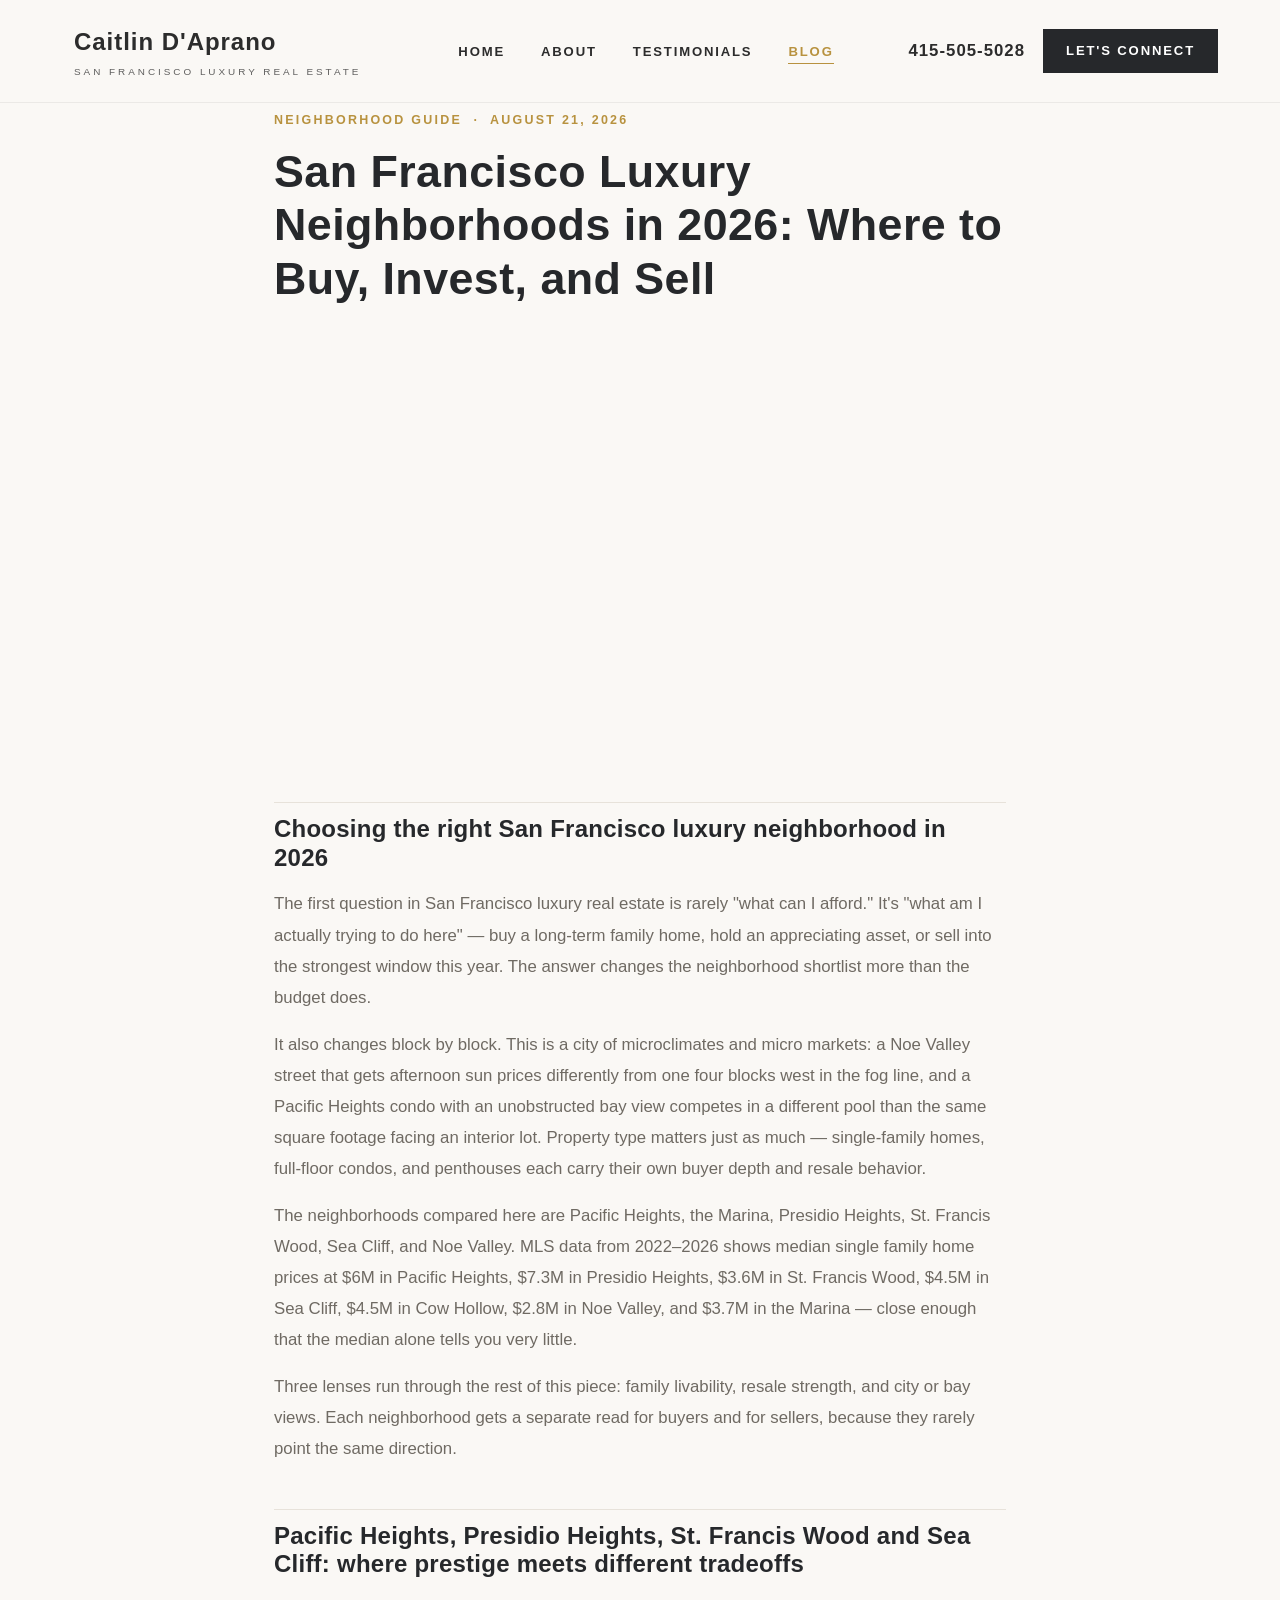
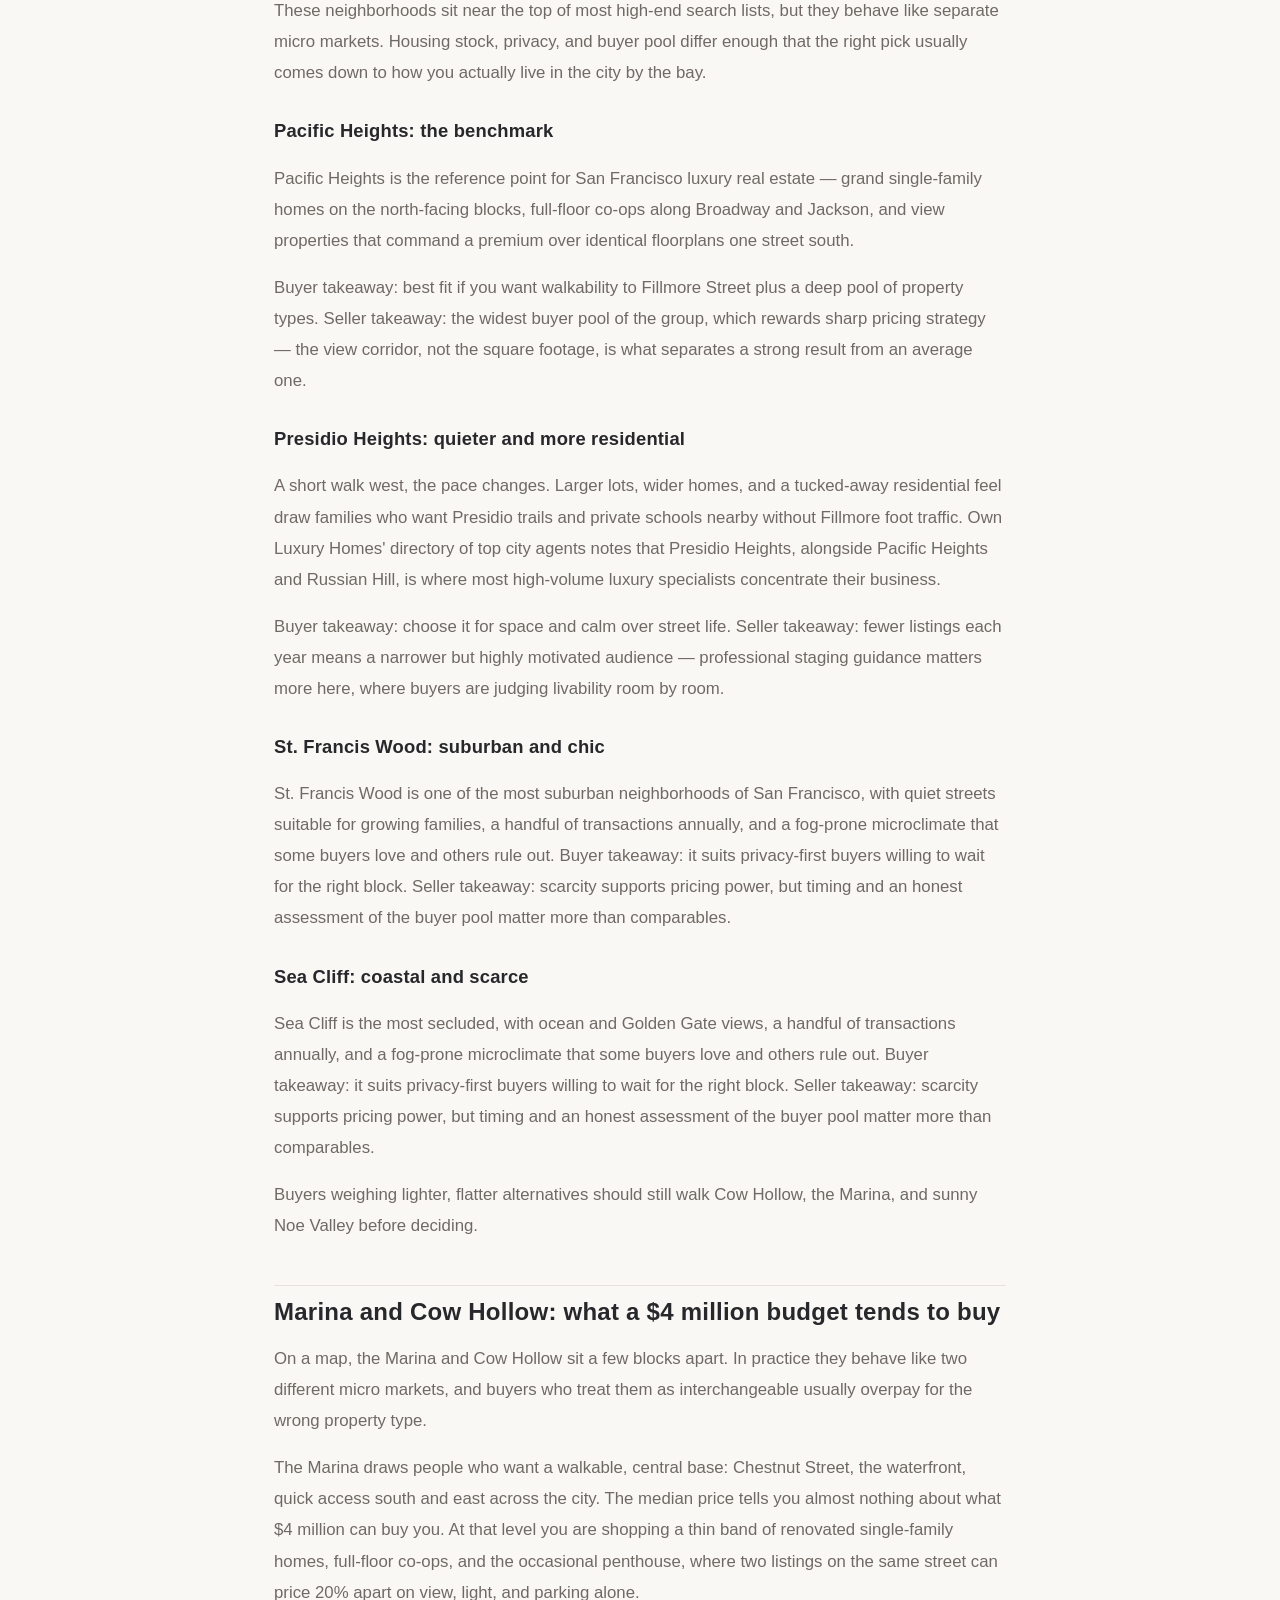
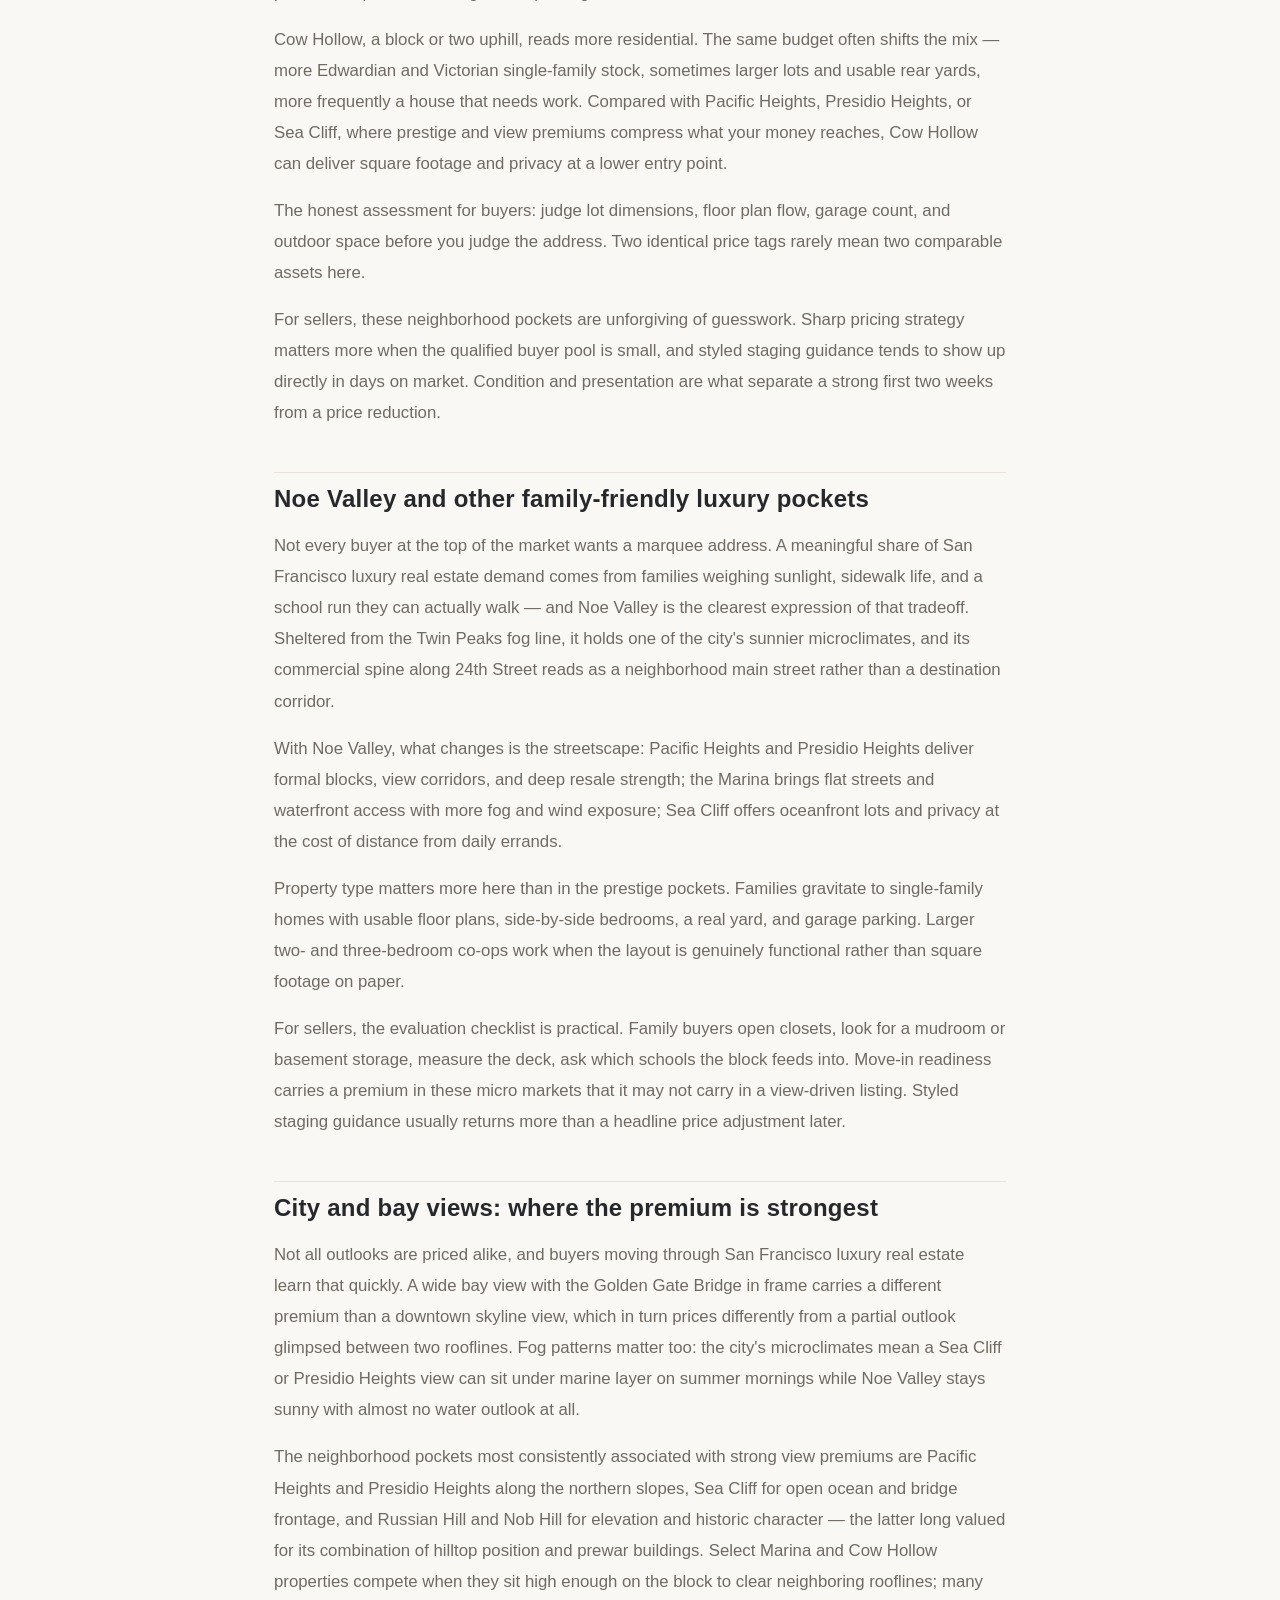
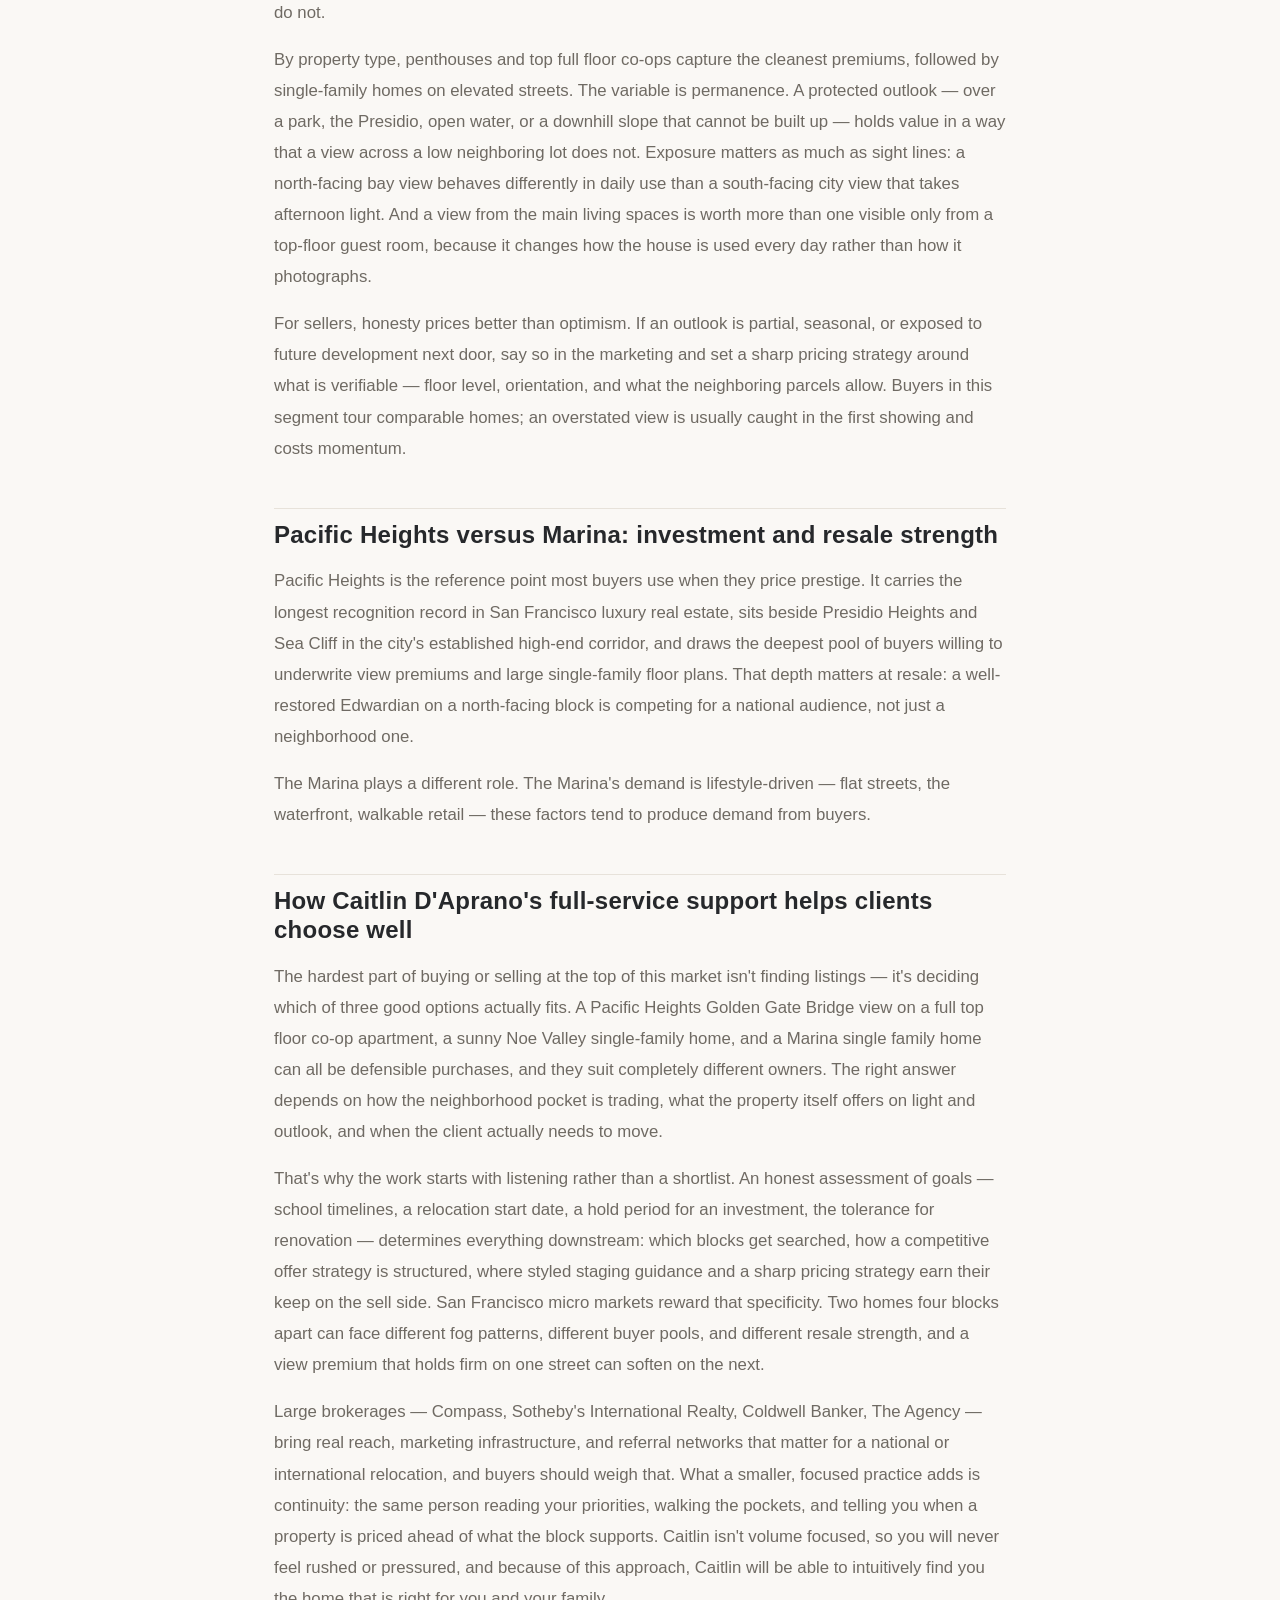
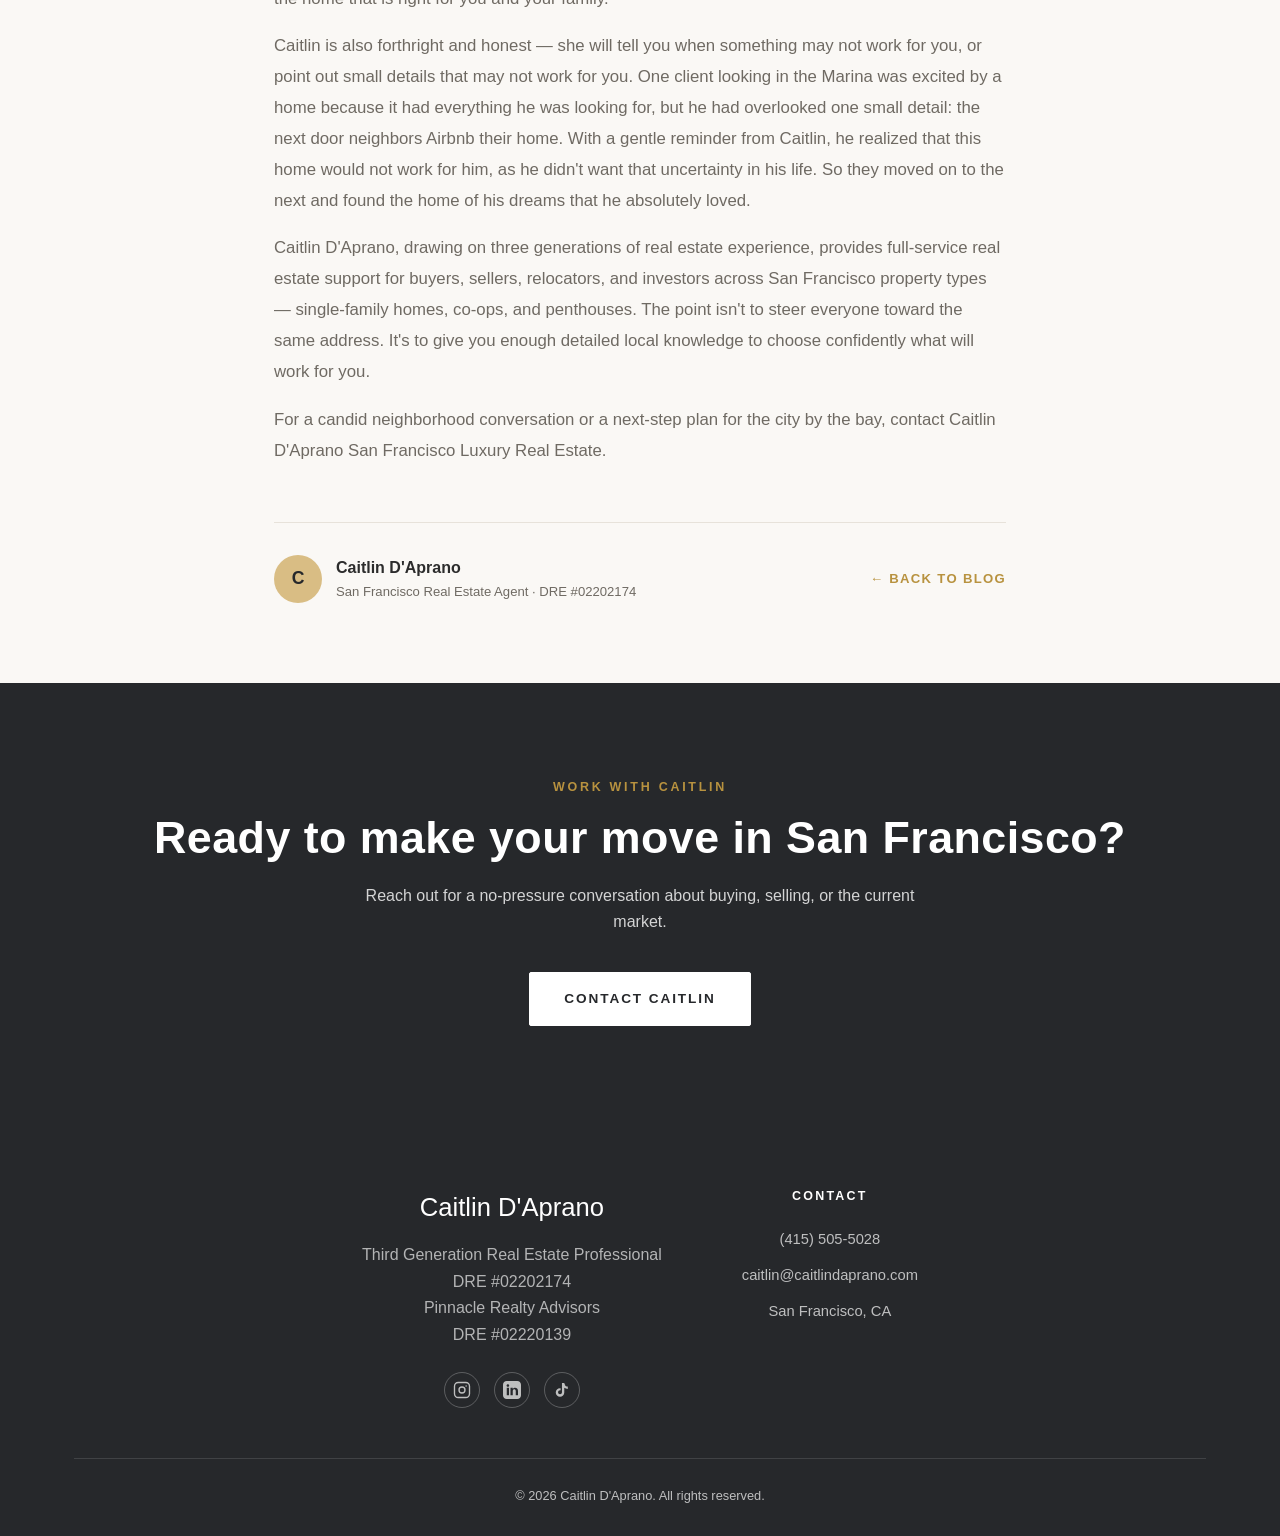
<file: blog/san-francisco-luxury-neighborhoods-2026.html>
<!DOCTYPE html>
<html lang="en">
<head>
  <meta charset="UTF-8" />
  <meta name="viewport" content="width=device-width, initial-scale=1.0" />
  <title>SF Luxury Neighborhoods 2026 | Caitlin D'Aprano</title>
  <meta name="description" content="Where to buy, invest, and sell across San Francisco's luxury neighborhoods in 2026 — Pacific Heights, Presidio Heights, Sea Cliff, the Marina, Cow Hollow, and Noe Valley compared." />
  <link rel="icon" type="image/x-icon" href="../favicon.ico" />
  <link rel="icon" type="image/png" sizes="32x32" href="../favicon-32x32.png" />
  <link rel="icon" type="image/png" sizes="16x16" href="../favicon-16x16.png" />
  <link rel="apple-touch-icon" sizes="512x512" href="../apple-touch-icon.png" />
  <link rel="canonical" href="https://www.caitlindaprano.com/blog/san-francisco-luxury-neighborhoods-2026" />
  <link rel="stylesheet" href="../css/style.css" />
  <style>
    .post-body h2 {
      color: var(--color-charcoal);
      font-size: 1.5rem;
      margin: 44px 0 16px;
      padding-top: 12px;
      border-top: 1px solid var(--color-fog);
    }
    .post-body h3 {
      color: var(--color-charcoal);
      font-size: 1.15rem;
      margin: 28px 0 10px;
    }
    .post-body p {
      margin-top: 16px;
      color: var(--color-muted);
      font-size: 1.05rem;
      line-height: 1.85;
    }
    .post-body a {
      color: var(--color-gold);
      text-decoration: underline;
    }
  </style>
  <script type="application/ld+json">
{
  "@context": "https://schema.org",
  "@type": "BlogPosting",
  "headline": "San Francisco Luxury Neighborhoods in 2026: Where to Buy, Invest, and Sell",
  "description": "Where to buy, invest, and sell across San Francisco's luxury neighborhoods in 2026 — Pacific Heights, Presidio Heights, Sea Cliff, the Marina, Cow Hollow, and Noe Valley compared.",
  "datePublished": "2026-08-21",
  "dateModified": "2026-08-21",
  "url": "https://www.caitlindaprano.com/blog/san-francisco-luxury-neighborhoods-2026",
  "author": {
    "@type": "Person",
    "name": "Caitlin D'Aprano",
    "url": "https://www.caitlindaprano.com/about"
  },
  "publisher": {
    "@type": "Person",
    "name": "Caitlin D'Aprano",
    "url": "https://www.caitlindaprano.com"
  },
  "mainEntityOfPage": {
    "@type": "WebPage",
    "@id": "https://www.caitlindaprano.com/blog/san-francisco-luxury-neighborhoods-2026"
  },
  "keywords": "San Francisco luxury neighborhoods, Pacific Heights, Presidio Heights, Sea Cliff, Marina, Cow Hollow, Noe Valley, St. Francis Wood, San Francisco luxury real estate 2026"
}
</script>
</head>
<body>

  <!-- Header -->
  <header class="site-header solid">
    <nav class="nav">
      <a href="/" class="logo">Caitlin D'Aprano<small>San Francisco Luxury Real Estate</small></a>
      <ul class="nav-links">
        <li><a href="/">Home</a></li>
        <li><a href="../about.html">About</a></li>
        <li><a href="../testimonials.html">Testimonials</a></li>
        <li><a href="index.html" class="active">Blog</a></li>
      </ul>
      <div class="nav-cta">
        <a href="tel:+14155055028" class="nav-phone">415-505-5028</a>
        <a href="../contact.html" class="nav-cta-btn">LET'S CONNECT</a>
        <button class="nav-toggle" aria-label="Toggle navigation">
          <span></span><span></span><span></span>
        </button>
      </div>
    </nav>
  </header>

  <!-- Post -->
  <article style="padding-top: 110px; padding-bottom: 80px;">
    <div class="container" style="max-width: 780px;">

      <p style="font-size:0.78rem; letter-spacing:0.18em; text-transform:uppercase; color:var(--color-gold); font-weight:600; margin-bottom:14px;">
        NEIGHBORHOOD GUIDE &nbsp;·&nbsp; August 21, 2026
      </p>
      <h1 style="font-size: clamp(2rem, 4vw, 2.8rem); line-height:1.2;">San Francisco Luxury Neighborhoods in 2026: Where to Buy, Invest, and Sell</h1>

      <div style="height: 420px; background: url('https://images.unsplash.com/photo-1691463397696-e3b1e99d3113?auto=format&fit=crop&w=1600&q=80') center/cover; margin: 32px 0; border-radius: 2px;"></div>

      <div class="post-body">

        <h2>Choosing the right San Francisco luxury neighborhood in 2026</h2>

        <p>The first question in San Francisco luxury real estate is rarely "what can I afford." It's "what am I actually trying to do here" — buy a long-term family home, hold an appreciating asset, or sell into the strongest window this year. The answer changes the neighborhood shortlist more than the budget does.</p>

        <p>It also changes block by block. This is a city of microclimates and micro markets: a Noe Valley street that gets afternoon sun prices differently from one four blocks west in the fog line, and a Pacific Heights condo with an unobstructed bay view competes in a different pool than the same square footage facing an interior lot. Property type matters just as much — single-family homes, full-floor condos, and penthouses each carry their own buyer depth and resale behavior.</p>

        <p>The neighborhoods compared here are Pacific Heights, the Marina, Presidio Heights, St. Francis Wood, Sea Cliff, and Noe Valley. MLS data from 2022–2026 shows median single family home prices at $6M in Pacific Heights, $7.3M in Presidio Heights, $3.6M in St. Francis Wood, $4.5M in Sea Cliff, $4.5M in Cow Hollow, $2.8M in Noe Valley, and $3.7M in the Marina — close enough that the median alone tells you very little.</p>

        <p>Three lenses run through the rest of this piece: family livability, resale strength, and city or bay views. Each neighborhood gets a separate read for buyers and for sellers, because they rarely point the same direction.</p>

        <h2>Pacific Heights, Presidio Heights, St. Francis Wood and Sea Cliff: where prestige meets different tradeoffs</h2>

        <p>These neighborhoods sit near the top of most high-end search lists, but they behave like separate micro markets. Housing stock, privacy, and buyer pool differ enough that the right pick usually comes down to how you actually live in the city by the bay.</p>

        <h3>Pacific Heights: the benchmark</h3>
        <p>Pacific Heights is the reference point for San Francisco luxury real estate — grand single-family homes on the north-facing blocks, full-floor co-ops along Broadway and Jackson, and view properties that command a premium over identical floorplans one street south.</p>
        <p>Buyer takeaway: best fit if you want walkability to Fillmore Street plus a deep pool of property types. Seller takeaway: the widest buyer pool of the group, which rewards sharp pricing strategy — the view corridor, not the square footage, is what separates a strong result from an average one.</p>

        <h3>Presidio Heights: quieter and more residential</h3>
        <p>A short walk west, the pace changes. Larger lots, wider homes, and a tucked-away residential feel draw families who want Presidio trails and private schools nearby without Fillmore foot traffic. Own Luxury Homes' directory of top city agents notes that Presidio Heights, alongside Pacific Heights and Russian Hill, is where most high-volume luxury specialists concentrate their business.</p>
        <p>Buyer takeaway: choose it for space and calm over street life. Seller takeaway: fewer listings each year means a narrower but highly motivated audience — professional staging guidance matters more here, where buyers are judging livability room by room.</p>

        <h3>St. Francis Wood: suburban and chic</h3>
        <p>St. Francis Wood is one of the most suburban neighborhoods of San Francisco, with quiet streets suitable for growing families, a handful of transactions annually, and a fog-prone microclimate that some buyers love and others rule out. Buyer takeaway: it suits privacy-first buyers willing to wait for the right block. Seller takeaway: scarcity supports pricing power, but timing and an honest assessment of the buyer pool matter more than comparables.</p>

        <h3>Sea Cliff: coastal and scarce</h3>
        <p>Sea Cliff is the most secluded, with ocean and Golden Gate views, a handful of transactions annually, and a fog-prone microclimate that some buyers love and others rule out. Buyer takeaway: it suits privacy-first buyers willing to wait for the right block. Seller takeaway: scarcity supports pricing power, but timing and an honest assessment of the buyer pool matter more than comparables.</p>

        <p>Buyers weighing lighter, flatter alternatives should still walk Cow Hollow, the Marina, and sunny Noe Valley before deciding.</p>

        <h2>Marina and Cow Hollow: what a $4 million budget tends to buy</h2>

        <p>On a map, the Marina and Cow Hollow sit a few blocks apart. In practice they behave like two different micro markets, and buyers who treat them as interchangeable usually overpay for the wrong property type.</p>

        <p>The Marina draws people who want a walkable, central base: Chestnut Street, the waterfront, quick access south and east across the city. The median price tells you almost nothing about what $4 million can buy you. At that level you are shopping a thin band of renovated single-family homes, full-floor co-ops, and the occasional penthouse, where two listings on the same street can price 20% apart on view, light, and parking alone.</p>

        <p>Cow Hollow, a block or two uphill, reads more residential. The same budget often shifts the mix — more Edwardian and Victorian single-family stock, sometimes larger lots and usable rear yards, more frequently a house that needs work. Compared with Pacific Heights, Presidio Heights, or Sea Cliff, where prestige and view premiums compress what your money reaches, Cow Hollow can deliver square footage and privacy at a lower entry point.</p>

        <p>The honest assessment for buyers: judge lot dimensions, floor plan flow, garage count, and outdoor space before you judge the address. Two identical price tags rarely mean two comparable assets here.</p>

        <p>For sellers, these neighborhood pockets are unforgiving of guesswork. Sharp pricing strategy matters more when the qualified buyer pool is small, and styled staging guidance tends to show up directly in days on market. Condition and presentation are what separate a strong first two weeks from a price reduction.</p>

        <h2>Noe Valley and other family-friendly luxury pockets</h2>

        <p>Not every buyer at the top of the market wants a marquee address. A meaningful share of San Francisco luxury real estate demand comes from families weighing sunlight, sidewalk life, and a school run they can actually walk — and Noe Valley is the clearest expression of that tradeoff. Sheltered from the Twin Peaks fog line, it holds one of the city's sunnier microclimates, and its commercial spine along 24th Street reads as a neighborhood main street rather than a destination corridor.</p>

        <p>With Noe Valley, what changes is the streetscape: Pacific Heights and Presidio Heights deliver formal blocks, view corridors, and deep resale strength; the Marina brings flat streets and waterfront access with more fog and wind exposure; Sea Cliff offers oceanfront lots and privacy at the cost of distance from daily errands.</p>

        <p>Property type matters more here than in the prestige pockets. Families gravitate to single-family homes with usable floor plans, side-by-side bedrooms, a real yard, and garage parking. Larger two- and three-bedroom co-ops work when the layout is genuinely functional rather than square footage on paper.</p>

        <p>For sellers, the evaluation checklist is practical. Family buyers open closets, look for a mudroom or basement storage, measure the deck, ask which schools the block feeds into. Move-in readiness carries a premium in these micro markets that it may not carry in a view-driven listing. Styled staging guidance usually returns more than a headline price adjustment later.</p>

        <h2>City and bay views: where the premium is strongest</h2>

        <p>Not all outlooks are priced alike, and buyers moving through San Francisco luxury real estate learn that quickly. A wide bay view with the Golden Gate Bridge in frame carries a different premium than a downtown skyline view, which in turn prices differently from a partial outlook glimpsed between two rooflines. Fog patterns matter too: the city's microclimates mean a Sea Cliff or Presidio Heights view can sit under marine layer on summer mornings while Noe Valley stays sunny with almost no water outlook at all.</p>

        <p>The neighborhood pockets most consistently associated with strong view premiums are Pacific Heights and Presidio Heights along the northern slopes, Sea Cliff for open ocean and bridge frontage, and Russian Hill and Nob Hill for elevation and historic character — the latter long valued for its combination of hilltop position and prewar buildings. Select Marina and Cow Hollow properties compete when they sit high enough on the block to clear neighboring rooflines; many do not.</p>

        <p>By property type, penthouses and top full floor co-ops capture the cleanest premiums, followed by single-family homes on elevated streets. The variable is permanence. A protected outlook — over a park, the Presidio, open water, or a downhill slope that cannot be built up — holds value in a way that a view across a low neighboring lot does not. Exposure matters as much as sight lines: a north-facing bay view behaves differently in daily use than a south-facing city view that takes afternoon light. And a view from the main living spaces is worth more than one visible only from a top-floor guest room, because it changes how the house is used every day rather than how it photographs.</p>

        <p>For sellers, honesty prices better than optimism. If an outlook is partial, seasonal, or exposed to future development next door, say so in the marketing and set a sharp pricing strategy around what is verifiable — floor level, orientation, and what the neighboring parcels allow. Buyers in this segment tour comparable homes; an overstated view is usually caught in the first showing and costs momentum.</p>

        <h2>Pacific Heights versus Marina: investment and resale strength</h2>

        <p>Pacific Heights is the reference point most buyers use when they price prestige. It carries the longest recognition record in San Francisco luxury real estate, sits beside Presidio Heights and Sea Cliff in the city's established high-end corridor, and draws the deepest pool of buyers willing to underwrite view premiums and large single-family floor plans. That depth matters at resale: a well-restored Edwardian on a north-facing block is competing for a national audience, not just a neighborhood one.</p>

        <p>The Marina plays a different role. The Marina's demand is lifestyle-driven — flat streets, the waterfront, walkable retail — these factors tend to produce demand from buyers.</p>

        <h2>How Caitlin D'Aprano's full-service support helps clients choose well</h2>

        <p>The hardest part of buying or selling at the top of this market isn't finding listings — it's deciding which of three good options actually fits. A Pacific Heights Golden Gate Bridge view on a full top floor co-op apartment, a sunny Noe Valley single-family home, and a Marina single family home can all be defensible purchases, and they suit completely different owners. The right answer depends on how the neighborhood pocket is trading, what the property itself offers on light and outlook, and when the client actually needs to move.</p>

        <p>That's why the work starts with listening rather than a shortlist. An honest assessment of goals — school timelines, a relocation start date, a hold period for an investment, the tolerance for renovation — determines everything downstream: which blocks get searched, how a competitive offer strategy is structured, where styled staging guidance and a sharp pricing strategy earn their keep on the sell side. San Francisco micro markets reward that specificity. Two homes four blocks apart can face different fog patterns, different buyer pools, and different resale strength, and a view premium that holds firm on one street can soften on the next.</p>

        <p>Large brokerages — Compass, Sotheby's International Realty, Coldwell Banker, The Agency — bring real reach, marketing infrastructure, and referral networks that matter for a national or international relocation, and buyers should weigh that. What a smaller, focused practice adds is continuity: the same person reading your priorities, walking the pockets, and telling you when a property is priced ahead of what the block supports. Caitlin isn't volume focused, so you will never feel rushed or pressured, and because of this approach, Caitlin will be able to intuitively find you the home that is right for you and your family.</p>

        <p>Caitlin is also forthright and honest — she will tell you when something may not work for you, or point out small details that may not work for you. One client looking in the Marina was excited by a home because it had everything he was looking for, but he had overlooked one small detail: the next door neighbors Airbnb their home. With a gentle reminder from Caitlin, he realized that this home would not work for him, as he didn't want that uncertainty in his life. So they moved on to the next and found the home of his dreams that he absolutely loved.</p>

        <p>Caitlin D'Aprano, drawing on three generations of real estate experience, provides full-service real estate support for buyers, sellers, relocators, and investors across San Francisco property types — single-family homes, co-ops, and penthouses. The point isn't to steer everyone toward the same address. It's to give you enough detailed local knowledge to choose confidently what will work for you.</p>

        <p>For a candid neighborhood conversation or a next-step plan for the city by the bay, contact Caitlin D'Aprano San Francisco Luxury Real Estate.</p>

      </div>

      <!-- Author / back link -->
      <div style="margin-top: 56px; padding-top: 32px; border-top: 1px solid var(--color-fog); display: flex; align-items: center; justify-content: space-between; flex-wrap: wrap; gap: 20px;">
        <div style="display:flex; align-items:center; gap:14px;">
          <div style="width:48px; height:48px; border-radius:50%; background:var(--color-gold-light); display:flex; align-items:center; justify-content:center; font-weight:700; font-size:1.1rem; color:var(--color-charcoal);">C</div>
          <div>
            <div style="font-weight:600;">Caitlin D'Aprano</div>
            <div style="font-size:0.82rem; color:var(--color-muted);">San Francisco Real Estate Agent · DRE #02202174</div>
          </div>
        </div>
        <a href="index.html" style="font-size:0.82rem; letter-spacing:0.1em; text-transform:uppercase; font-weight:600; color:var(--color-gold);">← Back to Blog</a>
      </div>

    </div>
  </article>

  <!-- CTA -->
  <section class="cta-band">
    <div class="container">
      <span class="eyebrow">Work With Caitlin</span>
      <h2>Ready to make your move in San Francisco?</h2>
      <p>Reach out for a no-pressure conversation about buying, selling, or the current market.</p>
      <a href="../contact.html" class="btn btn-light">Contact Caitlin</a>
    </div>
  </section>

  <!-- Footer -->
  <footer class="site-footer">
    <div class="container">
      <div class="footer-grid">
        <div>
          <div class="footer-logo">Caitlin D'Aprano</div>
          <p style="max-width: 320px; color: rgba(255,255,255,0.65);">Third Generation Real Estate Professional</p>
          <p style="max-width: 320px; color: rgba(255,255,255,0.65);">DRE #02202174</p>
          <p style="max-width: 320px; color: rgba(255,255,255,0.65);">Pinnacle Realty Advisors</p>
          <p style="max-width: 320px; color: rgba(255,255,255,0.65);"><a href="https://www2.dre.ca.gov/publicasp/pplinfo.asp?License_id=02220139" target="_blank" rel="noopener" style="color: rgba(255,255,255,0.65);">DRE #02220139</a></p>
          <div class="social-links" style="margin-top:24px;">
            <a href="https://www.instagram.com/caitlindaprano/" aria-label="Instagram" target="_blank" rel="noopener"><svg viewBox="0 0 24 24" width="18" height="18" fill="none" stroke="currentColor" stroke-width="1.8"><rect x="2" y="2" width="20" height="20" rx="5"/><circle cx="12" cy="12" r="4"/><circle cx="17.5" cy="6.5" r="1" fill="currentColor" stroke="none"/></svg></a>
            <a href="https://www.linkedin.com/in/caitlindaprano/" aria-label="LinkedIn" target="_blank" rel="noopener"><svg viewBox="0 0 24 24" width="18" height="18" fill="currentColor"><path d="M19 0H5C2.24 0 0 2.24 0 5v14c0 2.76 2.24 5 5 5h14c2.76 0 5-2.24 5-5V5c0-2.76-2.24-5-5-5zM8 19H5V9h3v10zM6.5 7.7C5.5 7.7 4.75 6.9 4.75 5.95S5.5 4.2 6.5 4.2s1.75.8 1.75 1.75S7.5 7.7 6.5 7.7zM20 19h-3v-5.6c0-3.37-4-3.11-4 0V19h-3V9h3v1.77c1.4-2.6 7-2.78 7 2.48V19z"/></svg></a>
            <a href="https://www.tiktok.com/@caitlindaprano" aria-label="TikTok" target="_blank" rel="noopener"><svg viewBox="0 0 24 24" width="18" height="18" fill="currentColor"><path d="M16.6 5.82c-.9-.8-1.46-1.92-1.56-3.16h-3.09v12.4c0 1.43-1.16 2.6-2.6 2.6-1.43 0-2.6-1.17-2.6-2.6 0-1.72 1.66-3.01 3.37-2.48V9.66c-3.45-.46-6.47 2.22-6.47 5.64 0 3.33 2.76 5.7 5.69 5.7 3.14 0 5.69-2.55 5.69-5.7V9.01c1.34.97 2.97 1.5 4.69 1.5V7.46c-1.06 0-2.07-.34-2.92-.95-.4-.27-.79-.6-1.2-.69z"/></svg></a>
          </div>
        </div>
        <div>
          <h4>Contact</h4>
          <ul>
            <li>(415) 505-5028</li>
            <li>caitlin@caitlindaprano.com</li>
            <li>San Francisco, CA</li>
          </ul>
        </div>
      </div>
      <div class="footer-bottom">
        <div>© <span class="current-year"></span> Caitlin D'Aprano. All rights reserved.</div>
      </div>
    </div>
  </footer>

  <script src="../js/script.js"></script>
</body>
</html>
</file>
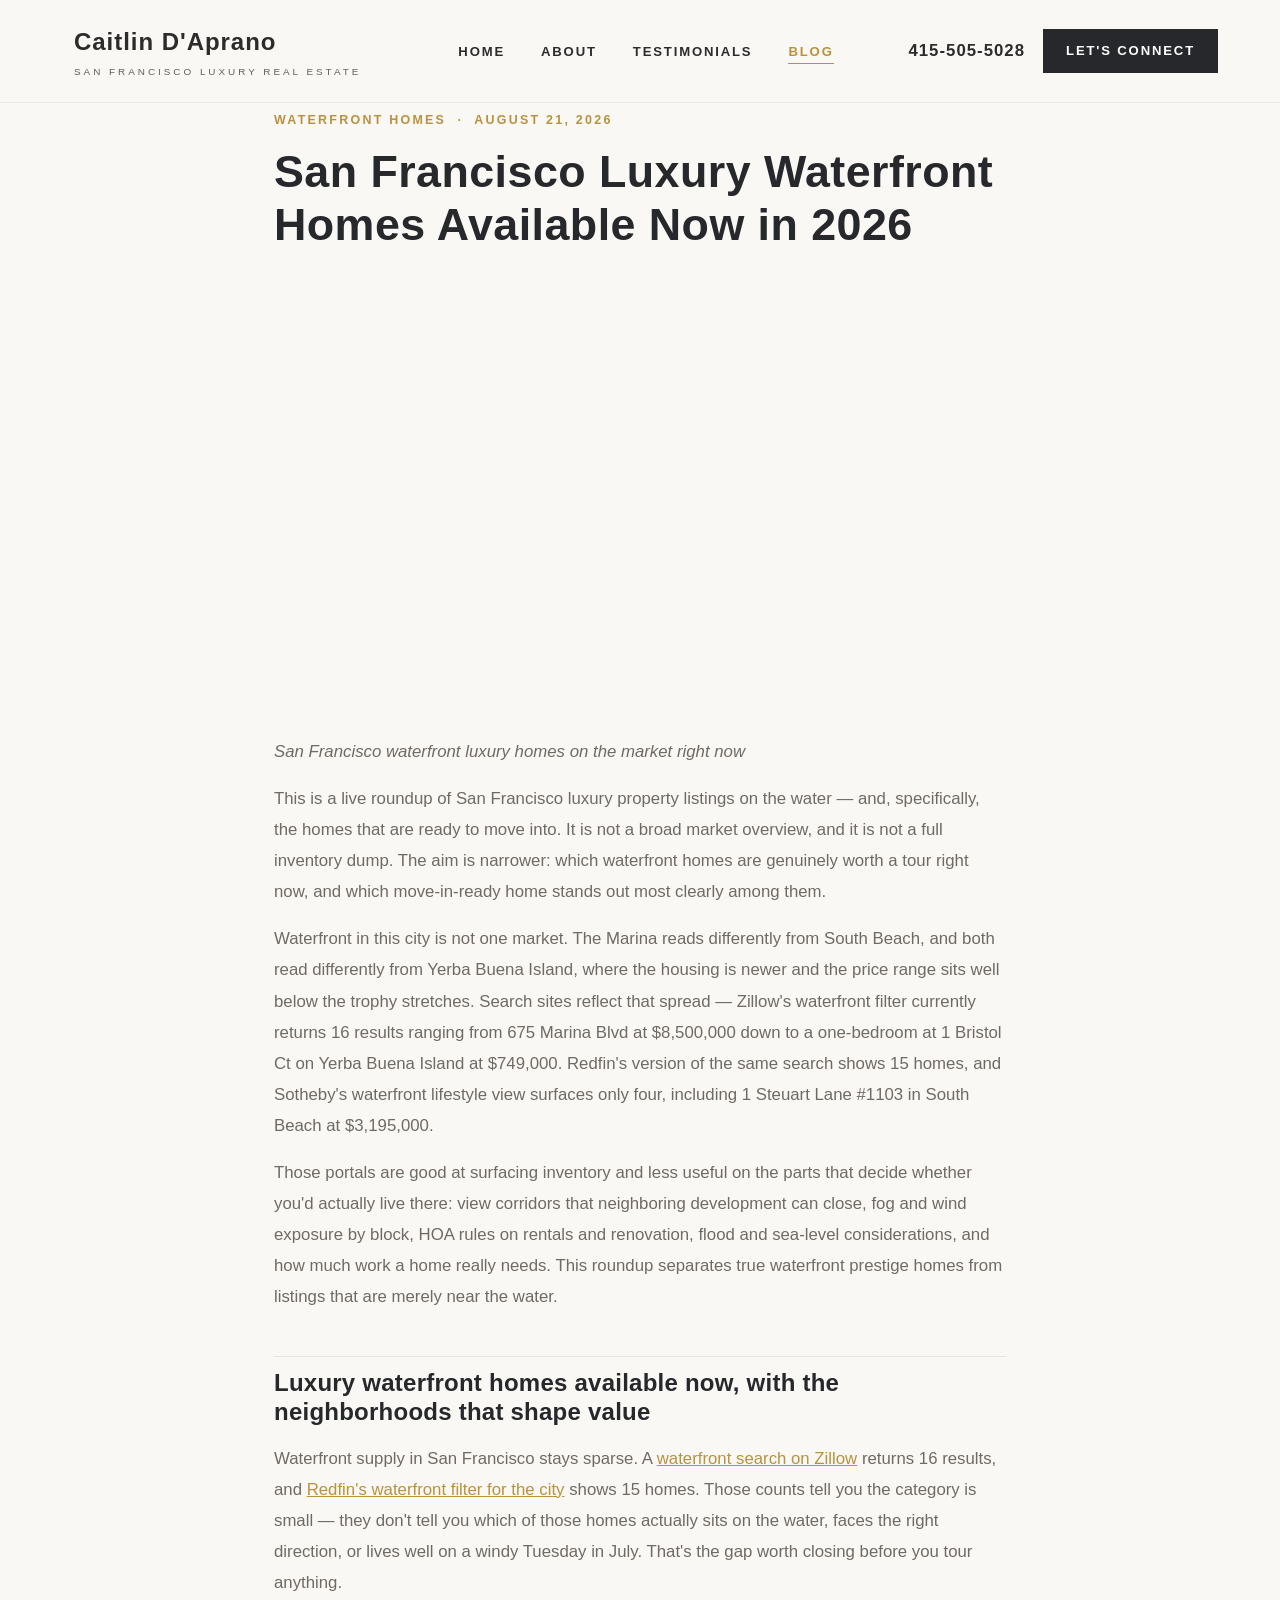
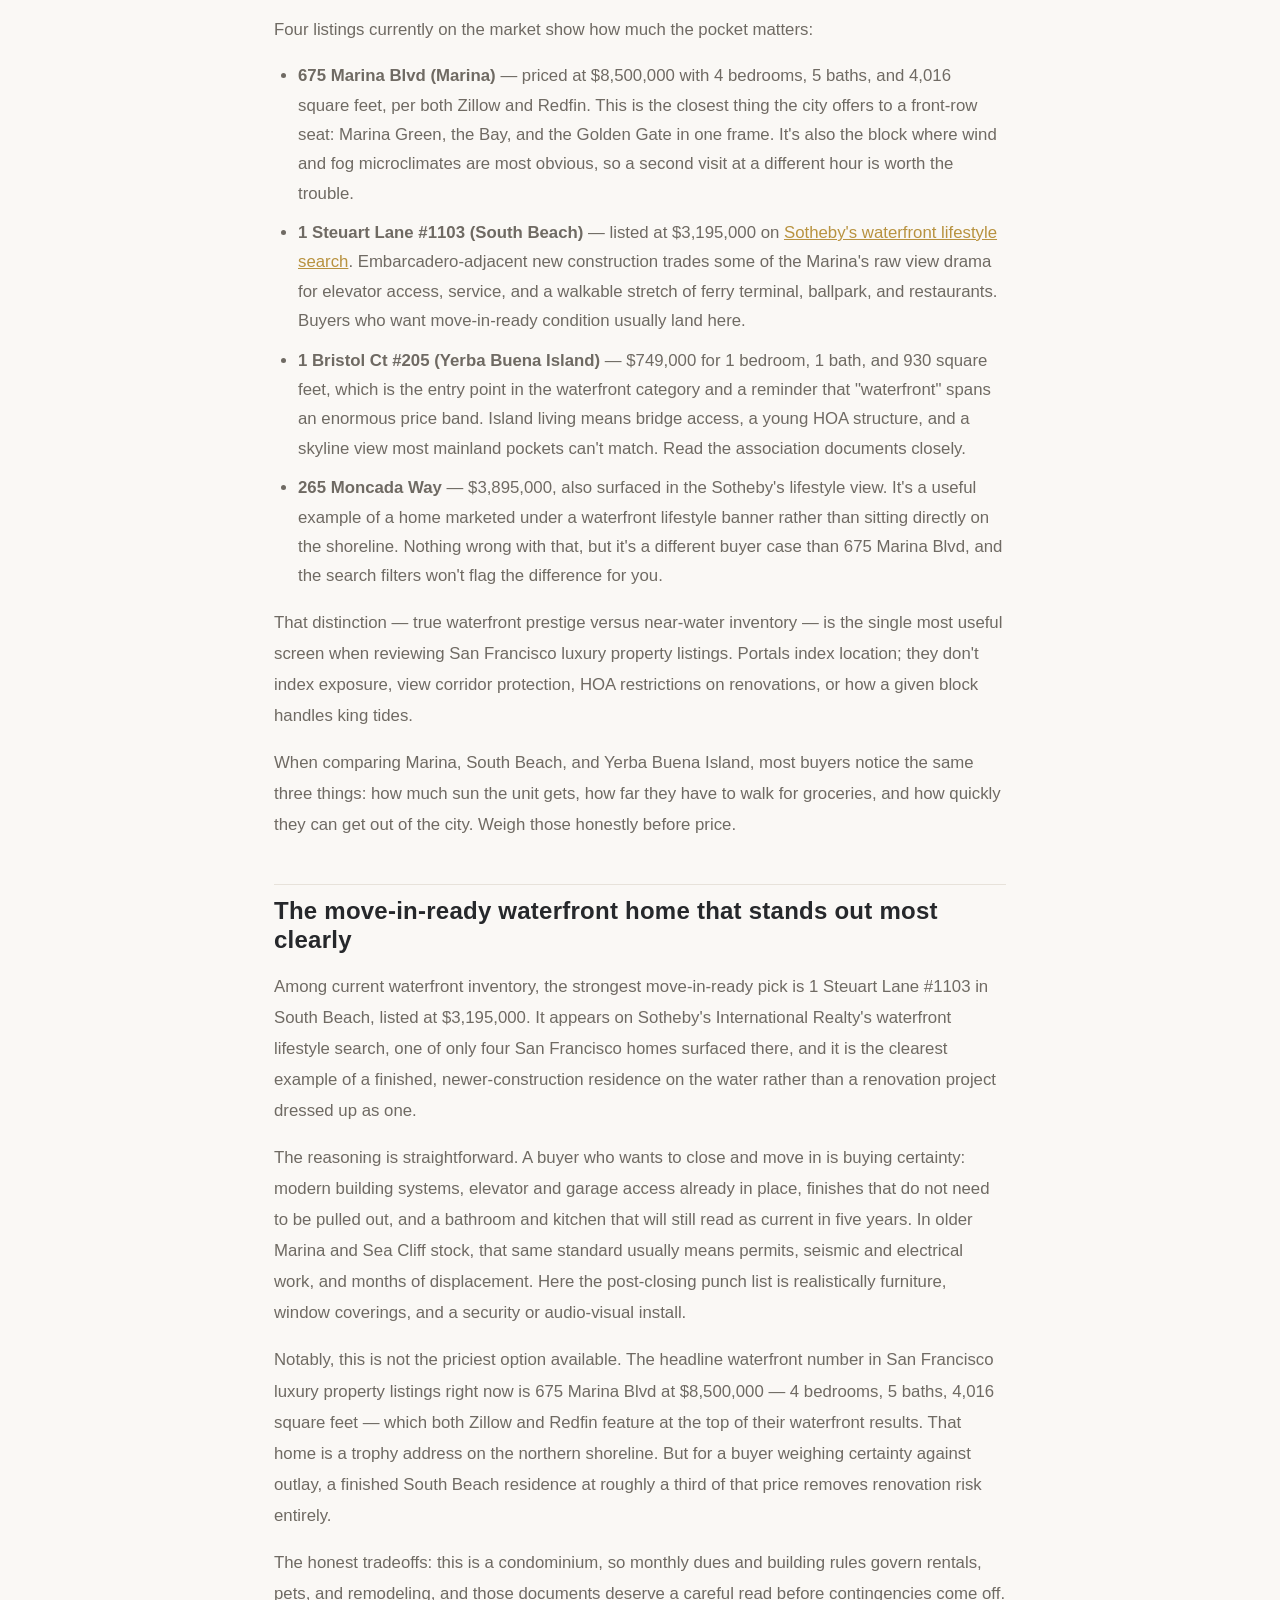
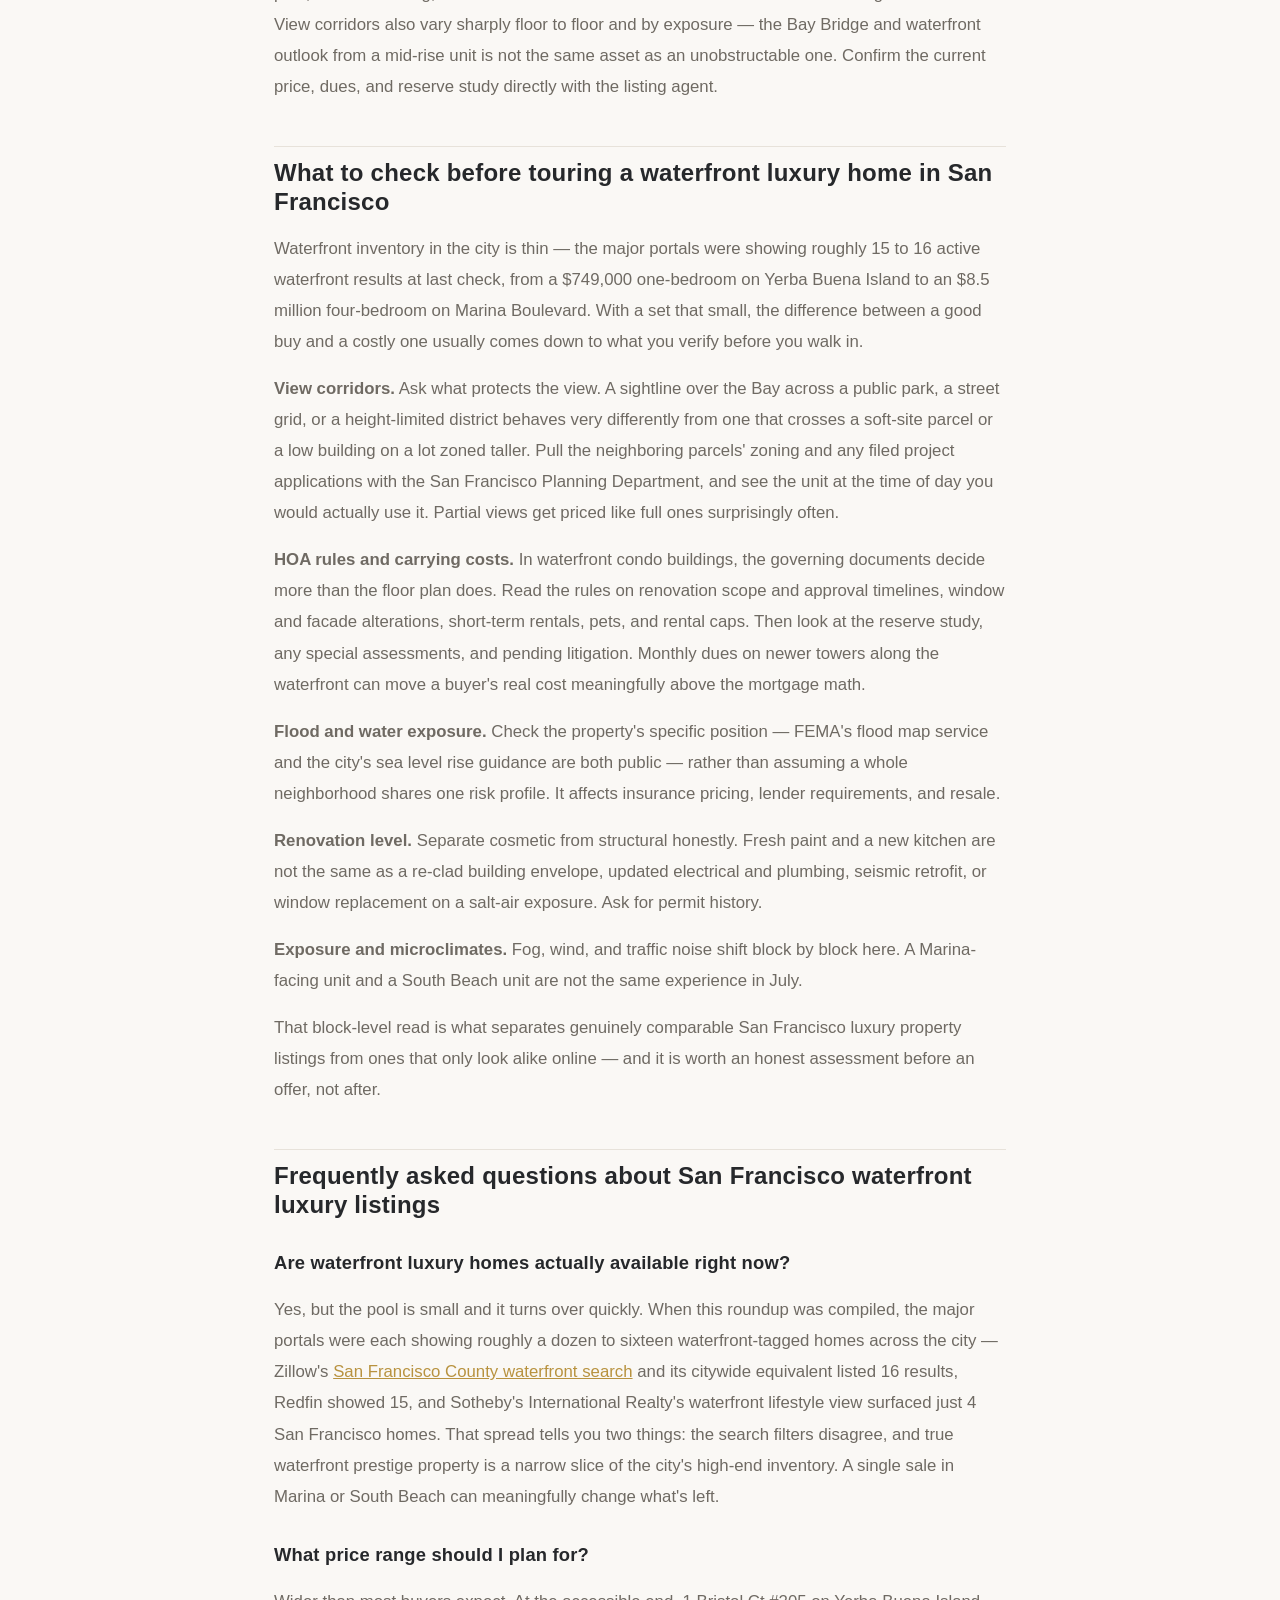
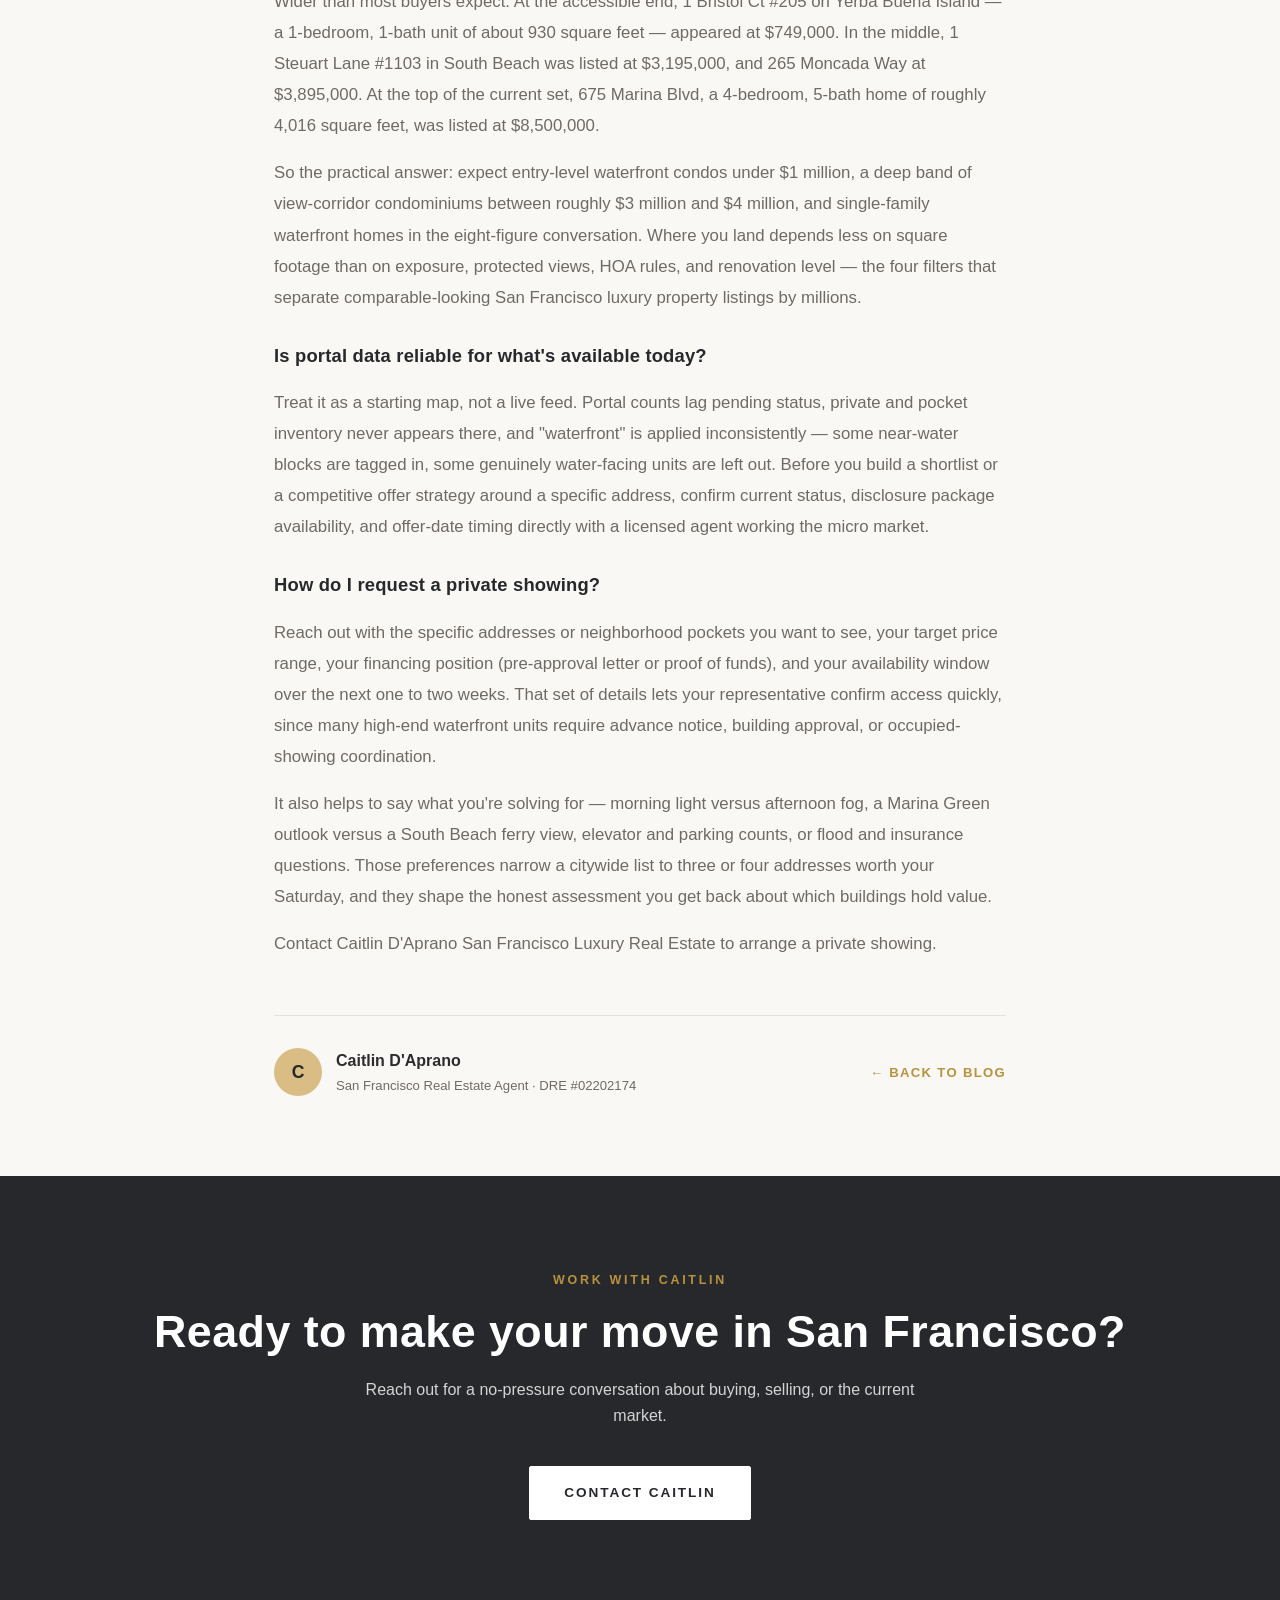
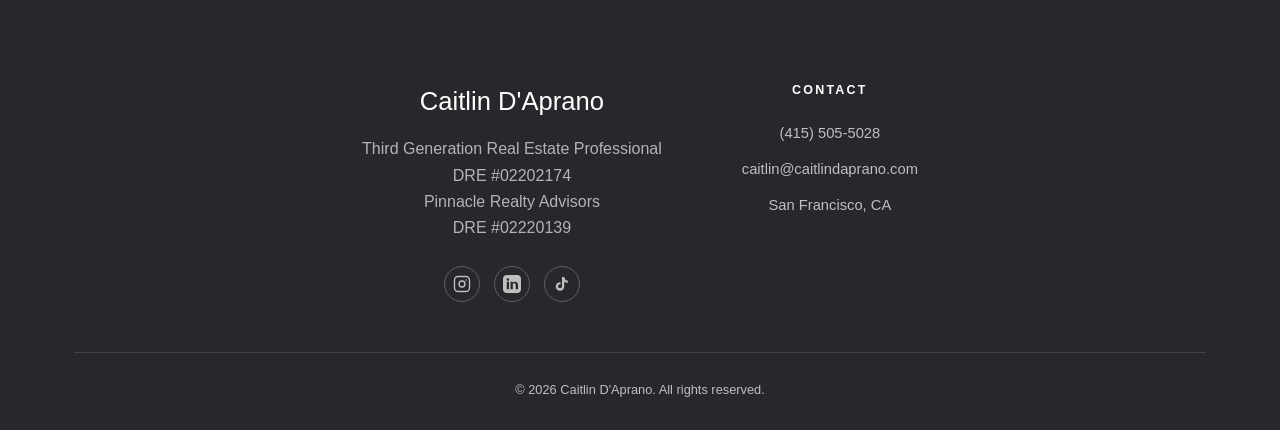
<file: blog/san-francisco-waterfront-luxury-homes-2026.html>
<!DOCTYPE html>
<html lang="en">
<head>
  <meta charset="UTF-8" />
  <meta name="viewport" content="width=device-width, initial-scale=1.0" />
  <title>San Francisco Luxury Waterfront Homes 2026 | Caitlin D'Aprano</title>
  <meta name="description" content="A live roundup of San Francisco waterfront luxury homes on the market now — Marina, South Beach, and Yerba Buena Island listings, prices, and what to check before touring." />
  <link rel="icon" type="image/x-icon" href="../favicon.ico" />
  <link rel="icon" type="image/png" sizes="32x32" href="../favicon-32x32.png" />
  <link rel="icon" type="image/png" sizes="16x16" href="../favicon-16x16.png" />
  <link rel="apple-touch-icon" sizes="512x512" href="../apple-touch-icon.png" />
  <link rel="canonical" href="https://www.caitlindaprano.com/blog/san-francisco-waterfront-luxury-homes-2026" />
  <link rel="stylesheet" href="../css/style.css" />
  <style>
    .post-body h2 {
      color: var(--color-charcoal);
      font-size: 1.5rem;
      margin: 44px 0 16px;
      padding-top: 12px;
      border-top: 1px solid var(--color-fog);
    }
    .post-body h3 {
      color: var(--color-charcoal);
      font-size: 1.15rem;
      margin: 28px 0 10px;
    }
    .post-body p {
      margin-top: 16px;
      color: var(--color-muted);
      font-size: 1.05rem;
      line-height: 1.85;
    }
    .post-body ul {
      margin: 16px 0 0 24px;
      display: flex;
      flex-direction: column;
      gap: 10px;
      color: var(--color-muted);
      font-size: 1.05rem;
      line-height: 1.75;
    }
    .post-body a {
      color: var(--color-gold);
      text-decoration: underline;
    }
  </style>
  <script type="application/ld+json">
{
  "@context": "https://schema.org",
  "@type": "BlogPosting",
  "headline": "San Francisco Luxury Waterfront Homes Available Now in 2026",
  "description": "A live roundup of San Francisco waterfront luxury homes on the market now — Marina, South Beach, and Yerba Buena Island listings, prices, and what to check before touring.",
  "datePublished": "2026-08-21",
  "dateModified": "2026-08-21",
  "url": "https://www.caitlindaprano.com/blog/san-francisco-waterfront-luxury-homes-2026",
  "author": {
    "@type": "Person",
    "name": "Caitlin D'Aprano",
    "url": "https://www.caitlindaprano.com/about"
  },
  "publisher": {
    "@type": "Person",
    "name": "Caitlin D'Aprano",
    "url": "https://www.caitlindaprano.com"
  },
  "mainEntityOfPage": {
    "@type": "WebPage",
    "@id": "https://www.caitlindaprano.com/blog/san-francisco-waterfront-luxury-homes-2026"
  },
  "keywords": "San Francisco waterfront homes, San Francisco luxury real estate, Marina waterfront homes, South Beach condos, Yerba Buena Island real estate, San Francisco luxury property listings"
}
</script>
</head>
<body>

  <!-- Header -->
  <header class="site-header solid">
    <nav class="nav">
      <a href="/" class="logo">Caitlin D'Aprano<small>San Francisco Luxury Real Estate</small></a>
      <ul class="nav-links">
        <li><a href="/">Home</a></li>
        <li><a href="../about.html">About</a></li>
        <li><a href="../testimonials.html">Testimonials</a></li>
        <li><a href="index.html" class="active">Blog</a></li>
      </ul>
      <div class="nav-cta">
        <a href="tel:+14155055028" class="nav-phone">415-505-5028</a>
        <a href="../contact.html" class="nav-cta-btn">LET'S CONNECT</a>
        <button class="nav-toggle" aria-label="Toggle navigation">
          <span></span><span></span><span></span>
        </button>
      </div>
    </nav>
  </header>

  <!-- Post -->
  <article style="padding-top: 110px; padding-bottom: 80px;">
    <div class="container" style="max-width: 780px;">

      <p style="font-size:0.78rem; letter-spacing:0.18em; text-transform:uppercase; color:var(--color-gold); font-weight:600; margin-bottom:14px;">
        WATERFRONT HOMES &nbsp;·&nbsp; August 21, 2026
      </p>
      <h1 style="font-size: clamp(2rem, 4vw, 2.8rem); line-height:1.2;">San Francisco Luxury Waterfront Homes Available Now in 2026</h1>

      <div style="height: 420px; background: url('https://images.unsplash.com/photo-1762888513034-d34bbc17068a?auto=format&fit=crop&w=1600&q=80') center/cover; margin: 32px 0; border-radius: 2px;"></div>

      <div class="post-body">

        <p><em>San Francisco waterfront luxury homes on the market right now</em></p>

        <p>This is a live roundup of San Francisco luxury property listings on the water — and, specifically, the homes that are ready to move into. It is not a broad market overview, and it is not a full inventory dump. The aim is narrower: which waterfront homes are genuinely worth a tour right now, and which move-in-ready home stands out most clearly among them.</p>

        <p>Waterfront in this city is not one market. The Marina reads differently from South Beach, and both read differently from Yerba Buena Island, where the housing is newer and the price range sits well below the trophy stretches. Search sites reflect that spread — Zillow's waterfront filter currently returns 16 results ranging from 675 Marina Blvd at $8,500,000 down to a one-bedroom at 1 Bristol Ct on Yerba Buena Island at $749,000. Redfin's version of the same search shows 15 homes, and Sotheby's waterfront lifestyle view surfaces only four, including 1 Steuart Lane #1103 in South Beach at $3,195,000.</p>

        <p>Those portals are good at surfacing inventory and less useful on the parts that decide whether you'd actually live there: view corridors that neighboring development can close, fog and wind exposure by block, HOA rules on rentals and renovation, flood and sea-level considerations, and how much work a home really needs. This roundup separates true waterfront prestige homes from listings that are merely near the water.</p>

        <h2>Luxury waterfront homes available now, with the neighborhoods that shape value</h2>

        <p>Waterfront supply in San Francisco stays sparse. A <a href="https://zillow.com/san-francisco-ca/waterfront" target="_blank" rel="noopener">waterfront search on Zillow</a> returns 16 results, and <a href="https://redfin.com/city/17151/CA/San-Francisco/waterfront" target="_blank" rel="noopener">Redfin's waterfront filter for the city</a> shows 15 homes. Those counts tell you the category is small — they don't tell you which of those homes actually sits on the water, faces the right direction, or lives well on a windy Tuesday in July. That's the gap worth closing before you tour anything.</p>

        <p>Four listings currently on the market show how much the pocket matters:</p>

        <ul>
          <li><strong>675 Marina Blvd (Marina)</strong> — priced at $8,500,000 with 4 bedrooms, 5 baths, and 4,016 square feet, per both Zillow and Redfin. This is the closest thing the city offers to a front-row seat: Marina Green, the Bay, and the Golden Gate in one frame. It's also the block where wind and fog microclimates are most obvious, so a second visit at a different hour is worth the trouble.</li>
          <li><strong>1 Steuart Lane #1103 (South Beach)</strong> — listed at $3,195,000 on <a href="https://sothebysrealty.com/eng/sales/san-francisco-ca-usa/waterfront-lstyle" target="_blank" rel="noopener">Sotheby's waterfront lifestyle search</a>. Embarcadero-adjacent new construction trades some of the Marina's raw view drama for elevator access, service, and a walkable stretch of ferry terminal, ballpark, and restaurants. Buyers who want move-in-ready condition usually land here.</li>
          <li><strong>1 Bristol Ct #205 (Yerba Buena Island)</strong> — $749,000 for 1 bedroom, 1 bath, and 930 square feet, which is the entry point in the waterfront category and a reminder that "waterfront" spans an enormous price band. Island living means bridge access, a young HOA structure, and a skyline view most mainland pockets can't match. Read the association documents closely.</li>
          <li><strong>265 Moncada Way</strong> — $3,895,000, also surfaced in the Sotheby's lifestyle view. It's a useful example of a home marketed under a waterfront lifestyle banner rather than sitting directly on the shoreline. Nothing wrong with that, but it's a different buyer case than 675 Marina Blvd, and the search filters won't flag the difference for you.</li>
        </ul>

        <p>That distinction — true waterfront prestige versus near-water inventory — is the single most useful screen when reviewing San Francisco luxury property listings. Portals index location; they don't index exposure, view corridor protection, HOA restrictions on renovations, or how a given block handles king tides.</p>

        <p>When comparing Marina, South Beach, and Yerba Buena Island, most buyers notice the same three things: how much sun the unit gets, how far they have to walk for groceries, and how quickly they can get out of the city. Weigh those honestly before price.</p>

        <h2>The move-in-ready waterfront home that stands out most clearly</h2>

        <p>Among current waterfront inventory, the strongest move-in-ready pick is 1 Steuart Lane #1103 in South Beach, listed at $3,195,000. It appears on Sotheby's International Realty's waterfront lifestyle search, one of only four San Francisco homes surfaced there, and it is the clearest example of a finished, newer-construction residence on the water rather than a renovation project dressed up as one.</p>

        <p>The reasoning is straightforward. A buyer who wants to close and move in is buying certainty: modern building systems, elevator and garage access already in place, finishes that do not need to be pulled out, and a bathroom and kitchen that will still read as current in five years. In older Marina and Sea Cliff stock, that same standard usually means permits, seismic and electrical work, and months of displacement. Here the post-closing punch list is realistically furniture, window coverings, and a security or audio-visual install.</p>

        <p>Notably, this is not the priciest option available. The headline waterfront number in San Francisco luxury property listings right now is 675 Marina Blvd at $8,500,000 — 4 bedrooms, 5 baths, 4,016 square feet — which both Zillow and Redfin feature at the top of their waterfront results. That home is a trophy address on the northern shoreline. But for a buyer weighing certainty against outlay, a finished South Beach residence at roughly a third of that price removes renovation risk entirely.</p>

        <p>The honest tradeoffs: this is a condominium, so monthly dues and building rules govern rentals, pets, and remodeling, and those documents deserve a careful read before contingencies come off. View corridors also vary sharply floor to floor and by exposure — the Bay Bridge and waterfront outlook from a mid-rise unit is not the same asset as an unobstructable one. Confirm the current price, dues, and reserve study directly with the listing agent.</p>

        <h2>What to check before touring a waterfront luxury home in San Francisco</h2>

        <p>Waterfront inventory in the city is thin — the major portals were showing roughly 15 to 16 active waterfront results at last check, from a $749,000 one-bedroom on Yerba Buena Island to an $8.5 million four-bedroom on Marina Boulevard. With a set that small, the difference between a good buy and a costly one usually comes down to what you verify before you walk in.</p>

        <p><strong>View corridors.</strong> Ask what protects the view. A sightline over the Bay across a public park, a street grid, or a height-limited district behaves very differently from one that crosses a soft-site parcel or a low building on a lot zoned taller. Pull the neighboring parcels' zoning and any filed project applications with the San Francisco Planning Department, and see the unit at the time of day you would actually use it. Partial views get priced like full ones surprisingly often.</p>

        <p><strong>HOA rules and carrying costs.</strong> In waterfront condo buildings, the governing documents decide more than the floor plan does. Read the rules on renovation scope and approval timelines, window and facade alterations, short-term rentals, pets, and rental caps. Then look at the reserve study, any special assessments, and pending litigation. Monthly dues on newer towers along the waterfront can move a buyer's real cost meaningfully above the mortgage math.</p>

        <p><strong>Flood and water exposure.</strong> Check the property's specific position — FEMA's flood map service and the city's sea level rise guidance are both public — rather than assuming a whole neighborhood shares one risk profile. It affects insurance pricing, lender requirements, and resale.</p>

        <p><strong>Renovation level.</strong> Separate cosmetic from structural honestly. Fresh paint and a new kitchen are not the same as a re-clad building envelope, updated electrical and plumbing, seismic retrofit, or window replacement on a salt-air exposure. Ask for permit history.</p>

        <p><strong>Exposure and microclimates.</strong> Fog, wind, and traffic noise shift block by block here. A Marina-facing unit and a South Beach unit are not the same experience in July.</p>

        <p>That block-level read is what separates genuinely comparable San Francisco luxury property listings from ones that only look alike online — and it is worth an honest assessment before an offer, not after.</p>

        <h2>Frequently asked questions about San Francisco waterfront luxury listings</h2>

        <h3>Are waterfront luxury homes actually available right now?</h3>
        <p>Yes, but the pool is small and it turns over quickly. When this roundup was compiled, the major portals were each showing roughly a dozen to sixteen waterfront-tagged homes across the city — Zillow's <a href="https://zillow.com/san-francisco-county-ca/waterfront" target="_blank" rel="noopener">San Francisco County waterfront search</a> and its citywide equivalent listed 16 results, Redfin showed 15, and Sotheby's International Realty's waterfront lifestyle view surfaced just 4 San Francisco homes. That spread tells you two things: the search filters disagree, and true waterfront prestige property is a narrow slice of the city's high-end inventory. A single sale in Marina or South Beach can meaningfully change what's left.</p>

        <h3>What price range should I plan for?</h3>
        <p>Wider than most buyers expect. At the accessible end, 1 Bristol Ct #205 on Yerba Buena Island — a 1-bedroom, 1-bath unit of about 930 square feet — appeared at $749,000. In the middle, 1 Steuart Lane #1103 in South Beach was listed at $3,195,000, and 265 Moncada Way at $3,895,000. At the top of the current set, 675 Marina Blvd, a 4-bedroom, 5-bath home of roughly 4,016 square feet, was listed at $8,500,000.</p>
        <p>So the practical answer: expect entry-level waterfront condos under $1 million, a deep band of view-corridor condominiums between roughly $3 million and $4 million, and single-family waterfront homes in the eight-figure conversation. Where you land depends less on square footage than on exposure, protected views, HOA rules, and renovation level — the four filters that separate comparable-looking San Francisco luxury property listings by millions.</p>

        <h3>Is portal data reliable for what's available today?</h3>
        <p>Treat it as a starting map, not a live feed. Portal counts lag pending status, private and pocket inventory never appears there, and "waterfront" is applied inconsistently — some near-water blocks are tagged in, some genuinely water-facing units are left out. Before you build a shortlist or a competitive offer strategy around a specific address, confirm current status, disclosure package availability, and offer-date timing directly with a licensed agent working the micro market.</p>

        <h3>How do I request a private showing?</h3>
        <p>Reach out with the specific addresses or neighborhood pockets you want to see, your target price range, your financing position (pre-approval letter or proof of funds), and your availability window over the next one to two weeks. That set of details lets your representative confirm access quickly, since many high-end waterfront units require advance notice, building approval, or occupied-showing coordination.</p>
        <p>It also helps to say what you're solving for — morning light versus afternoon fog, a Marina Green outlook versus a South Beach ferry view, elevator and parking counts, or flood and insurance questions. Those preferences narrow a citywide list to three or four addresses worth your Saturday, and they shape the honest assessment you get back about which buildings hold value.</p>

        <p>Contact Caitlin D'Aprano San Francisco Luxury Real Estate to arrange a private showing.</p>

      </div>

      <!-- Author / back link -->
      <div style="margin-top: 56px; padding-top: 32px; border-top: 1px solid var(--color-fog); display: flex; align-items: center; justify-content: space-between; flex-wrap: wrap; gap: 20px;">
        <div style="display:flex; align-items:center; gap:14px;">
          <div style="width:48px; height:48px; border-radius:50%; background:var(--color-gold-light); display:flex; align-items:center; justify-content:center; font-weight:700; font-size:1.1rem; color:var(--color-charcoal);">C</div>
          <div>
            <div style="font-weight:600;">Caitlin D'Aprano</div>
            <div style="font-size:0.82rem; color:var(--color-muted);">San Francisco Real Estate Agent · DRE #02202174</div>
          </div>
        </div>
        <a href="index.html" style="font-size:0.82rem; letter-spacing:0.1em; text-transform:uppercase; font-weight:600; color:var(--color-gold);">← Back to Blog</a>
      </div>

    </div>
  </article>

  <!-- CTA -->
  <section class="cta-band">
    <div class="container">
      <span class="eyebrow">Work With Caitlin</span>
      <h2>Ready to make your move in San Francisco?</h2>
      <p>Reach out for a no-pressure conversation about buying, selling, or the current market.</p>
      <a href="../contact.html" class="btn btn-light">Contact Caitlin</a>
    </div>
  </section>

  <!-- Footer -->
  <footer class="site-footer">
    <div class="container">
      <div class="footer-grid">
        <div>
          <div class="footer-logo">Caitlin D'Aprano</div>
          <p style="max-width: 320px; color: rgba(255,255,255,0.65);">Third Generation Real Estate Professional</p>
          <p style="max-width: 320px; color: rgba(255,255,255,0.65);">DRE #02202174</p>
          <p style="max-width: 320px; color: rgba(255,255,255,0.65);">Pinnacle Realty Advisors</p>
          <p style="max-width: 320px; color: rgba(255,255,255,0.65);"><a href="https://www2.dre.ca.gov/publicasp/pplinfo.asp?License_id=02220139" target="_blank" rel="noopener" style="color: rgba(255,255,255,0.65);">DRE #02220139</a></p>
          <div class="social-links" style="margin-top:24px;">
            <a href="https://www.instagram.com/caitlindaprano/" aria-label="Instagram" target="_blank" rel="noopener"><svg viewBox="0 0 24 24" width="18" height="18" fill="none" stroke="currentColor" stroke-width="1.8"><rect x="2" y="2" width="20" height="20" rx="5"/><circle cx="12" cy="12" r="4"/><circle cx="17.5" cy="6.5" r="1" fill="currentColor" stroke="none"/></svg></a>
            <a href="https://www.linkedin.com/in/caitlindaprano/" aria-label="LinkedIn" target="_blank" rel="noopener"><svg viewBox="0 0 24 24" width="18" height="18" fill="currentColor"><path d="M19 0H5C2.24 0 0 2.24 0 5v14c0 2.76 2.24 5 5 5h14c2.76 0 5-2.24 5-5V5c0-2.76-2.24-5-5-5zM8 19H5V9h3v10zM6.5 7.7C5.5 7.7 4.75 6.9 4.75 5.95S5.5 4.2 6.5 4.2s1.75.8 1.75 1.75S7.5 7.7 6.5 7.7zM20 19h-3v-5.6c0-3.37-4-3.11-4 0V19h-3V9h3v1.77c1.4-2.6 7-2.78 7 2.48V19z"/></svg></a>
            <a href="https://www.tiktok.com/@caitlindaprano" aria-label="TikTok" target="_blank" rel="noopener"><svg viewBox="0 0 24 24" width="18" height="18" fill="currentColor"><path d="M16.6 5.82c-.9-.8-1.46-1.92-1.56-3.16h-3.09v12.4c0 1.43-1.16 2.6-2.6 2.6-1.43 0-2.6-1.17-2.6-2.6 0-1.72 1.66-3.01 3.37-2.48V9.66c-3.45-.46-6.47 2.22-6.47 5.64 0 3.33 2.76 5.7 5.69 5.7 3.14 0 5.69-2.55 5.69-5.7V9.01c1.34.97 2.97 1.5 4.69 1.5V7.46c-1.06 0-2.07-.34-2.92-.95-.4-.27-.79-.6-1.2-.69z"/></svg></a>
          </div>
        </div>
        <div>
          <h4>Contact</h4>
          <ul>
            <li>(415) 505-5028</li>
            <li>caitlin@caitlindaprano.com</li>
            <li>San Francisco, CA</li>
          </ul>
        </div>
      </div>
      <div class="footer-bottom">
        <div>© <span class="current-year"></span> Caitlin D'Aprano. All rights reserved.</div>
      </div>
    </div>
  </footer>

  <script src="../js/script.js"></script>
</body>
</html>
</file>
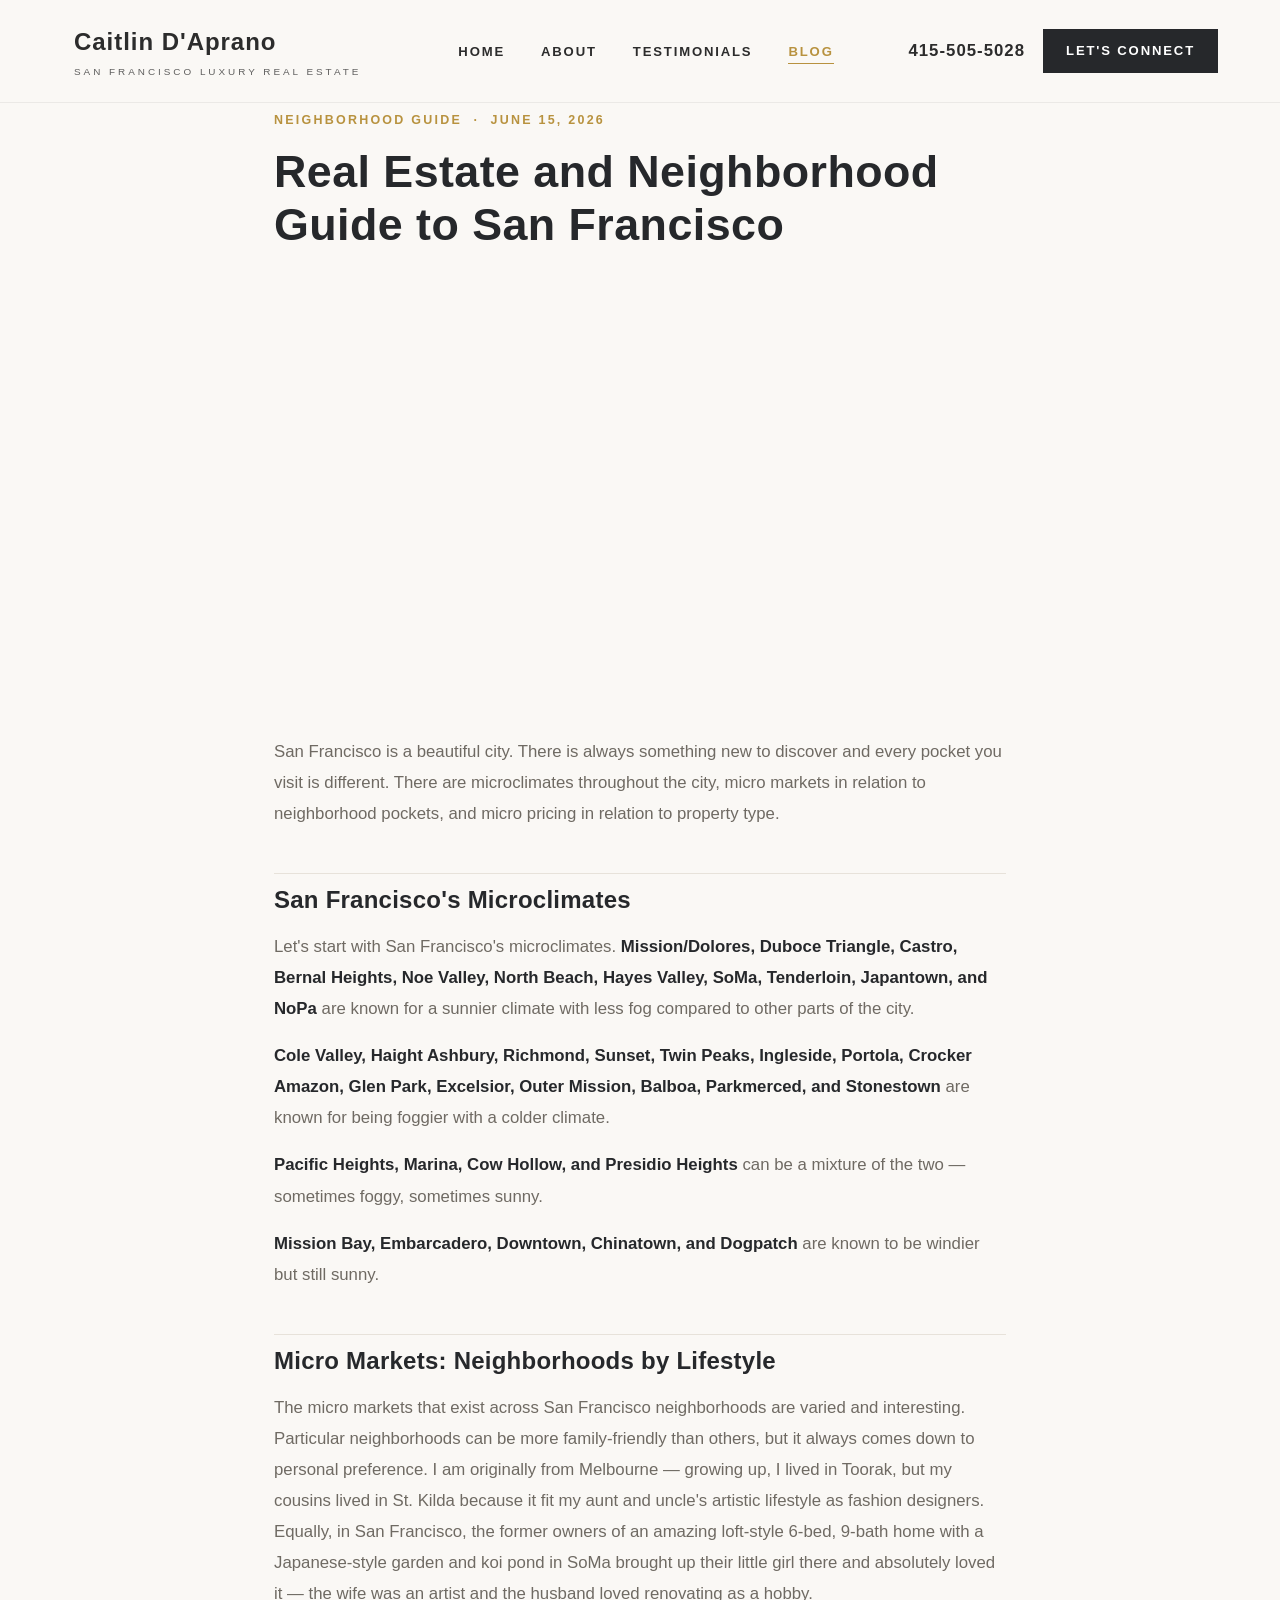
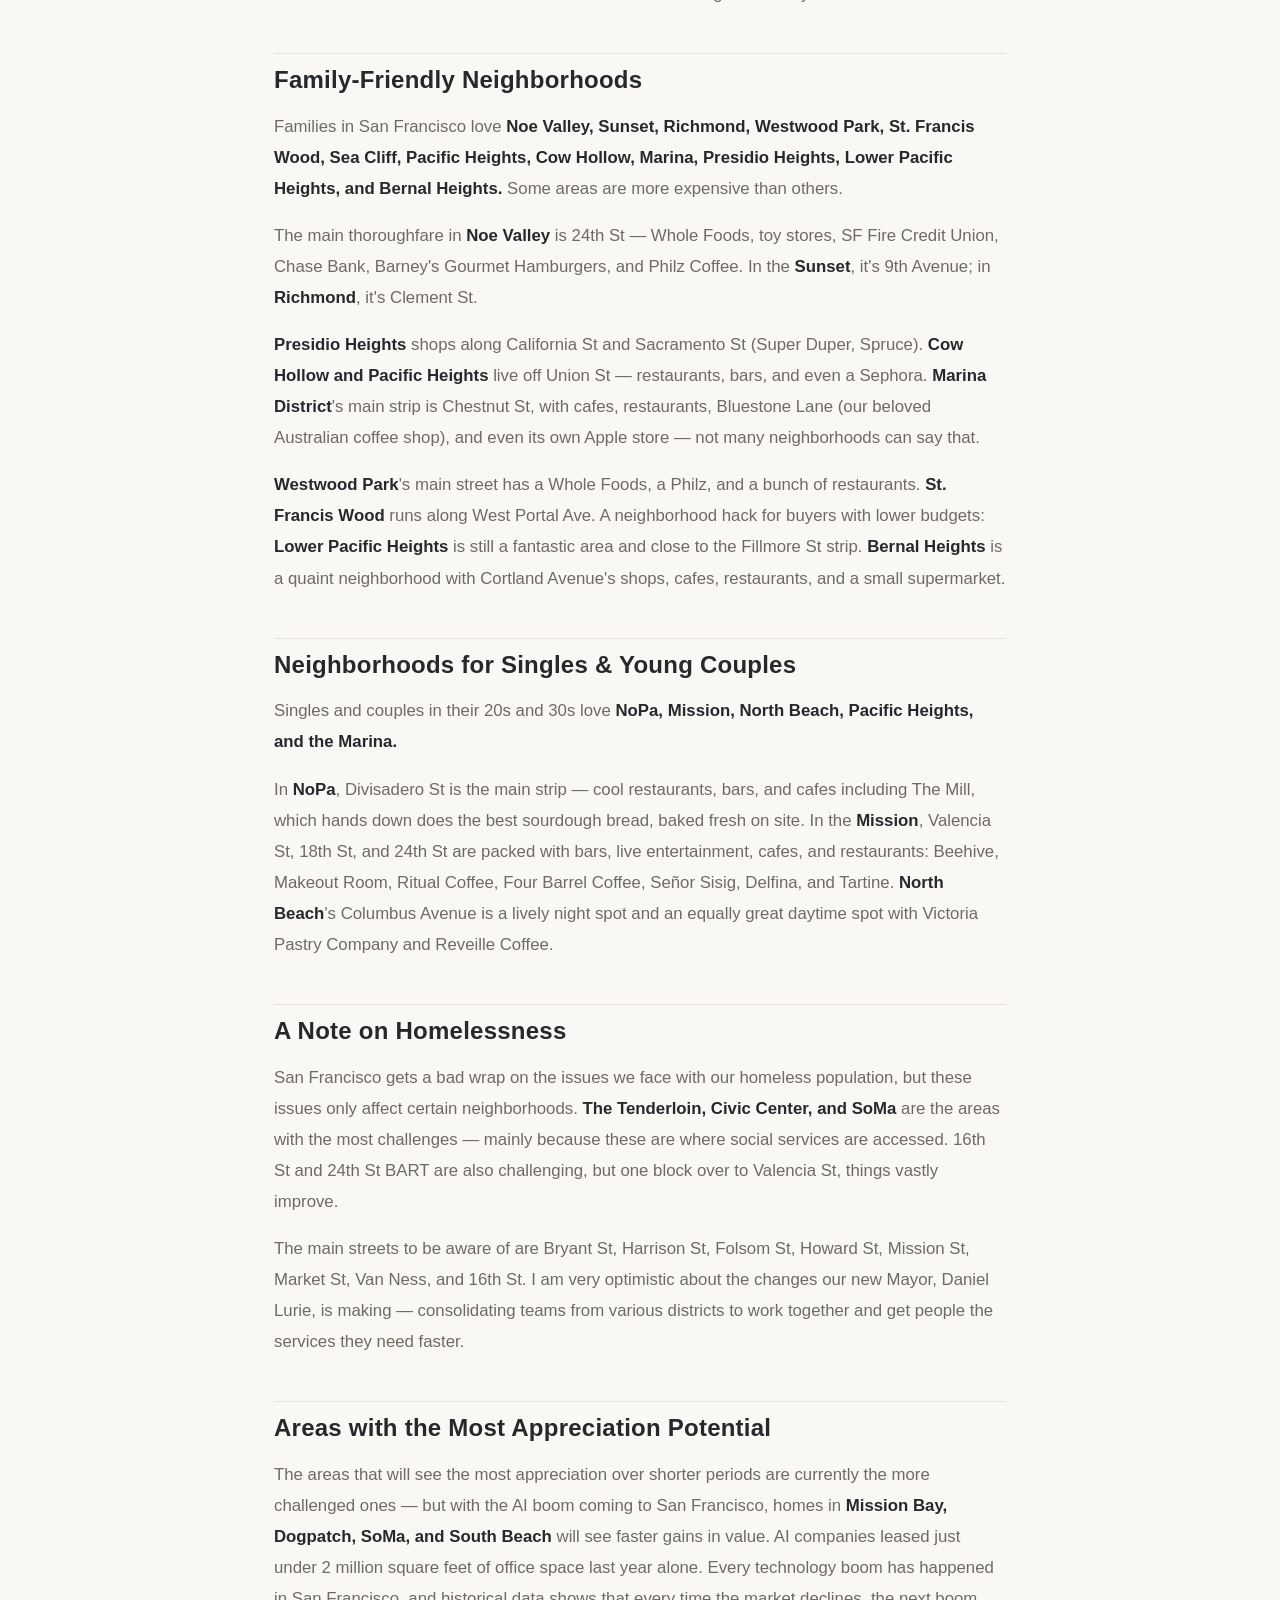
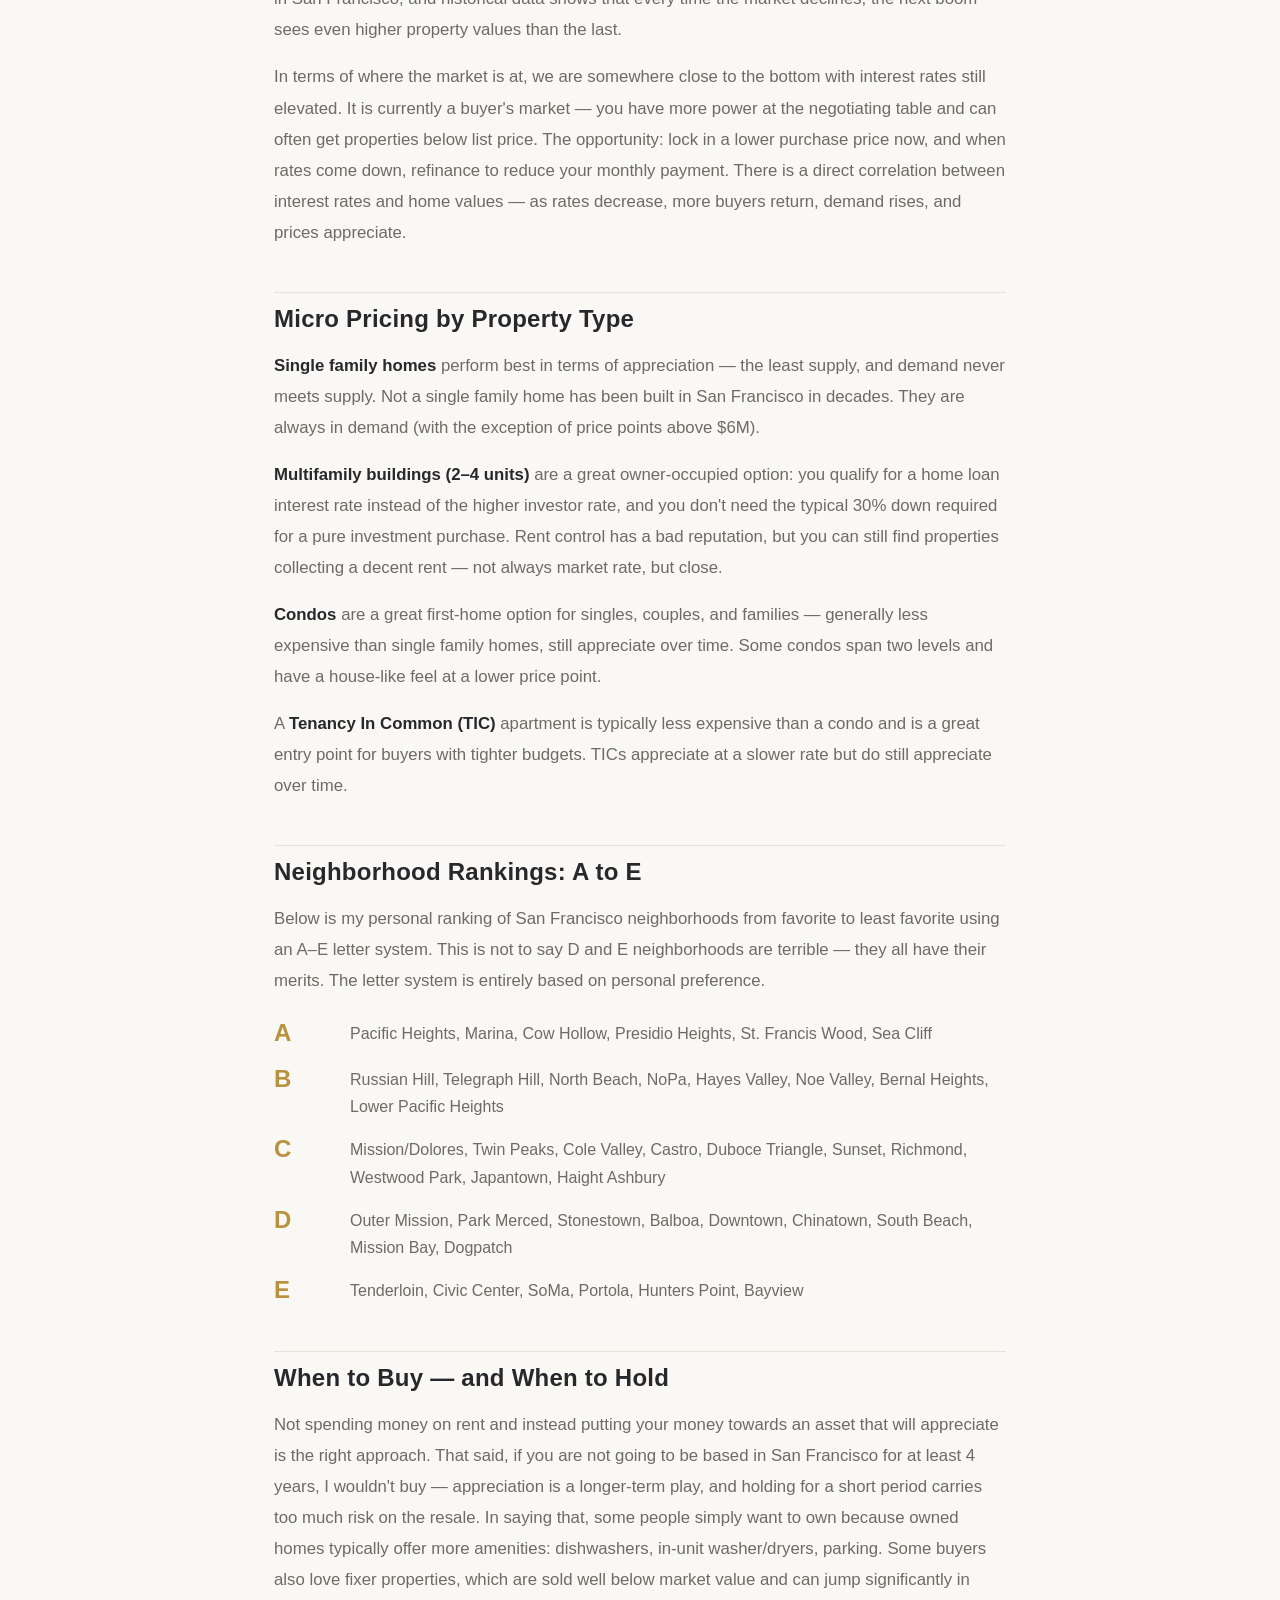
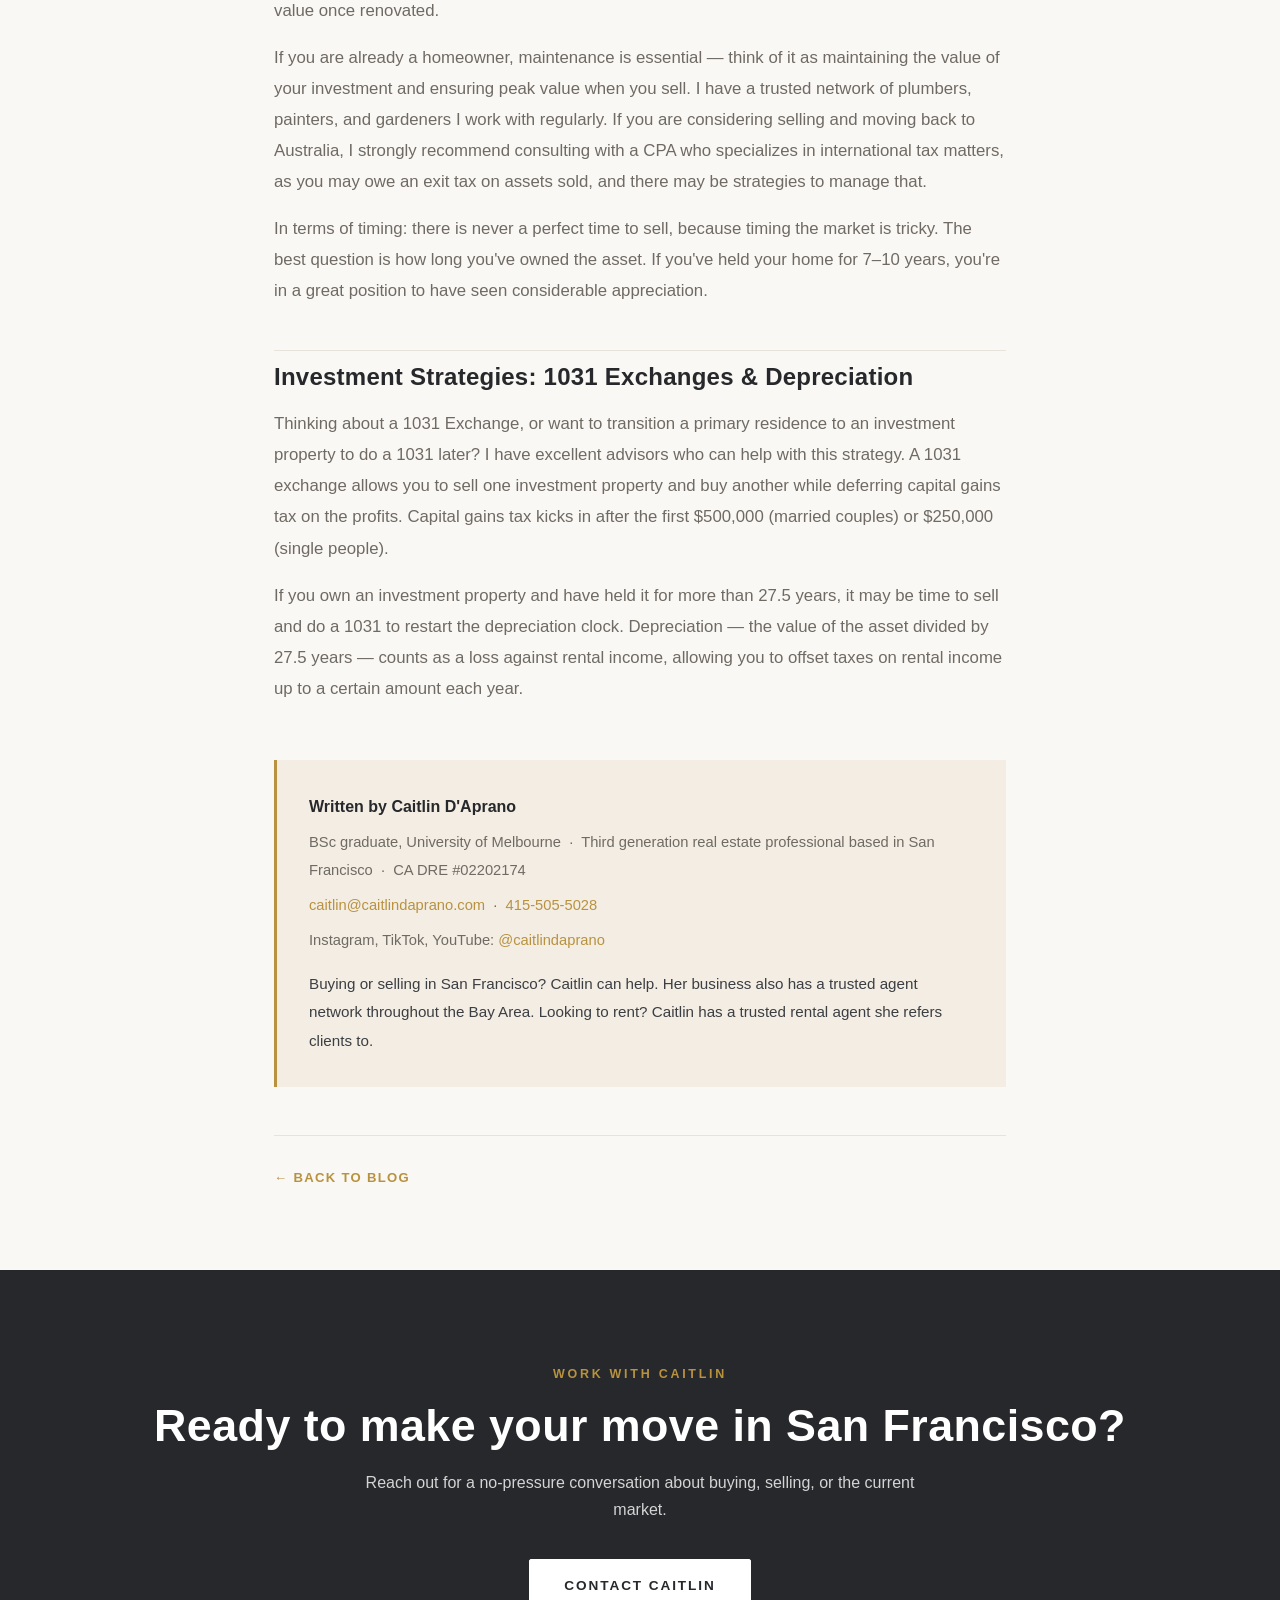
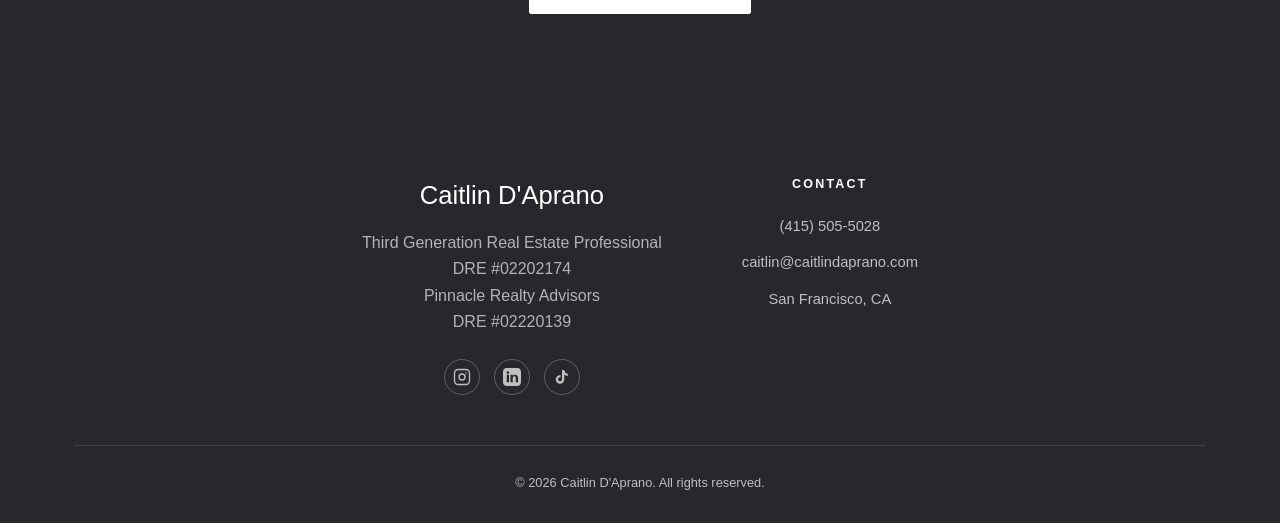
<file: blog/sf-real-estate-neighborhood-guide.html>
<!DOCTYPE html>
<html lang="en">
<head>
  <meta charset="UTF-8" />
  <meta name="viewport" content="width=device-width, initial-scale=1.0" />
  <title>SF Neighborhood Guide | Caitlin D'Aprano</title>
  <meta name="description" content="A complete guide to San Francisco neighborhoods, microclimates, property types and investment strategies — by luxury real estate agent Caitlin D'Aprano." />
  <link rel="icon" type="image/x-icon" href="../favicon.ico" />
  <link rel="icon" type="image/png" sizes="32x32" href="../favicon-32x32.png" />
  <link rel="icon" type="image/png" sizes="16x16" href="../favicon-16x16.png" />
  <link rel="apple-touch-icon" sizes="512x512" href="../apple-touch-icon.png" />
  <link rel="canonical" href="https://www.caitlindaprano.com/blog/sf-real-estate-neighborhood-guide" />
  <link rel="stylesheet" href="../css/style.css" />
  <style>
    .post-body h2 {
      color: var(--color-charcoal);
      font-size: 1.5rem;
      margin: 44px 0 16px;
      padding-top: 12px;
      border-top: 1px solid var(--color-fog);
    }
    .post-body p {
      margin-top: 16px;
      color: var(--color-muted);
      font-size: 1.05rem;
      line-height: 1.85;
    }
    .post-body ul {
      margin: 16px 0 0 24px;
      display: flex;
      flex-direction: column;
      gap: 8px;
      color: var(--color-muted);
      font-size: 1.05rem;
      line-height: 1.75;
    }
    .grade-grid {
      display: grid;
      grid-template-columns: 56px 1fr;
      gap: 12px 20px;
      margin-top: 20px;
      align-items: start;
    }
    .grade-label {
      font-family: var(--font-display);
      font-size: 1.5rem;
      font-weight: 700;
      color: var(--color-gold);
      line-height: 1.4;
    }
    .grade-neighborhoods {
      font-size: 1rem;
      color: var(--color-muted);
      line-height: 1.7;
      padding-top: 4px;
    }
    @media (max-width: 480px) {
      .grade-grid { grid-template-columns: 40px 1fr; gap: 10px 14px; }
      .grade-label { font-size: 1.2rem; }
    }
  </style>
  <script type="application/ld+json">
{
  "@context": "https://schema.org",
  "@type": "BlogPosting",
  "headline": "Real Estate and Neighborhood Guide to San Francisco",
  "description": "A comprehensive guide to San Francisco's microclimates, neighborhood micro markets, property types, and investment strategies.",
  "datePublished": "2026-06-15",
  "dateModified": "2026-06-15",
  "url": "https://www.caitlindaprano.com/blog/sf-real-estate-neighborhood-guide",
  "author": {
    "@type": "Person",
    "name": "Caitlin D'Aprano",
    "url": "https://www.caitlindaprano.com/about"
  },
  "publisher": {
    "@type": "Person",
    "name": "Caitlin D'Aprano",
    "url": "https://www.caitlindaprano.com"
  },
  "mainEntityOfPage": {
    "@type": "WebPage",
    "@id": "https://www.caitlindaprano.com/blog/sf-real-estate-neighborhood-guide"
  },
  "keywords": "San Francisco real estate, luxury real estate San Francisco, $3M homes San Francisco, $6M homes San Francisco, neighborhood guide, microclimates, property types, SF neighborhoods, buying a home in San Francisco, Pacific Heights real estate, Marina real estate"
}
</script>
</head>
<body>

  <!-- Header -->
  <header class="site-header solid">
    <nav class="nav">
      <a href="/" class="logo">Caitlin D'Aprano<small>San Francisco Luxury Real Estate</small></a>
      <ul class="nav-links">
        <li><a href="/">Home</a></li>
        <li><a href="../about.html">About</a></li>
        <li><a href="../testimonials.html">Testimonials</a></li>
        <li><a href="index.html" class="active">Blog</a></li>
      </ul>
      <div class="nav-cta">
        <a href="tel:+14155055028" class="nav-phone">415-505-5028</a>
        <a href="../contact.html" class="nav-cta-btn">LET'S CONNECT</a>
        <button class="nav-toggle" aria-label="Toggle navigation">
          <span></span><span></span><span></span>
        </button>
      </div>
    </nav>
  </header>

  <!-- Post -->
  <article style="padding-top: 110px; padding-bottom: 80px;">
    <div class="container" style="max-width: 780px;">

      <p style="font-size:0.78rem; letter-spacing:0.18em; text-transform:uppercase; color:var(--color-gold); font-weight:600; margin-bottom:14px;">
        Neighborhood Guide &nbsp;·&nbsp; June 15, 2026
      </p>
      <h1 style="font-size: clamp(2rem, 4vw, 2.8rem); line-height:1.2;">Real Estate and Neighborhood Guide to San Francisco</h1>

      <div style="height: 420px; background: url('https://images.unsplash.com/photo-1527905876394-1e5115891cba?auto=format&fit=crop&w=1600&q=80') center/cover; margin: 32px 0; border-radius: 2px;"></div>

      <div class="post-body">

        <p>San Francisco is a beautiful city. There is always something new to discover and every pocket you visit is different. There are microclimates throughout the city, micro markets in relation to neighborhood pockets, and micro pricing in relation to property type.</p>

        <h2>San Francisco's Microclimates</h2>
        <p>Let's start with San Francisco's microclimates. <strong style="color:var(--color-charcoal);">Mission/Dolores, Duboce Triangle, Castro, Bernal Heights, Noe Valley, North Beach, Hayes Valley, SoMa, Tenderloin, Japantown, and NoPa</strong> are known for a sunnier climate with less fog compared to other parts of the city.</p>
        <p><strong style="color:var(--color-charcoal);">Cole Valley, Haight Ashbury, Richmond, Sunset, Twin Peaks, Ingleside, Portola, Crocker Amazon, Glen Park, Excelsior, Outer Mission, Balboa, Parkmerced, and Stonestown</strong> are known for being foggier with a colder climate.</p>
        <p><strong style="color:var(--color-charcoal);">Pacific Heights, Marina, Cow Hollow, and Presidio Heights</strong> can be a mixture of the two — sometimes foggy, sometimes sunny.</p>
        <p><strong style="color:var(--color-charcoal);">Mission Bay, Embarcadero, Downtown, Chinatown, and Dogpatch</strong> are known to be windier but still sunny.</p>

        <h2>Micro Markets: Neighborhoods by Lifestyle</h2>
        <p>The micro markets that exist across San Francisco neighborhoods are varied and interesting. Particular neighborhoods can be more family-friendly than others, but it always comes down to personal preference. I am originally from Melbourne — growing up, I lived in Toorak, but my cousins lived in St. Kilda because it fit my aunt and uncle's artistic lifestyle as fashion designers. Equally, in San Francisco, the former owners of an amazing loft-style 6-bed, 9-bath home with a Japanese-style garden and koi pond in SoMa brought up their little girl there and absolutely loved it — the wife was an artist and the husband loved renovating as a hobby.</p>

        <h2>Family-Friendly Neighborhoods</h2>
        <p>Families in San Francisco love <strong style="color:var(--color-charcoal);">Noe Valley, Sunset, Richmond, Westwood Park, St. Francis Wood, Sea Cliff, Pacific Heights, Cow Hollow, Marina, Presidio Heights, Lower Pacific Heights, and Bernal Heights.</strong> Some areas are more expensive than others.</p>
        <p>The main thoroughfare in <strong style="color:var(--color-charcoal);">Noe Valley</strong> is 24th St — Whole Foods, toy stores, SF Fire Credit Union, Chase Bank, Barney's Gourmet Hamburgers, and Philz Coffee. In the <strong style="color:var(--color-charcoal);">Sunset</strong>, it's 9th Avenue; in <strong style="color:var(--color-charcoal);">Richmond</strong>, it's Clement St.</p>
        <p><strong style="color:var(--color-charcoal);">Presidio Heights</strong> shops along California St and Sacramento St (Super Duper, Spruce). <strong style="color:var(--color-charcoal);">Cow Hollow and Pacific Heights</strong> live off Union St — restaurants, bars, and even a Sephora. <strong style="color:var(--color-charcoal);">Marina District</strong>'s main strip is Chestnut St, with cafes, restaurants, Bluestone Lane (our beloved Australian coffee shop), and even its own Apple store — not many neighborhoods can say that.</p>
        <p><strong style="color:var(--color-charcoal);">Westwood Park</strong>'s main street has a Whole Foods, a Philz, and a bunch of restaurants. <strong style="color:var(--color-charcoal);">St. Francis Wood</strong> runs along West Portal Ave. A neighborhood hack for buyers with lower budgets: <strong style="color:var(--color-charcoal);">Lower Pacific Heights</strong> is still a fantastic area and close to the Fillmore St strip. <strong style="color:var(--color-charcoal);">Bernal Heights</strong> is a quaint neighborhood with Cortland Avenue's shops, cafes, restaurants, and a small supermarket.</p>

        <h2>Neighborhoods for Singles &amp; Young Couples</h2>
        <p>Singles and couples in their 20s and 30s love <strong style="color:var(--color-charcoal);">NoPa, Mission, North Beach, Pacific Heights, and the Marina.</strong></p>
        <p>In <strong style="color:var(--color-charcoal);">NoPa</strong>, Divisadero St is the main strip — cool restaurants, bars, and cafes including The Mill, which hands down does the best sourdough bread, baked fresh on site. In the <strong style="color:var(--color-charcoal);">Mission</strong>, Valencia St, 18th St, and 24th St are packed with bars, live entertainment, cafes, and restaurants: Beehive, Makeout Room, Ritual Coffee, Four Barrel Coffee, Señor Sisig, Delfina, and Tartine. <strong style="color:var(--color-charcoal);">North Beach</strong>'s Columbus Avenue is a lively night spot and an equally great daytime spot with Victoria Pastry Company and Reveille Coffee.</p>

        <h2>A Note on Homelessness</h2>
        <p>San Francisco gets a bad wrap on the issues we face with our homeless population, but these issues only affect certain neighborhoods. <strong style="color:var(--color-charcoal);">The Tenderloin, Civic Center, and SoMa</strong> are the areas with the most challenges — mainly because these are where social services are accessed. 16th St and 24th St BART are also challenging, but one block over to Valencia St, things vastly improve.</p>
        <p>The main streets to be aware of are Bryant St, Harrison St, Folsom St, Howard St, Mission St, Market St, Van Ness, and 16th St. I am very optimistic about the changes our new Mayor, Daniel Lurie, is making — consolidating teams from various districts to work together and get people the services they need faster.</p>

        <h2>Areas with the Most Appreciation Potential</h2>
        <p>The areas that will see the most appreciation over shorter periods are currently the more challenged ones — but with the AI boom coming to San Francisco, homes in <strong style="color:var(--color-charcoal);">Mission Bay, Dogpatch, SoMa, and South Beach</strong> will see faster gains in value. AI companies leased just under 2 million square feet of office space last year alone. Every technology boom has happened in San Francisco, and historical data shows that every time the market declines, the next boom sees even higher property values than the last.</p>
        <p>In terms of where the market is at, we are somewhere close to the bottom with interest rates still elevated. It is currently a buyer's market — you have more power at the negotiating table and can often get properties below list price. The opportunity: lock in a lower purchase price now, and when rates come down, refinance to reduce your monthly payment. There is a direct correlation between interest rates and home values — as rates decrease, more buyers return, demand rises, and prices appreciate.</p>

        <h2>Micro Pricing by Property Type</h2>
        <p><strong style="color:var(--color-charcoal);">Single family homes</strong> perform best in terms of appreciation — the least supply, and demand never meets supply. Not a single family home has been built in San Francisco in decades. They are always in demand (with the exception of price points above $6M).</p>
        <p><strong style="color:var(--color-charcoal);">Multifamily buildings (2–4 units)</strong> are a great owner-occupied option: you qualify for a home loan interest rate instead of the higher investor rate, and you don't need the typical 30% down required for a pure investment purchase. Rent control has a bad reputation, but you can still find properties collecting a decent rent — not always market rate, but close.</p>
        <p><strong style="color:var(--color-charcoal);">Condos</strong> are a great first-home option for singles, couples, and families — generally less expensive than single family homes, still appreciate over time. Some condos span two levels and have a house-like feel at a lower price point.</p>
        <p>A <strong style="color:var(--color-charcoal);">Tenancy In Common (TIC)</strong> apartment is typically less expensive than a condo and is a great entry point for buyers with tighter budgets. TICs appreciate at a slower rate but do still appreciate over time.</p>

        <h2>Neighborhood Rankings: A to E</h2>
        <p>Below is my personal ranking of San Francisco neighborhoods from favorite to least favorite using an A–E letter system. This is not to say D and E neighborhoods are terrible — they all have their merits. The letter system is entirely based on personal preference.</p>

        <div class="grade-grid">
          <div class="grade-label">A</div>
          <div class="grade-neighborhoods">Pacific Heights, Marina, Cow Hollow, Presidio Heights, St. Francis Wood, Sea Cliff</div>
          <div class="grade-label">B</div>
          <div class="grade-neighborhoods">Russian Hill, Telegraph Hill, North Beach, NoPa, Hayes Valley, Noe Valley, Bernal Heights, Lower Pacific Heights</div>
          <div class="grade-label">C</div>
          <div class="grade-neighborhoods">Mission/Dolores, Twin Peaks, Cole Valley, Castro, Duboce Triangle, Sunset, Richmond, Westwood Park, Japantown, Haight Ashbury</div>
          <div class="grade-label">D</div>
          <div class="grade-neighborhoods">Outer Mission, Park Merced, Stonestown, Balboa, Downtown, Chinatown, South Beach, Mission Bay, Dogpatch</div>
          <div class="grade-label">E</div>
          <div class="grade-neighborhoods">Tenderloin, Civic Center, SoMa, Portola, Hunters Point, Bayview</div>
        </div>

        <h2>When to Buy — and When to Hold</h2>
        <p>Not spending money on rent and instead putting your money towards an asset that will appreciate is the right approach. That said, if you are not going to be based in San Francisco for at least 4 years, I wouldn't buy — appreciation is a longer-term play, and holding for a short period carries too much risk on the resale. In saying that, some people simply want to own because owned homes typically offer more amenities: dishwashers, in-unit washer/dryers, parking. Some buyers also love fixer properties, which are sold well below market value and can jump significantly in value once renovated.</p>
        <p>If you are already a homeowner, maintenance is essential — think of it as maintaining the value of your investment and ensuring peak value when you sell. I have a trusted network of plumbers, painters, and gardeners I work with regularly. If you are considering selling and moving back to Australia, I strongly recommend consulting with a CPA who specializes in international tax matters, as you may owe an exit tax on assets sold, and there may be strategies to manage that.</p>
        <p>In terms of timing: there is never a perfect time to sell, because timing the market is tricky. The best question is how long you've owned the asset. If you've held your home for 7–10 years, you're in a great position to have seen considerable appreciation.</p>

        <h2>Investment Strategies: 1031 Exchanges &amp; Depreciation</h2>
        <p>Thinking about a 1031 Exchange, or want to transition a primary residence to an investment property to do a 1031 later? I have excellent advisors who can help with this strategy. A 1031 exchange allows you to sell one investment property and buy another while deferring capital gains tax on the profits. Capital gains tax kicks in after the first $500,000 (married couples) or $250,000 (single people).</p>
        <p>If you own an investment property and have held it for more than 27.5 years, it may be time to sell and do a 1031 to restart the depreciation clock. Depreciation — the value of the asset divided by 27.5 years — counts as a loss against rental income, allowing you to offset taxes on rental income up to a certain amount each year.</p>

        <!-- Author bio -->
        <div style="margin-top:56px; padding:32px; background:var(--color-cream); border-left:3px solid var(--color-gold);">
          <p style="margin-top:0; color:var(--color-charcoal); font-weight:600; font-size:1rem;">Written by Caitlin D'Aprano</p>
          <p style="margin-top:8px; font-size:0.92rem;">BSc graduate, University of Melbourne &nbsp;·&nbsp; Third generation real estate professional based in San Francisco &nbsp;·&nbsp; CA DRE #02202174</p>
          <p style="margin-top:8px; font-size:0.92rem;"><a href="mailto:caitlin@caitlindaprano.com" style="color:var(--color-gold);">caitlin@caitlindaprano.com</a> &nbsp;·&nbsp; <a href="tel:+14155055028" style="color:var(--color-gold);">415-505-5028</a></p>
          <p style="margin-top:8px; font-size:0.92rem;">Instagram, TikTok, YouTube: <a href="https://www.instagram.com/caitlindaprano/" target="_blank" rel="noopener" style="color:var(--color-gold);">@caitlindaprano</a></p>
          <p style="margin-top:16px; font-size:0.95rem; color:var(--color-charcoal-soft);">Buying or selling in San Francisco? Caitlin can help. Her business also has a trusted agent network throughout the Bay Area. Looking to rent? Caitlin has a trusted rental agent she refers clients to.</p>
        </div>

      </div>

      <!-- Back link -->
      <div style="margin-top:48px; padding-top:28px; border-top:1px solid var(--color-fog);">
        <a href="index.html" style="font-size:0.82rem; letter-spacing:0.1em; text-transform:uppercase; font-weight:600; color:var(--color-gold);">← Back to Blog</a>
      </div>

    </div>
  </article>

  <!-- CTA -->
  <section class="cta-band">
    <div class="container">
      <span class="eyebrow">Work With Caitlin</span>
      <h2>Ready to make your move in San Francisco?</h2>
      <p>Reach out for a no-pressure conversation about buying, selling, or the current market.</p>
      <a href="../contact.html" class="btn btn-light">Contact Caitlin</a>
    </div>
  </section>

  <!-- Footer -->
  <footer class="site-footer">
    <div class="container">
      <div class="footer-grid">
        <div>
          <div class="footer-logo">Caitlin D'Aprano</div>
          <p style="max-width: 320px; color: rgba(255,255,255,0.65);">Third Generation Real Estate Professional</p>
          <p style="max-width: 320px; color: rgba(255,255,255,0.65);">DRE #02202174</p>
          <p style="max-width: 320px; color: rgba(255,255,255,0.65);">Pinnacle Realty Advisors</p>
          <p style="max-width: 320px; color: rgba(255,255,255,0.65);"><a href="https://www2.dre.ca.gov/publicasp/pplinfo.asp?License_id=02220139" target="_blank" rel="noopener" style="color: rgba(255,255,255,0.65);">DRE #02220139</a></p>
          <div class="social-links" style="margin-top:24px;">
            <a href="https://www.instagram.com/caitlindaprano/" aria-label="Instagram" target="_blank" rel="noopener"><svg viewBox="0 0 24 24" width="18" height="18" fill="none" stroke="currentColor" stroke-width="1.8"><rect x="2" y="2" width="20" height="20" rx="5"/><circle cx="12" cy="12" r="4"/><circle cx="17.5" cy="6.5" r="1" fill="currentColor" stroke="none"/></svg></a>
            <a href="https://www.linkedin.com/in/caitlindaprano/" aria-label="LinkedIn" target="_blank" rel="noopener"><svg viewBox="0 0 24 24" width="18" height="18" fill="currentColor"><path d="M19 0H5C2.24 0 0 2.24 0 5v14c0 2.76 2.24 5 5 5h14c2.76 0 5-2.24 5-5V5c0-2.76-2.24-5-5-5zM8 19H5V9h3v10zM6.5 7.7C5.5 7.7 4.75 6.9 4.75 5.95S5.5 4.2 6.5 4.2s1.75.8 1.75 1.75S7.5 7.7 6.5 7.7zM20 19h-3v-5.6c0-3.37-4-3.11-4 0V19h-3V9h3v1.77c1.4-2.6 7-2.78 7 2.48V19z"/></svg></a>
            <a href="https://www.tiktok.com/@caitlindaprano" aria-label="TikTok" target="_blank" rel="noopener"><svg viewBox="0 0 24 24" width="18" height="18" fill="currentColor"><path d="M16.6 5.82c-.9-.8-1.46-1.92-1.56-3.16h-3.09v12.4c0 1.43-1.16 2.6-2.6 2.6-1.43 0-2.6-1.17-2.6-2.6 0-1.72 1.66-3.01 3.37-2.48V9.66c-3.45-.46-6.47 2.22-6.47 5.64 0 3.33 2.76 5.7 5.69 5.7 3.14 0 5.69-2.55 5.69-5.7V9.01c1.34.97 2.97 1.5 4.69 1.5V7.46c-1.06 0-2.07-.34-2.92-.95-.4-.27-.79-.6-1.2-.69z"/></svg></a>
          </div>
        </div>
        <div>
          <h4>Contact</h4>
          <ul>
            <li>(415) 505-5028</li>
            <li>caitlin@caitlindaprano.com</li>
            <li>San Francisco, CA</li>
          </ul>
        </div>
      </div>
      <div class="footer-bottom">
        <div>© <span class="current-year"></span> Caitlin D'Aprano. All rights reserved.</div>
      </div>
    </div>
  </footer>

  <script src="../js/script.js"></script>
</body>
</html>
</file>
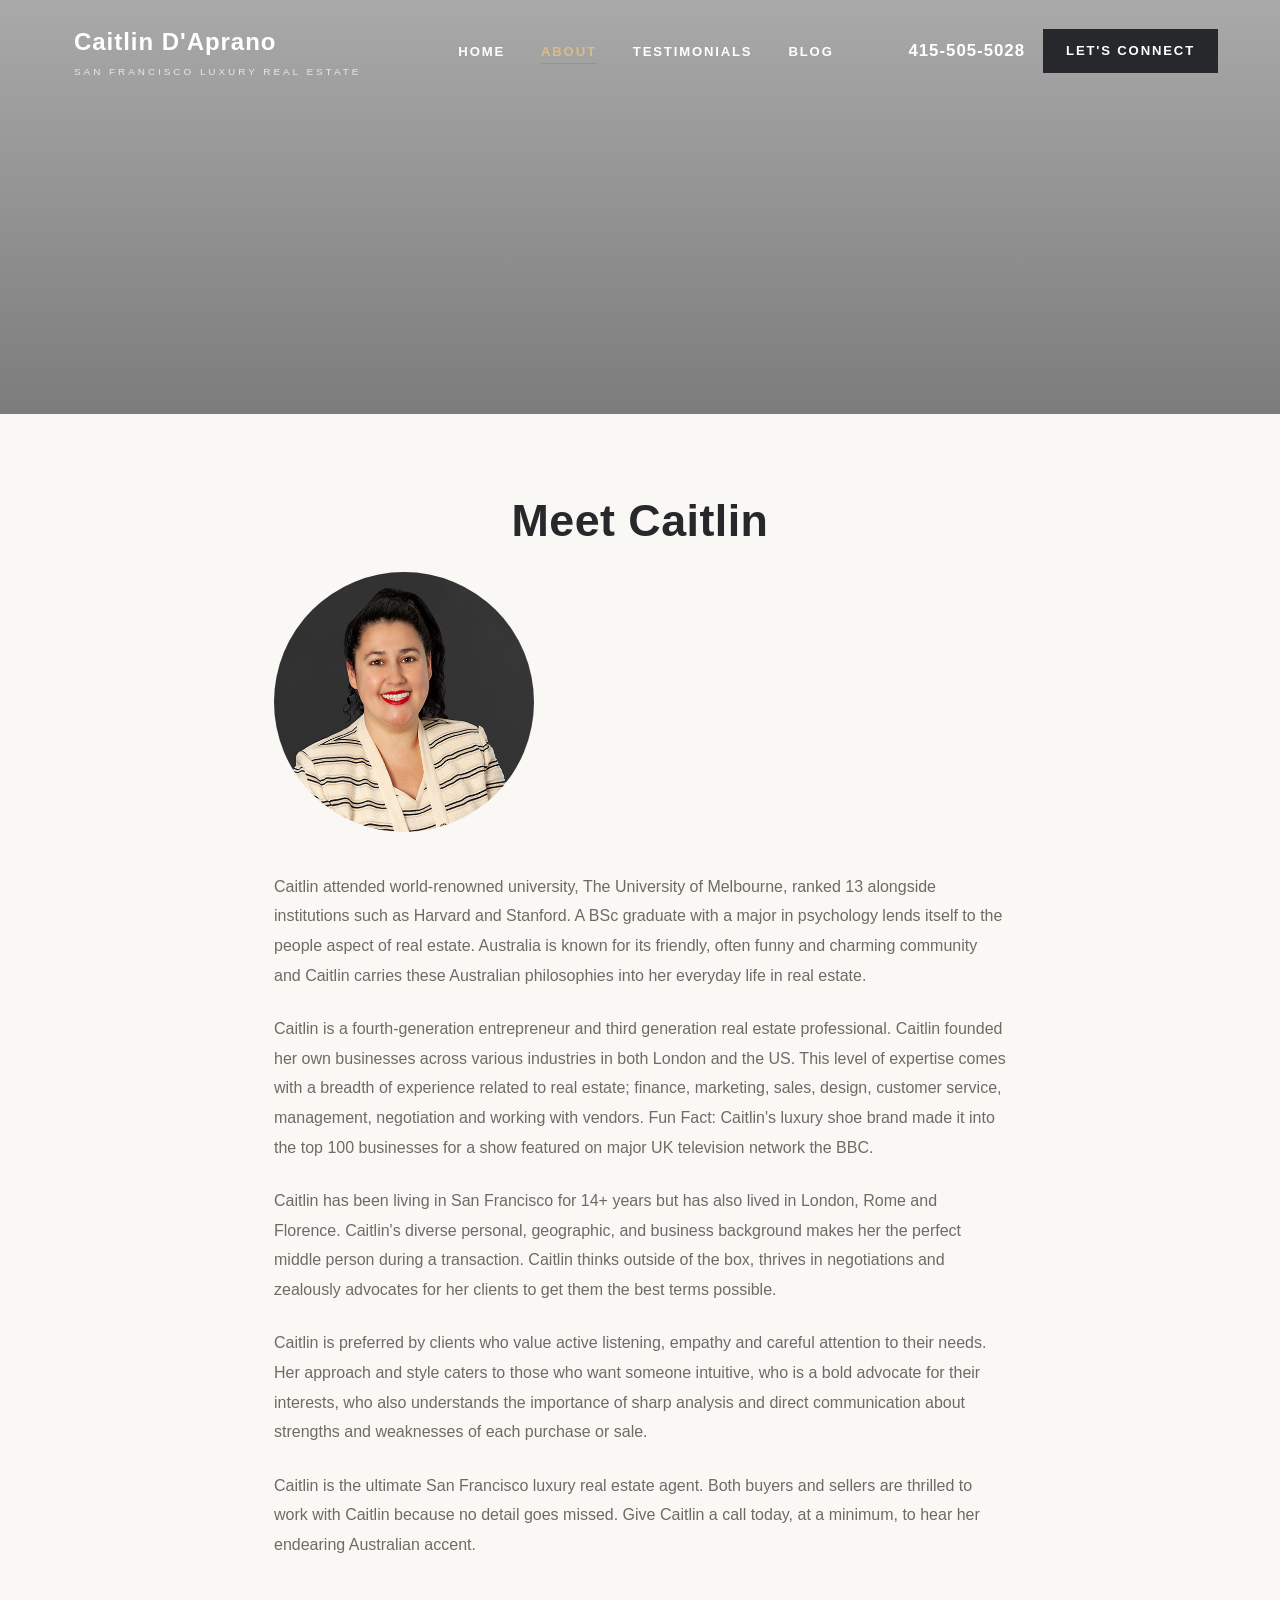
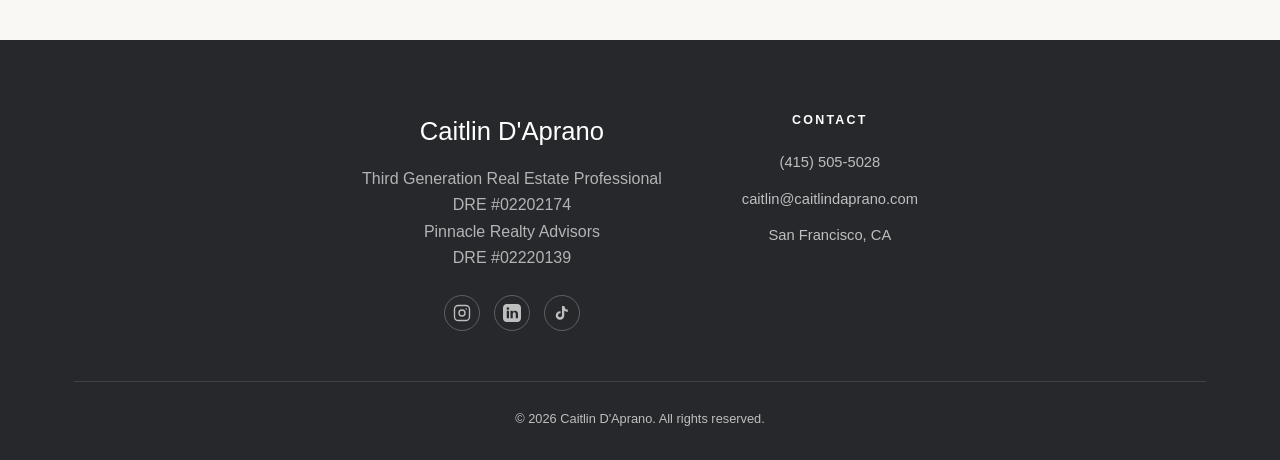
<file: Website/about.html>
<!DOCTYPE html>
<html lang="en">
<head>
  <meta charset="UTF-8" />
  <meta name="viewport" content="width=device-width, initial-scale=1.0" />
  <title>About Caitlin D'Aprano | San Francisco Real Estate Agent</title>
  <meta name="description" content="Caitlin D'Aprano, San Francisco luxury real estate agent specializing in properties $3M–$5M+ in Pacific Heights, Marina, Cow Hollow and all SF neighborhoods." />
  <link rel="icon" type="image/x-icon" href="favicon.ico" />
  <link rel="icon" type="image/png" sizes="32x32" href="favicon-32x32.png" />
  <link rel="icon" type="image/png" sizes="16x16" href="favicon-16x16.png" />
  <link rel="apple-touch-icon" sizes="512x512" href="apple-touch-icon.png" />
  <link rel="canonical" href="https://www.caitlindaprano.com/about" />
  <link rel="stylesheet" href="css/style.css" />
  <script type="application/ld+json">
{
  "@context": "https://schema.org",
  "@type": "Person",
  "name": "Caitlin D'Aprano",
  "jobTitle": "Real Estate Agent",
  "description": "Third generation San Francisco luxury real estate agent. BSc graduate, University of Melbourne. Specialising in $3M–$5M+ luxury properties, buyers, sellers, relocation and investment properties across San Francisco.",
  "priceRange": "$3,000,000 - $5,000,000+",
  "telephone": "+14155055028",
  "email": "caitlin@caitlindaprano.com",
  "url": "https://www.caitlindaprano.com/about",
  "image": "https://www.caitlindaprano.com/images/caitlin-portrait-web.jpg",
  "alumniOf": {
    "@type": "EducationalOrganization",
    "name": "University of Melbourne"
  },
  "worksFor": {
    "@type": "Organization",
    "name": "Pinnacle Realty Advisors"
  },
  "sameAs": [
    "https://www.instagram.com/caitlindaprano/",
    "https://www.linkedin.com/in/caitlindaprano/",
    "https://www.tiktok.com/@caitlindaprano",
    "https://share.google/VSUgYbl4f97KKXmap"
  ]
}
</script>
</head>
<body>

  <!-- Header -->
  <header class="site-header light-text">
    <nav class="nav">
      <a href="/" class="logo">Caitlin D'Aprano<small>San Francisco Luxury Real Estate</small></a>
      <ul class="nav-links">
        <li><a href="/">Home</a></li>
        <li><a href="about.html" class="active">About</a></li>
        <li><a href="testimonials.html">Testimonials</a></li>
        <li><a href="blog/index.html">Blog</a></li>
      </ul>
      <div class="nav-cta">
        <a href="tel:+14155055028" class="nav-phone">415-505-5028</a>
        <a href="contact.html" class="nav-cta-btn">LET'S CONNECT</a>
        <button class="nav-toggle" aria-label="Toggle navigation">
          <span></span><span></span><span></span>
        </button>
      </div>
    </nav>
  </header>

  <!-- Page hero -->
  <section class="hero page-hero" style="background-image: url('https://images.unsplash.com/photo-1759994984308-da575aa5f009?auto=format&fit=crop&w=1920&q=80');">
    <div class="hero-content">
    </div>
  </section>


  <!-- Bio Section -->
  <section style="padding: 80px 0;">
    <div class="container" style="max-width: 780px;">
      <h2 style="text-align:center; margin-bottom:24px;">Meet Caitlin</h2>
      <div style="text-align:center; margin-bottom:40px;">
        <img src="images/caitlin-portrait-web.jpg" alt="Caitlin D'Aprano" style="width:260px; height:260px; border-radius:50%; object-fit:cover;" />
      </div>
      <p style="color:var(--color-muted); line-height:1.85; margin-bottom:24px;">Caitlin attended world-renowned university, The University of Melbourne, ranked 13 alongside institutions such as Harvard and Stanford. A BSc graduate with a major in psychology lends itself to the people aspect of real estate. Australia is known for its friendly, often funny and charming community and Caitlin carries these Australian philosophies into her everyday life in real estate.</p>
      <p style="color:var(--color-muted); line-height:1.85; margin-bottom:24px;">Caitlin is a fourth-generation entrepreneur and third generation real estate professional. Caitlin founded her own businesses across various industries in both London and the US. This level of expertise comes with a breadth of experience related to real estate; finance, marketing, sales, design, customer service, management, negotiation and working with vendors. Fun Fact: Caitlin's luxury shoe brand made it into the top 100 businesses for a show featured on major UK television network the BBC.</p>
      <p style="color:var(--color-muted); line-height:1.85; margin-bottom:24px;">Caitlin has been living in San Francisco for 14+ years but has also lived in London, Rome and Florence. Caitlin's diverse personal, geographic, and business background makes her the perfect middle person during a transaction. Caitlin thinks outside of the box, thrives in negotiations and zealously advocates for her clients to get them the best terms possible.</p>
      <p style="color:var(--color-muted); line-height:1.85; margin-bottom:24px;">Caitlin is preferred by clients who value active listening, empathy and careful attention to their needs. Her approach and style caters to those who want someone intuitive, who is a bold advocate for their interests, who also understands the importance of sharp analysis and direct communication about strengths and weaknesses of each purchase or sale.</p>
      <p style="color:var(--color-muted); line-height:1.85;">Caitlin is the ultimate San Francisco luxury real estate agent. Both buyers and sellers are thrilled to work with Caitlin because no detail goes missed. Give Caitlin a call today, at a minimum, to hear her endearing Australian accent.</p>
    </div>
  </section>

  <!-- Footer -->
  <footer class="site-footer">
    <div class="container">
      <div class="footer-grid">
        <div>
          <div class="footer-logo">Caitlin D'Aprano</div>
          <p style="max-width: 320px; color: rgba(255,255,255,0.65);">Third Generation Real Estate Professional</p>
          <p style="max-width: 320px; color: rgba(255,255,255,0.65);">DRE #02202174</p>
          <p style="max-width: 320px; color: rgba(255,255,255,0.65);">Pinnacle Realty Advisors</p>
          <p style="max-width: 320px; color: rgba(255,255,255,0.65);"><a href="https://www2.dre.ca.gov/publicasp/pplinfo.asp?License_id=02220139" target="_blank" rel="noopener" style="color: rgba(255,255,255,0.65);">DRE #02220139</a></p>
          <div class="social-links" style="margin-top:24px;">
            <a href="https://www.instagram.com/caitlindaprano/" aria-label="Instagram" target="_blank" rel="noopener"><svg viewBox="0 0 24 24" width="18" height="18" fill="none" stroke="currentColor" stroke-width="1.8"><rect x="2" y="2" width="20" height="20" rx="5"/><circle cx="12" cy="12" r="4"/><circle cx="17.5" cy="6.5" r="1" fill="currentColor" stroke="none"/></svg></a>
            <a href="https://www.linkedin.com/in/caitlindaprano/" aria-label="LinkedIn" target="_blank" rel="noopener"><svg viewBox="0 0 24 24" width="18" height="18" fill="currentColor"><path d="M19 0H5C2.24 0 0 2.24 0 5v14c0 2.76 2.24 5 5 5h14c2.76 0 5-2.24 5-5V5c0-2.76-2.24-5-5-5zM8 19H5V9h3v10zM6.5 7.7C5.5 7.7 4.75 6.9 4.75 5.95S5.5 4.2 6.5 4.2s1.75.8 1.75 1.75S7.5 7.7 6.5 7.7zM20 19h-3v-5.6c0-3.37-4-3.11-4 0V19h-3V9h3v1.77c1.4-2.6 7-2.78 7 2.48V19z"/></svg></a>
            <a href="https://www.tiktok.com/@caitlindaprano" aria-label="TikTok" target="_blank" rel="noopener"><svg viewBox="0 0 24 24" width="18" height="18" fill="currentColor"><path d="M16.6 5.82c-.9-.8-1.46-1.92-1.56-3.16h-3.09v12.4c0 1.43-1.16 2.6-2.6 2.6-1.43 0-2.6-1.17-2.6-2.6 0-1.72 1.66-3.01 3.37-2.48V9.66c-3.45-.46-6.47 2.22-6.47 5.64 0 3.33 2.76 5.7 5.69 5.7 3.14 0 5.69-2.55 5.69-5.7V9.01c1.34.97 2.97 1.5 4.69 1.5V7.46c-1.06 0-2.07-.34-2.92-.95-.4-.27-.79-.6-1.2-.69z"/></svg></a>
          </div>
        </div>
        <div>
          <h4>Contact</h4>
          <ul>
            <li>(415) 505-5028</li>
            <li>caitlin@caitlindaprano.com</li>
            <li>San Francisco, CA</li>
          </ul>
        </div>
      </div>
      <div class="footer-bottom">
        <div>© <span class="current-year"></span> Caitlin D'Aprano. All rights reserved.</div>
      </div>
    </div>
  </footer>

  <script src="js/script.js"></script>
</body>
</html>
</file>
<file: css/style.css>
/* ============================================
   Caitlin D'Aprano | San Francisco Real Estate
   Shared Stylesheet
   ============================================ */

:root {
  --color-bg: #faf8f5;
  --color-cream: #f3ede4;
  --color-charcoal: #26282b;
  --color-charcoal-soft: #3b3e42;
  --color-gold: #b8923f;
  --color-gold-light: #d9bd84;
  --color-fog: #e7e2da;
  --color-text: #2c2c2c;
  --color-muted: #6f6a63;
  --font-display: "Helvetica Neue", Helvetica, Arial, sans-serif;
  --font-body: "Helvetica Neue", Helvetica, Arial, sans-serif;
  --max-width: 1180px;
  --transition: 0.3s ease;
}

* {
  margin: 0;
  padding: 0;
  box-sizing: border-box;
}

html {
  scroll-behavior: smooth;
}

body {
  font-family: var(--font-body);
  color: var(--color-text);
  background: var(--color-bg);
  line-height: 1.65;
  -webkit-font-smoothing: antialiased;
}

img {
  display: block;
  max-width: 100%;
}

a {
  color: inherit;
  text-decoration: none;
}

.container {
  max-width: var(--max-width);
  margin: 0 auto;
  padding: 0 24px;
}

/* ---------- Typography ---------- */

h1, h2, h3, h4 {
  font-family: var(--font-display);
  font-weight: 600;
  letter-spacing: 0.01em;
  color: var(--color-charcoal);
}

h1 { font-size: clamp(2.6rem, 6vw, 4.5rem); line-height: 1.1; }
h2 { font-size: clamp(2rem, 4vw, 2.8rem); line-height: 1.2; }
h3 { font-size: 1.4rem; }

.eyebrow {
  display: inline-block;
  font-family: var(--font-body);
  font-size: 0.78rem;
  letter-spacing: 0.22em;
  text-transform: uppercase;
  color: var(--color-gold);
  font-weight: 600;
  margin-bottom: 14px;
}

.section-intro {
  max-width: 640px;
  margin: 0 auto 56px;
  text-align: center;
}

.section-intro p {
  color: var(--color-muted);
  font-size: 1.05rem;
  margin-top: 14px;
}

/* ---------- Buttons ---------- */

.btn {
  display: inline-flex;
  align-items: center;
  justify-content: center;
  gap: 8px;
  padding: 15px 34px;
  font-size: 0.85rem;
  letter-spacing: 0.14em;
  text-transform: uppercase;
  font-weight: 600;
  border: 1px solid transparent;
  border-radius: 2px;
  cursor: pointer;
  transition: var(--transition);
}

.btn-primary {
  background: var(--color-charcoal);
  color: #fff;
  border-color: var(--color-charcoal);
}

.btn-primary:hover {
  background: var(--color-gold);
  border-color: var(--color-gold);
}

.btn-outline {
  background: transparent;
  color: var(--color-charcoal);
  border-color: var(--color-charcoal);
}

.btn-outline:hover {
  background: var(--color-charcoal);
  color: #fff;
}

.btn-light {
  background: #fff;
  color: var(--color-charcoal);
  border-color: #fff;
}

.btn-light:hover {
  background: var(--color-gold);
  border-color: var(--color-gold);
  color: #fff;
}

/* ---------- Header / Nav ---------- */

.site-header {
  position: fixed;
  top: 0;
  left: 0;
  right: 0;
  z-index: 1000;
  background: rgba(250, 248, 245, 0.0);
  transition: var(--transition);
}

.site-header.scrolled,
.site-header.solid {
  background: rgba(250, 248, 245, 0.96);
  box-shadow: 0 1px 0 rgba(0,0,0,0.06);
}

.nav {
  display: grid;
  grid-template-columns: 1fr auto 1fr;
  align-items: center;
  padding: 22px 12px 22px 24px;
  max-width: var(--max-width);
  margin: 0 auto;
}

.nav .logo {
  justify-self: start;
}

.logo {
  font-family: var(--font-display);
  font-size: 1.5rem;
  font-weight: 600;
  letter-spacing: 0.04em;
  color: inherit;
}

.logo small {
  display: block;
  font-family: var(--font-body);
  font-size: 0.62rem;
  letter-spacing: 0.3em;
  text-transform: uppercase;
  font-weight: 500;
  margin-top: 2px;
  opacity: 0.75;
}

.nav-links {
  display: flex;
  align-items: center;
  gap: 36px;
  list-style: none;
}

.nav-links a {
  font-size: 0.82rem;
  letter-spacing: 0.14em;
  text-transform: uppercase;
  font-weight: 600;
  padding-bottom: 4px;
  border-bottom: 1px solid transparent;
  transition: var(--transition);
}

.nav-links a:hover,
.nav-links a.active {
  border-color: var(--color-gold);
  color: var(--color-gold);
}

.nav-cta {
  display: flex;
  align-items: center;
  gap: 18px;
  justify-self: end;
}

.nav-cta-btn {
  font-size: 0.82rem;
  letter-spacing: 0.14em;
  text-transform: uppercase;
  font-weight: 600;
  padding: 10px 22px;
  border-radius: 0;
  background: var(--color-charcoal);
  color: #fff;
  border: 1px solid var(--color-charcoal);
  transition: var(--transition);
}

.nav-cta-btn:hover {
  background: var(--color-gold);
  color: var(--color-charcoal);
  border-color: var(--color-gold);
}

.nav-phone {
  font-size: 1.05rem;
  letter-spacing: 0.06em;
  font-weight: 800;
}

.nav-toggle {
  display: none;
  flex-direction: column;
  gap: 5px;
  background: none;
  border: none;
  cursor: pointer;
  padding: 6px;
}

.nav-toggle span {
  width: 26px;
  height: 2px;
  background: currentColor;
}

/* Light header variant (over dark hero images) */
.site-header.light-text:not(.scrolled):not(.solid) {
  color: #fff;
}

.site-header.light-text:not(.scrolled):not(.solid) .nav-links a.active,
.site-header.light-text:not(.scrolled):not(.solid) .nav-links a:hover {
  color: var(--color-gold-light);
}

/* ---------- Hero ---------- */

.hero {
  position: relative;
  height: 92vh;
  min-height: 560px;
  display: flex;
  align-items: center;
  background-size: cover;
  background-position: center;
  color: #fff;
  overflow: hidden;
}

.hero::after {
  content: "";
  position: absolute;
  inset: 0;
  background: linear-gradient(180deg, rgba(20,22,26,0.35) 0%, rgba(20,22,26,0.55) 100%);
}

.hero-content {
  position: relative;
  z-index: 2;
  max-width: var(--max-width);
  margin: 0 auto;
  padding: 0 24px;
  width: 100%;
}

.hero-content .eyebrow {
  color: var(--color-gold-light);
}

.hero-content h1 {
  color: #fff;
  max-width: 760px;
}

.hero-content p {
  margin-top: 22px;
  max-width: 520px;
  font-size: 1.1rem;
  color: rgba(255,255,255,0.92);
}

.hero-actions {
  margin-top: 36px;
  display: flex;
  gap: 16px;
  flex-wrap: wrap;
}

.hero-scroll-cue {
  position: absolute;
  bottom: 28px;
  left: 50%;
  transform: translateX(-50%);
  z-index: 2;
  font-size: 0.72rem;
  letter-spacing: 0.3em;
  text-transform: uppercase;
  color: rgba(255,255,255,0.8);
  display: flex;
  flex-direction: column;
  align-items: center;
  gap: 10px;
}

.hero-scroll-cue::after {
  content: "";
  width: 1px;
  height: 36px;
  background: rgba(255,255,255,0.6);
  animation: scrollPulse 2s infinite;
}

@keyframes scrollPulse {
  0% { transform: scaleY(0.3); opacity: 0.4; }
  50% { transform: scaleY(1); opacity: 1; }
  100% { transform: scaleY(0.3); opacity: 0.4; }
}

/* Smaller page hero (for sub-pages) */
.page-hero {
  height: 46vh;
  min-height: 360px;
}

.page-hero .hero-content p {
  font-size: 1rem;
}

/* ---------- Sections ---------- */

section {
  padding: 96px 0;
}

.section-alt {
  background: var(--color-cream);
}

.section-dark {
  background: var(--color-charcoal);
  color: #f1ede6;
}

.section-dark h2, .section-dark h3, .section-dark h4 {
  color: #fff;
}

/* ---------- Stats ---------- */

.stats {
  display: grid;
  grid-template-columns: repeat(3, 1fr);
  max-width: 760px;
  margin: 0 auto;
  gap: 40px;
  text-align: center;
}

.stat-number {
  font-family: var(--font-display);
  font-size: 2.6rem;
  font-weight: 600;
  color: var(--color-gold);
}

.stat-label {
  margin-top: 8px;
  font-size: 0.78rem;
  letter-spacing: 0.16em;
  text-transform: uppercase;
  color: var(--color-muted);
}

/* ---------- Cards / Grids ---------- */

.grid-3 {
  display: grid;
  grid-template-columns: repeat(3, 1fr);
  gap: 32px;
}

.grid-2 {
  display: grid;
  grid-template-columns: repeat(2, 1fr);
  gap: 48px;
  align-items: center;
}

.card {
  background: #fff;
  border: 1px solid var(--color-fog);
  padding: 36px 30px;
  transition: var(--transition);
}

.card:hover {
  border-color: var(--color-gold);
  transform: translateY(-4px);
  box-shadow: 0 16px 40px rgba(38,40,43,0.08);
}

.card .icon {
  width: 46px;
  height: 46px;
  margin-bottom: 22px;
  color: var(--color-gold);
}

/* ---------- Listings ---------- */

.listing-card {
  background: #fff;
  border: 1px solid var(--color-fog);
  overflow: hidden;
  transition: var(--transition);
}

.listing-card:hover {
  box-shadow: 0 16px 40px rgba(38,40,43,0.10);
  transform: translateY(-4px);
}

.listing-photo {
  height: 240px;
  background-size: cover;
  background-position: center;
  position: relative;
}

.listing-tag {
  position: absolute;
  top: 16px;
  left: 16px;
  background: var(--color-charcoal);
  color: #fff;
  font-size: 0.7rem;
  letter-spacing: 0.16em;
  text-transform: uppercase;
  padding: 6px 14px;
  font-weight: 600;
}

.listing-tag.sold {
  background: var(--color-gold);
}

.listing-body {
  padding: 26px 28px 30px;
}

.listing-price {
  font-family: var(--font-display);
  font-size: 1.6rem;
  font-weight: 600;
  color: var(--color-charcoal);
  margin-bottom: 4px;
}

.listing-address {
  font-size: 0.92rem;
  color: var(--color-muted);
  margin-bottom: 16px;
}

.listing-meta {
  display: flex;
  gap: 18px;
  font-size: 0.82rem;
  letter-spacing: 0.04em;
  color: var(--color-charcoal-soft);
  border-top: 1px solid var(--color-fog);
  padding-top: 16px;
}

/* ---------- Testimonials ---------- */

.review-card {
  background: #fff;
  border: 1px solid var(--color-fog);
  padding: 34px 32px;
  display: flex;
  flex-direction: column;
  gap: 16px;
}

.review-stars {
  color: var(--color-gold);
  font-size: 1.1rem;
  letter-spacing: 2px;
}

.review-quote {
  font-size: 1.02rem;
  color: var(--color-charcoal-soft);
  flex-grow: 1;
}

.review-author {
  display: flex;
  align-items: center;
  gap: 14px;
  padding-top: 10px;
  border-top: 1px solid var(--color-fog);
}

.review-avatar {
  width: 44px;
  height: 44px;
  border-radius: 50%;
  background: var(--color-gold-light);
  color: var(--color-charcoal);
  display: flex;
  align-items: center;
  justify-content: center;
  font-family: var(--font-display);
  font-weight: 600;
  font-size: 1.1rem;
  flex-shrink: 0;
}

.review-author-name {
  font-weight: 600;
  font-size: 0.95rem;
}

.review-author-meta {
  font-size: 0.78rem;
  color: var(--color-muted);
}

.google-badge {
  display: inline-flex;
  align-items: center;
  gap: 8px;
  font-size: 0.75rem;
  letter-spacing: 0.08em;
  text-transform: uppercase;
  color: var(--color-muted);
  font-weight: 600;
  margin-top: -4px;
}

/* Panoramic split sections on testimonials page */
.pano-split {
  display: grid;
  grid-template-columns: 1.1fr 1fr;
  min-height: 480px;
}

.pano-split.reverse {
  direction: rtl;
}

.pano-split.reverse > * {
  direction: ltr;
}

.pano-image {
  background-size: cover;
  background-position: center;
  min-height: 360px;
}

.pano-text {
  display: flex;
  flex-direction: column;
  justify-content: center;
  padding: 64px;
}

.pano-banner {
  height: 380px;
  background-size: cover;
  background-position: center;
  position: relative;
  display: flex;
  align-items: center;
  justify-content: center;
  text-align: center;
}

.pano-banner::after {
  content: "";
  position: absolute;
  inset: 0;
  background: rgba(20,22,26,0.45);
}

.pano-banner-content {
  position: relative;
  z-index: 2;
  color: #fff;
  max-width: 640px;
  padding: 0 24px;
}

.pano-caption {
  text-align: center;
  font-size: 0.78rem;
  letter-spacing: 0.18em;
  text-transform: uppercase;
  color: var(--color-muted);
  margin-top: 12px;
}

/* ---------- Quote / CTA ---------- */

.cta-band {
  background: var(--color-charcoal);
  color: #fff;
  text-align: center;
  padding: 90px 0;
}

.cta-band h2 {
  color: #fff;
}

.cta-band p {
  color: rgba(255,255,255,0.8);
  max-width: 560px;
  margin: 18px auto 36px;
}

/* ---------- Footer ---------- */

.site-footer {
  background: var(--color-charcoal);
  color: rgba(255,255,255,0.7);
  padding: 70px 0 30px;
}

.footer-grid {
  display: flex;
  justify-content: center;
  align-items: flex-start;
  gap: 80px;
  text-align: center;
  padding-bottom: 50px;
  border-bottom: 1px solid rgba(255,255,255,0.12);
}

.footer-grid h4 {
  color: #fff;
  font-size: 0.78rem;
  letter-spacing: 0.18em;
  text-transform: uppercase;
  margin-bottom: 20px;
  font-family: var(--font-body);
}

.footer-grid ul {
  list-style: none;
  display: flex;
  flex-direction: column;
  align-items: center;
  gap: 12px;
  font-size: 0.92rem;
}

.footer-grid ul a:hover {
  color: var(--color-gold-light);
}

.footer-logo {
  font-family: var(--font-display);
  font-size: 1.6rem;
  color: #fff;
  margin-bottom: 14px;
}

.footer-grid .social-links {
  justify-content: center;
}

.footer-bottom {
  display: flex;
  justify-content: center;
  align-items: center;
  text-align: center;
  padding-top: 26px;
  font-size: 0.8rem;
  flex-wrap: wrap;
  gap: 40px;
}

.social-links {
  display: flex;
  gap: 14px;
}

.social-links a {
  width: 36px;
  height: 36px;
  border: 1px solid rgba(255,255,255,0.25);
  border-radius: 50%;
  display: flex;
  align-items: center;
  justify-content: center;
  transition: var(--transition);
}

.social-links a:hover {
  border-color: var(--color-gold);
  color: var(--color-gold);
}

/* ---------- Forms ---------- */

.form-group {
  margin-bottom: 20px;
}

.form-group label {
  display: block;
  font-size: 0.78rem;
  letter-spacing: 0.14em;
  text-transform: uppercase;
  font-weight: 600;
  margin-bottom: 8px;
  color: var(--color-charcoal);
}

.form-group input,
.form-group select,
.form-group textarea {
  width: 100%;
  padding: 14px 16px;
  border: 1px solid var(--color-fog);
  background: #fff;
  font-family: var(--font-body);
  font-size: 0.95rem;
  border-radius: 2px;
}

.form-group input:focus,
.form-group select:focus,
.form-group textarea:focus {
  outline: none;
  border-color: var(--color-gold);
}

.form-row {
  display: grid;
  grid-template-columns: 1fr 1fr;
  gap: 20px;
}

/* ---------- About page ---------- */

.about-photo {
  height: 520px;
  background-size: cover;
  background-position: center;
  border: 8px solid #fff;
  box-shadow: 0 20px 50px rgba(38,40,43,0.12);
}

.timeline {
  display: flex;
  flex-direction: column;
  gap: 28px;
}

.timeline-item {
  display: flex;
  gap: 24px;
}

.timeline-marker {
  flex-shrink: 0;
  width: 12px;
  height: 12px;
  border-radius: 50%;
  background: var(--color-gold);
  margin-top: 8px;
}

/* ---------- Map ---------- */

.map-embed {
  width: 100%;
  height: 420px;
  border: 0;
  filter: grayscale(15%);
}

/* ---------- Responsive ---------- */

@media (max-width: 980px) {
  .grid-3 { grid-template-columns: repeat(2, 1fr); }
  .grid-2 { grid-template-columns: 1fr; gap: 32px; }
  .stats { gap: 24px; }
  .footer-grid { gap: 36px; }
  .pano-split, .pano-split.reverse { grid-template-columns: 1fr; }
  .pano-text { padding: 48px 32px; }
}

@media (max-width: 720px) {
  .nav { padding: 16px 12px 16px 16px; gap: 8px; }
  .nav-links, .nav-phone { display: none; }
  .nav-toggle { display: flex; }
  .nav-links.open {
    display: flex;
    position: absolute;
    top: 100%;
    left: 0;
    right: 0;
    background: var(--color-bg);
    flex-direction: column;
    padding: 24px;
    gap: 20px;
    box-shadow: 0 10px 30px rgba(0,0,0,0.08);
  }
  .site-header.light-text .nav-links.open {
    background: var(--color-charcoal);
    color: #fff;
  }
  .logo { font-size: 1.1rem; }
  .logo small { display: none; }
  .nav-cta { gap: 10px; }
  .nav-cta-btn { padding: 8px 14px; font-size: 0.7rem; letter-spacing: 0.08em; }
  .nav-toggle span { width: 22px; }
  .grid-3 { grid-template-columns: 1fr; }
  .form-row { grid-template-columns: 1fr; }
  section { padding: 64px 0; }
  .about-photo { height: 360px; }
  .footer-grid { flex-direction: column; align-items: center; gap: 28px; }
  .pano-image { min-height: 260px; }
  .pano-text { padding: 40px 24px; }
  .pano-banner { height: 280px; }
}

@media (max-width: 480px) {
  .stats { grid-template-columns: 1fr; gap: 28px; }
  .nav { padding: 14px 10px 14px 14px; }
  .logo { font-size: 1rem; }
  .nav-cta-btn { padding: 7px 10px; font-size: 0.62rem; }
  .nav-cta { gap: 8px; }
  .hero-content h1 { font-size: clamp(2.2rem, 9vw, 3rem); }
  .btn { padding: 13px 24px; font-size: 0.78rem; }
}
</file>
<file: Website/css/style.css>
/* ============================================
   Caitlin D'Aprano | San Francisco Real Estate
   Shared Stylesheet
   ============================================ */

:root {
  --color-bg: #faf8f5;
  --color-cream: #f3ede4;
  --color-charcoal: #26282b;
  --color-charcoal-soft: #3b3e42;
  --color-gold: #b8923f;
  --color-gold-light: #d9bd84;
  --color-fog: #e7e2da;
  --color-text: #2c2c2c;
  --color-muted: #6f6a63;
  --font-display: "Helvetica Neue", Helvetica, Arial, sans-serif;
  --font-body: "Helvetica Neue", Helvetica, Arial, sans-serif;
  --max-width: 1180px;
  --transition: 0.3s ease;
}

* {
  margin: 0;
  padding: 0;
  box-sizing: border-box;
}

html {
  scroll-behavior: smooth;
}

body {
  font-family: var(--font-body);
  color: var(--color-text);
  background: var(--color-bg);
  line-height: 1.65;
  -webkit-font-smoothing: antialiased;
}

img {
  display: block;
  max-width: 100%;
}

a {
  color: inherit;
  text-decoration: none;
}

.container {
  max-width: var(--max-width);
  margin: 0 auto;
  padding: 0 24px;
}

/* ---------- Typography ---------- */

h1, h2, h3, h4 {
  font-family: var(--font-display);
  font-weight: 600;
  letter-spacing: 0.01em;
  color: var(--color-charcoal);
}

h1 { font-size: clamp(2.6rem, 6vw, 4.5rem); line-height: 1.1; }
h2 { font-size: clamp(2rem, 4vw, 2.8rem); line-height: 1.2; }
h3 { font-size: 1.4rem; }

.eyebrow {
  display: inline-block;
  font-family: var(--font-body);
  font-size: 0.78rem;
  letter-spacing: 0.22em;
  text-transform: uppercase;
  color: var(--color-gold);
  font-weight: 600;
  margin-bottom: 14px;
}

.section-intro {
  max-width: 640px;
  margin: 0 auto 56px;
  text-align: center;
}

.section-intro p {
  color: var(--color-muted);
  font-size: 1.05rem;
  margin-top: 14px;
}

/* ---------- Buttons ---------- */

.btn {
  display: inline-flex;
  align-items: center;
  justify-content: center;
  gap: 8px;
  padding: 15px 34px;
  font-size: 0.85rem;
  letter-spacing: 0.14em;
  text-transform: uppercase;
  font-weight: 600;
  border: 1px solid transparent;
  border-radius: 2px;
  cursor: pointer;
  transition: var(--transition);
}

.btn-primary {
  background: var(--color-charcoal);
  color: #fff;
  border-color: var(--color-charcoal);
}

.btn-primary:hover {
  background: var(--color-gold);
  border-color: var(--color-gold);
}

.btn-outline {
  background: transparent;
  color: var(--color-charcoal);
  border-color: var(--color-charcoal);
}

.btn-outline:hover {
  background: var(--color-charcoal);
  color: #fff;
}

.btn-light {
  background: #fff;
  color: var(--color-charcoal);
  border-color: #fff;
}

.btn-light:hover {
  background: var(--color-gold);
  border-color: var(--color-gold);
  color: #fff;
}

/* ---------- Header / Nav ---------- */

.site-header {
  position: fixed;
  top: 0;
  left: 0;
  right: 0;
  z-index: 1000;
  background: rgba(250, 248, 245, 0.0);
  transition: var(--transition);
}

.site-header.scrolled,
.site-header.solid {
  background: rgba(250, 248, 245, 0.96);
  box-shadow: 0 1px 0 rgba(0,0,0,0.06);
}

.nav {
  display: grid;
  grid-template-columns: 1fr auto 1fr;
  align-items: center;
  padding: 22px 12px 22px 24px;
  max-width: var(--max-width);
  margin: 0 auto;
}

.nav .logo {
  justify-self: start;
}

.logo {
  font-family: var(--font-display);
  font-size: 1.5rem;
  font-weight: 600;
  letter-spacing: 0.04em;
  color: inherit;
}

.logo small {
  display: block;
  font-family: var(--font-body);
  font-size: 0.62rem;
  letter-spacing: 0.3em;
  text-transform: uppercase;
  font-weight: 500;
  margin-top: 2px;
  opacity: 0.75;
}

.nav-links {
  display: flex;
  align-items: center;
  gap: 36px;
  list-style: none;
}

.nav-links a {
  font-size: 0.82rem;
  letter-spacing: 0.14em;
  text-transform: uppercase;
  font-weight: 600;
  padding-bottom: 4px;
  border-bottom: 1px solid transparent;
  transition: var(--transition);
}

.nav-links a:hover,
.nav-links a.active {
  border-color: var(--color-gold);
  color: var(--color-gold);
}

.nav-cta {
  display: flex;
  align-items: center;
  gap: 18px;
  justify-self: end;
}

.nav-cta-btn {
  font-size: 0.82rem;
  letter-spacing: 0.14em;
  text-transform: uppercase;
  font-weight: 600;
  padding: 10px 22px;
  border-radius: 0;
  background: var(--color-charcoal);
  color: #fff;
  border: 1px solid var(--color-charcoal);
  transition: var(--transition);
}

.nav-cta-btn:hover {
  background: var(--color-gold);
  color: var(--color-charcoal);
  border-color: var(--color-gold);
}

.nav-phone {
  font-size: 1.05rem;
  letter-spacing: 0.06em;
  font-weight: 800;
}

.nav-toggle {
  display: none;
  flex-direction: column;
  gap: 5px;
  background: none;
  border: none;
  cursor: pointer;
  padding: 6px;
}

.nav-toggle span {
  width: 26px;
  height: 2px;
  background: currentColor;
}

/* Light header variant (over dark hero images) */
.site-header.light-text:not(.scrolled):not(.solid) {
  color: #fff;
}

.site-header.light-text:not(.scrolled):not(.solid) .nav-links a.active,
.site-header.light-text:not(.scrolled):not(.solid) .nav-links a:hover {
  color: var(--color-gold-light);
}

/* ---------- Hero ---------- */

.hero {
  position: relative;
  height: 92vh;
  min-height: 560px;
  display: flex;
  align-items: center;
  background-size: cover;
  background-position: center;
  color: #fff;
  overflow: hidden;
}

.hero::after {
  content: "";
  position: absolute;
  inset: 0;
  background: linear-gradient(180deg, rgba(20,22,26,0.35) 0%, rgba(20,22,26,0.55) 100%);
}

.hero-content {
  position: relative;
  z-index: 2;
  max-width: var(--max-width);
  margin: 0 auto;
  padding: 0 24px;
  width: 100%;
}

.hero-content .eyebrow {
  color: var(--color-gold-light);
}

.hero-content h1 {
  color: #fff;
  max-width: 760px;
}

.hero-content p {
  margin-top: 22px;
  max-width: 520px;
  font-size: 1.1rem;
  color: rgba(255,255,255,0.92);
}

.hero-actions {
  margin-top: 36px;
  display: flex;
  gap: 16px;
  flex-wrap: wrap;
}

.hero-scroll-cue {
  position: absolute;
  bottom: 28px;
  left: 50%;
  transform: translateX(-50%);
  z-index: 2;
  font-size: 0.72rem;
  letter-spacing: 0.3em;
  text-transform: uppercase;
  color: rgba(255,255,255,0.8);
  display: flex;
  flex-direction: column;
  align-items: center;
  gap: 10px;
}

.hero-scroll-cue::after {
  content: "";
  width: 1px;
  height: 36px;
  background: rgba(255,255,255,0.6);
  animation: scrollPulse 2s infinite;
}

@keyframes scrollPulse {
  0% { transform: scaleY(0.3); opacity: 0.4; }
  50% { transform: scaleY(1); opacity: 1; }
  100% { transform: scaleY(0.3); opacity: 0.4; }
}

/* Smaller page hero (for sub-pages) */
.page-hero {
  height: 46vh;
  min-height: 360px;
}

.page-hero .hero-content p {
  font-size: 1rem;
}

/* ---------- Sections ---------- */

section {
  padding: 96px 0;
}

.section-alt {
  background: var(--color-cream);
}

.section-dark {
  background: var(--color-charcoal);
  color: #f1ede6;
}

.section-dark h2, .section-dark h3, .section-dark h4 {
  color: #fff;
}

/* ---------- Stats ---------- */

.stats {
  display: grid;
  grid-template-columns: repeat(3, 1fr);
  max-width: 760px;
  margin: 0 auto;
  gap: 40px;
  text-align: center;
}

.stat-number {
  font-family: var(--font-display);
  font-size: 2.6rem;
  font-weight: 600;
  color: var(--color-gold);
}

.stat-label {
  margin-top: 8px;
  font-size: 0.78rem;
  letter-spacing: 0.16em;
  text-transform: uppercase;
  color: var(--color-muted);
}

/* ---------- Cards / Grids ---------- */

.grid-3 {
  display: grid;
  grid-template-columns: repeat(3, 1fr);
  gap: 32px;
}

.grid-2 {
  display: grid;
  grid-template-columns: repeat(2, 1fr);
  gap: 48px;
  align-items: center;
}

.card {
  background: #fff;
  border: 1px solid var(--color-fog);
  padding: 36px 30px;
  transition: var(--transition);
}

.card:hover {
  border-color: var(--color-gold);
  transform: translateY(-4px);
  box-shadow: 0 16px 40px rgba(38,40,43,0.08);
}

.card .icon {
  width: 46px;
  height: 46px;
  margin-bottom: 22px;
  color: var(--color-gold);
}

/* ---------- Listings ---------- */

.listing-card {
  background: #fff;
  border: 1px solid var(--color-fog);
  overflow: hidden;
  transition: var(--transition);
}

.listing-card:hover {
  box-shadow: 0 16px 40px rgba(38,40,43,0.10);
  transform: translateY(-4px);
}

.listing-photo {
  height: 240px;
  background-size: cover;
  background-position: center;
  position: relative;
}

.listing-tag {
  position: absolute;
  top: 16px;
  left: 16px;
  background: var(--color-charcoal);
  color: #fff;
  font-size: 0.7rem;
  letter-spacing: 0.16em;
  text-transform: uppercase;
  padding: 6px 14px;
  font-weight: 600;
}

.listing-tag.sold {
  background: var(--color-gold);
}

.listing-body {
  padding: 26px 28px 30px;
}

.listing-price {
  font-family: var(--font-display);
  font-size: 1.6rem;
  font-weight: 600;
  color: var(--color-charcoal);
  margin-bottom: 4px;
}

.listing-address {
  font-size: 0.92rem;
  color: var(--color-muted);
  margin-bottom: 16px;
}

.listing-meta {
  display: flex;
  gap: 18px;
  font-size: 0.82rem;
  letter-spacing: 0.04em;
  color: var(--color-charcoal-soft);
  border-top: 1px solid var(--color-fog);
  padding-top: 16px;
}

/* ---------- Testimonials ---------- */

.review-card {
  background: #fff;
  border: 1px solid var(--color-fog);
  padding: 34px 32px;
  display: flex;
  flex-direction: column;
  gap: 16px;
}

.review-stars {
  color: var(--color-gold);
  font-size: 1.1rem;
  letter-spacing: 2px;
}

.review-quote {
  font-size: 1.02rem;
  color: var(--color-charcoal-soft);
  flex-grow: 1;
}

.review-author {
  display: flex;
  align-items: center;
  gap: 14px;
  padding-top: 10px;
  border-top: 1px solid var(--color-fog);
}

.review-avatar {
  width: 44px;
  height: 44px;
  border-radius: 50%;
  background: var(--color-gold-light);
  color: var(--color-charcoal);
  display: flex;
  align-items: center;
  justify-content: center;
  font-family: var(--font-display);
  font-weight: 600;
  font-size: 1.1rem;
  flex-shrink: 0;
}

.review-author-name {
  font-weight: 600;
  font-size: 0.95rem;
}

.review-author-meta {
  font-size: 0.78rem;
  color: var(--color-muted);
}

.google-badge {
  display: inline-flex;
  align-items: center;
  gap: 8px;
  font-size: 0.75rem;
  letter-spacing: 0.08em;
  text-transform: uppercase;
  color: var(--color-muted);
  font-weight: 600;
  margin-top: -4px;
}

/* Panoramic split sections on testimonials page */
.pano-split {
  display: grid;
  grid-template-columns: 1.1fr 1fr;
  min-height: 480px;
}

.pano-split.reverse {
  direction: rtl;
}

.pano-split.reverse > * {
  direction: ltr;
}

.pano-image {
  background-size: cover;
  background-position: center;
  min-height: 360px;
}

.pano-text {
  display: flex;
  flex-direction: column;
  justify-content: center;
  padding: 64px;
}

.pano-banner {
  height: 380px;
  background-size: cover;
  background-position: center;
  position: relative;
  display: flex;
  align-items: center;
  justify-content: center;
  text-align: center;
}

.pano-banner::after {
  content: "";
  position: absolute;
  inset: 0;
  background: rgba(20,22,26,0.45);
}

.pano-banner-content {
  position: relative;
  z-index: 2;
  color: #fff;
  max-width: 640px;
  padding: 0 24px;
}

.pano-caption {
  text-align: center;
  font-size: 0.78rem;
  letter-spacing: 0.18em;
  text-transform: uppercase;
  color: var(--color-muted);
  margin-top: 12px;
}

/* ---------- Quote / CTA ---------- */

.cta-band {
  background: var(--color-charcoal);
  color: #fff;
  text-align: center;
  padding: 90px 0;
}

.cta-band h2 {
  color: #fff;
}

.cta-band p {
  color: rgba(255,255,255,0.8);
  max-width: 560px;
  margin: 18px auto 36px;
}

/* ---------- Footer ---------- */

.site-footer {
  background: var(--color-charcoal);
  color: rgba(255,255,255,0.7);
  padding: 70px 0 30px;
}

.footer-grid {
  display: flex;
  justify-content: center;
  align-items: flex-start;
  gap: 80px;
  text-align: center;
  padding-bottom: 50px;
  border-bottom: 1px solid rgba(255,255,255,0.12);
}

.footer-grid h4 {
  color: #fff;
  font-size: 0.78rem;
  letter-spacing: 0.18em;
  text-transform: uppercase;
  margin-bottom: 20px;
  font-family: var(--font-body);
}

.footer-grid ul {
  list-style: none;
  display: flex;
  flex-direction: column;
  align-items: center;
  gap: 12px;
  font-size: 0.92rem;
}

.footer-grid ul a:hover {
  color: var(--color-gold-light);
}

.footer-logo {
  font-family: var(--font-display);
  font-size: 1.6rem;
  color: #fff;
  margin-bottom: 14px;
}

.footer-grid .social-links {
  justify-content: center;
}

.footer-bottom {
  display: flex;
  justify-content: center;
  align-items: center;
  text-align: center;
  padding-top: 26px;
  font-size: 0.8rem;
  flex-wrap: wrap;
  gap: 40px;
}

.social-links {
  display: flex;
  gap: 14px;
}

.social-links a {
  width: 36px;
  height: 36px;
  border: 1px solid rgba(255,255,255,0.25);
  border-radius: 50%;
  display: flex;
  align-items: center;
  justify-content: center;
  transition: var(--transition);
}

.social-links a:hover {
  border-color: var(--color-gold);
  color: var(--color-gold);
}

/* ---------- Forms ---------- */

.form-group {
  margin-bottom: 20px;
}

.form-group label {
  display: block;
  font-size: 0.78rem;
  letter-spacing: 0.14em;
  text-transform: uppercase;
  font-weight: 600;
  margin-bottom: 8px;
  color: var(--color-charcoal);
}

.form-group input,
.form-group select,
.form-group textarea {
  width: 100%;
  padding: 14px 16px;
  border: 1px solid var(--color-fog);
  background: #fff;
  font-family: var(--font-body);
  font-size: 0.95rem;
  border-radius: 2px;
}

.form-group input:focus,
.form-group select:focus,
.form-group textarea:focus {
  outline: none;
  border-color: var(--color-gold);
}

.form-row {
  display: grid;
  grid-template-columns: 1fr 1fr;
  gap: 20px;
}

/* ---------- About page ---------- */

.about-photo {
  height: 520px;
  background-size: cover;
  background-position: center;
  border: 8px solid #fff;
  box-shadow: 0 20px 50px rgba(38,40,43,0.12);
}

.timeline {
  display: flex;
  flex-direction: column;
  gap: 28px;
}

.timeline-item {
  display: flex;
  gap: 24px;
}

.timeline-marker {
  flex-shrink: 0;
  width: 12px;
  height: 12px;
  border-radius: 50%;
  background: var(--color-gold);
  margin-top: 8px;
}

/* ---------- Map ---------- */

.map-embed {
  width: 100%;
  height: 420px;
  border: 0;
  filter: grayscale(15%);
}

/* ---------- Responsive ---------- */

@media (max-width: 980px) {
  .grid-3 { grid-template-columns: repeat(2, 1fr); }
  .grid-2 { grid-template-columns: 1fr; gap: 32px; }
  .stats { gap: 24px; }
  .footer-grid { gap: 36px; }
  .pano-split, .pano-split.reverse { grid-template-columns: 1fr; }
  .pano-text { padding: 48px 32px; }
}

@media (max-width: 720px) {
  .nav { padding: 16px 12px 16px 16px; gap: 8px; }
  .nav-links, .nav-phone { display: none; }
  .nav-toggle { display: flex; }
  .nav-links.open {
    display: flex;
    position: absolute;
    top: 100%;
    left: 0;
    right: 0;
    background: var(--color-bg);
    flex-direction: column;
    padding: 24px;
    gap: 20px;
    box-shadow: 0 10px 30px rgba(0,0,0,0.08);
  }
  .site-header.light-text .nav-links.open {
    background: var(--color-charcoal);
    color: #fff;
  }
  .logo { font-size: 1.1rem; }
  .logo small { display: none; }
  .nav-cta { gap: 10px; }
  .nav-cta-btn { padding: 8px 14px; font-size: 0.7rem; letter-spacing: 0.08em; }
  .nav-toggle span { width: 22px; }
  .grid-3 { grid-template-columns: 1fr; }
  .form-row { grid-template-columns: 1fr; }
  section { padding: 64px 0; }
  .about-photo { height: 360px; }
  .footer-grid { flex-direction: column; align-items: center; gap: 28px; }
  .pano-image { min-height: 260px; }
  .pano-text { padding: 40px 24px; }
  .pano-banner { height: 280px; }
}

@media (max-width: 480px) {
  .stats { grid-template-columns: 1fr; gap: 28px; }
  .nav { padding: 14px 10px 14px 14px; }
  .logo { font-size: 1rem; }
  .nav-cta-btn { padding: 7px 10px; font-size: 0.62rem; }
  .nav-cta { gap: 8px; }
  .hero-content h1 { font-size: clamp(2.2rem, 9vw, 3rem); }
  .btn { padding: 13px 24px; font-size: 0.78rem; }
}
</file>
